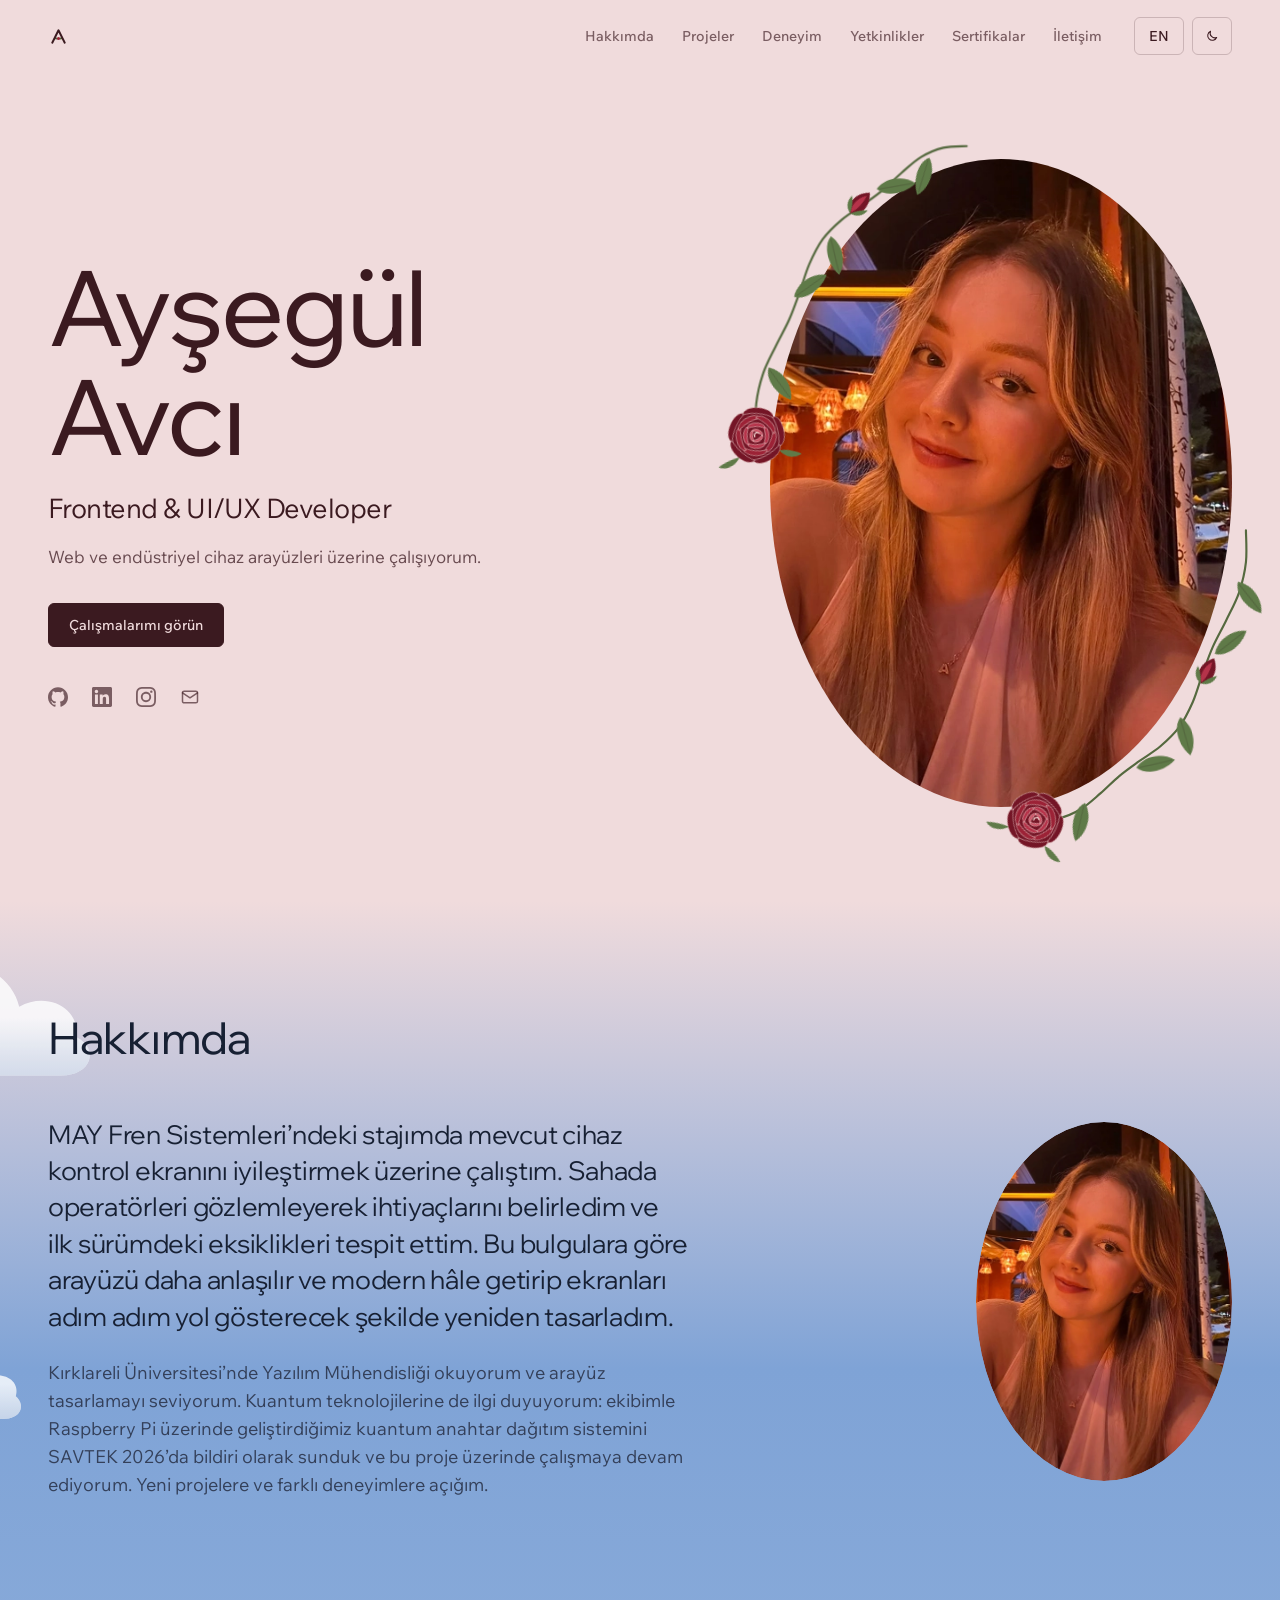
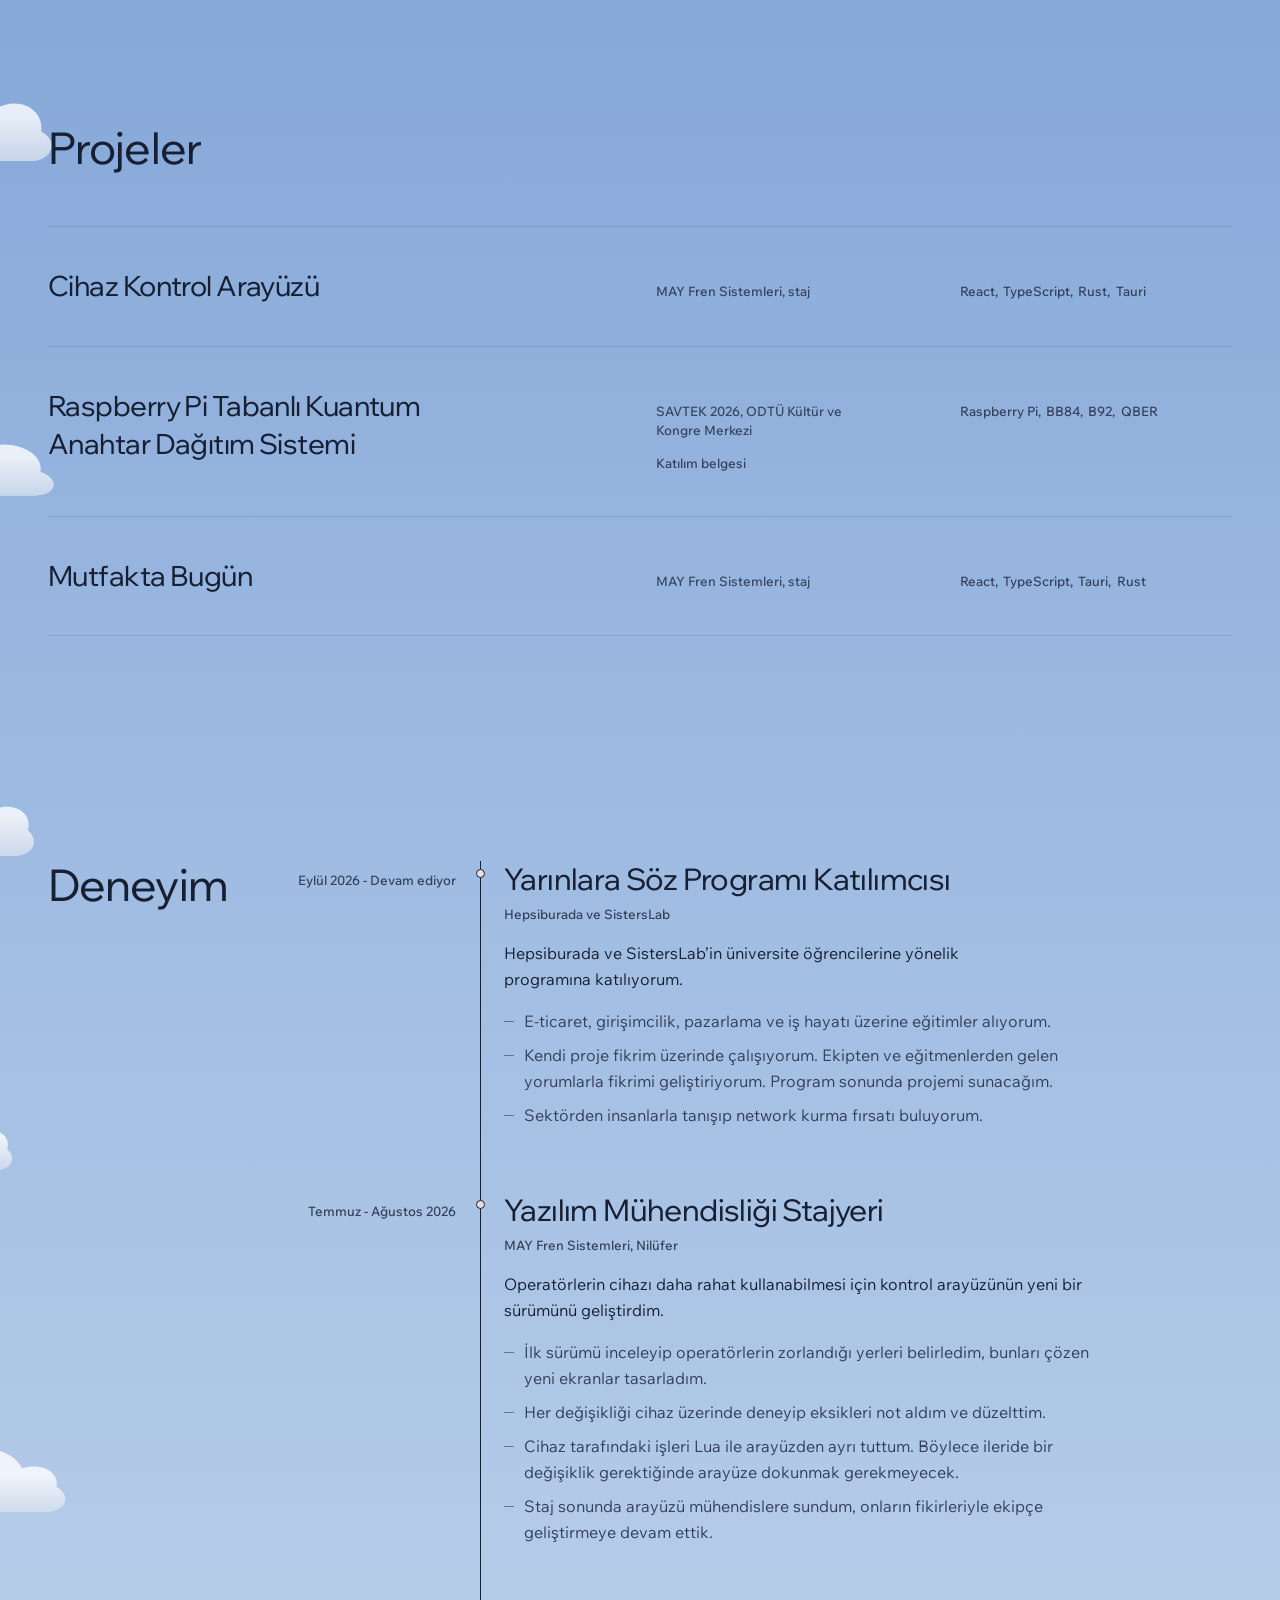
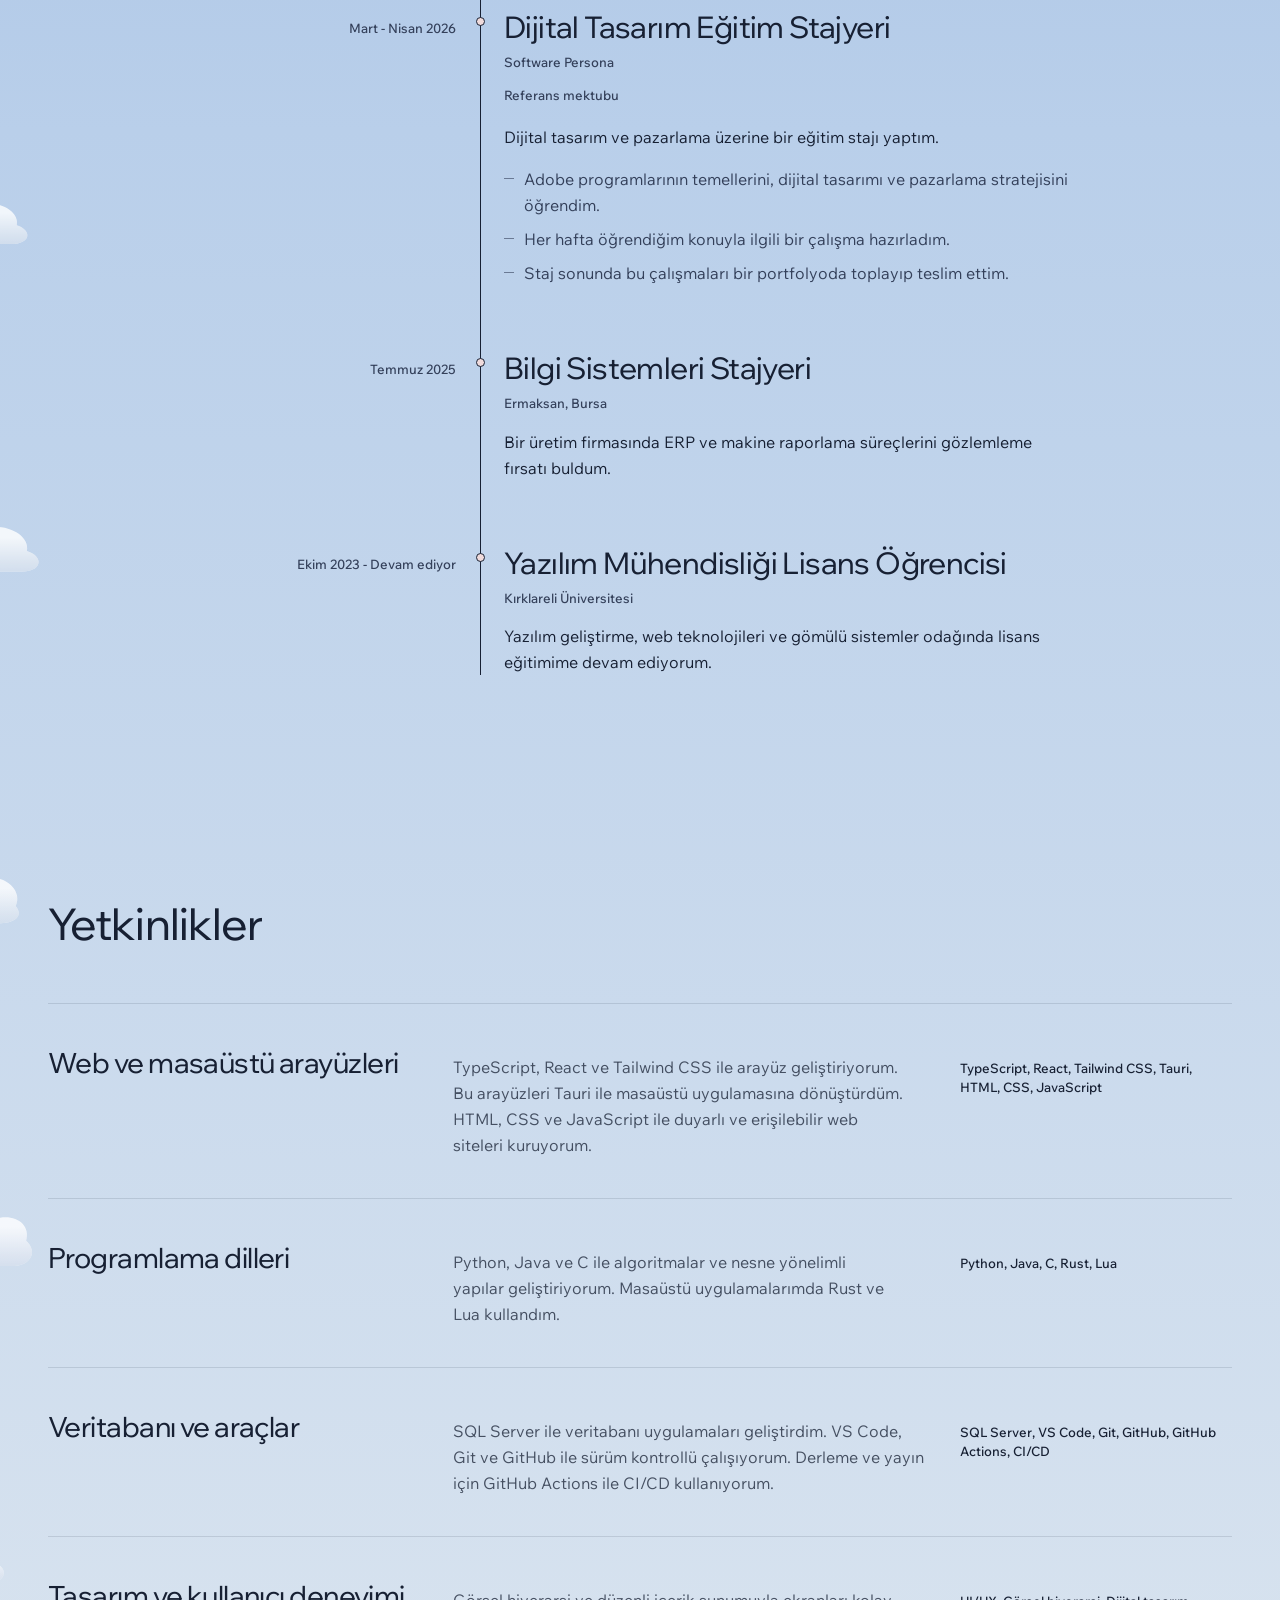
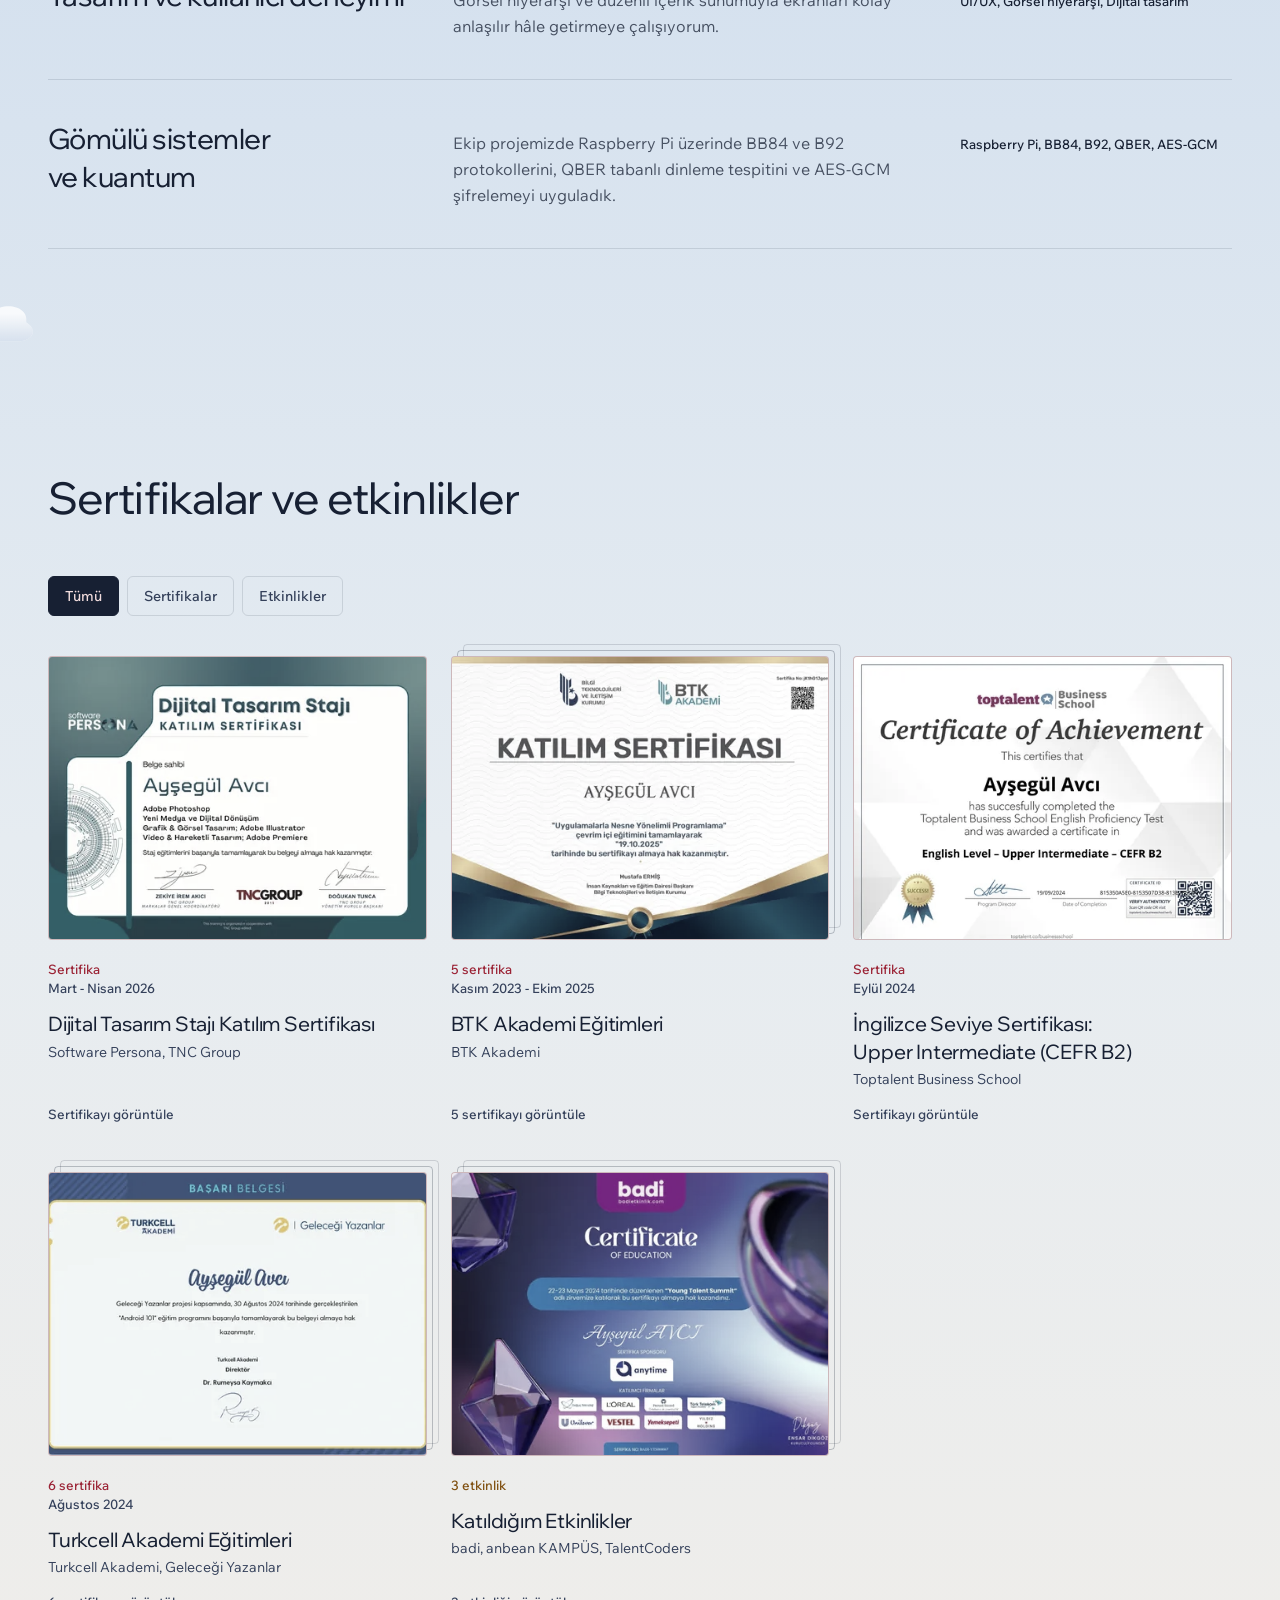
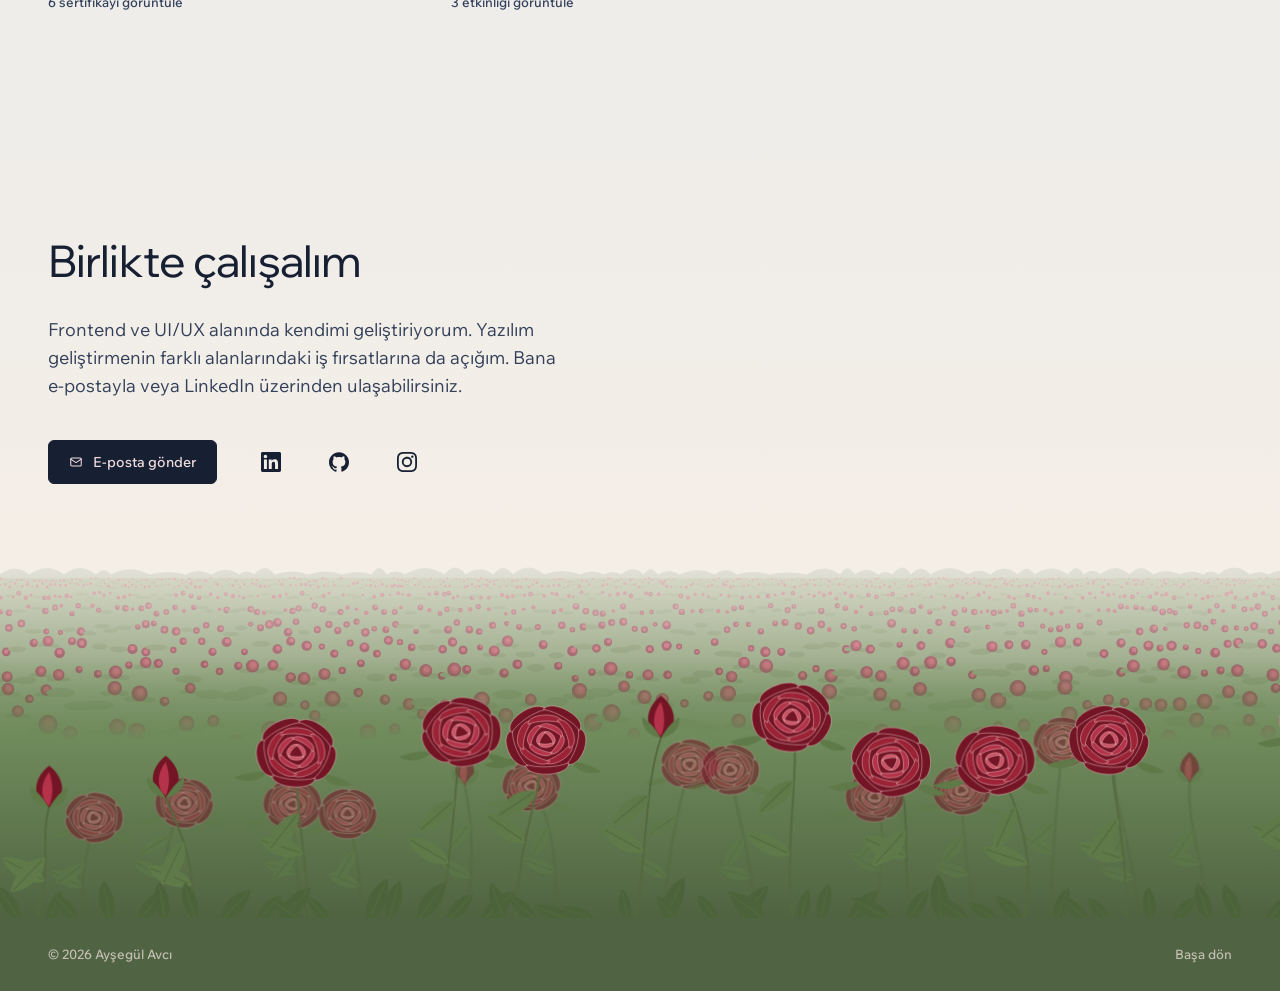
<file: index.html>
<!doctype html> <html lang="tr" data-theme="dark"> <head> <meta charset="utf-8"> <meta name="viewport" content="width=device-width,initial-scale=1"> <meta name="theme-color" content="#5e4446"> <script>!function(){var e,t=document.documentElement;t.classList.add("js");try{e=localStorage.getItem("theme")}catch(e){}"light"!==e&&"dark"!==e&&(e=matchMedia("(prefers-color-scheme: light)").matches?"light":"dark"),t.dataset.theme=e,"light"===e&&(document.querySelector('meta[name="theme-color"]').content="#f0dbdc");try{sessionStorage.getItem("name")&&t.classList.add("name-seen")}catch(e){}"visible"!==document.visibilityState&&t.classList.add("no-intro"),setTimeout(function(){window.__animReady||t.classList.remove("js")},3e3)}()</script> <title>Ayşegül Avcı | Frontend &amp; UI/UX Developer</title> <meta name="generator" content="Jekyll v4.4.1"/> <meta property="og:title" content="Ayşegül Avcı"/> <meta name="author" content="Ayşegül Avcı"/> <meta property="og:locale" content="tr_TR"/> <meta name="description" content="Ayşegül Avcı’nın web ve endüstriyel cihaz arayüzleri odaklı frontend ve UI/UX portfolyosu."/> <meta name="twitter:description" property="og:description" content="Ayşegül Avcı’nın web ve endüstriyel cihaz arayüzleri odaklı frontend ve UI/UX portfolyosu."/> <link rel="canonical" href="https://avciaysegul.github.io/"/> <meta property="og:url" content="https://avciaysegul.github.io/"/> <meta property="og:site_name" content="Ayşegül Avcı"/> <meta property="og:image" content="https://avciaysegul.github.io/assets/og-tr.jpg?v=2026-11-16"/> <meta property="og:image:height" content="630"/> <meta property="og:image:width" content="1200"/> <meta property="og:image:alt" content="Ayşegül Avcı, Frontend & UI/UX Developer"/> <meta property="og:type" content="website"/> <meta name="twitter:card" content="summary_large_image"/> <meta name="twitter:image" content="https://avciaysegul.github.io/assets/og-tr.jpg?v=2026-11-16"/> <meta name="twitter:image:alt" content="Ayşegül Avcı, Frontend & UI/UX Developer"/> <meta name="twitter:title" content="Ayşegül Avcı"/> <meta name="google-site-verification" content="LraKyjcMaXg5jQFHS7iAwMMsDhnJ6y4MmET2pUXPqsw"/> <script type="application/ld+json"> {"@context":"https://schema.org","@type":"WebSite","author":{"@type":"Person","name":"Ayşegül Avcı","url":"https://avciaysegul.github.io"},"description":"Ayşegül Avcı’nın web ve endüstriyel cihaz arayüzleri odaklı frontend ve UI/UX portfolyosu.","headline":"Ayşegül Avcı","image":{"width":1200,"height":630,"alt":"Ayşegül Avcı, Frontend & UI/UX Developer","url":"https://avciaysegul.github.io/assets/og-tr.jpg?v=2026-11-16","@type":"imageObject"},"name":"Ayşegül Avcı","sameAs":["https://www.linkedin.com/in/aysegulavci/","https://github.com/avciaysegul"],"url":"https://avciaysegul.github.io/"}</script> <script type="application/ld+json"> {
    "@context": "https://schema.org",
    "@type": "ProfilePage",
    "url": "https://avciaysegul.github.io/",
    "inLanguage": "tr",
    "mainEntity": {
      "@type": "Person",
      "@id": "https://avciaysegul.github.io/#person",
      "name": "Ayşegül Avcı",
      "alternateName": "Aysegul Avci",
      "jobTitle": "Frontend & UI/UX Developer",
      "url": "https://avciaysegul.github.io/",
      "image": "https://avciaysegul.github.io/assets/hero-aksam.webp",
      "affiliation": { "@type": "CollegeOrUniversity", "name": "Kırklareli Üniversitesi" },
      "sameAs": ["https://www.linkedin.com/in/aysegulavci/", "https://github.com/avciaysegul", "https://www.instagram.com/ayseguul.avci/"]
    }
  } </script> <link rel="alternate" hreflang="tr" href="https://avciaysegul.github.io/"> <link rel="alternate" hreflang="en" href="https://avciaysegul.github.io/en/"> <link rel="alternate" hreflang="x-default" href="https://avciaysegul.github.io/"> <link rel="icon" type="image/svg+xml" href="/assets/logo/favicon.svg?v=54672d47d8"> <link rel="preload" href="/assets/fonts/wix-madefor-text-latin.woff2" as="font" type="font/woff2" crossorigin> <link rel="preload" href="/assets/fonts/wix-madefor-display-latin.woff2" as="font" type="font/woff2" crossorigin> <link rel="preload" href="/assets/fonts/wix-madefor-text-latin-ext.woff2" as="font" type="font/woff2" crossorigin> <link rel="preload" href="/assets/fonts/wix-madefor-display-latin-ext.woff2" as="font" type="font/woff2" crossorigin> <link rel="stylesheet" href="/assets/css/main.css?v=c72196655b"> <script type="module" src="/assets/js/main.js?v=08ff2cd377"></script> </head> <body> <a class="btn btn-primary fixed top-3 left-3 z-50 -translate-y-24 focus:translate-y-0" href="#main">Ana içeriğe geç</a> <header class="site-header sticky top-0 z-40 border-b border-transparent bg-bg transition-colors duration-500" data-header> <nav class="page flex h-18 items-center justify-between gap-6" aria-label="Ana menü"> <a class="flex items-center gap-2.5 no-underline" data-home-link href="/#top" aria-label="Ayşegül Avcı ana sayfa"> <svg class="size-[21px] shrink-0" viewBox="0 0 64 64" aria-hidden="true" focusable="false" data-logo-header> <path fill="var(--rose-stem)" d="M19.33 38.33Q25.67 32.33 32 38.33Q25.67 44.33 19.33 38.33ZM44.67 38.33Q38.33 32.33 32 38.33Q38.33 44.33 44.67 38.33Z"/><path d="M13 51L32 13L51 51" fill="none" stroke="currentColor" stroke-width="6" stroke-linecap="round" stroke-linejoin="round"/><circle cx="32" cy="38.33" r="4.66" fill="var(--accent)"/> </svg> <span class="font-display text-xl font-medium tracking-[-.01em]" data-brand data-brand-dock>Ayşegül Avcı</span> </a> <button class="btn px-3 lg:hidden" type="button" data-menu-toggle aria-controls="site-menu" aria-expanded="false" aria-label="Menüyü aç" data-label-open="Menüyü aç" data-label-close="Menüyü kapat"> <span data-icon-open><svg class="size-4" viewBox="0 0 24 24" fill="none" stroke="currentColor" stroke-width="1.8" stroke-linecap="round" stroke-linejoin="round" aria-hidden="true" focusable="false"><path d="M4 7h16M4 12h16M4 17h16"/></svg> </span> <span data-icon-close hidden><svg class="size-4" viewBox="0 0 24 24" fill="none" stroke="currentColor" stroke-width="1.8" stroke-linecap="round" stroke-linejoin="round" aria-hidden="true" focusable="false"><path d="M6 6l12 12M18 6 6 18"/></svg> </span> </button> <div id="site-menu" data-menu class="absolute inset-x-0 top-full hidden flex-col gap-6 border-b border-line bg-bg px-5 py-8 data-[open=true]:flex sm:px-8 lg:static lg:flex lg:flex-row lg:items-center lg:gap-8 lg:border-0 lg:bg-transparent lg:p-0"> <ul class="relative flex flex-col gap-1 lg:flex-row lg:gap-7" data-nav-list> <li><a class="nav-link relative block py-2 text-sm font-medium text-muted no-underline hover:text-text lg:py-1" href="/#about" data-nav="about">Hakkımda</a></li> <li><a class="nav-link relative block py-2 text-sm font-medium text-muted no-underline hover:text-text lg:py-1" href="/#projects" data-nav="projects">Projeler</a></li> <li><a class="nav-link relative block py-2 text-sm font-medium text-muted no-underline hover:text-text lg:py-1" href="/#experience" data-nav="experience">Deneyim</a></li> <li><a class="nav-link relative block py-2 text-sm font-medium text-muted no-underline hover:text-text lg:py-1" href="/#skills" data-nav="skills">Yetkinlikler</a></li> <li><a class="nav-link relative block py-2 text-sm font-medium text-muted no-underline hover:text-text lg:py-1" href="/#credentials" data-nav="credentials">Sertifikalar</a></li> <li><a class="nav-link relative block py-2 text-sm font-medium text-muted no-underline hover:text-text lg:py-1" href="/#contact" data-nav="contact">İletişim</a></li> </ul> <div class="flex gap-2"> <a class="btn min-h-9 px-3.5" href="/en/" hreflang="en" lang="en" aria-label="EN, Switch to English">EN</a> <button class="btn min-h-9 px-3" type="button" data-theme-toggle aria-pressed="false" data-label-light="Açık temaya geç" data-label-dark="Koyu temaya geç" aria-label="Açık temaya geç"> <span class="hidden dark:inline"><svg class="size-3.5" viewBox="0 0 24 24" fill="none" stroke="currentColor" stroke-width="1.8" stroke-linecap="round" stroke-linejoin="round" aria-hidden="true" focusable="false"><circle cx="12" cy="12" r="4"/><path d="M12 2v2M12 20v2M4.9 4.9l1.4 1.4M17.7 17.7l1.4 1.4M2 12h2M20 12h2M4.9 19.1l1.4-1.4M17.7 6.3l1.4-1.4"/></svg> </span> <span class="dark:hidden"><svg class="size-3.5" viewBox="0 0 24 24" fill="none" stroke="currentColor" stroke-width="1.8" stroke-linecap="round" stroke-linejoin="round" aria-hidden="true" focusable="false"><path d="M20 14.5A8 8 0 0 1 9.5 4a8 8 0 1 0 10.5 10.5Z"/></svg> </span> </button> </div> </div> </nav> </header> <main id="main"> <section id="top" class="hero-cover" data-hero-section> <div class="hero-door" data-photo-home> <button class="hero-flip" type="button" aria-pressed="false" aria-label="Fotoğrafı çevir" data-photo-flip> <span class="hero-card"> <span class="hero-face"><img src="/assets/hero-aksam.webp" srcset="/assets/hero-aksam-520.webp 520w, /assets/hero-aksam.webp 970w" sizes="(width < 48rem) min(78vw, 21rem), min(51svh, 41vw, 36rem)" alt="Ayşegül Avcı, akşam ışıkları altında bir restoranda" width="970" height="1360" fetchpriority="high"></span> <span class="hero-face hero-face-back"><img data-src="/assets/hero-ev.webp" data-srcset="/assets/hero-ev-520.webp 520w, /assets/hero-ev.webp 1020w" sizes="(width < 48rem) min(78vw, 21rem), min(51svh, 41vw, 36rem)" alt="Ayşegül Avcı, evde çekilmiş bir fotoğrafta" width="1020" height="1430" fetchpriority="low" decoding="async"></span> </span> </button> <svg class="hero-rose" viewBox="0 0 970 1360" aria-hidden="true" focusable="false"> <g class="rv-vine"><path class="rv-stem" pathLength="1" style="--d:0.95s" d="M557.2 1387.1C565.4 1386.5 590.4 1387.5 606.3 1383.7C622.3 1379.9 638.2 1373.0 652.8 1364.2C667.4 1355.4 680.6 1342.5 694.0 1331.0C707.4 1319.4 719.5 1306.3 733.0 1295.1C746.5 1283.9 760.5 1274.2 774.9 1263.8C789.3 1253.4 805.4 1244.5 819.4 1232.6C833.4 1220.6 847.7 1207.5 859.1 1191.9C870.4 1176.3 879.4 1157.6 887.6 1139.0C895.7 1120.4 900.9 1099.5 907.9 1080.2C915.0 1060.8 921.5 1041.7 929.8 1023.0C938.1 1004.3 948.5 986.7 957.6 967.9C966.7 949.0 977.5 930.2 984.4 909.9C991.3 889.6 996.5 867.9 998.9 846.2C1001.3 824.4 998.9 790.5 998.9 779.4"/> <g transform="translate(981.6 887.3) rotate(62.4) scale(1.7)"><g class="rv-pop rv-leafg" style="--d:3.04s"><g class="rv-sway" style="--s:2.16s"><path class="rv-leaf" d="M0 0C10-14 32-18 48-8 34 6 12 10 0 0Z"/><path class="rv-vein" d="M4 0C18-3 30-5 44-8"/></g></g></g> <g transform="translate(933.6 1039.2) rotate(332.9) scale(1.7)"><g class="rv-pop rv-leafg" style="--d:2.64s"><g class="rv-sway" style="--s:1.49s"><path class="rv-leaf" d="M0 0C10-14 32-18 48-8 34 6 12 10 0 0Z"/><path class="rv-vein" d="M4 0C18-3 30-5 44-8"/></g></g></g> <g transform="translate(861.3 1171.7) rotate(84.6) scale(1.7)"><g class="rv-pop rv-leafg" style="--d:2.24s"><g class="rv-sway" style="--s:0.81s"><path class="rv-leaf" d="M0 0C10-14 32-18 48-8 34 6 12 10 0 0Z"/><path class="rv-vein" d="M4 0C18-3 30-5 44-8"/></g></g></g> <g transform="translate(768.9 1277.7) rotate(358.0) scale(1.7)"><g class="rv-pop rv-leafg" style="--d:1.85s"><g class="rv-sway" style="--s:0.14s"><path class="rv-leaf" d="M0 0C10-14 32-18 48-8 34 6 12 10 0 0Z"/><path class="rv-vein" d="M4 0C18-3 30-5 44-8"/></g></g></g> <g transform="translate(661.1 1351.6) rotate(113.6) scale(1.7)"><g class="rv-pop rv-leafg" style="--d:1.45s"><g class="rv-sway" style="--s:2.47s"><path class="rv-leaf" d="M0 0C10-14 32-18 48-8 34 6 12 10 0 0Z"/><path class="rv-vein" d="M4 0C18-3 30-5 44-8"/></g></g></g> <g transform="translate(904.2 1100.9) rotate(27.9) scale(1.5)"><g class="rv-pop rv-budg" style="--d:2.46s"><g class="rv-sway" style="--s:1.19s"><path class="rv-p1" d="M0 0C-13-7-15-26 0-40 15-26 13-7 0 0Z"/><path class="rv-p3" d="M0-2C-7-8-8-22 0-34 3-24 4-12 0-2Z"/><path class="rv-sepalf" d="M0 0C-10-2-16-10-15-20-8-14-4-8 0 0ZM0 0C10-2 16-10 15-20 8-14 4-8 0 0Z"/></g></g></g> <g transform="translate(557.2 1387.1) rotate(25.4) scale(1.7)"><g class="rv-pop rv-bloomg" style="--d:0.60s"><g class="rv-sway" style="--s:1.02s"><circle class="rv-p1" r="31"/><path class="rv-p1 rv-edge" transform="translate(24.0 0.0) rotate(90.0)" d="M-19 0C-19 -14.4 19 -14.4 19 0C8.6 -4.5 -8.6 -4.5 -19 0Z"/><path class="rv-p1 rv-edge" transform="translate(7.4 22.8) rotate(162.0)" d="M-19 0C-19 -14.4 19 -14.4 19 0C8.6 -4.5 -8.6 -4.5 -19 0Z"/><path class="rv-p1 rv-edge" transform="translate(-19.4 14.1) rotate(234.0)" d="M-19 0C-19 -14.4 19 -14.4 19 0C8.6 -4.5 -8.6 -4.5 -19 0Z"/><path class="rv-p1 rv-edge" transform="translate(-19.4 -14.1) rotate(306.0)" d="M-19 0C-19 -14.4 19 -14.4 19 0C8.6 -4.5 -8.6 -4.5 -19 0Z"/><path class="rv-p1 rv-edge" transform="translate(7.4 -22.8) rotate(378.0)" d="M-19 0C-19 -14.4 19 -14.4 19 0C8.6 -4.5 -8.6 -4.5 -19 0Z"/><path class="rv-p2 rv-edge" transform="translate(12.9 9.4) rotate(126.0)" d="M-15 0C-15 -11.7 15 -11.7 15 0C6.8 -3.6 -6.8 -3.6 -15 0Z"/><path class="rv-p2 rv-edge" transform="translate(-4.9 15.2) rotate(198.0)" d="M-15 0C-15 -11.7 15 -11.7 15 0C6.8 -3.6 -6.8 -3.6 -15 0Z"/><path class="rv-p2 rv-edge" transform="translate(-16.0 0.0) rotate(270.0)" d="M-15 0C-15 -11.7 15 -11.7 15 0C6.8 -3.6 -6.8 -3.6 -15 0Z"/><path class="rv-p2 rv-edge" transform="translate(-4.9 -15.2) rotate(342.0)" d="M-15 0C-15 -11.7 15 -11.7 15 0C6.8 -3.6 -6.8 -3.6 -15 0Z"/><path class="rv-p2 rv-edge" transform="translate(12.9 -9.4) rotate(414.0)" d="M-15 0C-15 -11.7 15 -11.7 15 0C6.8 -3.6 -6.8 -3.6 -15 0Z"/><path class="rv-p3 rv-edge" transform="translate(8.8 1.9) rotate(102.0)" d="M-11 0C-11 -9.0 11 -9.0 11 0C5.0 -2.8 -5.0 -2.8 -11 0Z"/><path class="rv-p3 rv-edge" transform="translate(-1.9 8.8) rotate(192.0)" d="M-11 0C-11 -9.0 11 -9.0 11 0C5.0 -2.8 -5.0 -2.8 -11 0Z"/><path class="rv-p3 rv-edge" transform="translate(-8.8 -1.9) rotate(282.0)" d="M-11 0C-11 -9.0 11 -9.0 11 0C5.0 -2.8 -5.0 -2.8 -11 0Z"/><path class="rv-p3 rv-edge" transform="translate(1.9 -8.8) rotate(372.0)" d="M-11 0C-11 -9.0 11 -9.0 11 0C5.0 -2.8 -5.0 -2.8 -11 0Z"/><path class="rv-p4 rv-edge" transform="translate(1.0 2.8) rotate(160.0)" d="M-7 0C-7 -6.3 7 -6.3 7 0C3.1 -2.0 -3.1 -2.0 -7 0Z"/><path class="rv-p4 rv-edge" transform="translate(-3.0 -0.5) rotate(280.0)" d="M-7 0C-7 -6.3 7 -6.3 7 0C3.1 -2.0 -3.1 -2.0 -7 0Z"/><path class="rv-p4 rv-edge" transform="translate(1.9 -2.3) rotate(400.0)" d="M-7 0C-7 -6.3 7 -6.3 7 0C3.1 -2.0 -3.1 -2.0 -7 0Z"/><path class="rv-curl" d="M-2 1C-3-3 2-5 4-2"/><path class="rv-sepalf" d="M-26 22C-34 32-46 34-54 28-44 24-34 21-26 22ZM24 24C30 35 42 38 50 34 42 28 32 24 24 24Z"/></g></g></g></g> <g class="rv-vine"><path class="rv-stem" pathLength="1" style="--d:1.25s" d="M-28.9 580.6C-28.9 569.5 -31.3 535.6 -28.9 513.8C-26.5 492.1 -21.3 470.4 -14.4 450.1C-7.5 429.8 3.3 411.0 12.4 392.1C21.5 373.3 31.9 355.7 40.2 337.0C48.5 318.3 55.0 299.2 62.1 279.8C69.1 260.5 74.3 239.6 82.4 221.0C90.6 202.4 99.6 183.7 110.9 168.1C122.3 152.5 136.6 139.4 150.6 127.4C164.6 115.5 180.7 106.6 195.1 96.2C209.5 85.8 223.5 76.1 237.0 64.9C250.5 53.7 262.6 40.6 276.0 29.0C289.4 17.5 302.6 4.6 317.2 -4.2C331.8 -13.0 347.7 -19.9 363.7 -23.7C379.6 -27.5 404.6 -26.5 412.8 -27.1"/> <g transform="translate(334.3 -3.2) rotate(117.3) scale(1.7)"><g class="rv-pop rv-leafg" style="--d:3.34s"><g class="rv-sway" style="--s:2.67s"><path class="rv-leaf" d="M0 0C10-14 32-18 48-8 34 6 12 10 0 0Z"/><path class="rv-vein" d="M4 0C18-3 30-5 44-8"/></g></g></g> <g transform="translate(223.9 62.9) rotate(1.3) scale(1.7)"><g class="rv-pop rv-leafg" style="--d:2.94s"><g class="rv-sway" style="--s:2.00s"><path class="rv-leaf" d="M0 0C10-14 32-18 48-8 34 6 12 10 0 0Z"/><path class="rv-vein" d="M4 0C18-3 30-5 44-8"/></g></g></g> <g transform="translate(127.6 162.3) rotate(87.4) scale(1.7)"><g class="rv-pop rv-leafg" style="--d:2.54s"><g class="rv-sway" style="--s:1.32s"><path class="rv-leaf" d="M0 0C10-14 32-18 48-8 34 6 12 10 0 0Z"/><path class="rv-vein" d="M4 0C18-3 30-5 44-8"/></g></g></g> <g transform="translate(50.5 289.5) rotate(-24.6) scale(1.7)"><g class="rv-pop rv-leafg" style="--d:2.15s"><g class="rv-sway" style="--s:0.65s"><path class="rv-leaf" d="M0 0C10-14 32-18 48-8 34 6 12 10 0 0Z"/><path class="rv-vein" d="M4 0C18-3 30-5 44-8"/></g></g></g> <g transform="translate(-3.2 437.7) rotate(64.7) scale(1.7)"><g class="rv-pop rv-leafg" style="--d:1.75s"><g class="rv-sway" style="--s:2.98s"><path class="rv-leaf" d="M0 0C10-14 32-18 48-8 34 6 12 10 0 0Z"/><path class="rv-vein" d="M4 0C18-3 30-5 44-8"/></g></g></g> <g transform="translate(168.3 114.3) rotate(-316.7) scale(1.5)"><g class="rv-pop rv-budg" style="--d:2.72s"><g class="rv-sway" style="--s:1.62s"><path class="rv-p1" d="M0 0C-13-7-15-26 0-40 15-26 13-7 0 0Z"/><path class="rv-p3" d="M0-2C-7-8-8-22 0-34 3-24 4-12 0-2Z"/><path class="rv-sepalf" d="M0 0C-10-2-16-10-15-20-8-14-4-8 0 0ZM0 0C10-2 16-10 15-20 8-14 4-8 0 0Z"/></g></g></g> <g transform="translate(-28.9 580.6) rotate(-12.6) scale(1.7)"><g class="rv-pop rv-bloomg" style="--d:0.90s"><g class="rv-sway" style="--s:1.53s"><circle class="rv-p1" r="31"/><path class="rv-p1 rv-edge" transform="translate(24.0 0.0) rotate(90.0)" d="M-19 0C-19 -14.4 19 -14.4 19 0C8.6 -4.5 -8.6 -4.5 -19 0Z"/><path class="rv-p1 rv-edge" transform="translate(7.4 22.8) rotate(162.0)" d="M-19 0C-19 -14.4 19 -14.4 19 0C8.6 -4.5 -8.6 -4.5 -19 0Z"/><path class="rv-p1 rv-edge" transform="translate(-19.4 14.1) rotate(234.0)" d="M-19 0C-19 -14.4 19 -14.4 19 0C8.6 -4.5 -8.6 -4.5 -19 0Z"/><path class="rv-p1 rv-edge" transform="translate(-19.4 -14.1) rotate(306.0)" d="M-19 0C-19 -14.4 19 -14.4 19 0C8.6 -4.5 -8.6 -4.5 -19 0Z"/><path class="rv-p1 rv-edge" transform="translate(7.4 -22.8) rotate(378.0)" d="M-19 0C-19 -14.4 19 -14.4 19 0C8.6 -4.5 -8.6 -4.5 -19 0Z"/><path class="rv-p2 rv-edge" transform="translate(12.9 9.4) rotate(126.0)" d="M-15 0C-15 -11.7 15 -11.7 15 0C6.8 -3.6 -6.8 -3.6 -15 0Z"/><path class="rv-p2 rv-edge" transform="translate(-4.9 15.2) rotate(198.0)" d="M-15 0C-15 -11.7 15 -11.7 15 0C6.8 -3.6 -6.8 -3.6 -15 0Z"/><path class="rv-p2 rv-edge" transform="translate(-16.0 0.0) rotate(270.0)" d="M-15 0C-15 -11.7 15 -11.7 15 0C6.8 -3.6 -6.8 -3.6 -15 0Z"/><path class="rv-p2 rv-edge" transform="translate(-4.9 -15.2) rotate(342.0)" d="M-15 0C-15 -11.7 15 -11.7 15 0C6.8 -3.6 -6.8 -3.6 -15 0Z"/><path class="rv-p2 rv-edge" transform="translate(12.9 -9.4) rotate(414.0)" d="M-15 0C-15 -11.7 15 -11.7 15 0C6.8 -3.6 -6.8 -3.6 -15 0Z"/><path class="rv-p3 rv-edge" transform="translate(8.8 1.9) rotate(102.0)" d="M-11 0C-11 -9.0 11 -9.0 11 0C5.0 -2.8 -5.0 -2.8 -11 0Z"/><path class="rv-p3 rv-edge" transform="translate(-1.9 8.8) rotate(192.0)" d="M-11 0C-11 -9.0 11 -9.0 11 0C5.0 -2.8 -5.0 -2.8 -11 0Z"/><path class="rv-p3 rv-edge" transform="translate(-8.8 -1.9) rotate(282.0)" d="M-11 0C-11 -9.0 11 -9.0 11 0C5.0 -2.8 -5.0 -2.8 -11 0Z"/><path class="rv-p3 rv-edge" transform="translate(1.9 -8.8) rotate(372.0)" d="M-11 0C-11 -9.0 11 -9.0 11 0C5.0 -2.8 -5.0 -2.8 -11 0Z"/><path class="rv-p4 rv-edge" transform="translate(1.0 2.8) rotate(160.0)" d="M-7 0C-7 -6.3 7 -6.3 7 0C3.1 -2.0 -3.1 -2.0 -7 0Z"/><path class="rv-p4 rv-edge" transform="translate(-3.0 -0.5) rotate(280.0)" d="M-7 0C-7 -6.3 7 -6.3 7 0C3.1 -2.0 -3.1 -2.0 -7 0Z"/><path class="rv-p4 rv-edge" transform="translate(1.9 -2.3) rotate(400.0)" d="M-7 0C-7 -6.3 7 -6.3 7 0C3.1 -2.0 -3.1 -2.0 -7 0Z"/><path class="rv-curl" d="M-2 1C-3-3 2-5 4-2"/><path class="rv-sepalf" d="M-26 22C-34 32-46 34-54 28-44 24-34 21-26 22ZM24 24C30 35 42 38 50 34 42 28 32 24 24 24Z"/></g></g></g></g> </svg> </div> <div class="page hero-cover-text"> <h1 class="hero-cover-name" data-hero-name data-assemble aria-label="Ayşegül Avcı"><span class="line"><span>Ayşegül</span></span> <span class="line"><span class="hero-red">Avcı</span></span></h1> <p class="hero-cover-role">Frontend & UI/UX Developer</p> <p class="hero-cover-intro">Web ve endüstriyel cihaz arayüzleri üzerine çalışıyorum.</p> <a class="btn hero-cover-cta" href="#projects">Çalışmalarımı görün</a> <ul class="hero-cover-links" aria-label="İletişim bağlantıları"> <li><a class="brand-hover inline-flex items-center" href="https://github.com/avciaysegul" target="_blank" rel="noopener noreferrer" aria-label="GitHub" title="GitHub"><svg class="size-5 shrink-0" viewBox="0 0 24 24" fill="none" stroke="currentColor" stroke-width="1.8" stroke-linecap="round" stroke-linejoin="round" aria-hidden="true" focusable="false"><path fill="currentColor" stroke="none" d="M12 .297c-6.63 0-12 5.373-12 12 0 5.303 3.438 9.8 8.205 11.385.6.113.82-.258.82-.577 0-.285-.01-1.04-.015-2.04-3.338.724-4.042-1.61-4.042-1.61C4.422 18.07 3.633 17.7 3.633 17.7c-1.087-.744.084-.729.084-.729 1.205.084 1.838 1.236 1.838 1.236 1.07 1.835 2.809 1.305 3.495.998.108-.776.417-1.305.76-1.605-2.665-.3-5.466-1.332-5.466-5.93 0-1.31.465-2.38 1.235-3.22-.135-.303-.54-1.523.105-3.176 0 0 1.005-.322 3.3 1.23.96-.267 1.98-.399 3-.405 1.02.006 2.04.138 3 .405 2.28-1.552 3.285-1.23 3.285-1.23.645 1.653.24 2.873.12 3.176.765.84 1.23 1.91 1.23 3.22 0 4.61-2.805 5.625-5.475 5.92.42.36.81 1.096.81 2.22 0 1.606-.015 2.896-.015 3.286 0 .315.21.69.825.57C20.565 22.092 24 17.592 24 12.297c0-6.627-5.373-12-12-12"/></svg> </a></li> <li><a class="brand-hover inline-flex items-center" style="--brand:#0a66c2" href="https://www.linkedin.com/in/aysegulavci/" target="_blank" rel="noopener noreferrer" aria-label="LinkedIn" title="LinkedIn"><svg class="size-5 shrink-0" viewBox="0 0 24 24" fill="none" stroke="currentColor" stroke-width="1.8" stroke-linecap="round" stroke-linejoin="round" aria-hidden="true" focusable="false"><path fill="currentColor" stroke="none" d="M20.447 20.452h-3.554v-5.569c0-1.328-.027-3.037-1.852-3.037-1.853 0-2.136 1.445-2.136 2.939v5.667H9.351V9h3.414v1.561h.046c.477-.9 1.637-1.85 3.37-1.85 3.601 0 4.267 2.37 4.267 5.455v6.286zM5.337 7.433c-1.144 0-2.063-.926-2.063-2.065 0-1.138.92-2.063 2.063-2.063 1.14 0 2.064.925 2.064 2.063 0 1.139-.925 2.065-2.064 2.065zm1.782 13.019H3.555V9h3.564v11.452zM22.225 0H1.771C.792 0 0 .774 0 1.729v20.542C0 23.227.792 24 1.771 24h20.451C23.2 24 24 23.227 24 22.271V1.729C24 .774 23.2 0 22.222 0h.003z"/></svg> </a></li> <li><a class="brand-hover inline-flex items-center" style="--brand:#e4405f" href="https://www.instagram.com/ayseguul.avci/" target="_blank" rel="noopener noreferrer" aria-label="Instagram" title="Instagram"><svg class="size-5 shrink-0" viewBox="0 0 24 24" fill="none" stroke="currentColor" stroke-width="1.8" stroke-linecap="round" stroke-linejoin="round" aria-hidden="true" focusable="false"><path fill="currentColor" stroke="none" d="M7.0301.084c-1.2768.0602-2.1487.264-2.911.5634-.7888.3075-1.4575.72-2.1228 1.3877-.6652.6677-1.075 1.3368-1.3802 2.127-.2954.7638-.4956 1.6365-.552 2.914-.0564 1.2775-.0689 1.6882-.0626 4.947.0062 3.2586.0206 3.6671.0825 4.9473.061 1.2765.264 2.1482.5635 2.9107.308.7889.72 1.4573 1.388 2.1228.6679.6655 1.3365 1.0743 2.1285 1.38.7632.295 1.6361.4961 2.9134.552 1.2773.056 1.6884.069 4.9462.0627 3.2578-.0062 3.668-.0207 4.9478-.0814 1.28-.0607 2.147-.2652 2.9098-.5633.7889-.3086 1.4578-.72 2.1228-1.3881.665-.6682 1.0745-1.3378 1.3795-2.1284.2957-.7632.4966-1.636.552-2.9124.056-1.2809.0692-1.6898.063-4.948-.0063-3.2583-.021-3.6668-.0817-4.9465-.0607-1.2797-.264-2.1487-.5633-2.9117-.3084-.7889-.72-1.4568-1.3876-2.1228C21.2982 1.33 20.628.9208 19.8378.6165 19.074.321 18.2017.1197 16.9244.0645 15.6471.0093 15.236-.005 11.977.0014 8.718.0076 8.31.0215 7.0301.0839m.1402 21.6932c-1.17-.0509-1.8053-.2453-2.2287-.408-.5606-.216-.96-.4771-1.3819-.895-.422-.4178-.6811-.8186-.9-1.378-.1644-.4234-.3624-1.058-.4171-2.228-.0595-1.2645-.072-1.6442-.079-4.848-.007-3.2037.0053-3.583.0607-4.848.05-1.169.2456-1.805.408-2.2282.216-.5613.4762-.96.895-1.3816.4188-.4217.8184-.6814 1.3783-.9003.423-.1651 1.0575-.3614 2.227-.4171 1.2655-.06 1.6447-.072 4.848-.079 3.2033-.007 3.5835.005 4.8495.0608 1.169.0508 1.8053.2445 2.228.408.5608.216.96.4754 1.3816.895.4217.4194.6816.8176.9005 1.3787.1653.4217.3617 1.056.4169 2.2263.0602 1.2655.0739 1.645.0796 4.848.0058 3.203-.0055 3.5834-.061 4.848-.051 1.17-.245 1.8055-.408 2.2294-.216.5604-.4763.96-.8954 1.3814-.419.4215-.8181.6811-1.3783.9-.4224.1649-1.0577.3617-2.2262.4174-1.2656.0595-1.6448.072-4.8493.079-3.2045.007-3.5825-.006-4.848-.0608M16.953 5.5864A1.44 1.44 0 1 0 18.39 4.144a1.44 1.44 0 0 0-1.437 1.4424M5.8385 12.012c.0067 3.4032 2.7706 6.1557 6.173 6.1493 3.4026-.0065 6.157-2.7701 6.1506-6.1733-.0065-3.4032-2.771-6.1565-6.174-6.1498-3.403.0067-6.156 2.771-6.1496 6.1738M8 12.0077a4 4 0 1 1 4.008 3.9921A3.9996 3.9996 0 0 1 8 12.0077"/></svg> </a></li> <li><a class="brand-hover inline-flex items-center" href="mailto:aysegulavci2025@gmail.com" aria-label="E-posta" title="E-posta"><svg class="size-5 shrink-0" viewBox="0 0 24 24" fill="none" stroke="currentColor" stroke-width="1.8" stroke-linecap="round" stroke-linejoin="round" aria-hidden="true" focusable="false"><rect x="3" y="5" width="18" height="14" rx="2"/><path d="m3 7 9 6 9-6"/></svg> </a></li> </ul> </div> </section> <div class="sky-scene" data-sky> <section id="about" class="section"> <div class="page"> <div class="mb-10 max-w-4xl sm:mb-12"> <h2 class="section-title pb-[.14em]">Hakkımda</h2> </div> <div class="about-body"> <div class="grid gap-6"> <p class="max-w-[40rem] font-display text-xl leading-[1.45] tracking-[-.01em] sm:text-[1.625rem] sm:leading-[1.4]">MAY Fren Sistemleri’ndeki stajımda mevcut cihaz kontrol ekranını iyileştirmek üzerine çalıştım. Sahada operatörleri gözlemleyerek ihtiyaçlarını belirledim ve ilk sürümdeki eksiklikleri tespit ettim. Bu bulgulara göre arayüzü daha anlaşılır ve modern hâle getirip ekranları adım adım yol gösterecek şekilde yeniden tasarladım.</p> <p class="max-w-[40rem] text-lg text-muted">Kırklareli Üniversitesi’nde Yazılım Mühendisliği okuyorum ve arayüz tasarlamayı seviyorum. Kuantum teknolojilerine de ilgi duyuyorum: ekibimle Raspberry Pi üzerinde geliştirdiğimiz kuantum anahtar dağıtım sistemini SAVTEK 2026’da bildiri olarak sunduk ve bu proje üzerinde çalışmaya devam ediyorum. Yeni projelere ve farklı deneyimlere açığım.</p> </div> <div class="about-photo" data-photo-slot> <button class="hero-flip" type="button" aria-pressed="false" aria-label="Fotoğrafı çevir" data-photo-flip> <span class="hero-card"> <span class="hero-face"><img src="/assets/hero-aksam-520.webp" alt="Ayşegül Avcı, akşam ışıkları altında bir restoranda" width="520" height="729" loading="lazy"></span> <span class="hero-face hero-face-back"><img data-src="/assets/hero-ev-520.webp" alt="Ayşegül Avcı, evde çekilmiş bir fotoğrafta" width="520" height="729" decoding="async"></span> </span> </button> </div> </div> </div> </section> <section id="projects" class="section"> <div class="page"> <div class="mb-10 max-w-4xl sm:mb-12"> <h2 class="section-title pb-[.14em]">Projeler</h2> </div> <ul class="border-t border-line"> <li class="row border-b border-line"> <div class="row-body grid gap-3 py-8 sm:py-10 lg:grid-cols-12 lg:items-baseline lg:gap-8"> <h3 class="text-2xl leading-snug tracking-[-.02em] sm:text-[1.75rem] lg:col-span-6"> <a class="stretched text-left no-underline" href="/projects/device-control-interface.html">Cihaz Kontrol Arayüzü</a> </h3> <div class="lg:col-span-3"><p class="meta opacity-75">MAY Fren Sistemleri, staj</p> </div> <div class="flex items-center justify-between gap-4 lg:col-span-3"> <ul class="flex flex-wrap gap-y-1"><li class="tag" lang="en">React</li><li class="tag" lang="en">TypeScript</li><li class="tag" lang="en">Rust</li><li class="tag" lang="en">Tauri</li></ul> </div> </div> </li> <li class="row border-b border-line"> <div class="row-body grid gap-3 py-8 sm:py-10 lg:grid-cols-12 lg:items-baseline lg:gap-8"> <h3 class="text-2xl leading-snug tracking-[-.02em] sm:text-[1.75rem] lg:col-span-6"> <a class="stretched text-left no-underline" href="/projects/quantum-key-distribution.html">Raspberry Pi Tabanlı Kuantum Anahtar Dağıtım Sistemi</a> </h3> <div class="lg:col-span-3"><p class="meta opacity-75">SAVTEK 2026, ODTÜ Kültür ve Kongre Merkezi</p> <button class="meta relative z-[2] mt-0.5 -mb-2.5 inline-flex min-h-11 cursor-pointer items-center gap-1 text-left text-muted hover:text-text" type="button" data-modal-open="reference-qkd" aria-haspopup="dialog"> <span class="link-underline">Katılım belgesi</span> </button> </div> <div class="flex items-center justify-between gap-4 lg:col-span-3"> <ul class="flex flex-wrap gap-y-1"><li class="tag" lang="en">Raspberry Pi</li><li class="tag" lang="en">BB84</li><li class="tag" lang="en">B92</li><li class="tag" lang="en">QBER</li></ul> </div> </div> </li> <li class="row border-b border-line"> <div class="row-body grid gap-3 py-8 sm:py-10 lg:grid-cols-12 lg:items-baseline lg:gap-8"> <h3 class="text-2xl leading-snug tracking-[-.02em] sm:text-[1.75rem] lg:col-span-6"> <button class="stretched text-left" type="button" data-modal-open="project-mutfakta-bugun" aria-haspopup="dialog">Mutfakta Bugün</button> </h3> <div class="lg:col-span-3"><p class="meta opacity-75">MAY Fren Sistemleri, staj</p> </div> <div class="flex items-center justify-between gap-4 lg:col-span-3"> <ul class="flex flex-wrap gap-y-1"><li class="tag" lang="en">React</li><li class="tag" lang="en">TypeScript</li><li class="tag" lang="en">Tauri</li><li class="tag" lang="en">Rust</li></ul> </div> </div> </li> </ul> <dialog id="reference-qkd" class="modal modal-wide" aria-labelledby="reference-qkd-title" data-modal> <div class="flex max-h-[inherit] flex-col"> <header class="flex items-start justify-between gap-4 border-b border-line p-6 sm:p-8"> <div><p class="meta text-accent">SAVTEK 2026</p> <h3 id="reference-qkd-title" class="mt-2 text-3xl tracking-[-.02em]">Katılım belgesi</h3> </div> <button class="btn shrink-0 px-3" type="button" data-modal-close aria-label="Kapat"><svg class="size-4" viewBox="0 0 24 24" fill="none" stroke="currentColor" stroke-width="1.8" stroke-linecap="round" stroke-linejoin="round" aria-hidden="true" focusable="false"><path d="M6 6l12 12M18 6 6 18"/></svg> </button> </header> <div class="overflow-y-auto p-6 sm:p-8"> <img class="mx-auto w-full max-w-2xl rounded-sm border border-line bg-white" src="/assets/savtek-2026-acceptance.webp" alt="Katılım belgesi: SAVTEK 2026" width="1272" height="894" loading="lazy" decoding="async"> </div> </div> </dialog> <dialog id="project-mutfakta-bugun" class="modal modal-wide" aria-labelledby="project-mutfakta-bugun-title" data-modal> <div class="flex max-h-[inherit] flex-col"> <header class="flex items-start justify-between gap-4 border-b border-line p-6 sm:p-8"> <div><p class="meta text-accent">MAY Fren Sistemleri, staj</p> <h3 id="project-mutfakta-bugun-title" class="mt-2 text-3xl tracking-[-.02em]">Mutfakta Bugün</h3> </div> <button class="btn shrink-0 px-3" type="button" data-modal-close aria-label="Kapat"><svg class="size-4" viewBox="0 0 24 24" fill="none" stroke="currentColor" stroke-width="1.8" stroke-linecap="round" stroke-linejoin="round" aria-hidden="true" focusable="false"><path d="M6 6l12 12M18 6 6 18"/></svg> </button> </header> <div class="overflow-y-auto p-6 sm:p-8"> <div class="mb-10" data-slider> <div class="aspect-[35/18] overflow-hidden rounded-sm border border-line bg-surface-2 select-none" data-slider-viewport> <ul class="flex h-full transition-transform duration-500 ease-out-expo" data-slider-track> <li class="size-full shrink-0" role="group" aria-roledescription="slide" aria-label="1 / 5" data-slide> <img class="size-full object-cover object-top" src="/assets/projects/mutfakta-bugun-home.webp" alt="Ana sayfa: tarif arama ve 22 tarif" width="1400" height="720" loading="lazy" decoding="async" draggable="false"> </li> <li class="size-full shrink-0" role="group" aria-roledescription="slide" aria-label="2 / 5" data-slide> <img class="size-full object-cover object-top" src="/assets/projects/mutfakta-bugun-recipes.webp" alt="Kategorilere göre tarif kartları" width="1400" height="720" loading="lazy" decoding="async" draggable="false"> </li> <li class="size-full shrink-0" role="group" aria-roledescription="slide" aria-label="3 / 5" data-slide> <img class="size-full object-cover object-top" src="/assets/projects/mutfakta-bugun-question.webp" alt="Senaryonun sorusu: 2 salatalık gerekiyor, elinizde kaç tane var?" width="1400" height="720" loading="lazy" decoding="async" draggable="false"> </li> <li class="size-full shrink-0" role="group" aria-roledescription="slide" aria-label="4 / 5" data-slide> <img class="size-full object-cover object-top" src="/assets/projects/mutfakta-bugun-step.webp" alt="Miktarları içeren tarif adımı ve ilerleme çubuğu" width="1400" height="720" loading="lazy" decoding="async" draggable="false"> </li> <li class="size-full shrink-0" role="group" aria-roledescription="slide" aria-label="5 / 5" data-slide> <img class="size-full object-cover object-top" src="/assets/projects/mutfakta-bugun-adjust.webp" alt="Son ayar adımı: limon ve tuzu tadarak ayarlama" width="1400" height="720" loading="lazy" decoding="async" draggable="false"> </li> </ul> </div> <div class="mt-5 flex flex-col-reverse gap-4 sm:flex-row sm:items-start sm:justify-between sm:gap-6"> <p class="min-w-0 text-muted" data-slide-info>Ana sayfa: tarif arama ve 22 tarif</p> <p class="min-w-0 text-muted" hidden data-slide-info>Kategorilere göre tarif kartları</p> <p class="min-w-0 text-muted" hidden data-slide-info>Senaryonun sorusu: 2 salatalık gerekiyor, elinizde kaç tane var?</p> <p class="min-w-0 text-muted" hidden data-slide-info>Miktarları içeren tarif adımı ve ilerleme çubuğu</p> <p class="min-w-0 text-muted" hidden data-slide-info>Son ayar adımı: limon ve tuzu tadarak ayarlama</p> <div class="flex shrink-0 items-center justify-between gap-3 sm:justify-start"> <button class="btn px-3" type="button" aria-label="Önceki sertifika" data-slider-prev><svg class="size-4" viewBox="0 0 24 24" fill="none" stroke="currentColor" stroke-width="1.8" stroke-linecap="round" stroke-linejoin="round" aria-hidden="true" focusable="false"><path d="M19 12H5M11 6l-6 6 6 6"/></svg> </button> <span class="meta min-w-10 text-center tabular-nums text-muted" aria-live="polite" data-slider-count>1 / 5</span> <button class="btn px-3" type="button" aria-label="Sonraki sertifika" data-slider-next><svg class="size-4" viewBox="0 0 24 24" fill="none" stroke="currentColor" stroke-width="1.8" stroke-linecap="round" stroke-linejoin="round" aria-hidden="true" focusable="false"><path d="M5 12h14M13 6l6 6-6 6"/></svg> </button> </div> </div> <div class="mt-6 flex gap-2 overflow-x-auto pb-1"> <button class="w-24 shrink-0 cursor-pointer overflow-hidden rounded-sm border border-line opacity-50 transition hover:opacity-100 aria-[current=true]:border-text aria-[current=true]:opacity-100" type="button" aria-label="Ana sayfa: tarif arama ve 22 tarif" aria-current="true" data-slider-thumb> <img class="aspect-[35/18] w-full object-cover object-top" src="/assets/projects/mutfakta-bugun-home-thumb.webp" alt="" loading="lazy" decoding="async" width="320" height="165"> </button> <button class="w-24 shrink-0 cursor-pointer overflow-hidden rounded-sm border border-line opacity-50 transition hover:opacity-100 aria-[current=true]:border-text aria-[current=true]:opacity-100" type="button" aria-label="Kategorilere göre tarif kartları" data-slider-thumb> <img class="aspect-[35/18] w-full object-cover object-top" src="/assets/projects/mutfakta-bugun-recipes-thumb.webp" alt="" loading="lazy" decoding="async" width="320" height="165"> </button> <button class="w-24 shrink-0 cursor-pointer overflow-hidden rounded-sm border border-line opacity-50 transition hover:opacity-100 aria-[current=true]:border-text aria-[current=true]:opacity-100" type="button" aria-label="Senaryonun sorusu: 2 salatalık gerekiyor, elinizde kaç tane var?" data-slider-thumb> <img class="aspect-[35/18] w-full object-cover object-top" src="/assets/projects/mutfakta-bugun-question-thumb.webp" alt="" loading="lazy" decoding="async" width="320" height="165"> </button> <button class="w-24 shrink-0 cursor-pointer overflow-hidden rounded-sm border border-line opacity-50 transition hover:opacity-100 aria-[current=true]:border-text aria-[current=true]:opacity-100" type="button" aria-label="Miktarları içeren tarif adımı ve ilerleme çubuğu" data-slider-thumb> <img class="aspect-[35/18] w-full object-cover object-top" src="/assets/projects/mutfakta-bugun-step-thumb.webp" alt="" loading="lazy" decoding="async" width="320" height="165"> </button> <button class="w-24 shrink-0 cursor-pointer overflow-hidden rounded-sm border border-line opacity-50 transition hover:opacity-100 aria-[current=true]:border-text aria-[current=true]:opacity-100" type="button" aria-label="Son ayar adımı: limon ve tuzu tadarak ayarlama" data-slider-thumb> <img class="aspect-[35/18] w-full object-cover object-top" src="/assets/projects/mutfakta-bugun-adjust-thumb.webp" alt="" loading="lazy" decoding="async" width="320" height="165"> </button> </div> </div> <p class="text-lg">Tarif sırasında sorular sorup verilen yanıtlara göre miktarları ve adımları uyarlayan, Türkçe ve İngilizce arayüzlü etkileşimli yemek tarifleri uygulaması.</p> <p class="mt-5 text-muted"><span class="meta mr-2 text-text">Yaklaşım</span> MAY Fren Sistemleri’ndeki stajımda Lua senaryolarını arayüzden ayırmayı öğrenmek için bu küçük prototipi yaptım. Makineler de yemek tarifleri gibi adım adım çalıştığı için çalışmayı bu benzetme üzerine kurdum. 22 tarifin akışını Lua senaryoları olarak yazdım ve Rust tarafında gömülü bir Lua motoruyla çalıştırdım. Arayüz yalnızca senaryonun sorduğu soruları ve adımları gösteriyor.</p> <div class="mt-6 border-t border-line pt-5"> <p class="meta text-muted">İlgili deneyim</p> <p class="mt-2 font-display text-xl">Yazılım Mühendisliği Stajyeri</p> <p class="meta mt-1 text-muted">MAY Fren Sistemleri, Nilüfer<time class="block text-accent">Temmuz - Ağustos 2026</time></p> <p class="mt-3 text-muted">Operatörlerin cihazı daha rahat kullanabilmesi için kontrol arayüzünün yeni bir sürümünü geliştirdim.</p> </div> <p class="meta mt-6 text-muted">Teknolojiler</p> <ul class="mt-3 flex flex-wrap gap-y-1"><li class="tag" lang="en">React</li><li class="tag" lang="en">TypeScript</li><li class="tag" lang="en">Tauri</li><li class="tag" lang="en">Rust</li><li class="tag" lang="en">Lua</li></ul> </div> </div> </dialog> </div> </section> <section id="experience" class="section"> <div class="page lg:grid lg:grid-cols-[12rem_1fr] lg:items-start lg:gap-12"> <div class="mb-10 max-w-4xl sm:mb-12 lg:mb-0"> <h2 class="section-title pb-[.14em]">Deneyim</h2> </div> <ol class="relative border-l border-line pl-8 sm:border-0 sm:pl-0" data-timeline> <span class="absolute top-0 bottom-0 hidden w-px bg-line sm:left-[13.5rem] sm:block lg:left-[12rem]" aria-hidden="true"></span> <span class="absolute top-0 bottom-0 left-[-1px] w-px origin-top bg-text sm:left-[13.5rem] lg:left-[12rem]" data-timeline-line aria-hidden="true"></span> <li class="relative grid gap-2 pb-16 last:pb-0 sm:grid-cols-[12rem_1fr] sm:gap-12 lg:grid-cols-[10.5rem_1fr]" data-step> <span class="absolute top-2 left-[calc(-2rem-4px)] size-[9px] rounded-full border border-text bg-bg sm:left-[calc(13.5rem-4px)] lg:left-[calc(12rem-4px)]" data-step-dot aria-hidden="true"></span> <div class="meta text-muted sm:pt-2.5 sm:text-right" data-step-part> <time>Eylül 2026 - Devam ediyor</time> </div> <div data-step-part> <h3 class="flex flex-wrap items-baseline gap-x-3 gap-y-1 text-2xl tracking-[-.02em] sm:text-3xl"> Yarınlara Söz Programı Katılımcısı </h3> <p class="meta mt-2 text-muted">Hepsiburada ve SistersLab</p> <p class="mt-4 max-w-[38rem]">Hepsiburada ve SistersLab’in üniversite öğrencilerine yönelik programına katılıyorum.</p> <ul class="mt-4 max-w-[38rem] space-y-2 text-muted"> <li class="relative pl-5 before:absolute before:top-[.8em] before:left-0 before:h-px before:w-2.5 before:bg-current before:opacity-60">E-ticaret, girişimcilik, pazarlama ve iş hayatı üzerine eğitimler alıyorum.</li> <li class="relative pl-5 before:absolute before:top-[.8em] before:left-0 before:h-px before:w-2.5 before:bg-current before:opacity-60">Kendi proje fikrim üzerinde çalışıyorum. Ekipten ve eğitmenlerden gelen yorumlarla fikrimi geliştiriyorum. Program sonunda projemi sunacağım.</li> <li class="relative pl-5 before:absolute before:top-[.8em] before:left-0 before:h-px before:w-2.5 before:bg-current before:opacity-60">Sektörden insanlarla tanışıp network kurma fırsatı buluyorum.</li> </ul> </div> </li> <li class="relative grid gap-2 pb-16 last:pb-0 sm:grid-cols-[12rem_1fr] sm:gap-12 lg:grid-cols-[10.5rem_1fr]" data-step> <span class="absolute top-2 left-[calc(-2rem-4px)] size-[9px] rounded-full border border-text bg-bg sm:left-[calc(13.5rem-4px)] lg:left-[calc(12rem-4px)]" data-step-dot aria-hidden="true"></span> <div class="meta text-muted sm:pt-2.5 sm:text-right" data-step-part> <time>Temmuz - Ağustos 2026</time> </div> <div data-step-part> <h3 class="flex flex-wrap items-baseline gap-x-3 gap-y-1 text-2xl tracking-[-.02em] sm:text-3xl"> Yazılım Mühendisliği Stajyeri </h3> <p class="meta mt-2 text-muted">MAY Fren Sistemleri, Nilüfer</p> <p class="mt-4 max-w-[38rem]">Operatörlerin cihazı daha rahat kullanabilmesi için kontrol arayüzünün yeni bir sürümünü geliştirdim.</p> <ul class="mt-4 max-w-[38rem] space-y-2 text-muted"> <li class="relative pl-5 before:absolute before:top-[.8em] before:left-0 before:h-px before:w-2.5 before:bg-current before:opacity-60">İlk sürümü inceleyip operatörlerin zorlandığı yerleri belirledim, bunları çözen yeni ekranlar tasarladım.</li> <li class="relative pl-5 before:absolute before:top-[.8em] before:left-0 before:h-px before:w-2.5 before:bg-current before:opacity-60">Her değişikliği cihaz üzerinde deneyip eksikleri not aldım ve düzelttim.</li> <li class="relative pl-5 before:absolute before:top-[.8em] before:left-0 before:h-px before:w-2.5 before:bg-current before:opacity-60">Cihaz tarafındaki işleri Lua ile arayüzden ayrı tuttum. Böylece ileride bir değişiklik gerektiğinde arayüze dokunmak gerekmeyecek.</li> <li class="relative pl-5 before:absolute before:top-[.8em] before:left-0 before:h-px before:w-2.5 before:bg-current before:opacity-60">Staj sonunda arayüzü mühendislere sundum, onların fikirleriyle ekipçe geliştirmeye devam ettik.</li> </ul> </div> </li> <li class="relative grid gap-2 pb-16 last:pb-0 sm:grid-cols-[12rem_1fr] sm:gap-12 lg:grid-cols-[10.5rem_1fr]" data-step> <span class="absolute top-2 left-[calc(-2rem-4px)] size-[9px] rounded-full border border-text bg-bg sm:left-[calc(13.5rem-4px)] lg:left-[calc(12rem-4px)]" data-step-dot aria-hidden="true"></span> <div class="meta text-muted sm:pt-2.5 sm:text-right" data-step-part> <time>Mart - Nisan 2026</time> </div> <div data-step-part> <h3 class="flex flex-wrap items-baseline gap-x-3 gap-y-1 text-2xl tracking-[-.02em] sm:text-3xl"> Dijital Tasarım Eğitim Stajyeri </h3> <p class="meta mt-2 text-muted">Software Persona</p> <button class="meta mt-0.5 -mb-2.5 inline-flex min-h-11 cursor-pointer items-center gap-1 text-left text-muted hover:text-text" type="button" data-modal-open="reference-persona" aria-haspopup="dialog"> <span class="link-underline">Referans mektubu</span> </button> <p class="mt-4 max-w-[38rem]">Dijital tasarım ve pazarlama üzerine bir eğitim stajı yaptım.</p> <ul class="mt-4 max-w-[38rem] space-y-2 text-muted"> <li class="relative pl-5 before:absolute before:top-[.8em] before:left-0 before:h-px before:w-2.5 before:bg-current before:opacity-60">Adobe programlarının temellerini, dijital tasarımı ve pazarlama stratejisini öğrendim.</li> <li class="relative pl-5 before:absolute before:top-[.8em] before:left-0 before:h-px before:w-2.5 before:bg-current before:opacity-60">Her hafta öğrendiğim konuyla ilgili bir çalışma hazırladım.</li> <li class="relative pl-5 before:absolute before:top-[.8em] before:left-0 before:h-px before:w-2.5 before:bg-current before:opacity-60">Staj sonunda bu çalışmaları bir portfolyoda toplayıp teslim ettim.</li> </ul> </div> </li> <li class="relative grid gap-2 pb-16 last:pb-0 sm:grid-cols-[12rem_1fr] sm:gap-12 lg:grid-cols-[10.5rem_1fr]" data-step> <span class="absolute top-2 left-[calc(-2rem-4px)] size-[9px] rounded-full border border-text bg-bg sm:left-[calc(13.5rem-4px)] lg:left-[calc(12rem-4px)]" data-step-dot aria-hidden="true"></span> <div class="meta text-muted sm:pt-2.5 sm:text-right" data-step-part> <time>Temmuz 2025</time> </div> <div data-step-part> <h3 class="flex flex-wrap items-baseline gap-x-3 gap-y-1 text-2xl tracking-[-.02em] sm:text-3xl"> Bilgi Sistemleri Stajyeri </h3> <p class="meta mt-2 text-muted">Ermaksan, Bursa</p> <p class="mt-4 max-w-[38rem]">Bir üretim firmasında ERP ve makine raporlama süreçlerini gözlemleme fırsatı buldum.</p> </div> </li> <li class="relative grid gap-2 pb-16 last:pb-0 sm:grid-cols-[12rem_1fr] sm:gap-12 lg:grid-cols-[10.5rem_1fr]" data-step> <span class="absolute top-2 left-[calc(-2rem-4px)] size-[9px] rounded-full border border-text bg-bg sm:left-[calc(13.5rem-4px)] lg:left-[calc(12rem-4px)]" data-step-dot aria-hidden="true"></span> <div class="meta text-muted sm:pt-2.5 sm:text-right" data-step-part> <time>Ekim 2023 - Devam ediyor</time> </div> <div data-step-part> <h3 class="flex flex-wrap items-baseline gap-x-3 gap-y-1 text-2xl tracking-[-.02em] sm:text-3xl"> Yazılım Mühendisliği Lisans Öğrencisi </h3> <p class="meta mt-2 text-muted">Kırklareli Üniversitesi</p> <p class="mt-4 max-w-[38rem]">Yazılım geliştirme, web teknolojileri ve gömülü sistemler odağında lisans eğitimime devam ediyorum.</p> </div> </li> </ol> <dialog id="reference-persona" class="modal modal-wide" aria-labelledby="reference-persona-title" data-modal> <div class="flex max-h-[inherit] flex-col"> <header class="flex items-start justify-between gap-4 border-b border-line p-6 sm:p-8"> <div><p class="meta text-accent">Software Persona, TNC Group</p> <h3 id="reference-persona-title" class="mt-2 text-3xl tracking-[-.02em]">Referans mektubu</h3> </div> <button class="btn shrink-0 px-3" type="button" data-modal-close aria-label="Kapat"><svg class="size-4" viewBox="0 0 24 24" fill="none" stroke="currentColor" stroke-width="1.8" stroke-linecap="round" stroke-linejoin="round" aria-hidden="true" focusable="false"><path d="M6 6l12 12M18 6 6 18"/></svg> </button> </header> <div class="overflow-y-auto p-6 sm:p-8"> <img class="mx-auto w-full max-w-2xl rounded-sm border border-line bg-white" src="/assets/certificates/persona-reference.webp" alt="Referans mektubu: Software Persona, TNC Group" width="1131" height="1600" loading="lazy" decoding="async"> </div> </div> </dialog> </div> </section> <section id="skills" class="section"> <div class="page"> <div class="mb-10 max-w-4xl sm:mb-12"> <h2 class="section-title pb-[.14em]">Yetkinlikler</h2> </div> <ul class="border-t border-line"> <li class="row border-b border-line"> <div class="row-body grid gap-3 py-8 sm:py-10 lg:grid-cols-12 lg:items-baseline lg:gap-8"> <h3 class="font-display text-2xl leading-snug tracking-[-.02em] sm:text-[1.75rem] lg:col-span-4">Web ve masaüstü arayüzleri</h3> <p class="max-w-xl opacity-75 lg:col-span-5">TypeScript, React ve Tailwind CSS ile arayüz geliştiriyorum. Bu arayüzleri Tauri ile masaüstü uygulamasına dönüştürdüm. HTML, CSS ve JavaScript ile duyarlı ve erişilebilir web siteleri kuruyorum.</p> <p class="meta lg:col-span-3"><span lang="en">TypeScript</span>, <span lang="en">React</span>, <span lang="en">Tailwind CSS</span>, <span lang="en">Tauri</span>, <span lang="en">HTML</span>, <span lang="en">CSS</span>, <span lang="en">JavaScript</span></p> </div> </li> <li class="row border-b border-line"> <div class="row-body grid gap-3 py-8 sm:py-10 lg:grid-cols-12 lg:items-baseline lg:gap-8"> <h3 class="font-display text-2xl leading-snug tracking-[-.02em] sm:text-[1.75rem] lg:col-span-4">Programlama dilleri</h3> <p class="max-w-xl opacity-75 lg:col-span-5">Python, Java ve C ile algoritmalar ve nesne yönelimli yapılar geliştiriyorum. Masaüstü uygulamalarımda Rust ve Lua kullandım.</p> <p class="meta lg:col-span-3"><span lang="en">Python</span>, <span lang="en">Java</span>, <span lang="en">C</span>, <span lang="en">Rust</span>, <span lang="en">Lua</span></p> </div> </li> <li class="row border-b border-line"> <div class="row-body grid gap-3 py-8 sm:py-10 lg:grid-cols-12 lg:items-baseline lg:gap-8"> <h3 class="font-display text-2xl leading-snug tracking-[-.02em] sm:text-[1.75rem] lg:col-span-4">Veritabanı ve araçlar</h3> <p class="max-w-xl opacity-75 lg:col-span-5">SQL Server ile veritabanı uygulamaları geliştirdim. VS Code, Git ve GitHub ile sürüm kontrollü çalışıyorum. Derleme ve yayın için GitHub Actions ile CI/CD kullanıyorum.</p> <p class="meta lg:col-span-3"><span lang="en">SQL Server</span>, <span lang="en">VS Code</span>, <span lang="en">Git</span>, <span lang="en">GitHub</span>, <span lang="en">GitHub Actions</span>, <span lang="en">CI/CD</span></p> </div> </li> <li class="row border-b border-line"> <div class="row-body grid gap-3 py-8 sm:py-10 lg:grid-cols-12 lg:items-baseline lg:gap-8"> <h3 class="font-display text-2xl leading-snug tracking-[-.02em] sm:text-[1.75rem] lg:col-span-4">Tasarım ve kullanıcı deneyimi</h3> <p class="max-w-xl opacity-75 lg:col-span-5">Görsel hiyerarşi ve düzenli içerik sunumuyla ekranları kolay anlaşılır hâle getirmeye çalışıyorum.</p> <p class="meta lg:col-span-3"><span lang="en">UI/UX</span>, Görsel hiyerarşi, Dijital tasarım</p> </div> </li> <li class="row border-b border-line"> <div class="row-body grid gap-3 py-8 sm:py-10 lg:grid-cols-12 lg:items-baseline lg:gap-8"> <h3 class="font-display text-2xl leading-snug tracking-[-.02em] sm:text-[1.75rem] lg:col-span-4">Gömülü sistemler ve kuantum</h3> <p class="max-w-xl opacity-75 lg:col-span-5">Ekip projemizde Raspberry Pi üzerinde BB84 ve B92 protokollerini, QBER tabanlı dinleme tespitini ve AES-GCM şifrelemeyi uyguladık.</p> <p class="meta lg:col-span-3"><span lang="en">Raspberry Pi</span>, <span lang="en">BB84</span>, <span lang="en">B92</span>, <span lang="en">QBER</span>, <span lang="en">AES-GCM</span></p> </div> </li> </ul> </div> </section> <section id="credentials" class="section"> <div class="page"> <div class="mb-10 max-w-4xl sm:mb-12"> <h2 class="section-title pb-[.14em]">Sertifikalar ve etkinlikler</h2> </div> <div class="mb-10 flex flex-wrap gap-2" role="tablist" aria-label="Sertifika filtreleri" data-tabs> <button class="min-h-10 cursor-pointer rounded-md text-sm font-medium border border-line px-4 text-muted hover:text-text aria-selected:border-text aria-selected:bg-text aria-selected:text-bg" type="button" role="tab" id="tab-all" aria-controls="credential-panel" data-filter="all" aria-selected="true" tabindex="0">Tümü</button> <button class="min-h-10 cursor-pointer rounded-md text-sm font-medium border border-line px-4 text-muted hover:text-text aria-selected:border-text aria-selected:bg-text aria-selected:text-bg" type="button" role="tab" id="tab-cert" aria-controls="credential-panel" data-filter="cert" aria-selected="false" tabindex="-1">Sertifikalar</button> <button class="min-h-10 cursor-pointer rounded-md text-sm font-medium border border-line px-4 text-muted hover:text-text aria-selected:border-text aria-selected:bg-text aria-selected:text-bg" type="button" role="tab" id="tab-event" aria-controls="credential-panel" data-filter="event" aria-selected="false" tabindex="-1">Etkinlikler</button> </div> <div id="credential-panel" role="tabpanel" aria-labelledby="tab-all" aria-live="polite"> <ul id="credential-list" class="grid gap-x-6 gap-y-6 sm:grid-cols-2 sm:gap-y-12 lg:grid-cols-3"> <li class="card group relative flex gap-4 border-0 bg-transparent p-0 sm:flex-col sm:gap-0" data-type="cert"> <div class="aspect-[4/3] w-28 shrink-0 self-start overflow-hidden rounded-sm border border-line bg-surface-2 sm:w-full"> <img class="size-full object-cover object-top transition duration-[1.2s] ease-out-expo group-hover:scale-105 group-hover:grayscale-0 [@media(hover:hover)]:grayscale-[.6]" src="/assets/certificates/persona-design-thumb.webp" srcset="/assets/certificates/persona-design-thumb.webp 480w, /assets/certificates/persona-design.webp 1280w" sizes="(min-width: 1024px) 28vw, (min-width: 640px) 45vw, 112px" alt="" loading="lazy" decoding="async" width="480" height="339"> </div> <div class="flex min-w-0 flex-1 flex-col sm:pt-5"> <p class="meta text-accent">Sertifika<span class="block text-muted">Mart - Nisan 2026</span></p> <h3 class="mt-1.5 text-base leading-snug tracking-[-.01em] sm:mt-3 sm:text-xl"> <button class="stretched text-left" type="button" data-modal-open="cert-persona-design" aria-haspopup="dialog">Dijital Tasarım Stajı Katılım Sertifikası</button> </h3><p class="mt-1 text-sm text-muted">Software Persona, TNC Group</p> <p class="meta mt-auto hidden pt-4 text-muted sm:block transition-colors group-hover:text-text" aria-hidden="true">Sertifikayı görüntüle</p> </div> </li> <li class="card group relative flex gap-4 border-0 bg-transparent p-0 sm:flex-col sm:gap-0" data-type="cert"> <div class="relative aspect-[4/3] w-28 shrink-0 self-start sm:w-full"> <span class="absolute inset-0 translate-x-3 -translate-y-3 rounded-sm border border-text/15 bg-surface" aria-hidden="true"></span> <span class="absolute inset-0 translate-x-1.5 -translate-y-1.5 rounded-sm border border-text/25 bg-surface" aria-hidden="true"></span> <div class="relative size-full overflow-hidden rounded-sm border border-line bg-surface-2"> <img class="size-full object-cover object-top transition duration-[1.2s] ease-out-expo group-hover:scale-105 group-hover:grayscale-0 [@media(hover:hover)]:grayscale-[.6]" src="/assets/certificates/btk-oop-thumb.webp" srcset="/assets/certificates/btk-oop-thumb.webp 480w, /assets/certificates/btk-oop.webp 1280w" sizes="(min-width: 1024px) 28vw, (min-width: 640px) 45vw, 112px" alt="" loading="lazy" decoding="async" width="480" height="339"> </div> </div> <div class="flex min-w-0 flex-1 flex-col sm:pt-5"> <p class="meta text-accent">5 sertifika<span class="block text-muted">Kasım 2023 - Ekim 2025</span></p> <h3 class="mt-1.5 text-base leading-snug tracking-[-.01em] sm:mt-3 sm:text-xl"> <button class="stretched text-left" type="button" data-modal-open="group-btk" aria-haspopup="dialog">BTK Akademi Eğitimleri</button> </h3> <p class="mt-1 text-sm text-muted">BTK Akademi</p> <p class="meta mt-auto hidden pt-4 text-muted sm:block transition-colors group-hover:text-text" aria-hidden="true">5 sertifikayı görüntüle</p> </div> </li> <li class="card group relative flex gap-4 border-0 bg-transparent p-0 sm:flex-col sm:gap-0" data-type="cert"> <div class="aspect-[4/3] w-28 shrink-0 self-start overflow-hidden rounded-sm border border-line bg-surface-2 sm:w-full"> <img class="size-full object-cover object-top transition duration-[1.2s] ease-out-expo group-hover:scale-105 group-hover:grayscale-0 [@media(hover:hover)]:grayscale-[.6]" src="/assets/certificates/english-b2-thumb.webp" srcset="/assets/certificates/english-b2-thumb.webp 480w, /assets/certificates/english-b2.webp 1280w" sizes="(min-width: 1024px) 28vw, (min-width: 640px) 45vw, 112px" alt="" loading="lazy" decoding="async" width="480" height="339"> </div> <div class="flex min-w-0 flex-1 flex-col sm:pt-5"> <p class="meta text-accent">Sertifika<span class="block text-muted">Eylül 2024</span></p> <h3 class="mt-1.5 text-base leading-snug tracking-[-.01em] sm:mt-3 sm:text-xl"> <button class="stretched text-left" type="button" data-modal-open="cert-english-b2" aria-haspopup="dialog">İngilizce Seviye Sertifikası: Upper Intermediate (CEFR B2)</button> </h3><p class="mt-1 text-sm text-muted">Toptalent Business School</p> <p class="meta mt-auto hidden pt-4 text-muted sm:block transition-colors group-hover:text-text" aria-hidden="true">Sertifikayı görüntüle</p> </div> </li> <li class="card group relative flex gap-4 border-0 bg-transparent p-0 sm:flex-col sm:gap-0" data-type="cert"> <div class="relative aspect-[4/3] w-28 shrink-0 self-start sm:w-full"> <span class="absolute inset-0 translate-x-3 -translate-y-3 rounded-sm border border-text/15 bg-surface" aria-hidden="true"></span> <span class="absolute inset-0 translate-x-1.5 -translate-y-1.5 rounded-sm border border-text/25 bg-surface" aria-hidden="true"></span> <div class="relative size-full overflow-hidden rounded-sm border border-line bg-surface-2"> <img class="size-full object-cover object-top transition duration-[1.2s] ease-out-expo group-hover:scale-105 group-hover:grayscale-0 [@media(hover:hover)]:grayscale-[.6]" src="/assets/certificates/android-101-thumb.webp" srcset="/assets/certificates/android-101-thumb.webp 480w, /assets/certificates/android-101.webp 1280w" sizes="(min-width: 1024px) 28vw, (min-width: 640px) 45vw, 112px" alt="" loading="lazy" decoding="async" width="480" height="339"> </div> </div> <div class="flex min-w-0 flex-1 flex-col sm:pt-5"> <p class="meta text-accent">6 sertifika<span class="block text-muted">Ağustos 2024</span></p> <h3 class="mt-1.5 text-base leading-snug tracking-[-.01em] sm:mt-3 sm:text-xl"> <button class="stretched text-left" type="button" data-modal-open="group-turkcell" aria-haspopup="dialog">Turkcell Akademi Eğitimleri</button> </h3> <p class="mt-1 text-sm text-muted">Turkcell Akademi, Geleceği Yazanlar</p> <p class="meta mt-auto hidden pt-4 text-muted sm:block transition-colors group-hover:text-text" aria-hidden="true">6 sertifikayı görüntüle</p> </div> </li> <li class="card group relative flex gap-4 border-0 bg-transparent p-0 sm:flex-col sm:gap-0" data-type="event"> <div class="relative aspect-[4/3] w-28 shrink-0 self-start sm:w-full"> <span class="absolute inset-0 translate-x-3 -translate-y-3 rounded-sm border border-text/15 bg-surface" aria-hidden="true"></span> <span class="absolute inset-0 translate-x-1.5 -translate-y-1.5 rounded-sm border border-text/25 bg-surface" aria-hidden="true"></span> <div class="relative size-full overflow-hidden rounded-sm border border-line bg-surface-2"> <img class="size-full object-cover object-top transition duration-[1.2s] ease-out-expo group-hover:scale-105 group-hover:grayscale-0 [@media(hover:hover)]:grayscale-[.6]" src="/assets/certificates/young-talent-summit-2024-thumb.webp" srcset="/assets/certificates/young-talent-summit-2024-thumb.webp 480w, /assets/certificates/young-talent-summit-2024.webp 1280w" sizes="(min-width: 1024px) 28vw, (min-width: 640px) 45vw, 112px" alt="" loading="lazy" decoding="async" width="480" height="339"> </div> </div> <div class="flex min-w-0 flex-1 flex-col sm:pt-5"> <p class="meta text-amber">3 etkinlik</p> <h3 class="mt-1.5 text-base leading-snug tracking-[-.01em] sm:mt-3 sm:text-xl"> <button class="stretched text-left" type="button" data-modal-open="group-events" aria-haspopup="dialog">Katıldığım Etkinlikler</button> </h3> <p class="mt-1 text-sm text-muted">badi, anbean KAMPÜS, TalentCoders</p> <p class="meta mt-auto hidden pt-4 text-muted sm:block transition-colors group-hover:text-text" aria-hidden="true">3 etkinliği görüntüle</p> </div> </li> </ul> </div> <dialog id="cert-persona-design" class="modal modal-wide" aria-labelledby="cert-persona-design-title" data-modal> <div class="flex max-h-[inherit] flex-col"> <header class="flex items-start justify-between gap-4 border-b border-line p-6 sm:p-8"> <div><p class="meta text-accent">Sertifika</p> <h3 id="cert-persona-design-title" class="mt-2 text-3xl tracking-[-.02em]">Dijital Tasarım Stajı Katılım Sertifikası</h3> </div> <button class="btn shrink-0 px-3" type="button" data-modal-close aria-label="Kapat"><svg class="size-4" viewBox="0 0 24 24" fill="none" stroke="currentColor" stroke-width="1.8" stroke-linecap="round" stroke-linejoin="round" aria-hidden="true" focusable="false"><path d="M6 6l12 12M18 6 6 18"/></svg> </button> </header> <div class="overflow-y-auto p-6 sm:p-8"> <div class="aspect-[4/3] overflow-hidden rounded-sm border border-line bg-surface-2 p-3 sm:aspect-auto sm:h-[min(50svh,34rem)] sm:p-4"> <img class="size-full object-contain" src="/assets/certificates/persona-design.webp" alt="Dijital Tasarım Stajı Katılım Sertifikası: Software Persona, TNC Group" loading="lazy" decoding="async" width="1600" height="1131"> </div> <dl class="mt-5 flex flex-wrap gap-x-8 gap-y-3 text-sm"><div><dt class="meta text-muted">Veren kurum</dt><dd class="mt-1 font-display text-lg">Software Persona, TNC Group</dd></div><div><dt class="meta text-muted">Tarih</dt><dd class="mt-1 font-display text-lg">Mart - Nisan 2026</dd></div> </dl> </div> </div> </dialog> <dialog id="cert-english-b2" class="modal modal-wide" aria-labelledby="cert-english-b2-title" data-modal> <div class="flex max-h-[inherit] flex-col"> <header class="flex items-start justify-between gap-4 border-b border-line p-6 sm:p-8"> <div><p class="meta text-accent">Sertifika</p> <h3 id="cert-english-b2-title" class="mt-2 text-3xl tracking-[-.02em]">İngilizce Seviye Sertifikası: Upper Intermediate (CEFR B2)</h3> </div> <button class="btn shrink-0 px-3" type="button" data-modal-close aria-label="Kapat"><svg class="size-4" viewBox="0 0 24 24" fill="none" stroke="currentColor" stroke-width="1.8" stroke-linecap="round" stroke-linejoin="round" aria-hidden="true" focusable="false"><path d="M6 6l12 12M18 6 6 18"/></svg> </button> </header> <div class="overflow-y-auto p-6 sm:p-8"> <div class="aspect-[4/3] overflow-hidden rounded-sm border border-line bg-surface-2 p-3 sm:aspect-auto sm:h-[min(50svh,34rem)] sm:p-4"> <img class="size-full object-contain" src="/assets/certificates/english-b2.webp" alt="İngilizce Seviye Sertifikası: Upper Intermediate (CEFR B2): Toptalent Business School" loading="lazy" decoding="async" width="1600" height="1131"> </div> <dl class="mt-5 flex flex-wrap gap-x-8 gap-y-3 text-sm"><div><dt class="meta text-muted">Veren kurum</dt><dd class="mt-1 font-display text-lg">Toptalent Business School</dd></div><div><dt class="meta text-muted">Tarih</dt><dd class="mt-1 font-display text-lg">Eylül 2024</dd></div><div><dt class="meta text-muted">Sertifika no</dt><dd class="mt-0.5 font-mono text-xs font-semibold break-all">815350A5E0-8153507D38-813B785D64</dd></div> </dl> <a class="btn mt-5" href="https://toptalent.co/businessschool/verify" target="_blank" rel="noopener noreferrer">Doğrula</a> </div> </div> </dialog> <dialog id="group-btk" class="modal modal-wide" aria-labelledby="group-btk-title" data-modal> <div class="flex max-h-[inherit] flex-col"> <header class="flex items-start justify-between gap-4 border-b border-line p-6 sm:p-8"> <div><p class="meta text-accent">BTK Akademi, Kasım 2023 - Ekim 2025</p> <h3 id="group-btk-title" class="mt-2 text-3xl tracking-[-.02em]">BTK Akademi Eğitimleri</h3> </div> <button class="btn shrink-0 px-3" type="button" data-modal-close aria-label="Kapat"><svg class="size-4" viewBox="0 0 24 24" fill="none" stroke="currentColor" stroke-width="1.8" stroke-linecap="round" stroke-linejoin="round" aria-hidden="true" focusable="false"><path d="M6 6l12 12M18 6 6 18"/></svg> </button> </header> <div class="overflow-y-auto p-6 sm:p-8"> <div data-slider> <div class="aspect-[4/3] overflow-hidden sm:aspect-auto sm:h-[min(50svh,34rem)] rounded-sm border border-line bg-surface-2 select-none" data-slider-viewport> <ul class="flex h-full transition-transform duration-500 ease-out-expo" data-slider-track> <li class="size-full shrink-0 p-3 sm:p-4" role="group" aria-roledescription="slide" aria-label="1 / 5" data-slide> <img class="size-full object-contain" src="/assets/certificates/btk-oop.webp" alt="Uygulamalarla Nesne Yönelimli Programlama: BTK Akademi" loading="lazy" decoding="async" draggable="false"> </li> <li class="size-full shrink-0 p-3 sm:p-4" role="group" aria-roledescription="slide" aria-label="2 / 5" data-slide> <img class="size-full object-contain" src="/assets/certificates/btk-design-patterns.webp" alt="Yazılım Tasarım Desenleri: BTK Akademi" loading="lazy" decoding="async" draggable="false"> </li> <li class="size-full shrink-0 p-3 sm:p-4" role="group" aria-roledescription="slide" aria-label="3 / 5" data-slide> <img class="size-full object-contain" src="/assets/certificates/btk-c.webp" alt="C Programlama Dili: BTK Akademi" loading="lazy" decoding="async" draggable="false"> </li> <li class="size-full shrink-0 p-3 sm:p-4" role="group" aria-roledescription="slide" aria-label="4 / 5" data-slide> <img class="size-full object-contain" src="/assets/certificates/btk-data-modeling.webp" alt="Veri Modelleme: BTK Akademi" loading="lazy" decoding="async" draggable="false"> </li> <li class="size-full shrink-0 p-3 sm:p-4" role="group" aria-roledescription="slide" aria-label="5 / 5" data-slide> <img class="size-full object-contain" src="/assets/certificates/btk-it-intro.webp" alt="Bilgi Teknolojilerine Giriş: BTK Akademi" loading="lazy" decoding="async" draggable="false"> </li> </ul> </div> <div class="mt-5 flex flex-col-reverse gap-4 sm:flex-row sm:items-start sm:justify-between sm:gap-6"> <div class="min-w-0" data-slide-info> <p class="meta text-muted">Ekim 2025</p> <p class="mt-1.5 font-display text-xl leading-snug">Uygulamalarla Nesne Yönelimli Programlama</p><p class="mt-1.5 text-sm text-muted">Sertifika no: <span class="font-mono text-xs font-semibold break-all text-text">jK1hG1Jgon</span></p> </div> <div class="min-w-0" hidden data-slide-info> <p class="meta text-muted">Ekim 2025</p> <p class="mt-1.5 font-display text-xl leading-snug">Yazılım Tasarım Desenleri</p><p class="mt-1.5 text-sm text-muted">Sertifika no: <span class="font-mono text-xs font-semibold break-all text-text">AJaS7EqY91</span></p> </div> <div class="min-w-0" hidden data-slide-info> <p class="meta text-muted">Ekim 2024</p> <p class="mt-1.5 font-display text-xl leading-snug">C Programlama Dili</p><p class="mt-1.5 text-sm text-muted">Sertifika no: <span class="font-mono text-xs font-semibold break-all text-text">AJaSdKJ0aJ</span></p> </div> <div class="min-w-0" hidden data-slide-info> <p class="meta text-muted">Mayıs 2024</p> <p class="mt-1.5 font-display text-xl leading-snug">Veri Modelleme</p><p class="mt-1.5 text-sm text-muted">Sertifika no: <span class="font-mono text-xs font-semibold break-all text-text">D2xh1Gv7kv</span></p> </div> <div class="min-w-0" hidden data-slide-info> <p class="meta text-muted">Kasım 2023</p> <p class="mt-1.5 font-display text-xl leading-snug">Bilgi Teknolojilerine Giriş</p><p class="mt-1.5 text-sm text-muted">Sertifika no: <span class="font-mono text-xs font-semibold break-all text-text">VP1cJyKKoD</span></p> </div> <div class="flex shrink-0 items-center justify-between gap-3 sm:justify-start"> <button class="btn px-3" type="button" aria-label="Önceki sertifika" data-slider-prev><svg class="size-4" viewBox="0 0 24 24" fill="none" stroke="currentColor" stroke-width="1.8" stroke-linecap="round" stroke-linejoin="round" aria-hidden="true" focusable="false"><path d="M19 12H5M11 6l-6 6 6 6"/></svg> </button> <span class="meta min-w-10 text-center tabular-nums text-muted" aria-live="polite" data-slider-count>1 / 5</span> <button class="btn px-3" type="button" aria-label="Sonraki sertifika" data-slider-next><svg class="size-4" viewBox="0 0 24 24" fill="none" stroke="currentColor" stroke-width="1.8" stroke-linecap="round" stroke-linejoin="round" aria-hidden="true" focusable="false"><path d="M5 12h14M13 6l6 6-6 6"/></svg> </button> </div> </div> <div class="mt-6 flex gap-2 overflow-x-auto pb-1"> <button class="w-20 shrink-0 cursor-pointer overflow-hidden rounded-sm border border-line opacity-50 transition hover:opacity-100 aria-[current=true]:border-text aria-[current=true]:opacity-100" type="button" aria-label="Uygulamalarla Nesne Yönelimli Programlama" aria-current="true" data-slider-thumb> <img class="aspect-[4/3] w-full object-cover object-top" src="/assets/certificates/btk-oop-thumb.webp" alt="" loading="lazy" decoding="async" width="480" height="339"> </button> <button class="w-20 shrink-0 cursor-pointer overflow-hidden rounded-sm border border-line opacity-50 transition hover:opacity-100 aria-[current=true]:border-text aria-[current=true]:opacity-100" type="button" aria-label="Yazılım Tasarım Desenleri" data-slider-thumb> <img class="aspect-[4/3] w-full object-cover object-top" src="/assets/certificates/btk-design-patterns-thumb.webp" alt="" loading="lazy" decoding="async" width="480" height="339"> </button> <button class="w-20 shrink-0 cursor-pointer overflow-hidden rounded-sm border border-line opacity-50 transition hover:opacity-100 aria-[current=true]:border-text aria-[current=true]:opacity-100" type="button" aria-label="C Programlama Dili" data-slider-thumb> <img class="aspect-[4/3] w-full object-cover object-top" src="/assets/certificates/btk-c-thumb.webp" alt="" loading="lazy" decoding="async" width="480" height="339"> </button> <button class="w-20 shrink-0 cursor-pointer overflow-hidden rounded-sm border border-line opacity-50 transition hover:opacity-100 aria-[current=true]:border-text aria-[current=true]:opacity-100" type="button" aria-label="Veri Modelleme" data-slider-thumb> <img class="aspect-[4/3] w-full object-cover object-top" src="/assets/certificates/btk-data-modeling-thumb.webp" alt="" loading="lazy" decoding="async" width="480" height="339"> </button> <button class="w-20 shrink-0 cursor-pointer overflow-hidden rounded-sm border border-line opacity-50 transition hover:opacity-100 aria-[current=true]:border-text aria-[current=true]:opacity-100" type="button" aria-label="Bilgi Teknolojilerine Giriş" data-slider-thumb> <img class="aspect-[4/3] w-full object-cover object-top" src="/assets/certificates/btk-it-intro-thumb.webp" alt="" loading="lazy" decoding="async" width="480" height="339"> </button> </div> </div> </div> </div> </dialog> <dialog id="group-turkcell" class="modal modal-wide" aria-labelledby="group-turkcell-title" data-modal> <div class="flex max-h-[inherit] flex-col"> <header class="flex items-start justify-between gap-4 border-b border-line p-6 sm:p-8"> <div><p class="meta text-accent">Turkcell Akademi, Geleceği Yazanlar, Ağustos 2024</p> <h3 id="group-turkcell-title" class="mt-2 text-3xl tracking-[-.02em]">Turkcell Akademi Eğitimleri</h3> </div> <button class="btn shrink-0 px-3" type="button" data-modal-close aria-label="Kapat"><svg class="size-4" viewBox="0 0 24 24" fill="none" stroke="currentColor" stroke-width="1.8" stroke-linecap="round" stroke-linejoin="round" aria-hidden="true" focusable="false"><path d="M6 6l12 12M18 6 6 18"/></svg> </button> </header> <div class="overflow-y-auto p-6 sm:p-8"> <div data-slider> <div class="aspect-[4/3] overflow-hidden sm:aspect-auto sm:h-[min(50svh,34rem)] rounded-sm border border-line bg-surface-2 select-none" data-slider-viewport> <ul class="flex h-full transition-transform duration-500 ease-out-expo" data-slider-track> <li class="size-full shrink-0 p-3 sm:p-4" role="group" aria-roledescription="slide" aria-label="1 / 6" data-slide> <img class="size-full object-contain" src="/assets/certificates/android-101.webp" alt="Android 101: Turkcell Akademi, Geleceği Yazanlar" loading="lazy" decoding="async" draggable="false"> </li> <li class="size-full shrink-0 p-3 sm:p-4" role="group" aria-roledescription="slide" aria-label="2 / 6" data-slide> <img class="size-full object-contain" src="/assets/certificates/csharp-101.webp" alt="C# ile Algoritma ve Programlama 101: Turkcell Akademi, Geleceği Yazanlar" loading="lazy" decoding="async" draggable="false"> </li> <li class="size-full shrink-0 p-3 sm:p-4" role="group" aria-roledescription="slide" aria-label="3 / 6" data-slide> <img class="size-full object-contain" src="/assets/certificates/csharp-201.webp" alt="C# ile Algoritma ve Programlama 201: Turkcell Akademi, Geleceği Yazanlar" loading="lazy" decoding="async" draggable="false"> </li> <li class="size-full shrink-0 p-3 sm:p-4" role="group" aria-roledescription="slide" aria-label="4 / 6" data-slide> <img class="size-full object-contain" src="/assets/certificates/python-101.webp" alt="Python 101: Turkcell Akademi, Geleceği Yazanlar" loading="lazy" decoding="async" draggable="false"> </li> <li class="size-full shrink-0 p-3 sm:p-4" role="group" aria-roledescription="slide" aria-label="5 / 6" data-slide> <img class="size-full object-contain" src="/assets/certificates/data-science-ai.webp" alt="Veri Bilimi ve Yapay Zekaya Giriş: Turkcell Akademi, Geleceği Yazanlar" loading="lazy" decoding="async" draggable="false"> </li> <li class="size-full shrink-0 p-3 sm:p-4" role="group" aria-roledescription="slide" aria-label="6 / 6" data-slide> <img class="size-full object-contain" src="/assets/certificates/network-101.webp" alt="Temel Network Eğitimi: Turkcell Akademi, Geleceği Yazanlar" loading="lazy" decoding="async" draggable="false"> </li> </ul> </div> <div class="mt-5 flex flex-col-reverse gap-4 sm:flex-row sm:items-start sm:justify-between sm:gap-6"> <div class="min-w-0" data-slide-info> <p class="meta text-muted">Ağustos 2024</p> <p class="mt-1.5 font-display text-xl leading-snug">Android 101</p> </div> <div class="min-w-0" hidden data-slide-info> <p class="meta text-muted">Ağustos 2024</p> <p class="mt-1.5 font-display text-xl leading-snug">C# ile Algoritma ve Programlama 101</p> </div> <div class="min-w-0" hidden data-slide-info> <p class="meta text-muted">Ağustos 2024</p> <p class="mt-1.5 font-display text-xl leading-snug">C# ile Algoritma ve Programlama 201</p> </div> <div class="min-w-0" hidden data-slide-info> <p class="meta text-muted">Ağustos 2024</p> <p class="mt-1.5 font-display text-xl leading-snug">Python 101</p> </div> <div class="min-w-0" hidden data-slide-info> <p class="meta text-muted">Ağustos 2024</p> <p class="mt-1.5 font-display text-xl leading-snug">Veri Bilimi ve Yapay Zekaya Giriş</p> </div> <div class="min-w-0" hidden data-slide-info> <p class="meta text-muted">Ağustos 2024</p> <p class="mt-1.5 font-display text-xl leading-snug">Temel Network Eğitimi</p> </div> <div class="flex shrink-0 items-center justify-between gap-3 sm:justify-start"> <button class="btn px-3" type="button" aria-label="Önceki sertifika" data-slider-prev><svg class="size-4" viewBox="0 0 24 24" fill="none" stroke="currentColor" stroke-width="1.8" stroke-linecap="round" stroke-linejoin="round" aria-hidden="true" focusable="false"><path d="M19 12H5M11 6l-6 6 6 6"/></svg> </button> <span class="meta min-w-10 text-center tabular-nums text-muted" aria-live="polite" data-slider-count>1 / 6</span> <button class="btn px-3" type="button" aria-label="Sonraki sertifika" data-slider-next><svg class="size-4" viewBox="0 0 24 24" fill="none" stroke="currentColor" stroke-width="1.8" stroke-linecap="round" stroke-linejoin="round" aria-hidden="true" focusable="false"><path d="M5 12h14M13 6l6 6-6 6"/></svg> </button> </div> </div> <div class="mt-6 flex gap-2 overflow-x-auto pb-1"> <button class="w-20 shrink-0 cursor-pointer overflow-hidden rounded-sm border border-line opacity-50 transition hover:opacity-100 aria-[current=true]:border-text aria-[current=true]:opacity-100" type="button" aria-label="Android 101" aria-current="true" data-slider-thumb> <img class="aspect-[4/3] w-full object-cover object-top" src="/assets/certificates/android-101-thumb.webp" alt="" loading="lazy" decoding="async" width="480" height="339"> </button> <button class="w-20 shrink-0 cursor-pointer overflow-hidden rounded-sm border border-line opacity-50 transition hover:opacity-100 aria-[current=true]:border-text aria-[current=true]:opacity-100" type="button" aria-label="C# ile Algoritma ve Programlama 101" data-slider-thumb> <img class="aspect-[4/3] w-full object-cover object-top" src="/assets/certificates/csharp-101-thumb.webp" alt="" loading="lazy" decoding="async" width="480" height="339"> </button> <button class="w-20 shrink-0 cursor-pointer overflow-hidden rounded-sm border border-line opacity-50 transition hover:opacity-100 aria-[current=true]:border-text aria-[current=true]:opacity-100" type="button" aria-label="C# ile Algoritma ve Programlama 201" data-slider-thumb> <img class="aspect-[4/3] w-full object-cover object-top" src="/assets/certificates/csharp-201-thumb.webp" alt="" loading="lazy" decoding="async" width="480" height="339"> </button> <button class="w-20 shrink-0 cursor-pointer overflow-hidden rounded-sm border border-line opacity-50 transition hover:opacity-100 aria-[current=true]:border-text aria-[current=true]:opacity-100" type="button" aria-label="Python 101" data-slider-thumb> <img class="aspect-[4/3] w-full object-cover object-top" src="/assets/certificates/python-101-thumb.webp" alt="" loading="lazy" decoding="async" width="480" height="339"> </button> <button class="w-20 shrink-0 cursor-pointer overflow-hidden rounded-sm border border-line opacity-50 transition hover:opacity-100 aria-[current=true]:border-text aria-[current=true]:opacity-100" type="button" aria-label="Veri Bilimi ve Yapay Zekaya Giriş" data-slider-thumb> <img class="aspect-[4/3] w-full object-cover object-top" src="/assets/certificates/data-science-ai-thumb.webp" alt="" loading="lazy" decoding="async" width="480" height="339"> </button> <button class="w-20 shrink-0 cursor-pointer overflow-hidden rounded-sm border border-line opacity-50 transition hover:opacity-100 aria-[current=true]:border-text aria-[current=true]:opacity-100" type="button" aria-label="Temel Network Eğitimi" data-slider-thumb> <img class="aspect-[4/3] w-full object-cover object-top" src="/assets/certificates/network-101-thumb.webp" alt="" loading="lazy" decoding="async" width="480" height="339"> </button> </div> </div> </div> </div> </dialog> <dialog id="group-events" class="modal modal-wide" aria-labelledby="group-events-title" data-modal> <div class="flex max-h-[inherit] flex-col"> <header class="flex items-start justify-between gap-4 border-b border-line p-6 sm:p-8"> <div><p class="meta text-accent">badi, anbean KAMPÜS, TalentCoders</p> <h3 id="group-events-title" class="mt-2 text-3xl tracking-[-.02em]">Katıldığım Etkinlikler</h3> </div> <button class="btn shrink-0 px-3" type="button" data-modal-close aria-label="Kapat"><svg class="size-4" viewBox="0 0 24 24" fill="none" stroke="currentColor" stroke-width="1.8" stroke-linecap="round" stroke-linejoin="round" aria-hidden="true" focusable="false"><path d="M6 6l12 12M18 6 6 18"/></svg> </button> </header> <div class="overflow-y-auto p-6 sm:p-8"> <div data-slider> <div class="aspect-[4/3] overflow-hidden sm:aspect-auto sm:h-[min(50svh,34rem)] rounded-sm border border-line bg-surface-2 select-none" data-slider-viewport> <ul class="flex h-full transition-transform duration-500 ease-out-expo" data-slider-track> <li class="size-full shrink-0 p-3 sm:p-4" role="group" aria-roledescription="slide" aria-label="1 / 3" data-slide> <img class="size-full object-contain" src="/assets/certificates/young-talent-summit-2024.webp" alt="Young Talent Summit: badi" loading="lazy" decoding="async" draggable="false"> </li> <li class="size-full shrink-0 p-3 sm:p-4" role="group" aria-roledescription="slide" aria-label="2 / 3" data-slide> <img class="size-full object-contain" src="/assets/certificates/w-share-2024.webp" alt="Inspiring W Stories: W-Share 2024: anbean KAMPÜS" loading="lazy" decoding="async" draggable="false"> </li> <li class="size-full shrink-0 p-3 sm:p-4" role="group" aria-roledescription="slide" aria-label="3 / 3" data-slide> <img class="size-full object-contain" src="/assets/certificates/techvision-summit.webp" alt="TechVision Summit: TalentCoders" loading="lazy" decoding="async" draggable="false"> </li> </ul> </div> <div class="mt-5 flex flex-col-reverse gap-4 sm:flex-row sm:items-start sm:justify-between sm:gap-6"> <div class="min-w-0" data-slide-info> <p class="meta text-muted">Mayıs 2024<span class="block">badi</span></p> <p class="mt-1.5 font-display text-xl leading-snug">Young Talent Summit</p><p class="mt-1.5 text-sm text-muted">Sertifika no: <span class="font-mono text-xs font-semibold break-all text-text">BADI-YTS000067</span></p> </div> <div class="min-w-0" hidden data-slide-info> <p class="meta text-muted">Nisan 2024<span class="block">anbean KAMPÜS</span></p> <p class="mt-1.5 font-display text-xl leading-snug">Inspiring W Stories: W-Share 2024</p> </div> <div class="min-w-0" hidden data-slide-info> <p class="meta text-muted"><span class="block">TalentCoders</span></p> <p class="mt-1.5 font-display text-xl leading-snug">TechVision Summit</p><p class="mt-1.5 text-sm text-muted">Sertifika no: <span class="font-mono text-xs font-semibold break-all text-text">TVS944DF60D</span></p> </div> <div class="flex shrink-0 items-center justify-between gap-3 sm:justify-start"> <button class="btn px-3" type="button" aria-label="Önceki sertifika" data-slider-prev><svg class="size-4" viewBox="0 0 24 24" fill="none" stroke="currentColor" stroke-width="1.8" stroke-linecap="round" stroke-linejoin="round" aria-hidden="true" focusable="false"><path d="M19 12H5M11 6l-6 6 6 6"/></svg> </button> <span class="meta min-w-10 text-center tabular-nums text-muted" aria-live="polite" data-slider-count>1 / 3</span> <button class="btn px-3" type="button" aria-label="Sonraki sertifika" data-slider-next><svg class="size-4" viewBox="0 0 24 24" fill="none" stroke="currentColor" stroke-width="1.8" stroke-linecap="round" stroke-linejoin="round" aria-hidden="true" focusable="false"><path d="M5 12h14M13 6l6 6-6 6"/></svg> </button> </div> </div> <div class="mt-6 flex gap-2 overflow-x-auto pb-1"> <button class="w-20 shrink-0 cursor-pointer overflow-hidden rounded-sm border border-line opacity-50 transition hover:opacity-100 aria-[current=true]:border-text aria-[current=true]:opacity-100" type="button" aria-label="Young Talent Summit" aria-current="true" data-slider-thumb> <img class="aspect-[4/3] w-full object-cover object-top" src="/assets/certificates/young-talent-summit-2024-thumb.webp" alt="" loading="lazy" decoding="async" width="480" height="339"> </button> <button class="w-20 shrink-0 cursor-pointer overflow-hidden rounded-sm border border-line opacity-50 transition hover:opacity-100 aria-[current=true]:border-text aria-[current=true]:opacity-100" type="button" aria-label="Inspiring W Stories: W-Share 2024" data-slider-thumb> <img class="aspect-[4/3] w-full object-cover object-top" src="/assets/certificates/w-share-2024-thumb.webp" alt="" loading="lazy" decoding="async" width="480" height="339"> </button> <button class="w-20 shrink-0 cursor-pointer overflow-hidden rounded-sm border border-line opacity-50 transition hover:opacity-100 aria-[current=true]:border-text aria-[current=true]:opacity-100" type="button" aria-label="TechVision Summit" data-slider-thumb> <img class="aspect-[4/3] w-full object-cover object-top" src="/assets/certificates/techvision-summit-thumb.webp" alt="" loading="lazy" decoding="async" width="480" height="339"> </button> </div> </div> </div> </div> </dialog> </div> </section> <section id="contact" class="section contact-garden"> <div class="page"> <div class="max-w-4xl"> <h2 class="section-title pb-[.14em]">Birlikte çalışalım</h2> <p class="section-note">Frontend ve UI/UX alanında kendimi geliştiriyorum. Yazılım geliştirmenin farklı alanlarındaki iş fırsatlarına da açığım. Bana <span class="whitespace-nowrap">e-posta</span>yla veya LinkedIn üzerinden ulaşabilirsiniz.</p> <ul class="mt-10 flex flex-wrap items-center gap-x-4 gap-y-3 sm:gap-x-6"> <li class="sm:mr-2"><a class="btn btn-primary" href="mailto:aysegulavci2025@gmail.com"><svg class="size-3.5" viewBox="0 0 24 24" fill="none" stroke="currentColor" stroke-width="1.8" stroke-linecap="round" stroke-linejoin="round" aria-hidden="true" focusable="false"><rect x="3" y="5" width="18" height="14" rx="2"/><path d="m3 7 9 6 9-6"/></svg> E-posta gönder</a></li> <li> <ul class="flex items-center gap-x-2 sm:gap-x-6"> <li><a class="brand-link brand-hover text-text" style="--brand:#0a66c2" href="https://www.linkedin.com/in/aysegulavci/" target="_blank" rel="noopener noreferrer" aria-label="LinkedIn" title="LinkedIn"><svg class="size-5" viewBox="0 0 24 24" fill="none" stroke="currentColor" stroke-width="1.8" stroke-linecap="round" stroke-linejoin="round" aria-hidden="true" focusable="false"><path fill="currentColor" stroke="none" d="M20.447 20.452h-3.554v-5.569c0-1.328-.027-3.037-1.852-3.037-1.853 0-2.136 1.445-2.136 2.939v5.667H9.351V9h3.414v1.561h.046c.477-.9 1.637-1.85 3.37-1.85 3.601 0 4.267 2.37 4.267 5.455v6.286zM5.337 7.433c-1.144 0-2.063-.926-2.063-2.065 0-1.138.92-2.063 2.063-2.063 1.14 0 2.064.925 2.064 2.063 0 1.139-.925 2.065-2.064 2.065zm1.782 13.019H3.555V9h3.564v11.452zM22.225 0H1.771C.792 0 0 .774 0 1.729v20.542C0 23.227.792 24 1.771 24h20.451C23.2 24 24 23.227 24 22.271V1.729C24 .774 23.2 0 22.222 0h.003z"/></svg> </a></li> <li><a class="brand-link brand-hover text-text" href="https://github.com/avciaysegul" target="_blank" rel="noopener noreferrer" aria-label="GitHub" title="GitHub"><svg class="size-5" viewBox="0 0 24 24" fill="none" stroke="currentColor" stroke-width="1.8" stroke-linecap="round" stroke-linejoin="round" aria-hidden="true" focusable="false"><path fill="currentColor" stroke="none" d="M12 .297c-6.63 0-12 5.373-12 12 0 5.303 3.438 9.8 8.205 11.385.6.113.82-.258.82-.577 0-.285-.01-1.04-.015-2.04-3.338.724-4.042-1.61-4.042-1.61C4.422 18.07 3.633 17.7 3.633 17.7c-1.087-.744.084-.729.084-.729 1.205.084 1.838 1.236 1.838 1.236 1.07 1.835 2.809 1.305 3.495.998.108-.776.417-1.305.76-1.605-2.665-.3-5.466-1.332-5.466-5.93 0-1.31.465-2.38 1.235-3.22-.135-.303-.54-1.523.105-3.176 0 0 1.005-.322 3.3 1.23.96-.267 1.98-.399 3-.405 1.02.006 2.04.138 3 .405 2.28-1.552 3.285-1.23 3.285-1.23.645 1.653.24 2.873.12 3.176.765.84 1.23 1.91 1.23 3.22 0 4.61-2.805 5.625-5.475 5.92.42.36.81 1.096.81 2.22 0 1.606-.015 2.896-.015 3.286 0 .315.21.69.825.57C20.565 22.092 24 17.592 24 12.297c0-6.627-5.373-12-12-12"/></svg> </a></li> <li><a class="brand-link brand-hover text-text" style="--brand:#e4405f" href="https://www.instagram.com/ayseguul.avci/" target="_blank" rel="noopener noreferrer" aria-label="Instagram" title="Instagram"><svg class="size-5" viewBox="0 0 24 24" fill="none" stroke="currentColor" stroke-width="1.8" stroke-linecap="round" stroke-linejoin="round" aria-hidden="true" focusable="false"><path fill="currentColor" stroke="none" d="M7.0301.084c-1.2768.0602-2.1487.264-2.911.5634-.7888.3075-1.4575.72-2.1228 1.3877-.6652.6677-1.075 1.3368-1.3802 2.127-.2954.7638-.4956 1.6365-.552 2.914-.0564 1.2775-.0689 1.6882-.0626 4.947.0062 3.2586.0206 3.6671.0825 4.9473.061 1.2765.264 2.1482.5635 2.9107.308.7889.72 1.4573 1.388 2.1228.6679.6655 1.3365 1.0743 2.1285 1.38.7632.295 1.6361.4961 2.9134.552 1.2773.056 1.6884.069 4.9462.0627 3.2578-.0062 3.668-.0207 4.9478-.0814 1.28-.0607 2.147-.2652 2.9098-.5633.7889-.3086 1.4578-.72 2.1228-1.3881.665-.6682 1.0745-1.3378 1.3795-2.1284.2957-.7632.4966-1.636.552-2.9124.056-1.2809.0692-1.6898.063-4.948-.0063-3.2583-.021-3.6668-.0817-4.9465-.0607-1.2797-.264-2.1487-.5633-2.9117-.3084-.7889-.72-1.4568-1.3876-2.1228C21.2982 1.33 20.628.9208 19.8378.6165 19.074.321 18.2017.1197 16.9244.0645 15.6471.0093 15.236-.005 11.977.0014 8.718.0076 8.31.0215 7.0301.0839m.1402 21.6932c-1.17-.0509-1.8053-.2453-2.2287-.408-.5606-.216-.96-.4771-1.3819-.895-.422-.4178-.6811-.8186-.9-1.378-.1644-.4234-.3624-1.058-.4171-2.228-.0595-1.2645-.072-1.6442-.079-4.848-.007-3.2037.0053-3.583.0607-4.848.05-1.169.2456-1.805.408-2.2282.216-.5613.4762-.96.895-1.3816.4188-.4217.8184-.6814 1.3783-.9003.423-.1651 1.0575-.3614 2.227-.4171 1.2655-.06 1.6447-.072 4.848-.079 3.2033-.007 3.5835.005 4.8495.0608 1.169.0508 1.8053.2445 2.228.408.5608.216.96.4754 1.3816.895.4217.4194.6816.8176.9005 1.3787.1653.4217.3617 1.056.4169 2.2263.0602 1.2655.0739 1.645.0796 4.848.0058 3.203-.0055 3.5834-.061 4.848-.051 1.17-.245 1.8055-.408 2.2294-.216.5604-.4763.96-.8954 1.3814-.419.4215-.8181.6811-1.3783.9-.4224.1649-1.0577.3617-2.2262.4174-1.2656.0595-1.6448.072-4.8493.079-3.2045.007-3.5825-.006-4.848-.0608M16.953 5.5864A1.44 1.44 0 1 0 18.39 4.144a1.44 1.44 0 0 0-1.437 1.4424M5.8385 12.012c.0067 3.4032 2.7706 6.1557 6.173 6.1493 3.4026-.0065 6.157-2.7701 6.1506-6.1733-.0065-3.4032-2.771-6.1565-6.174-6.1498-3.403.0067-6.156 2.771-6.1496 6.1738M8 12.0077a4 4 0 1 1 4.008 3.9921A3.9996 3.9996 0 0 1 8 12.0077"/></svg> </a></li> </ul> </li> </ul> </div> </div> <img class="sc-field sc-field-dark" src="/assets/scene/field-dark.svg" alt="" width="1440" height="240" fetchpriority="low" decoding="async"> <img class="sc-field sc-field-light" src="/assets/scene/field-light.svg" alt="" width="1440" height="240" fetchpriority="low" decoding="async"> <div class="garden-wrap"><svg class="garden" data-garden viewBox="0 0 1440 340" preserveAspectRatio="xMidYMax slice" aria-hidden="true" focusable="false"><g class="gr gr-back" style="transform-origin:109px 340px;--s:1.30s;--t:5.7s"><path class="gr-stem" pathLength="1" style="--d:0.22s" d="M109.4 344.0C92.3 300.6 113.2 255.7 115.5 227.5"/><g transform="translate(102.8 304.4) rotate(-143.4) scale(0.81)"><g class="gr-pop" style="--d:1.02s"><path class="rv-leaf" d="M0 0C10-14 32-18 48-8 34 6 12 10 0 0Z"/><path class="rv-vein" d="M4 0C18-3 30-5 44-8"/></g></g><g transform="translate(105.4 278.8) rotate(155.1) scale(0.81)"><g class="gr-pop" style="--d:1.23s"><path class="rv-leaf" d="M0 0C10-14 32-18 48-8 34 6 12 10 0 0Z"/><path class="rv-vein" d="M4 0C18-3 30-5 44-8"/></g></g><g transform="translate(115.5 227.5) scale(0.93 0.80)"><g class="gr-pop gr-head" style="--d:1.47s"><path class="rv-sepalf" d="M-24 20C-34 30-46 31-54 25-44 21-34 18-24 20ZM22 22C28 33 40 36 48 32 40 26 30 22 22 22Z"/><circle class="rv-p1" r="31"/><path class="rv-p1 rv-edge" transform="translate(24.0 1.1) rotate(92.7)" d="M-19 0C-19 -14.4 19 -14.4 19 0C8.6 -4.5 -8.6 -4.5 -19 0Z"/><path class="rv-p1 rv-edge" transform="translate(6.3 23.1) rotate(164.7)" d="M-19 0C-19 -14.4 19 -14.4 19 0C8.6 -4.5 -8.6 -4.5 -19 0Z"/><path class="rv-p1 rv-edge" transform="translate(-20.1 13.2) rotate(236.7)" d="M-19 0C-19 -14.4 19 -14.4 19 0C8.6 -4.5 -8.6 -4.5 -19 0Z"/><path class="rv-p1 rv-edge" transform="translate(-18.7 -15.0) rotate(308.7)" d="M-19 0C-19 -14.4 19 -14.4 19 0C8.6 -4.5 -8.6 -4.5 -19 0Z"/><path class="rv-p1 rv-edge" transform="translate(8.5 -22.5) rotate(380.7)" d="M-19 0C-19 -14.4 19 -14.4 19 0C8.6 -4.5 -8.6 -4.5 -19 0Z"/><path class="rv-p2 rv-edge" transform="translate(12.5 10.0) rotate(128.7)" d="M-15 0C-15 -11.7 15 -11.7 15 0C6.8 -3.6 -6.8 -3.6 -15 0Z"/><path class="rv-p2 rv-edge" transform="translate(-5.7 15.0) rotate(200.7)" d="M-15 0C-15 -11.7 15 -11.7 15 0C6.8 -3.6 -6.8 -3.6 -15 0Z"/><path class="rv-p2 rv-edge" transform="translate(-16.0 -0.8) rotate(272.7)" d="M-15 0C-15 -11.7 15 -11.7 15 0C6.8 -3.6 -6.8 -3.6 -15 0Z"/><path class="rv-p2 rv-edge" transform="translate(-4.2 -15.4) rotate(344.7)" d="M-15 0C-15 -11.7 15 -11.7 15 0C6.8 -3.6 -6.8 -3.6 -15 0Z"/><path class="rv-p2 rv-edge" transform="translate(13.4 -8.8) rotate(416.7)" d="M-15 0C-15 -11.7 15 -11.7 15 0C6.8 -3.6 -6.8 -3.6 -15 0Z"/><path class="rv-p3 rv-edge" transform="translate(8.7 2.3) rotate(104.7)" d="M-11 0C-11 -9.0 11 -9.0 11 0C5.0 -2.8 -5.0 -2.8 -11 0Z"/><path class="rv-p3 rv-edge" transform="translate(-2.3 8.7) rotate(194.7)" d="M-11 0C-11 -9.0 11 -9.0 11 0C5.0 -2.8 -5.0 -2.8 -11 0Z"/><path class="rv-p3 rv-edge" transform="translate(-8.7 -2.3) rotate(284.7)" d="M-11 0C-11 -9.0 11 -9.0 11 0C5.0 -2.8 -5.0 -2.8 -11 0Z"/><path class="rv-p3 rv-edge" transform="translate(2.3 -8.7) rotate(374.7)" d="M-11 0C-11 -9.0 11 -9.0 11 0C5.0 -2.8 -5.0 -2.8 -11 0Z"/><path class="rv-p4 rv-edge" transform="translate(0.9 2.9) rotate(162.7)" d="M-7 0C-7 -6.3 7 -6.3 7 0C3.1 -2.0 -3.1 -2.0 -7 0Z"/><path class="rv-p4 rv-edge" transform="translate(-2.9 -0.7) rotate(282.7)" d="M-7 0C-7 -6.3 7 -6.3 7 0C3.1 -2.0 -3.1 -2.0 -7 0Z"/><path class="rv-p4 rv-edge" transform="translate(2.0 -2.2) rotate(402.7)" d="M-7 0C-7 -6.3 7 -6.3 7 0C3.1 -2.0 -3.1 -2.0 -7 0Z"/></g></g></g><g class="gr gr-back" style="transform-origin:200px 340px;--s:2.93s;--t:5.7s"><path class="gr-stem" pathLength="1" style="--d:0.28s" d="M200.4 344.0C185.4 294.9 196.5 243.4 215.6 211.2"/><g transform="translate(193.5 293.3) rotate(-143.6) scale(0.81)"><g class="gr-pop" style="--d:1.12s"><path class="rv-leaf" d="M0 0C10-14 32-18 48-8 34 6 12 10 0 0Z"/><path class="rv-vein" d="M4 0C18-3 30-5 44-8"/></g></g><g transform="translate(200.0 248.5) rotate(161.0) scale(0.81)"><g class="gr-pop" style="--d:1.45s"><path class="rv-leaf" d="M0 0C10-14 32-18 48-8 34 6 12 10 0 0Z"/><path class="rv-vein" d="M4 0C18-3 30-5 44-8"/></g></g><g transform="translate(215.6 211.2) scale(0.93 0.80)"><g class="gr-pop gr-head" style="--d:1.53s"><path class="rv-sepalf" d="M-24 20C-34 30-46 31-54 25-44 21-34 18-24 20ZM22 22C28 33 40 36 48 32 40 26 30 22 22 22Z"/><circle class="rv-p1" r="31"/><path class="rv-p1 rv-edge" transform="translate(21.1 11.5) rotate(118.6)" d="M-19 0C-19 -14.4 19 -14.4 19 0C8.6 -4.5 -8.6 -4.5 -19 0Z"/><path class="rv-p1 rv-edge" transform="translate(-4.4 23.6) rotate(190.6)" d="M-19 0C-19 -14.4 19 -14.4 19 0C8.6 -4.5 -8.6 -4.5 -19 0Z"/><path class="rv-p1 rv-edge" transform="translate(-23.8 3.1) rotate(262.6)" d="M-19 0C-19 -14.4 19 -14.4 19 0C8.6 -4.5 -8.6 -4.5 -19 0Z"/><path class="rv-p1 rv-edge" transform="translate(-10.3 -21.7) rotate(334.6)" d="M-19 0C-19 -14.4 19 -14.4 19 0C8.6 -4.5 -8.6 -4.5 -19 0Z"/><path class="rv-p1 rv-edge" transform="translate(17.4 -16.5) rotate(406.6)" d="M-19 0C-19 -14.4 19 -14.4 19 0C8.6 -4.5 -8.6 -4.5 -19 0Z"/><path class="rv-p2 rv-edge" transform="translate(6.9 14.4) rotate(154.6)" d="M-15 0C-15 -11.7 15 -11.7 15 0C6.8 -3.6 -6.8 -3.6 -15 0Z"/><path class="rv-p2 rv-edge" transform="translate(-11.6 11.0) rotate(226.6)" d="M-15 0C-15 -11.7 15 -11.7 15 0C6.8 -3.6 -6.8 -3.6 -15 0Z"/><path class="rv-p2 rv-edge" transform="translate(-14.1 -7.6) rotate(298.6)" d="M-15 0C-15 -11.7 15 -11.7 15 0C6.8 -3.6 -6.8 -3.6 -15 0Z"/><path class="rv-p2 rv-edge" transform="translate(2.9 -15.7) rotate(370.6)" d="M-15 0C-15 -11.7 15 -11.7 15 0C6.8 -3.6 -6.8 -3.6 -15 0Z"/><path class="rv-p2 rv-edge" transform="translate(15.9 -2.1) rotate(442.6)" d="M-15 0C-15 -11.7 15 -11.7 15 0C6.8 -3.6 -6.8 -3.6 -15 0Z"/><path class="rv-p3 rv-edge" transform="translate(6.8 5.9) rotate(130.6)" d="M-11 0C-11 -9.0 11 -9.0 11 0C5.0 -2.8 -5.0 -2.8 -11 0Z"/><path class="rv-p3 rv-edge" transform="translate(-5.9 6.8) rotate(220.6)" d="M-11 0C-11 -9.0 11 -9.0 11 0C5.0 -2.8 -5.0 -2.8 -11 0Z"/><path class="rv-p3 rv-edge" transform="translate(-6.8 -5.9) rotate(310.6)" d="M-11 0C-11 -9.0 11 -9.0 11 0C5.0 -2.8 -5.0 -2.8 -11 0Z"/><path class="rv-p3 rv-edge" transform="translate(5.9 -6.8) rotate(400.6)" d="M-11 0C-11 -9.0 11 -9.0 11 0C5.0 -2.8 -5.0 -2.8 -11 0Z"/><path class="rv-p4 rv-edge" transform="translate(-0.4 3.0) rotate(188.6)" d="M-7 0C-7 -6.3 7 -6.3 7 0C3.1 -2.0 -3.1 -2.0 -7 0Z"/><path class="rv-p4 rv-edge" transform="translate(-2.3 -1.9) rotate(308.6)" d="M-7 0C-7 -6.3 7 -6.3 7 0C3.1 -2.0 -3.1 -2.0 -7 0Z"/><path class="rv-p4 rv-edge" transform="translate(2.8 -1.1) rotate(428.6)" d="M-7 0C-7 -6.3 7 -6.3 7 0C3.1 -2.0 -3.1 -2.0 -7 0Z"/></g></g></g><g class="gr gr-back" style="transform-origin:352px 340px;--s:1.12s;--t:7.4s"><path class="gr-stem" pathLength="1" style="--d:0.37s" d="M351.5 344.0C336.2 295.5 338.1 244.6 335.2 212.8"/><g transform="translate(340.4 289.9) rotate(-151.5) scale(0.81)"><g class="gr-pop" style="--d:1.24s"><path class="rv-leaf" d="M0 0C10-14 32-18 48-8 34 6 12 10 0 0Z"/><path class="rv-vein" d="M4 0C18-3 30-5 44-8"/></g></g><g transform="translate(338.4 267.7) rotate(141.0) scale(0.81)"><g class="gr-pop" style="--d:1.40s"><path class="rv-leaf" d="M0 0C10-14 32-18 48-8 34 6 12 10 0 0Z"/><path class="rv-vein" d="M4 0C18-3 30-5 44-8"/></g></g><g transform="translate(335.2 212.8) scale(0.93 0.80)"><g class="gr-pop gr-head" style="--d:1.62s"><path class="rv-sepalf" d="M-24 20C-34 30-46 31-54 25-44 21-34 18-24 20ZM22 22C28 33 40 36 48 32 40 26 30 22 22 22Z"/><circle class="rv-p1" r="31"/><path class="rv-p1 rv-edge" transform="translate(16.7 17.3) rotate(136.0)" d="M-19 0C-19 -14.4 19 -14.4 19 0C8.6 -4.5 -8.6 -4.5 -19 0Z"/><path class="rv-p1 rv-edge" transform="translate(-11.3 21.2) rotate(208.0)" d="M-19 0C-19 -14.4 19 -14.4 19 0C8.6 -4.5 -8.6 -4.5 -19 0Z"/><path class="rv-p1 rv-edge" transform="translate(-23.6 -4.2) rotate(280.0)" d="M-19 0C-19 -14.4 19 -14.4 19 0C8.6 -4.5 -8.6 -4.5 -19 0Z"/><path class="rv-p1 rv-edge" transform="translate(-3.3 -23.8) rotate(352.0)" d="M-19 0C-19 -14.4 19 -14.4 19 0C8.6 -4.5 -8.6 -4.5 -19 0Z"/><path class="rv-p1 rv-edge" transform="translate(21.6 -10.5) rotate(424.0)" d="M-19 0C-19 -14.4 19 -14.4 19 0C8.6 -4.5 -8.6 -4.5 -19 0Z"/><path class="rv-p2 rv-edge" transform="translate(2.2 15.8) rotate(172.0)" d="M-15 0C-15 -11.7 15 -11.7 15 0C6.8 -3.6 -6.8 -3.6 -15 0Z"/><path class="rv-p2 rv-edge" transform="translate(-14.4 7.0) rotate(244.0)" d="M-15 0C-15 -11.7 15 -11.7 15 0C6.8 -3.6 -6.8 -3.6 -15 0Z"/><path class="rv-p2 rv-edge" transform="translate(-11.1 -11.5) rotate(316.0)" d="M-15 0C-15 -11.7 15 -11.7 15 0C6.8 -3.6 -6.8 -3.6 -15 0Z"/><path class="rv-p2 rv-edge" transform="translate(7.5 -14.1) rotate(388.0)" d="M-15 0C-15 -11.7 15 -11.7 15 0C6.8 -3.6 -6.8 -3.6 -15 0Z"/><path class="rv-p2 rv-edge" transform="translate(15.8 2.8) rotate(460.0)" d="M-15 0C-15 -11.7 15 -11.7 15 0C6.8 -3.6 -6.8 -3.6 -15 0Z"/><path class="rv-p3 rv-edge" transform="translate(4.8 7.6) rotate(148.0)" d="M-11 0C-11 -9.0 11 -9.0 11 0C5.0 -2.8 -5.0 -2.8 -11 0Z"/><path class="rv-p3 rv-edge" transform="translate(-7.6 4.8) rotate(238.0)" d="M-11 0C-11 -9.0 11 -9.0 11 0C5.0 -2.8 -5.0 -2.8 -11 0Z"/><path class="rv-p3 rv-edge" transform="translate(-4.8 -7.6) rotate(328.0)" d="M-11 0C-11 -9.0 11 -9.0 11 0C5.0 -2.8 -5.0 -2.8 -11 0Z"/><path class="rv-p3 rv-edge" transform="translate(7.6 -4.8) rotate(418.0)" d="M-11 0C-11 -9.0 11 -9.0 11 0C5.0 -2.8 -5.0 -2.8 -11 0Z"/><path class="rv-p4 rv-edge" transform="translate(-1.3 2.7) rotate(206.0)" d="M-7 0C-7 -6.3 7 -6.3 7 0C3.1 -2.0 -3.1 -2.0 -7 0Z"/><path class="rv-p4 rv-edge" transform="translate(-1.7 -2.5) rotate(326.0)" d="M-7 0C-7 -6.3 7 -6.3 7 0C3.1 -2.0 -3.1 -2.0 -7 0Z"/><path class="rv-p4 rv-edge" transform="translate(3.0 -0.2) rotate(446.0)" d="M-7 0C-7 -6.3 7 -6.3 7 0C3.1 -2.0 -3.1 -2.0 -7 0Z"/></g></g></g><g class="gr gr-back" style="transform-origin:409px 340px;--s:2.38s;--t:7.9s"><path class="gr-stem" pathLength="1" style="--d:0.41s" d="M408.8 344.0C416.0 299.0 401.2 252.2 396.4 223.0"/><g transform="translate(410.2 303.9) rotate(-149.2) scale(0.81)"><g class="gr-pop" style="--d:1.20s"><path class="rv-leaf" d="M0 0C10-14 32-18 48-8 34 6 12 10 0 0Z"/><path class="rv-vein" d="M4 0C18-3 30-5 44-8"/></g></g><g transform="translate(404.8 264.6) rotate(134.0) scale(0.81)"><g class="gr-pop" style="--d:1.51s"><path class="rv-leaf" d="M0 0C10-14 32-18 48-8 34 6 12 10 0 0Z"/><path class="rv-vein" d="M4 0C18-3 30-5 44-8"/></g></g><g transform="translate(396.4 223.0) scale(0.93 0.80)"><g class="gr-pop gr-head" style="--d:1.66s"><path class="rv-sepalf" d="M-24 20C-34 30-46 31-54 25-44 21-34 18-24 20ZM22 22C28 33 40 36 48 32 40 26 30 22 22 22Z"/><circle class="rv-p1" r="31"/><path class="rv-p1 rv-edge" transform="translate(22.3 8.8) rotate(111.6)" d="M-19 0C-19 -14.4 19 -14.4 19 0C8.6 -4.5 -8.6 -4.5 -19 0Z"/><path class="rv-p1 rv-edge" transform="translate(-1.5 24.0) rotate(183.6)" d="M-19 0C-19 -14.4 19 -14.4 19 0C8.6 -4.5 -8.6 -4.5 -19 0Z"/><path class="rv-p1 rv-edge" transform="translate(-23.2 6.0) rotate(255.6)" d="M-19 0C-19 -14.4 19 -14.4 19 0C8.6 -4.5 -8.6 -4.5 -19 0Z"/><path class="rv-p1 rv-edge" transform="translate(-12.9 -20.3) rotate(327.6)" d="M-19 0C-19 -14.4 19 -14.4 19 0C8.6 -4.5 -8.6 -4.5 -19 0Z"/><path class="rv-p1 rv-edge" transform="translate(15.3 -18.5) rotate(399.6)" d="M-19 0C-19 -14.4 19 -14.4 19 0C8.6 -4.5 -8.6 -4.5 -19 0Z"/><path class="rv-p2 rv-edge" transform="translate(8.6 13.5) rotate(147.6)" d="M-15 0C-15 -11.7 15 -11.7 15 0C6.8 -3.6 -6.8 -3.6 -15 0Z"/><path class="rv-p2 rv-edge" transform="translate(-10.2 12.3) rotate(219.6)" d="M-15 0C-15 -11.7 15 -11.7 15 0C6.8 -3.6 -6.8 -3.6 -15 0Z"/><path class="rv-p2 rv-edge" transform="translate(-14.9 -5.9) rotate(291.6)" d="M-15 0C-15 -11.7 15 -11.7 15 0C6.8 -3.6 -6.8 -3.6 -15 0Z"/><path class="rv-p2 rv-edge" transform="translate(1.0 -16.0) rotate(363.6)" d="M-15 0C-15 -11.7 15 -11.7 15 0C6.8 -3.6 -6.8 -3.6 -15 0Z"/><path class="rv-p2 rv-edge" transform="translate(15.5 -4.0) rotate(435.6)" d="M-15 0C-15 -11.7 15 -11.7 15 0C6.8 -3.6 -6.8 -3.6 -15 0Z"/><path class="rv-p3 rv-edge" transform="translate(7.5 5.0) rotate(123.6)" d="M-11 0C-11 -9.0 11 -9.0 11 0C5.0 -2.8 -5.0 -2.8 -11 0Z"/><path class="rv-p3 rv-edge" transform="translate(-5.0 7.5) rotate(213.6)" d="M-11 0C-11 -9.0 11 -9.0 11 0C5.0 -2.8 -5.0 -2.8 -11 0Z"/><path class="rv-p3 rv-edge" transform="translate(-7.5 -5.0) rotate(303.6)" d="M-11 0C-11 -9.0 11 -9.0 11 0C5.0 -2.8 -5.0 -2.8 -11 0Z"/><path class="rv-p3 rv-edge" transform="translate(5.0 -7.5) rotate(393.6)" d="M-11 0C-11 -9.0 11 -9.0 11 0C5.0 -2.8 -5.0 -2.8 -11 0Z"/><path class="rv-p4 rv-edge" transform="translate(-0.1 3.0) rotate(181.6)" d="M-7 0C-7 -6.3 7 -6.3 7 0C3.1 -2.0 -3.1 -2.0 -7 0Z"/><path class="rv-p4 rv-edge" transform="translate(-2.6 -1.6) rotate(301.6)" d="M-7 0C-7 -6.3 7 -6.3 7 0C3.1 -2.0 -3.1 -2.0 -7 0Z"/><path class="rv-p4 rv-edge" transform="translate(2.6 -1.4) rotate(421.6)" d="M-7 0C-7 -6.3 7 -6.3 7 0C3.1 -2.0 -3.1 -2.0 -7 0Z"/></g></g></g><g class="gr gr-back" style="transform-origin:525px 340px;--s:1.25s;--t:8.1s"><path class="gr-stem" pathLength="1" style="--d:0.48s" d="M524.6 344.0C539.7 288.1 533.4 228.9 526.0 191.8"/><g transform="translate(532.9 294.6) rotate(-140.9) scale(0.81)"><g class="gr-pop" style="--d:1.27s"><path class="rv-leaf" d="M0 0C10-14 32-18 48-8 34 6 12 10 0 0Z"/><path class="rv-vein" d="M4 0C18-3 30-5 44-8"/></g></g><g transform="translate(532.2 233.9) rotate(139.5) scale(0.81)"><g class="gr-pop" style="--d:1.65s"><path class="rv-leaf" d="M0 0C10-14 32-18 48-8 34 6 12 10 0 0Z"/><path class="rv-vein" d="M4 0C18-3 30-5 44-8"/></g></g><g transform="translate(526.0 191.8) scale(0.99 0.85)"><g class="gr-pop gr-head" style="--d:1.73s"><path class="rv-p1" d="M0 0C-13-7-15-26 0-40 15-26 13-7 0 0Z"/><path class="rv-p3" d="M0-2C-7-8-8-22 0-34 3-24 4-12 0-2Z"/><path class="rv-sepalf" d="M0 0C-10-2-16-10-15-20-8-14-4-8 0 0ZM0 0C10-2 16-10 15-20 8-14 4-8 0 0Z"/></g></g></g><g class="gr gr-back" style="transform-origin:624px 340px;--s:1.78s;--t:7.5s"><path class="gr-stem" pathLength="1" style="--d:0.54s" d="M624.1 344.0C630.8 288.5 623.9 229.6 599.7 192.9"/><g transform="translate(626.1 287.9) rotate(-148.3) scale(0.81)"><g class="gr-pop" style="--d:1.38s"><path class="rv-leaf" d="M0 0C10-14 32-18 48-8 34 6 12 10 0 0Z"/><path class="rv-vein" d="M4 0C18-3 30-5 44-8"/></g></g><g transform="translate(618.6 237.4) rotate(129.9) scale(0.81)"><g class="gr-pop" style="--d:1.70s"><path class="rv-leaf" d="M0 0C10-14 32-18 48-8 34 6 12 10 0 0Z"/><path class="rv-vein" d="M4 0C18-3 30-5 44-8"/></g></g><g transform="translate(599.7 192.9) scale(0.93 0.80)"><g class="gr-pop gr-head" style="--d:1.79s"><path class="rv-sepalf" d="M-24 20C-34 30-46 31-54 25-44 21-34 18-24 20ZM22 22C28 33 40 36 48 32 40 26 30 22 22 22Z"/><circle class="rv-p1" r="31"/><path class="rv-p1 rv-edge" transform="translate(15.4 18.4) rotate(140.1)" d="M-19 0C-19 -14.4 19 -14.4 19 0C8.6 -4.5 -8.6 -4.5 -19 0Z"/><path class="rv-p1 rv-edge" transform="translate(-12.7 20.3) rotate(212.1)" d="M-19 0C-19 -14.4 19 -14.4 19 0C8.6 -4.5 -8.6 -4.5 -19 0Z"/><path class="rv-p1 rv-edge" transform="translate(-23.3 -5.8) rotate(284.1)" d="M-19 0C-19 -14.4 19 -14.4 19 0C8.6 -4.5 -8.6 -4.5 -19 0Z"/><path class="rv-p1 rv-edge" transform="translate(-1.6 -23.9) rotate(356.1)" d="M-19 0C-19 -14.4 19 -14.4 19 0C8.6 -4.5 -8.6 -4.5 -19 0Z"/><path class="rv-p1 rv-edge" transform="translate(22.3 -9.0) rotate(428.1)" d="M-19 0C-19 -14.4 19 -14.4 19 0C8.6 -4.5 -8.6 -4.5 -19 0Z"/><path class="rv-p2 rv-edge" transform="translate(1.1 16.0) rotate(176.1)" d="M-15 0C-15 -11.7 15 -11.7 15 0C6.8 -3.6 -6.8 -3.6 -15 0Z"/><path class="rv-p2 rv-edge" transform="translate(-14.8 6.0) rotate(248.1)" d="M-15 0C-15 -11.7 15 -11.7 15 0C6.8 -3.6 -6.8 -3.6 -15 0Z"/><path class="rv-p2 rv-edge" transform="translate(-10.3 -12.3) rotate(320.1)" d="M-15 0C-15 -11.7 15 -11.7 15 0C6.8 -3.6 -6.8 -3.6 -15 0Z"/><path class="rv-p2 rv-edge" transform="translate(8.5 -13.6) rotate(392.1)" d="M-15 0C-15 -11.7 15 -11.7 15 0C6.8 -3.6 -6.8 -3.6 -15 0Z"/><path class="rv-p2 rv-edge" transform="translate(15.5 3.9) rotate(464.1)" d="M-15 0C-15 -11.7 15 -11.7 15 0C6.8 -3.6 -6.8 -3.6 -15 0Z"/><path class="rv-p3 rv-edge" transform="translate(4.2 8.0) rotate(152.1)" d="M-11 0C-11 -9.0 11 -9.0 11 0C5.0 -2.8 -5.0 -2.8 -11 0Z"/><path class="rv-p3 rv-edge" transform="translate(-8.0 4.2) rotate(242.1)" d="M-11 0C-11 -9.0 11 -9.0 11 0C5.0 -2.8 -5.0 -2.8 -11 0Z"/><path class="rv-p3 rv-edge" transform="translate(-4.2 -8.0) rotate(332.1)" d="M-11 0C-11 -9.0 11 -9.0 11 0C5.0 -2.8 -5.0 -2.8 -11 0Z"/><path class="rv-p3 rv-edge" transform="translate(8.0 -4.2) rotate(422.1)" d="M-11 0C-11 -9.0 11 -9.0 11 0C5.0 -2.8 -5.0 -2.8 -11 0Z"/><path class="rv-p4 rv-edge" transform="translate(-1.5 2.6) rotate(210.1)" d="M-7 0C-7 -6.3 7 -6.3 7 0C3.1 -2.0 -3.1 -2.0 -7 0Z"/><path class="rv-p4 rv-edge" transform="translate(-1.5 -2.6) rotate(330.1)" d="M-7 0C-7 -6.3 7 -6.3 7 0C3.1 -2.0 -3.1 -2.0 -7 0Z"/><path class="rv-p4 rv-edge" transform="translate(3.0 0.0) rotate(450.1)" d="M-7 0C-7 -6.3 7 -6.3 7 0C3.1 -2.0 -3.1 -2.0 -7 0Z"/></g></g></g><g class="gr gr-back" style="transform-origin:747px 340px;--s:2.47s;--t:6.5s"><path class="gr-stem" pathLength="1" style="--d:0.62s" d="M747.4 344.0C746.3 280.0 764.3 211.4 774.8 168.5"/><g transform="translate(749.9 293.9) rotate(-138.6) scale(0.81)"><g class="gr-pop" style="--d:1.38s"><path class="rv-leaf" d="M0 0C10-14 32-18 48-8 34 6 12 10 0 0Z"/><path class="rv-vein" d="M4 0C18-3 30-5 44-8"/></g></g><g transform="translate(761.3 225.8) rotate(157.2) scale(0.81)"><g class="gr-pop" style="--d:1.74s"><path class="rv-leaf" d="M0 0C10-14 32-18 48-8 34 6 12 10 0 0Z"/><path class="rv-vein" d="M4 0C18-3 30-5 44-8"/></g></g><g transform="translate(774.8 168.5) scale(0.93 0.80)"><g class="gr-pop gr-head" style="--d:1.87s"><path class="rv-sepalf" d="M-24 20C-34 30-46 31-54 25-44 21-34 18-24 20ZM22 22C28 33 40 36 48 32 40 26 30 22 22 22Z"/><circle class="rv-p1" r="31"/><path class="rv-p1 rv-edge" transform="translate(7.6 22.8) rotate(161.5)" d="M-19 0C-19 -14.4 19 -14.4 19 0C8.6 -4.5 -8.6 -4.5 -19 0Z"/><path class="rv-p1 rv-edge" transform="translate(-19.3 14.3) rotate(233.5)" d="M-19 0C-19 -14.4 19 -14.4 19 0C8.6 -4.5 -8.6 -4.5 -19 0Z"/><path class="rv-p1 rv-edge" transform="translate(-19.5 -13.9) rotate(305.5)" d="M-19 0C-19 -14.4 19 -14.4 19 0C8.6 -4.5 -8.6 -4.5 -19 0Z"/><path class="rv-p1 rv-edge" transform="translate(7.2 -22.9) rotate(377.5)" d="M-19 0C-19 -14.4 19 -14.4 19 0C8.6 -4.5 -8.6 -4.5 -19 0Z"/><path class="rv-p1 rv-edge" transform="translate(24.0 -0.2) rotate(449.5)" d="M-19 0C-19 -14.4 19 -14.4 19 0C8.6 -4.5 -8.6 -4.5 -19 0Z"/><path class="rv-p2 rv-edge" transform="translate(-4.8 15.3) rotate(197.5)" d="M-15 0C-15 -11.7 15 -11.7 15 0C6.8 -3.6 -6.8 -3.6 -15 0Z"/><path class="rv-p2 rv-edge" transform="translate(-16.0 0.1) rotate(269.5)" d="M-15 0C-15 -11.7 15 -11.7 15 0C6.8 -3.6 -6.8 -3.6 -15 0Z"/><path class="rv-p2 rv-edge" transform="translate(-5.1 -15.2) rotate(341.5)" d="M-15 0C-15 -11.7 15 -11.7 15 0C6.8 -3.6 -6.8 -3.6 -15 0Z"/><path class="rv-p2 rv-edge" transform="translate(12.9 -9.5) rotate(413.5)" d="M-15 0C-15 -11.7 15 -11.7 15 0C6.8 -3.6 -6.8 -3.6 -15 0Z"/><path class="rv-p2 rv-edge" transform="translate(13.0 9.3) rotate(485.5)" d="M-15 0C-15 -11.7 15 -11.7 15 0C6.8 -3.6 -6.8 -3.6 -15 0Z"/><path class="rv-p3 rv-edge" transform="translate(1.0 8.9) rotate(173.5)" d="M-11 0C-11 -9.0 11 -9.0 11 0C5.0 -2.8 -5.0 -2.8 -11 0Z"/><path class="rv-p3 rv-edge" transform="translate(-8.9 1.0) rotate(263.5)" d="M-11 0C-11 -9.0 11 -9.0 11 0C5.0 -2.8 -5.0 -2.8 -11 0Z"/><path class="rv-p3 rv-edge" transform="translate(-1.0 -8.9) rotate(353.5)" d="M-11 0C-11 -9.0 11 -9.0 11 0C5.0 -2.8 -5.0 -2.8 -11 0Z"/><path class="rv-p3 rv-edge" transform="translate(8.9 -1.0) rotate(443.5)" d="M-11 0C-11 -9.0 11 -9.0 11 0C5.0 -2.8 -5.0 -2.8 -11 0Z"/><path class="rv-p4 rv-edge" transform="translate(-2.3 1.9) rotate(231.5)" d="M-7 0C-7 -6.3 7 -6.3 7 0C3.1 -2.0 -3.1 -2.0 -7 0Z"/><path class="rv-p4 rv-edge" transform="translate(-0.4 -3.0) rotate(351.5)" d="M-7 0C-7 -6.3 7 -6.3 7 0C3.1 -2.0 -3.1 -2.0 -7 0Z"/><path class="rv-p4 rv-edge" transform="translate(2.8 1.1) rotate(471.5)" d="M-7 0C-7 -6.3 7 -6.3 7 0C3.1 -2.0 -3.1 -2.0 -7 0Z"/></g></g></g><g class="gr gr-back" style="transform-origin:848px 340px;--s:0.74s;--t:6.9s"><path class="gr-stem" pathLength="1" style="--d:0.68s" d="M848.1 344.0C846.6 282.0 824.8 215.8 819.7 174.4"/><g transform="translate(843.3 293.9) rotate(-154.1) scale(0.81)"><g class="gr-pop" style="--d:1.45s"><path class="rv-leaf" d="M0 0C10-14 32-18 48-8 34 6 12 10 0 0Z"/><path class="rv-vein" d="M4 0C18-3 30-5 44-8"/></g></g><g transform="translate(834.9 249.6) rotate(132.8) scale(0.81)"><g class="gr-pop" style="--d:1.69s"><path class="rv-leaf" d="M0 0C10-14 32-18 48-8 34 6 12 10 0 0Z"/><path class="rv-vein" d="M4 0C18-3 30-5 44-8"/></g></g><g transform="translate(819.7 174.4) scale(0.93 0.80)"><g class="gr-pop gr-head" style="--d:1.93s"><path class="rv-sepalf" d="M-24 20C-34 30-46 31-54 25-44 21-34 18-24 20ZM22 22C28 33 40 36 48 32 40 26 30 22 22 22Z"/><circle class="rv-p1" r="31"/><path class="rv-p1 rv-edge" transform="translate(23.7 3.9) rotate(99.3)" d="M-19 0C-19 -14.4 19 -14.4 19 0C8.6 -4.5 -8.6 -4.5 -19 0Z"/><path class="rv-p1 rv-edge" transform="translate(3.6 23.7) rotate(171.3)" d="M-19 0C-19 -14.4 19 -14.4 19 0C8.6 -4.5 -8.6 -4.5 -19 0Z"/><path class="rv-p1 rv-edge" transform="translate(-21.4 10.8) rotate(243.3)" d="M-19 0C-19 -14.4 19 -14.4 19 0C8.6 -4.5 -8.6 -4.5 -19 0Z"/><path class="rv-p1 rv-edge" transform="translate(-16.9 -17.1) rotate(315.3)" d="M-19 0C-19 -14.4 19 -14.4 19 0C8.6 -4.5 -8.6 -4.5 -19 0Z"/><path class="rv-p1 rv-edge" transform="translate(11.0 -21.3) rotate(387.3)" d="M-19 0C-19 -14.4 19 -14.4 19 0C8.6 -4.5 -8.6 -4.5 -19 0Z"/><path class="rv-p2 rv-edge" transform="translate(11.3 11.4) rotate(135.3)" d="M-15 0C-15 -11.7 15 -11.7 15 0C6.8 -3.6 -6.8 -3.6 -15 0Z"/><path class="rv-p2 rv-edge" transform="translate(-7.3 14.2) rotate(207.3)" d="M-15 0C-15 -11.7 15 -11.7 15 0C6.8 -3.6 -6.8 -3.6 -15 0Z"/><path class="rv-p2 rv-edge" transform="translate(-15.8 -2.6) rotate(279.3)" d="M-15 0C-15 -11.7 15 -11.7 15 0C6.8 -3.6 -6.8 -3.6 -15 0Z"/><path class="rv-p2 rv-edge" transform="translate(-2.4 -15.8) rotate(351.3)" d="M-15 0C-15 -11.7 15 -11.7 15 0C6.8 -3.6 -6.8 -3.6 -15 0Z"/><path class="rv-p2 rv-edge" transform="translate(14.3 -7.2) rotate(423.3)" d="M-15 0C-15 -11.7 15 -11.7 15 0C6.8 -3.6 -6.8 -3.6 -15 0Z"/><path class="rv-p3 rv-edge" transform="translate(8.4 3.3) rotate(111.3)" d="M-11 0C-11 -9.0 11 -9.0 11 0C5.0 -2.8 -5.0 -2.8 -11 0Z"/><path class="rv-p3 rv-edge" transform="translate(-3.3 8.4) rotate(201.3)" d="M-11 0C-11 -9.0 11 -9.0 11 0C5.0 -2.8 -5.0 -2.8 -11 0Z"/><path class="rv-p3 rv-edge" transform="translate(-8.4 -3.3) rotate(291.3)" d="M-11 0C-11 -9.0 11 -9.0 11 0C5.0 -2.8 -5.0 -2.8 -11 0Z"/><path class="rv-p3 rv-edge" transform="translate(3.3 -8.4) rotate(381.3)" d="M-11 0C-11 -9.0 11 -9.0 11 0C5.0 -2.8 -5.0 -2.8 -11 0Z"/><path class="rv-p4 rv-edge" transform="translate(0.6 2.9) rotate(169.3)" d="M-7 0C-7 -6.3 7 -6.3 7 0C3.1 -2.0 -3.1 -2.0 -7 0Z"/><path class="rv-p4 rv-edge" transform="translate(-2.8 -1.0) rotate(289.3)" d="M-7 0C-7 -6.3 7 -6.3 7 0C3.1 -2.0 -3.1 -2.0 -7 0Z"/><path class="rv-p4 rv-edge" transform="translate(2.3 -2.0) rotate(409.3)" d="M-7 0C-7 -6.3 7 -6.3 7 0C3.1 -2.0 -3.1 -2.0 -7 0Z"/></g></g></g><g class="gr gr-back" style="transform-origin:982px 340px;--s:1.08s;--t:8.6s"><path class="gr-stem" pathLength="1" style="--d:0.76s" d="M982.3 344.0C984.3 292.6 995.1 238.4 979.8 204.5"/><g transform="translate(986.4 286.5) rotate(-140.9) scale(0.81)"><g class="gr-pop" style="--d:1.64s"><path class="rv-leaf" d="M0 0C10-14 32-18 48-8 34 6 12 10 0 0Z"/><path class="rv-vein" d="M4 0C18-3 30-5 44-8"/></g></g><g transform="translate(987.7 245.8) rotate(142.8) scale(0.81)"><g class="gr-pop" style="--d:1.92s"><path class="rv-leaf" d="M0 0C10-14 32-18 48-8 34 6 12 10 0 0Z"/><path class="rv-vein" d="M4 0C18-3 30-5 44-8"/></g></g><g transform="translate(979.8 204.5) scale(0.93 0.80)"><g class="gr-pop gr-head" style="--d:2.01s"><path class="rv-sepalf" d="M-24 20C-34 30-46 31-54 25-44 21-34 18-24 20ZM22 22C28 33 40 36 48 32 40 26 30 22 22 22Z"/><circle class="rv-p1" r="31"/><path class="rv-p1 rv-edge" transform="translate(20.8 12.0) rotate(119.9)" d="M-19 0C-19 -14.4 19 -14.4 19 0C8.6 -4.5 -8.6 -4.5 -19 0Z"/><path class="rv-p1 rv-edge" transform="translate(-4.9 23.5) rotate(191.9)" d="M-19 0C-19 -14.4 19 -14.4 19 0C8.6 -4.5 -8.6 -4.5 -19 0Z"/><path class="rv-p1 rv-edge" transform="translate(-23.9 2.5) rotate(263.9)" d="M-19 0C-19 -14.4 19 -14.4 19 0C8.6 -4.5 -8.6 -4.5 -19 0Z"/><path class="rv-p1 rv-edge" transform="translate(-9.8 -21.9) rotate(335.9)" d="M-19 0C-19 -14.4 19 -14.4 19 0C8.6 -4.5 -8.6 -4.5 -19 0Z"/><path class="rv-p1 rv-edge" transform="translate(17.8 -16.1) rotate(407.9)" d="M-19 0C-19 -14.4 19 -14.4 19 0C8.6 -4.5 -8.6 -4.5 -19 0Z"/><path class="rv-p2 rv-edge" transform="translate(6.5 14.6) rotate(155.9)" d="M-15 0C-15 -11.7 15 -11.7 15 0C6.8 -3.6 -6.8 -3.6 -15 0Z"/><path class="rv-p2 rv-edge" transform="translate(-11.9 10.7) rotate(227.9)" d="M-15 0C-15 -11.7 15 -11.7 15 0C6.8 -3.6 -6.8 -3.6 -15 0Z"/><path class="rv-p2 rv-edge" transform="translate(-13.9 -8.0) rotate(299.9)" d="M-15 0C-15 -11.7 15 -11.7 15 0C6.8 -3.6 -6.8 -3.6 -15 0Z"/><path class="rv-p2 rv-edge" transform="translate(3.3 -15.7) rotate(371.9)" d="M-15 0C-15 -11.7 15 -11.7 15 0C6.8 -3.6 -6.8 -3.6 -15 0Z"/><path class="rv-p2 rv-edge" transform="translate(15.9 -1.7) rotate(443.9)" d="M-15 0C-15 -11.7 15 -11.7 15 0C6.8 -3.6 -6.8 -3.6 -15 0Z"/><path class="rv-p3 rv-edge" transform="translate(6.7 6.0) rotate(131.9)" d="M-11 0C-11 -9.0 11 -9.0 11 0C5.0 -2.8 -5.0 -2.8 -11 0Z"/><path class="rv-p3 rv-edge" transform="translate(-6.0 6.7) rotate(221.9)" d="M-11 0C-11 -9.0 11 -9.0 11 0C5.0 -2.8 -5.0 -2.8 -11 0Z"/><path class="rv-p3 rv-edge" transform="translate(-6.7 -6.0) rotate(311.9)" d="M-11 0C-11 -9.0 11 -9.0 11 0C5.0 -2.8 -5.0 -2.8 -11 0Z"/><path class="rv-p3 rv-edge" transform="translate(6.0 -6.7) rotate(401.9)" d="M-11 0C-11 -9.0 11 -9.0 11 0C5.0 -2.8 -5.0 -2.8 -11 0Z"/><path class="rv-p4 rv-edge" transform="translate(-0.5 3.0) rotate(189.9)" d="M-7 0C-7 -6.3 7 -6.3 7 0C3.1 -2.0 -3.1 -2.0 -7 0Z"/><path class="rv-p4 rv-edge" transform="translate(-2.3 -1.9) rotate(309.9)" d="M-7 0C-7 -6.3 7 -6.3 7 0C3.1 -2.0 -3.1 -2.0 -7 0Z"/><path class="rv-p4 rv-edge" transform="translate(2.8 -1.0) rotate(429.9)" d="M-7 0C-7 -6.3 7 -6.3 7 0C3.1 -2.0 -3.1 -2.0 -7 0Z"/></g></g></g><g class="gr gr-back" style="transform-origin:1092px 340px;--s:1.26s;--t:6.8s"><path class="gr-stem" pathLength="1" style="--d:0.83s" d="M1092.5 344.0C1081.7 289.9 1076.2 232.7 1075.8 196.9"/><g transform="translate(1083.7 291.5) rotate(-152.8) scale(0.81)"><g class="gr-pop" style="--d:1.66s"><path class="rv-leaf" d="M0 0C10-14 32-18 48-8 34 6 12 10 0 0Z"/><path class="rv-vein" d="M4 0C18-3 30-5 44-8"/></g></g><g transform="translate(1078.7 247.7) rotate(139.9) scale(0.81)"><g class="gr-pop" style="--d:1.94s"><path class="rv-leaf" d="M0 0C10-14 32-18 48-8 34 6 12 10 0 0Z"/><path class="rv-vein" d="M4 0C18-3 30-5 44-8"/></g></g><g transform="translate(1075.8 196.9) scale(0.93 0.80)"><g class="gr-pop gr-head" style="--d:2.08s"><path class="rv-sepalf" d="M-24 20C-34 30-46 31-54 25-44 21-34 18-24 20ZM22 22C28 33 40 36 48 32 40 26 30 22 22 22Z"/><circle class="rv-p1" r="31"/><path class="rv-p1 rv-edge" transform="translate(24.0 0.1) rotate(90.3)" d="M-19 0C-19 -14.4 19 -14.4 19 0C8.6 -4.5 -8.6 -4.5 -19 0Z"/><path class="rv-p1 rv-edge" transform="translate(7.3 22.9) rotate(162.3)" d="M-19 0C-19 -14.4 19 -14.4 19 0C8.6 -4.5 -8.6 -4.5 -19 0Z"/><path class="rv-p1 rv-edge" transform="translate(-19.5 14.0) rotate(234.3)" d="M-19 0C-19 -14.4 19 -14.4 19 0C8.6 -4.5 -8.6 -4.5 -19 0Z"/><path class="rv-p1 rv-edge" transform="translate(-19.3 -14.2) rotate(306.3)" d="M-19 0C-19 -14.4 19 -14.4 19 0C8.6 -4.5 -8.6 -4.5 -19 0Z"/><path class="rv-p1 rv-edge" transform="translate(7.5 -22.8) rotate(378.3)" d="M-19 0C-19 -14.4 19 -14.4 19 0C8.6 -4.5 -8.6 -4.5 -19 0Z"/><path class="rv-p2 rv-edge" transform="translate(12.9 9.5) rotate(126.3)" d="M-15 0C-15 -11.7 15 -11.7 15 0C6.8 -3.6 -6.8 -3.6 -15 0Z"/><path class="rv-p2 rv-edge" transform="translate(-5.0 15.2) rotate(198.3)" d="M-15 0C-15 -11.7 15 -11.7 15 0C6.8 -3.6 -6.8 -3.6 -15 0Z"/><path class="rv-p2 rv-edge" transform="translate(-16.0 -0.1) rotate(270.3)" d="M-15 0C-15 -11.7 15 -11.7 15 0C6.8 -3.6 -6.8 -3.6 -15 0Z"/><path class="rv-p2 rv-edge" transform="translate(-4.9 -15.2) rotate(342.3)" d="M-15 0C-15 -11.7 15 -11.7 15 0C6.8 -3.6 -6.8 -3.6 -15 0Z"/><path class="rv-p2 rv-edge" transform="translate(13.0 -9.3) rotate(414.3)" d="M-15 0C-15 -11.7 15 -11.7 15 0C6.8 -3.6 -6.8 -3.6 -15 0Z"/><path class="rv-p3 rv-edge" transform="translate(8.8 1.9) rotate(102.3)" d="M-11 0C-11 -9.0 11 -9.0 11 0C5.0 -2.8 -5.0 -2.8 -11 0Z"/><path class="rv-p3 rv-edge" transform="translate(-1.9 8.8) rotate(192.3)" d="M-11 0C-11 -9.0 11 -9.0 11 0C5.0 -2.8 -5.0 -2.8 -11 0Z"/><path class="rv-p3 rv-edge" transform="translate(-8.8 -1.9) rotate(282.3)" d="M-11 0C-11 -9.0 11 -9.0 11 0C5.0 -2.8 -5.0 -2.8 -11 0Z"/><path class="rv-p3 rv-edge" transform="translate(1.9 -8.8) rotate(372.3)" d="M-11 0C-11 -9.0 11 -9.0 11 0C5.0 -2.8 -5.0 -2.8 -11 0Z"/><path class="rv-p4 rv-edge" transform="translate(1.0 2.8) rotate(160.3)" d="M-7 0C-7 -6.3 7 -6.3 7 0C3.1 -2.0 -3.1 -2.0 -7 0Z"/><path class="rv-p4 rv-edge" transform="translate(-3.0 -0.5) rotate(280.3)" d="M-7 0C-7 -6.3 7 -6.3 7 0C3.1 -2.0 -3.1 -2.0 -7 0Z"/><path class="rv-p4 rv-edge" transform="translate(1.9 -2.3) rotate(400.3)" d="M-7 0C-7 -6.3 7 -6.3 7 0C3.1 -2.0 -3.1 -2.0 -7 0Z"/></g></g></g><g class="gr gr-back" style="transform-origin:1174px 340px;--s:2.62s;--t:8.3s"><path class="gr-stem" pathLength="1" style="--d:0.88s" d="M1174.0 344.0C1174.6 271.5 1183.6 193.2 1187.4 144.2"/><g transform="translate(1177.1 266.9) rotate(-141.1) scale(0.81)"><g class="gr-pop" style="--d:1.74s"><path class="rv-leaf" d="M0 0C10-14 32-18 48-8 34 6 12 10 0 0Z"/><path class="rv-vein" d="M4 0C18-3 30-5 44-8"/></g></g><g transform="translate(1179.7 233.3) rotate(149.7) scale(0.81)"><g class="gr-pop" style="--d:1.89s"><path class="rv-leaf" d="M0 0C10-14 32-18 48-8 34 6 12 10 0 0Z"/><path class="rv-vein" d="M4 0C18-3 30-5 44-8"/></g></g><g transform="translate(1187.4 144.2) scale(0.93 0.80)"><g class="gr-pop gr-head" style="--d:2.13s"><path class="rv-sepalf" d="M-24 20C-34 30-46 31-54 25-44 21-34 18-24 20ZM22 22C28 33 40 36 48 32 40 26 30 22 22 22Z"/><circle class="rv-p1" r="31"/><path class="rv-p1 rv-edge" transform="translate(13.4 19.9) rotate(146.2)" d="M-19 0C-19 -14.4 19 -14.4 19 0C8.6 -4.5 -8.6 -4.5 -19 0Z"/><path class="rv-p1 rv-edge" transform="translate(-14.8 18.9) rotate(218.2)" d="M-19 0C-19 -14.4 19 -14.4 19 0C8.6 -4.5 -8.6 -4.5 -19 0Z"/><path class="rv-p1 rv-edge" transform="translate(-22.5 -8.3) rotate(290.2)" d="M-19 0C-19 -14.4 19 -14.4 19 0C8.6 -4.5 -8.6 -4.5 -19 0Z"/><path class="rv-p1 rv-edge" transform="translate(0.9 -24.0) rotate(362.2)" d="M-19 0C-19 -14.4 19 -14.4 19 0C8.6 -4.5 -8.6 -4.5 -19 0Z"/><path class="rv-p1 rv-edge" transform="translate(23.1 -6.6) rotate(434.2)" d="M-19 0C-19 -14.4 19 -14.4 19 0C8.6 -4.5 -8.6 -4.5 -19 0Z"/><path class="rv-p2 rv-edge" transform="translate(-0.6 16.0) rotate(182.2)" d="M-15 0C-15 -11.7 15 -11.7 15 0C6.8 -3.6 -6.8 -3.6 -15 0Z"/><path class="rv-p2 rv-edge" transform="translate(-15.4 4.4) rotate(254.2)" d="M-15 0C-15 -11.7 15 -11.7 15 0C6.8 -3.6 -6.8 -3.6 -15 0Z"/><path class="rv-p2 rv-edge" transform="translate(-8.9 -13.3) rotate(326.2)" d="M-15 0C-15 -11.7 15 -11.7 15 0C6.8 -3.6 -6.8 -3.6 -15 0Z"/><path class="rv-p2 rv-edge" transform="translate(9.9 -12.6) rotate(398.2)" d="M-15 0C-15 -11.7 15 -11.7 15 0C6.8 -3.6 -6.8 -3.6 -15 0Z"/><path class="rv-p2 rv-edge" transform="translate(15.0 5.5) rotate(470.2)" d="M-15 0C-15 -11.7 15 -11.7 15 0C6.8 -3.6 -6.8 -3.6 -15 0Z"/><path class="rv-p3 rv-edge" transform="translate(3.3 8.4) rotate(158.2)" d="M-11 0C-11 -9.0 11 -9.0 11 0C5.0 -2.8 -5.0 -2.8 -11 0Z"/><path class="rv-p3 rv-edge" transform="translate(-8.4 3.3) rotate(248.2)" d="M-11 0C-11 -9.0 11 -9.0 11 0C5.0 -2.8 -5.0 -2.8 -11 0Z"/><path class="rv-p3 rv-edge" transform="translate(-3.3 -8.4) rotate(338.2)" d="M-11 0C-11 -9.0 11 -9.0 11 0C5.0 -2.8 -5.0 -2.8 -11 0Z"/><path class="rv-p3 rv-edge" transform="translate(8.4 -3.3) rotate(428.2)" d="M-11 0C-11 -9.0 11 -9.0 11 0C5.0 -2.8 -5.0 -2.8 -11 0Z"/><path class="rv-p4 rv-edge" transform="translate(-1.8 2.4) rotate(216.2)" d="M-7 0C-7 -6.3 7 -6.3 7 0C3.1 -2.0 -3.1 -2.0 -7 0Z"/><path class="rv-p4 rv-edge" transform="translate(-1.2 -2.7) rotate(336.2)" d="M-7 0C-7 -6.3 7 -6.3 7 0C3.1 -2.0 -3.1 -2.0 -7 0Z"/><path class="rv-p4 rv-edge" transform="translate(3.0 0.3) rotate(456.2)" d="M-7 0C-7 -6.3 7 -6.3 7 0C3.1 -2.0 -3.1 -2.0 -7 0Z"/></g></g></g><g class="gr gr-back" style="transform-origin:1269px 340px;--s:1.02s;--t:5.7s"><path class="gr-stem" pathLength="1" style="--d:0.94s" d="M1268.5 344.0C1273.9 282.5 1243.4 216.7 1245.1 175.6"/><g transform="translate(1266.6 295.6) rotate(-153.3) scale(0.81)"><g class="gr-pop" style="--d:1.70s"><path class="rv-leaf" d="M0 0C10-14 32-18 48-8 34 6 12 10 0 0Z"/><path class="rv-vein" d="M4 0C18-3 30-5 44-8"/></g></g><g transform="translate(1256.7 245.6) rotate(131.8) scale(0.81)"><g class="gr-pop" style="--d:1.98s"><path class="rv-leaf" d="M0 0C10-14 32-18 48-8 34 6 12 10 0 0Z"/><path class="rv-vein" d="M4 0C18-3 30-5 44-8"/></g></g><g transform="translate(1245.1 175.6) scale(0.99 0.85)"><g class="gr-pop gr-head" style="--d:2.19s"><path class="rv-p1" d="M0 0C-13-7-15-26 0-40 15-26 13-7 0 0Z"/><path class="rv-p3" d="M0-2C-7-8-8-22 0-34 3-24 4-12 0-2Z"/><path class="rv-sepalf" d="M0 0C-10-2-16-10-15-20-8-14-4-8 0 0ZM0 0C10-2 16-10 15-20 8-14 4-8 0 0Z"/></g></g></g><g class="gr gr-back" style="transform-origin:1350px 340px;--s:0.76s;--t:6.7s"><path class="gr-stem" pathLength="1" style="--d:0.99s" d="M1350.0 344.0C1344.6 287.1 1324.3 226.6 1328.3 188.8"/><g transform="translate(1339.5 278.8) rotate(-156.2) scale(0.81)"><g class="gr-pop" style="--d:1.87s"><path class="rv-leaf" d="M0 0C10-14 32-18 48-8 34 6 12 10 0 0Z"/><path class="rv-vein" d="M4 0C18-3 30-5 44-8"/></g></g><g transform="translate(1332.3 241.8) rotate(135.3) scale(0.81)"><g class="gr-pop" style="--d:2.10s"><path class="rv-leaf" d="M0 0C10-14 32-18 48-8 34 6 12 10 0 0Z"/><path class="rv-vein" d="M4 0C18-3 30-5 44-8"/></g></g><g transform="translate(1328.3 188.8) scale(0.99 0.85)"><g class="gr-pop gr-head" style="--d:2.24s"><path class="rv-p1" d="M0 0C-13-7-15-26 0-40 15-26 13-7 0 0Z"/><path class="rv-p3" d="M0-2C-7-8-8-22 0-34 3-24 4-12 0-2Z"/><path class="rv-sepalf" d="M0 0C-10-2-16-10-15-20-8-14-4-8 0 0ZM0 0C10-2 16-10 15-20 8-14 4-8 0 0Z"/></g></g></g><g class="gr gr-front" style="transform-origin:50px 340px;--s:1.03s;--t:6.4s"><path class="gr-stem" pathLength="1" style="--d:0.38s" d="M50.5 344.0C70.2 296.9 55.5 247.6 66.0 216.8"/><g transform="translate(60.8 298.4) rotate(-140.8) scale(1.10)"><g class="gr-pop" style="--d:1.20s"><path class="rv-leaf" d="M0 0C10-14 32-18 48-8 34 6 12 10 0 0Z"/><path class="rv-vein" d="M4 0C18-3 30-5 44-8"/></g></g><g transform="translate(61.7 272.2) rotate(145.0) scale(1.10)"><g class="gr-pop" style="--d:1.40s"><path class="rv-leaf" d="M0 0C10-14 32-18 48-8 34 6 12 10 0 0Z"/><path class="rv-vein" d="M4 0C18-3 30-5 44-8"/></g></g><g transform="translate(66.0 216.8) scale(1.36 1.17)"><g class="gr-pop gr-head" style="--d:1.63s"><path class="rv-p1" d="M0 0C-13-7-15-26 0-40 15-26 13-7 0 0Z"/><path class="rv-p3" d="M0-2C-7-8-8-22 0-34 3-24 4-12 0-2Z"/><path class="rv-sepalf" d="M0 0C-10-2-16-10-15-20-8-14-4-8 0 0ZM0 0C10-2 16-10 15-20 8-14 4-8 0 0Z"/></g></g></g><g class="gr gr-front" style="transform-origin:218px 340px;--s:1.58s;--t:8.9s"><path class="gr-stem" pathLength="1" style="--d:0.49s" d="M218.0 344.0C236.1 293.0 209.8 239.4 195.0 205.8"/><g transform="translate(224.0 302.3) rotate(-147.8) scale(1.10)"><g class="gr-pop" style="--d:1.26s"><path class="rv-leaf" d="M0 0C10-14 32-18 48-8 34 6 12 10 0 0Z"/><path class="rv-vein" d="M4 0C18-3 30-5 44-8"/></g></g><g transform="translate(214.8 254.6) rotate(126.6) scale(1.10)"><g class="gr-pop" style="--d:1.58s"><path class="rv-leaf" d="M0 0C10-14 32-18 48-8 34 6 12 10 0 0Z"/><path class="rv-vein" d="M4 0C18-3 30-5 44-8"/></g></g><g transform="translate(195.0 205.8) scale(1.36 1.17)"><g class="gr-pop gr-head" style="--d:1.74s"><path class="rv-p1" d="M0 0C-13-7-15-26 0-40 15-26 13-7 0 0Z"/><path class="rv-p3" d="M0-2C-7-8-8-22 0-34 3-24 4-12 0-2Z"/><path class="rv-sepalf" d="M0 0C-10-2-16-10-15-20-8-14-4-8 0 0ZM0 0C10-2 16-10 15-20 8-14 4-8 0 0Z"/></g></g></g><g class="gr gr-front" style="transform-origin:355px 340px;--s:0.67s;--t:8.3s"><path class="gr-stem" pathLength="1" style="--d:0.57s" d="M355.4 344.0C350.1 275.4 337.1 201.5 339.6 155.4"/><g transform="translate(347.6 268.2) rotate(-151.6) scale(1.10)"><g class="gr-pop" style="--d:1.44s"><path class="rv-leaf" d="M0 0C10-14 32-18 48-8 34 6 12 10 0 0Z"/><path class="rv-vein" d="M4 0C18-3 30-5 44-8"/></g></g><g transform="translate(342.6 222.7) rotate(139.4) scale(1.10)"><g class="gr-pop" style="--d:1.67s"><path class="rv-leaf" d="M0 0C10-14 32-18 48-8 34 6 12 10 0 0Z"/><path class="rv-vein" d="M4 0C18-3 30-5 44-8"/></g></g><g transform="translate(339.6 155.4) scale(1.27 1.10)"><g class="gr-pop gr-head" style="--d:1.82s"><path class="rv-sepalf" d="M-24 20C-34 30-46 31-54 25-44 21-34 18-24 20ZM22 22C28 33 40 36 48 32 40 26 30 22 22 22Z"/><circle class="rv-p1" r="31"/><path class="rv-p1 rv-edge" transform="translate(22.0 9.7) rotate(113.7)" d="M-19 0C-19 -14.4 19 -14.4 19 0C8.6 -4.5 -8.6 -4.5 -19 0Z"/><path class="rv-p1 rv-edge" transform="translate(-2.4 23.9) rotate(185.7)" d="M-19 0C-19 -14.4 19 -14.4 19 0C8.6 -4.5 -8.6 -4.5 -19 0Z"/><path class="rv-p1 rv-edge" transform="translate(-23.5 5.1) rotate(257.7)" d="M-19 0C-19 -14.4 19 -14.4 19 0C8.6 -4.5 -8.6 -4.5 -19 0Z"/><path class="rv-p1 rv-edge" transform="translate(-12.1 -20.7) rotate(329.7)" d="M-19 0C-19 -14.4 19 -14.4 19 0C8.6 -4.5 -8.6 -4.5 -19 0Z"/><path class="rv-p1 rv-edge" transform="translate(16.0 -17.9) rotate(401.7)" d="M-19 0C-19 -14.4 19 -14.4 19 0C8.6 -4.5 -8.6 -4.5 -19 0Z"/><path class="rv-p2 rv-edge" transform="translate(8.1 13.8) rotate(149.7)" d="M-15 0C-15 -11.7 15 -11.7 15 0C6.8 -3.6 -6.8 -3.6 -15 0Z"/><path class="rv-p2 rv-edge" transform="translate(-10.7 11.9) rotate(221.7)" d="M-15 0C-15 -11.7 15 -11.7 15 0C6.8 -3.6 -6.8 -3.6 -15 0Z"/><path class="rv-p2 rv-edge" transform="translate(-14.6 -6.4) rotate(293.7)" d="M-15 0C-15 -11.7 15 -11.7 15 0C6.8 -3.6 -6.8 -3.6 -15 0Z"/><path class="rv-p2 rv-edge" transform="translate(1.6 -15.9) rotate(365.7)" d="M-15 0C-15 -11.7 15 -11.7 15 0C6.8 -3.6 -6.8 -3.6 -15 0Z"/><path class="rv-p2 rv-edge" transform="translate(15.6 -3.4) rotate(437.7)" d="M-15 0C-15 -11.7 15 -11.7 15 0C6.8 -3.6 -6.8 -3.6 -15 0Z"/><path class="rv-p3 rv-edge" transform="translate(7.3 5.3) rotate(125.7)" d="M-11 0C-11 -9.0 11 -9.0 11 0C5.0 -2.8 -5.0 -2.8 -11 0Z"/><path class="rv-p3 rv-edge" transform="translate(-5.3 7.3) rotate(215.7)" d="M-11 0C-11 -9.0 11 -9.0 11 0C5.0 -2.8 -5.0 -2.8 -11 0Z"/><path class="rv-p3 rv-edge" transform="translate(-7.3 -5.3) rotate(305.7)" d="M-11 0C-11 -9.0 11 -9.0 11 0C5.0 -2.8 -5.0 -2.8 -11 0Z"/><path class="rv-p3 rv-edge" transform="translate(5.3 -7.3) rotate(395.7)" d="M-11 0C-11 -9.0 11 -9.0 11 0C5.0 -2.8 -5.0 -2.8 -11 0Z"/><path class="rv-p4 rv-edge" transform="translate(-0.2 3.0) rotate(183.7)" d="M-7 0C-7 -6.3 7 -6.3 7 0C3.1 -2.0 -3.1 -2.0 -7 0Z"/><path class="rv-p4 rv-edge" transform="translate(-2.5 -1.7) rotate(303.7)" d="M-7 0C-7 -6.3 7 -6.3 7 0C3.1 -2.0 -3.1 -2.0 -7 0Z"/><path class="rv-p4 rv-edge" transform="translate(2.7 -1.3) rotate(423.7)" d="M-7 0C-7 -6.3 7 -6.3 7 0C3.1 -2.0 -3.1 -2.0 -7 0Z"/></g></g></g><g class="gr gr-front" style="transform-origin:499px 340px;--s:0.08s;--t:6.5s"><path class="gr-stem" pathLength="1" style="--d:0.66s" d="M498.9 344.0C511.7 267.5 516.7 184.6 521.8 132.8"/><g transform="translate(508.1 278.1) rotate(-138.4) scale(1.10)"><g class="gr-pop" style="--d:1.45s"><path class="rv-leaf" d="M0 0C10-14 32-18 48-8 34 6 12 10 0 0Z"/><path class="rv-vein" d="M4 0C18-3 30-5 44-8"/></g></g><g transform="translate(515.1 208.9) rotate(150.1) scale(1.10)"><g class="gr-pop" style="--d:1.76s"><path class="rv-leaf" d="M0 0C10-14 32-18 48-8 34 6 12 10 0 0Z"/><path class="rv-vein" d="M4 0C18-3 30-5 44-8"/></g></g><g transform="translate(521.8 132.8) scale(1.27 1.10)"><g class="gr-pop gr-head" style="--d:1.91s"><path class="rv-sepalf" d="M-24 20C-34 30-46 31-54 25-44 21-34 18-24 20ZM22 22C28 33 40 36 48 32 40 26 30 22 22 22Z"/><circle class="rv-p1" r="31"/><path class="rv-p1 rv-edge" transform="translate(24.0 0.9) rotate(92.1)" d="M-19 0C-19 -14.4 19 -14.4 19 0C8.6 -4.5 -8.6 -4.5 -19 0Z"/><path class="rv-p1 rv-edge" transform="translate(6.6 23.1) rotate(164.1)" d="M-19 0C-19 -14.4 19 -14.4 19 0C8.6 -4.5 -8.6 -4.5 -19 0Z"/><path class="rv-p1 rv-edge" transform="translate(-19.9 13.4) rotate(236.1)" d="M-19 0C-19 -14.4 19 -14.4 19 0C8.6 -4.5 -8.6 -4.5 -19 0Z"/><path class="rv-p1 rv-edge" transform="translate(-18.9 -14.8) rotate(308.1)" d="M-19 0C-19 -14.4 19 -14.4 19 0C8.6 -4.5 -8.6 -4.5 -19 0Z"/><path class="rv-p1 rv-edge" transform="translate(8.2 -22.5) rotate(380.1)" d="M-19 0C-19 -14.4 19 -14.4 19 0C8.6 -4.5 -8.6 -4.5 -19 0Z"/><path class="rv-p2 rv-edge" transform="translate(12.6 9.9) rotate(128.1)" d="M-15 0C-15 -11.7 15 -11.7 15 0C6.8 -3.6 -6.8 -3.6 -15 0Z"/><path class="rv-p2 rv-edge" transform="translate(-5.5 15.0) rotate(200.1)" d="M-15 0C-15 -11.7 15 -11.7 15 0C6.8 -3.6 -6.8 -3.6 -15 0Z"/><path class="rv-p2 rv-edge" transform="translate(-16.0 -0.6) rotate(272.1)" d="M-15 0C-15 -11.7 15 -11.7 15 0C6.8 -3.6 -6.8 -3.6 -15 0Z"/><path class="rv-p2 rv-edge" transform="translate(-4.4 -15.4) rotate(344.1)" d="M-15 0C-15 -11.7 15 -11.7 15 0C6.8 -3.6 -6.8 -3.6 -15 0Z"/><path class="rv-p2 rv-edge" transform="translate(13.3 -8.9) rotate(416.1)" d="M-15 0C-15 -11.7 15 -11.7 15 0C6.8 -3.6 -6.8 -3.6 -15 0Z"/><path class="rv-p3 rv-edge" transform="translate(8.7 2.2) rotate(104.1)" d="M-11 0C-11 -9.0 11 -9.0 11 0C5.0 -2.8 -5.0 -2.8 -11 0Z"/><path class="rv-p3 rv-edge" transform="translate(-2.2 8.7) rotate(194.1)" d="M-11 0C-11 -9.0 11 -9.0 11 0C5.0 -2.8 -5.0 -2.8 -11 0Z"/><path class="rv-p3 rv-edge" transform="translate(-8.7 -2.2) rotate(284.1)" d="M-11 0C-11 -9.0 11 -9.0 11 0C5.0 -2.8 -5.0 -2.8 -11 0Z"/><path class="rv-p3 rv-edge" transform="translate(2.2 -8.7) rotate(374.1)" d="M-11 0C-11 -9.0 11 -9.0 11 0C5.0 -2.8 -5.0 -2.8 -11 0Z"/><path class="rv-p4 rv-edge" transform="translate(0.9 2.9) rotate(162.1)" d="M-7 0C-7 -6.3 7 -6.3 7 0C3.1 -2.0 -3.1 -2.0 -7 0Z"/><path class="rv-p4 rv-edge" transform="translate(-2.9 -0.6) rotate(282.1)" d="M-7 0C-7 -6.3 7 -6.3 7 0C3.1 -2.0 -3.1 -2.0 -7 0Z"/><path class="rv-p4 rv-edge" transform="translate(2.0 -2.2) rotate(402.1)" d="M-7 0C-7 -6.3 7 -6.3 7 0C3.1 -2.0 -3.1 -2.0 -7 0Z"/></g></g></g><g class="gr gr-front" style="transform-origin:583px 340px;--s:0.68s;--t:6.2s"><path class="gr-stem" pathLength="1" style="--d:0.71s" d="M583.1 344.0C581.0 270.4 611.9 191.0 615.8 141.3"/><g transform="translate(592.5 255.6) rotate(-133.4) scale(1.10)"><g class="gr-pop" style="--d:1.61s"><path class="rv-leaf" d="M0 0C10-14 32-18 48-8 34 6 12 10 0 0Z"/><path class="rv-vein" d="M4 0C18-3 30-5 44-8"/></g></g><g transform="translate(605.4 198.5) rotate(158.0) scale(1.10)"><g class="gr-pop" style="--d:1.89s"><path class="rv-leaf" d="M0 0C10-14 32-18 48-8 34 6 12 10 0 0Z"/><path class="rv-vein" d="M4 0C18-3 30-5 44-8"/></g></g><g transform="translate(615.8 141.3) scale(1.27 1.10)"><g class="gr-pop gr-head" style="--d:1.96s"><path class="rv-sepalf" d="M-24 20C-34 30-46 31-54 25-44 21-34 18-24 20ZM22 22C28 33 40 36 48 32 40 26 30 22 22 22Z"/><circle class="rv-p1" r="31"/><path class="rv-p1 rv-edge" transform="translate(23.1 6.6) rotate(105.9)" d="M-19 0C-19 -14.4 19 -14.4 19 0C8.6 -4.5 -8.6 -4.5 -19 0Z"/><path class="rv-p1 rv-edge" transform="translate(0.9 24.0) rotate(177.9)" d="M-19 0C-19 -14.4 19 -14.4 19 0C8.6 -4.5 -8.6 -4.5 -19 0Z"/><path class="rv-p1 rv-edge" transform="translate(-22.5 8.3) rotate(249.9)" d="M-19 0C-19 -14.4 19 -14.4 19 0C8.6 -4.5 -8.6 -4.5 -19 0Z"/><path class="rv-p1 rv-edge" transform="translate(-14.8 -18.9) rotate(321.9)" d="M-19 0C-19 -14.4 19 -14.4 19 0C8.6 -4.5 -8.6 -4.5 -19 0Z"/><path class="rv-p1 rv-edge" transform="translate(13.4 -19.9) rotate(393.9)" d="M-19 0C-19 -14.4 19 -14.4 19 0C8.6 -4.5 -8.6 -4.5 -19 0Z"/><path class="rv-p2 rv-edge" transform="translate(9.9 12.6) rotate(141.9)" d="M-15 0C-15 -11.7 15 -11.7 15 0C6.8 -3.6 -6.8 -3.6 -15 0Z"/><path class="rv-p2 rv-edge" transform="translate(-8.9 13.3) rotate(213.9)" d="M-15 0C-15 -11.7 15 -11.7 15 0C6.8 -3.6 -6.8 -3.6 -15 0Z"/><path class="rv-p2 rv-edge" transform="translate(-15.4 -4.4) rotate(285.9)" d="M-15 0C-15 -11.7 15 -11.7 15 0C6.8 -3.6 -6.8 -3.6 -15 0Z"/><path class="rv-p2 rv-edge" transform="translate(-0.6 -16.0) rotate(357.9)" d="M-15 0C-15 -11.7 15 -11.7 15 0C6.8 -3.6 -6.8 -3.6 -15 0Z"/><path class="rv-p2 rv-edge" transform="translate(15.0 -5.5) rotate(429.9)" d="M-15 0C-15 -11.7 15 -11.7 15 0C6.8 -3.6 -6.8 -3.6 -15 0Z"/><path class="rv-p3 rv-edge" transform="translate(8.0 4.2) rotate(117.9)" d="M-11 0C-11 -9.0 11 -9.0 11 0C5.0 -2.8 -5.0 -2.8 -11 0Z"/><path class="rv-p3 rv-edge" transform="translate(-4.2 8.0) rotate(207.9)" d="M-11 0C-11 -9.0 11 -9.0 11 0C5.0 -2.8 -5.0 -2.8 -11 0Z"/><path class="rv-p3 rv-edge" transform="translate(-8.0 -4.2) rotate(297.9)" d="M-11 0C-11 -9.0 11 -9.0 11 0C5.0 -2.8 -5.0 -2.8 -11 0Z"/><path class="rv-p3 rv-edge" transform="translate(4.2 -8.0) rotate(387.9)" d="M-11 0C-11 -9.0 11 -9.0 11 0C5.0 -2.8 -5.0 -2.8 -11 0Z"/><path class="rv-p4 rv-edge" transform="translate(0.2 3.0) rotate(175.9)" d="M-7 0C-7 -6.3 7 -6.3 7 0C3.1 -2.0 -3.1 -2.0 -7 0Z"/><path class="rv-p4 rv-edge" transform="translate(-2.7 -1.3) rotate(295.9)" d="M-7 0C-7 -6.3 7 -6.3 7 0C3.1 -2.0 -3.1 -2.0 -7 0Z"/><path class="rv-p4 rv-edge" transform="translate(2.5 -1.7) rotate(415.9)" d="M-7 0C-7 -6.3 7 -6.3 7 0C3.1 -2.0 -3.1 -2.0 -7 0Z"/></g></g></g><g class="gr gr-front" style="transform-origin:714px 340px;--s:1.98s;--t:8.7s"><path class="gr-stem" pathLength="1" style="--d:0.80s" d="M714.3 344.0C727.9 269.7 725.1 189.5 743.2 139.3"/><g transform="translate(724.1 265.8) rotate(-139.9) scale(1.10)"><g class="gr-pop" style="--d:1.64s"><path class="rv-leaf" d="M0 0C10-14 32-18 48-8 34 6 12 10 0 0Z"/><path class="rv-vein" d="M4 0C18-3 30-5 44-8"/></g></g><g transform="translate(730.2 202.7) rotate(151.9) scale(1.10)"><g class="gr-pop" style="--d:1.94s"><path class="rv-leaf" d="M0 0C10-14 32-18 48-8 34 6 12 10 0 0Z"/><path class="rv-vein" d="M4 0C18-3 30-5 44-8"/></g></g><g transform="translate(743.2 139.3) scale(1.36 1.17)"><g class="gr-pop gr-head" style="--d:2.05s"><path class="rv-p1" d="M0 0C-13-7-15-26 0-40 15-26 13-7 0 0Z"/><path class="rv-p3" d="M0-2C-7-8-8-22 0-34 3-24 4-12 0-2Z"/><path class="rv-sepalf" d="M0 0C-10-2-16-10-15-20-8-14-4-8 0 0ZM0 0C10-2 16-10 15-20 8-14 4-8 0 0Z"/></g></g></g><g class="gr gr-front" style="transform-origin:890px 340px;--s:1.20s;--t:8.8s"><path class="gr-stem" pathLength="1" style="--d:0.91s" d="M889.8 344.0C876.9 261.7 899.5 172.2 888.0 116.3"/><g transform="translate(885.9 269.1) rotate(-143.3) scale(1.10)"><g class="gr-pop" style="--d:1.71s"><path class="rv-leaf" d="M0 0C10-14 32-18 48-8 34 6 12 10 0 0Z"/><path class="rv-vein" d="M4 0C18-3 30-5 44-8"/></g></g><g transform="translate(890.4 186.9) rotate(147.9) scale(1.10)"><g class="gr-pop" style="--d:2.05s"><path class="rv-leaf" d="M0 0C10-14 32-18 48-8 34 6 12 10 0 0Z"/><path class="rv-vein" d="M4 0C18-3 30-5 44-8"/></g></g><g transform="translate(888.0 116.3) scale(1.27 1.10)"><g class="gr-pop gr-head" style="--d:2.16s"><path class="rv-sepalf" d="M-24 20C-34 30-46 31-54 25-44 21-34 18-24 20ZM22 22C28 33 40 36 48 32 40 26 30 22 22 22Z"/><circle class="rv-p1" r="31"/><path class="rv-p1 rv-edge" transform="translate(21.1 11.5) rotate(118.5)" d="M-19 0C-19 -14.4 19 -14.4 19 0C8.6 -4.5 -8.6 -4.5 -19 0Z"/><path class="rv-p1 rv-edge" transform="translate(-4.4 23.6) rotate(190.5)" d="M-19 0C-19 -14.4 19 -14.4 19 0C8.6 -4.5 -8.6 -4.5 -19 0Z"/><path class="rv-p1 rv-edge" transform="translate(-23.8 3.1) rotate(262.5)" d="M-19 0C-19 -14.4 19 -14.4 19 0C8.6 -4.5 -8.6 -4.5 -19 0Z"/><path class="rv-p1 rv-edge" transform="translate(-10.3 -21.7) rotate(334.5)" d="M-19 0C-19 -14.4 19 -14.4 19 0C8.6 -4.5 -8.6 -4.5 -19 0Z"/><path class="rv-p1 rv-edge" transform="translate(17.4 -16.5) rotate(406.5)" d="M-19 0C-19 -14.4 19 -14.4 19 0C8.6 -4.5 -8.6 -4.5 -19 0Z"/><path class="rv-p2 rv-edge" transform="translate(6.9 14.4) rotate(154.5)" d="M-15 0C-15 -11.7 15 -11.7 15 0C6.8 -3.6 -6.8 -3.6 -15 0Z"/><path class="rv-p2 rv-edge" transform="translate(-11.6 11.0) rotate(226.5)" d="M-15 0C-15 -11.7 15 -11.7 15 0C6.8 -3.6 -6.8 -3.6 -15 0Z"/><path class="rv-p2 rv-edge" transform="translate(-14.1 -7.6) rotate(298.5)" d="M-15 0C-15 -11.7 15 -11.7 15 0C6.8 -3.6 -6.8 -3.6 -15 0Z"/><path class="rv-p2 rv-edge" transform="translate(2.9 -15.7) rotate(370.5)" d="M-15 0C-15 -11.7 15 -11.7 15 0C6.8 -3.6 -6.8 -3.6 -15 0Z"/><path class="rv-p2 rv-edge" transform="translate(15.9 -2.1) rotate(442.5)" d="M-15 0C-15 -11.7 15 -11.7 15 0C6.8 -3.6 -6.8 -3.6 -15 0Z"/><path class="rv-p3 rv-edge" transform="translate(6.8 5.8) rotate(130.5)" d="M-11 0C-11 -9.0 11 -9.0 11 0C5.0 -2.8 -5.0 -2.8 -11 0Z"/><path class="rv-p3 rv-edge" transform="translate(-5.8 6.8) rotate(220.5)" d="M-11 0C-11 -9.0 11 -9.0 11 0C5.0 -2.8 -5.0 -2.8 -11 0Z"/><path class="rv-p3 rv-edge" transform="translate(-6.8 -5.8) rotate(310.5)" d="M-11 0C-11 -9.0 11 -9.0 11 0C5.0 -2.8 -5.0 -2.8 -11 0Z"/><path class="rv-p3 rv-edge" transform="translate(5.8 -6.8) rotate(400.5)" d="M-11 0C-11 -9.0 11 -9.0 11 0C5.0 -2.8 -5.0 -2.8 -11 0Z"/><path class="rv-p4 rv-edge" transform="translate(-0.4 3.0) rotate(188.5)" d="M-7 0C-7 -6.3 7 -6.3 7 0C3.1 -2.0 -3.1 -2.0 -7 0Z"/><path class="rv-p4 rv-edge" transform="translate(-2.3 -1.9) rotate(308.5)" d="M-7 0C-7 -6.3 7 -6.3 7 0C3.1 -2.0 -3.1 -2.0 -7 0Z"/><path class="rv-p4 rv-edge" transform="translate(2.8 -1.1) rotate(428.5)" d="M-7 0C-7 -6.3 7 -6.3 7 0C3.1 -2.0 -3.1 -2.0 -7 0Z"/></g></g></g><g class="gr gr-front" style="transform-origin:1021px 340px;--s:1.97s;--t:6.7s"><path class="gr-stem" pathLength="1" style="--d:0.99s" d="M1020.7 344.0C1006.8 279.2 1026.0 209.7 997.4 166.2"/><g transform="translate(1014.8 271.5) rotate(-145.4) scale(1.10)"><g class="gr-pop" style="--d:1.86s"><path class="rv-leaf" d="M0 0C10-14 32-18 48-8 34 6 12 10 0 0Z"/><path class="rv-vein" d="M4 0C18-3 30-5 44-8"/></g></g><g transform="translate(1014.5 242.2) rotate(143.4) scale(1.10)"><g class="gr-pop" style="--d:2.01s"><path class="rv-leaf" d="M0 0C10-14 32-18 48-8 34 6 12 10 0 0Z"/><path class="rv-vein" d="M4 0C18-3 30-5 44-8"/></g></g><g transform="translate(997.4 166.2) scale(1.27 1.10)"><g class="gr-pop gr-head" style="--d:2.24s"><path class="rv-sepalf" d="M-24 20C-34 30-46 31-54 25-44 21-34 18-24 20ZM22 22C28 33 40 36 48 32 40 26 30 22 22 22Z"/><circle class="rv-p1" r="31"/><path class="rv-p1 rv-edge" transform="translate(8.0 22.6) rotate(160.6)" d="M-19 0C-19 -14.4 19 -14.4 19 0C8.6 -4.5 -8.6 -4.5 -19 0Z"/><path class="rv-p1 rv-edge" transform="translate(-19.1 14.6) rotate(232.6)" d="M-19 0C-19 -14.4 19 -14.4 19 0C8.6 -4.5 -8.6 -4.5 -19 0Z"/><path class="rv-p1 rv-edge" transform="translate(-19.8 -13.6) rotate(304.6)" d="M-19 0C-19 -14.4 19 -14.4 19 0C8.6 -4.5 -8.6 -4.5 -19 0Z"/><path class="rv-p1 rv-edge" transform="translate(6.8 -23.0) rotate(376.6)" d="M-19 0C-19 -14.4 19 -14.4 19 0C8.6 -4.5 -8.6 -4.5 -19 0Z"/><path class="rv-p1 rv-edge" transform="translate(24.0 -0.6) rotate(448.6)" d="M-19 0C-19 -14.4 19 -14.4 19 0C8.6 -4.5 -8.6 -4.5 -19 0Z"/><path class="rv-p2 rv-edge" transform="translate(-4.6 15.3) rotate(196.6)" d="M-15 0C-15 -11.7 15 -11.7 15 0C6.8 -3.6 -6.8 -3.6 -15 0Z"/><path class="rv-p2 rv-edge" transform="translate(-16.0 0.4) rotate(268.6)" d="M-15 0C-15 -11.7 15 -11.7 15 0C6.8 -3.6 -6.8 -3.6 -15 0Z"/><path class="rv-p2 rv-edge" transform="translate(-5.3 -15.1) rotate(340.6)" d="M-15 0C-15 -11.7 15 -11.7 15 0C6.8 -3.6 -6.8 -3.6 -15 0Z"/><path class="rv-p2 rv-edge" transform="translate(12.7 -9.7) rotate(412.6)" d="M-15 0C-15 -11.7 15 -11.7 15 0C6.8 -3.6 -6.8 -3.6 -15 0Z"/><path class="rv-p2 rv-edge" transform="translate(13.2 9.1) rotate(484.6)" d="M-15 0C-15 -11.7 15 -11.7 15 0C6.8 -3.6 -6.8 -3.6 -15 0Z"/><path class="rv-p3 rv-edge" transform="translate(1.2 8.9) rotate(172.6)" d="M-11 0C-11 -9.0 11 -9.0 11 0C5.0 -2.8 -5.0 -2.8 -11 0Z"/><path class="rv-p3 rv-edge" transform="translate(-8.9 1.2) rotate(262.6)" d="M-11 0C-11 -9.0 11 -9.0 11 0C5.0 -2.8 -5.0 -2.8 -11 0Z"/><path class="rv-p3 rv-edge" transform="translate(-1.2 -8.9) rotate(352.6)" d="M-11 0C-11 -9.0 11 -9.0 11 0C5.0 -2.8 -5.0 -2.8 -11 0Z"/><path class="rv-p3 rv-edge" transform="translate(8.9 -1.2) rotate(442.6)" d="M-11 0C-11 -9.0 11 -9.0 11 0C5.0 -2.8 -5.0 -2.8 -11 0Z"/><path class="rv-p4 rv-edge" transform="translate(-2.3 1.9) rotate(230.6)" d="M-7 0C-7 -6.3 7 -6.3 7 0C3.1 -2.0 -3.1 -2.0 -7 0Z"/><path class="rv-p4 rv-edge" transform="translate(-0.5 -3.0) rotate(350.6)" d="M-7 0C-7 -6.3 7 -6.3 7 0C3.1 -2.0 -3.1 -2.0 -7 0Z"/><path class="rv-p4 rv-edge" transform="translate(2.8 1.1) rotate(470.6)" d="M-7 0C-7 -6.3 7 -6.3 7 0C3.1 -2.0 -3.1 -2.0 -7 0Z"/></g></g></g><g class="gr gr-front" style="transform-origin:1143px 340px;--s:2.48s;--t:6.2s"><path class="gr-stem" pathLength="1" style="--d:1.06s" d="M1143.4 344.0C1162.2 278.5 1136.5 208.2 1112.7 164.3"/><g transform="translate(1149.2 278.9) rotate(-150.3) scale(1.10)"><g class="gr-pop" style="--d:1.89s"><path class="rv-leaf" d="M0 0C10-14 32-18 48-8 34 6 12 10 0 0Z"/><path class="rv-vein" d="M4 0C18-3 30-5 44-8"/></g></g><g transform="translate(1135.3 215.6) rotate(125.7) scale(1.10)"><g class="gr-pop" style="--d:2.23s"><path class="rv-leaf" d="M0 0C10-14 32-18 48-8 34 6 12 10 0 0Z"/><path class="rv-vein" d="M4 0C18-3 30-5 44-8"/></g></g><g transform="translate(1112.7 164.3) scale(1.27 1.10)"><g class="gr-pop gr-head" style="--d:2.31s"><path class="rv-sepalf" d="M-24 20C-34 30-46 31-54 25-44 21-34 18-24 20ZM22 22C28 33 40 36 48 32 40 26 30 22 22 22Z"/><circle class="rv-p1" r="31"/><path class="rv-p1 rv-edge" transform="translate(11.0 21.3) rotate(152.8)" d="M-19 0C-19 -14.4 19 -14.4 19 0C8.6 -4.5 -8.6 -4.5 -19 0Z"/><path class="rv-p1 rv-edge" transform="translate(-16.9 17.0) rotate(224.8)" d="M-19 0C-19 -14.4 19 -14.4 19 0C8.6 -4.5 -8.6 -4.5 -19 0Z"/><path class="rv-p1 rv-edge" transform="translate(-21.4 -10.8) rotate(296.8)" d="M-19 0C-19 -14.4 19 -14.4 19 0C8.6 -4.5 -8.6 -4.5 -19 0Z"/><path class="rv-p1 rv-edge" transform="translate(3.7 -23.7) rotate(368.8)" d="M-19 0C-19 -14.4 19 -14.4 19 0C8.6 -4.5 -8.6 -4.5 -19 0Z"/><path class="rv-p1 rv-edge" transform="translate(23.7 -3.9) rotate(440.8)" d="M-19 0C-19 -14.4 19 -14.4 19 0C8.6 -4.5 -8.6 -4.5 -19 0Z"/><path class="rv-p2 rv-edge" transform="translate(-2.4 15.8) rotate(188.8)" d="M-15 0C-15 -11.7 15 -11.7 15 0C6.8 -3.6 -6.8 -3.6 -15 0Z"/><path class="rv-p2 rv-edge" transform="translate(-15.8 2.6) rotate(260.8)" d="M-15 0C-15 -11.7 15 -11.7 15 0C6.8 -3.6 -6.8 -3.6 -15 0Z"/><path class="rv-p2 rv-edge" transform="translate(-7.3 -14.2) rotate(332.8)" d="M-15 0C-15 -11.7 15 -11.7 15 0C6.8 -3.6 -6.8 -3.6 -15 0Z"/><path class="rv-p2 rv-edge" transform="translate(11.3 -11.4) rotate(404.8)" d="M-15 0C-15 -11.7 15 -11.7 15 0C6.8 -3.6 -6.8 -3.6 -15 0Z"/><path class="rv-p2 rv-edge" transform="translate(14.3 7.2) rotate(476.8)" d="M-15 0C-15 -11.7 15 -11.7 15 0C6.8 -3.6 -6.8 -3.6 -15 0Z"/><path class="rv-p3 rv-edge" transform="translate(2.4 8.7) rotate(164.8)" d="M-11 0C-11 -9.0 11 -9.0 11 0C5.0 -2.8 -5.0 -2.8 -11 0Z"/><path class="rv-p3 rv-edge" transform="translate(-8.7 2.4) rotate(254.8)" d="M-11 0C-11 -9.0 11 -9.0 11 0C5.0 -2.8 -5.0 -2.8 -11 0Z"/><path class="rv-p3 rv-edge" transform="translate(-2.4 -8.7) rotate(344.8)" d="M-11 0C-11 -9.0 11 -9.0 11 0C5.0 -2.8 -5.0 -2.8 -11 0Z"/><path class="rv-p3 rv-edge" transform="translate(8.7 -2.4) rotate(434.8)" d="M-11 0C-11 -9.0 11 -9.0 11 0C5.0 -2.8 -5.0 -2.8 -11 0Z"/><path class="rv-p4 rv-edge" transform="translate(-2.0 2.2) rotate(222.8)" d="M-7 0C-7 -6.3 7 -6.3 7 0C3.1 -2.0 -3.1 -2.0 -7 0Z"/><path class="rv-p4 rv-edge" transform="translate(-0.9 -2.9) rotate(342.8)" d="M-7 0C-7 -6.3 7 -6.3 7 0C3.1 -2.0 -3.1 -2.0 -7 0Z"/><path class="rv-p4 rv-edge" transform="translate(2.9 0.7) rotate(462.8)" d="M-7 0C-7 -6.3 7 -6.3 7 0C3.1 -2.0 -3.1 -2.0 -7 0Z"/></g></g></g><g class="gr gr-front" style="transform-origin:1258px 340px;--s:1.37s;--t:7.5s"><path class="gr-stem" pathLength="1" style="--d:1.14s" d="M1257.6 344.0C1261.1 270.5 1241.5 191.1 1239.1 141.5"/><g transform="translate(1255.3 274.4) rotate(-150.6) scale(1.10)"><g class="gr-pop" style="--d:1.95s"><path class="rv-leaf" d="M0 0C10-14 32-18 48-8 34 6 12 10 0 0Z"/><path class="rv-vein" d="M4 0C18-3 30-5 44-8"/></g></g><g transform="translate(1249.9 228.9) rotate(137.1) scale(1.10)"><g class="gr-pop" style="--d:2.16s"><path class="rv-leaf" d="M0 0C10-14 32-18 48-8 34 6 12 10 0 0Z"/><path class="rv-vein" d="M4 0C18-3 30-5 44-8"/></g></g><g transform="translate(1239.1 141.5) scale(1.27 1.10)"><g class="gr-pop gr-head" style="--d:2.39s"><path class="rv-sepalf" d="M-24 20C-34 30-46 31-54 25-44 21-34 18-24 20ZM22 22C28 33 40 36 48 32 40 26 30 22 22 22Z"/><circle class="rv-p1" r="31"/><path class="rv-p1 rv-edge" transform="translate(21.7 10.3) rotate(115.5)" d="M-19 0C-19 -14.4 19 -14.4 19 0C8.6 -4.5 -8.6 -4.5 -19 0Z"/><path class="rv-p1 rv-edge" transform="translate(-3.1 23.8) rotate(187.5)" d="M-19 0C-19 -14.4 19 -14.4 19 0C8.6 -4.5 -8.6 -4.5 -19 0Z"/><path class="rv-p1 rv-edge" transform="translate(-23.6 4.4) rotate(259.5)" d="M-19 0C-19 -14.4 19 -14.4 19 0C8.6 -4.5 -8.6 -4.5 -19 0Z"/><path class="rv-p1 rv-edge" transform="translate(-11.5 -21.1) rotate(331.5)" d="M-19 0C-19 -14.4 19 -14.4 19 0C8.6 -4.5 -8.6 -4.5 -19 0Z"/><path class="rv-p1 rv-edge" transform="translate(16.5 -17.4) rotate(403.5)" d="M-19 0C-19 -14.4 19 -14.4 19 0C8.6 -4.5 -8.6 -4.5 -19 0Z"/><path class="rv-p2 rv-edge" transform="translate(7.6 14.1) rotate(151.5)" d="M-15 0C-15 -11.7 15 -11.7 15 0C6.8 -3.6 -6.8 -3.6 -15 0Z"/><path class="rv-p2 rv-edge" transform="translate(-11.0 11.6) rotate(223.5)" d="M-15 0C-15 -11.7 15 -11.7 15 0C6.8 -3.6 -6.8 -3.6 -15 0Z"/><path class="rv-p2 rv-edge" transform="translate(-14.4 -6.9) rotate(295.5)" d="M-15 0C-15 -11.7 15 -11.7 15 0C6.8 -3.6 -6.8 -3.6 -15 0Z"/><path class="rv-p2 rv-edge" transform="translate(2.1 -15.9) rotate(367.5)" d="M-15 0C-15 -11.7 15 -11.7 15 0C6.8 -3.6 -6.8 -3.6 -15 0Z"/><path class="rv-p2 rv-edge" transform="translate(15.7 -2.9) rotate(439.5)" d="M-15 0C-15 -11.7 15 -11.7 15 0C6.8 -3.6 -6.8 -3.6 -15 0Z"/><path class="rv-p3 rv-edge" transform="translate(7.1 5.5) rotate(127.5)" d="M-11 0C-11 -9.0 11 -9.0 11 0C5.0 -2.8 -5.0 -2.8 -11 0Z"/><path class="rv-p3 rv-edge" transform="translate(-5.5 7.1) rotate(217.5)" d="M-11 0C-11 -9.0 11 -9.0 11 0C5.0 -2.8 -5.0 -2.8 -11 0Z"/><path class="rv-p3 rv-edge" transform="translate(-7.1 -5.5) rotate(307.5)" d="M-11 0C-11 -9.0 11 -9.0 11 0C5.0 -2.8 -5.0 -2.8 -11 0Z"/><path class="rv-p3 rv-edge" transform="translate(5.5 -7.1) rotate(397.5)" d="M-11 0C-11 -9.0 11 -9.0 11 0C5.0 -2.8 -5.0 -2.8 -11 0Z"/><path class="rv-p4 rv-edge" transform="translate(-0.3 3.0) rotate(185.5)" d="M-7 0C-7 -6.3 7 -6.3 7 0C3.1 -2.0 -3.1 -2.0 -7 0Z"/><path class="rv-p4 rv-edge" transform="translate(-2.4 -1.7) rotate(305.5)" d="M-7 0C-7 -6.3 7 -6.3 7 0C3.1 -2.0 -3.1 -2.0 -7 0Z"/><path class="rv-p4 rv-edge" transform="translate(2.7 -1.2) rotate(425.5)" d="M-7 0C-7 -6.3 7 -6.3 7 0C3.1 -2.0 -3.1 -2.0 -7 0Z"/></g></g></g><g class="gr gr-front" style="transform-origin:1438px 340px;--s:0.01s;--t:8.3s"><path class="gr-stem" pathLength="1" style="--d:1.25s" d="M1438.3 344.0C1438.4 262.2 1452.8 173.3 1471.7 117.8"/><g transform="translate(1442.7 262.5) rotate(-139.0) scale(1.10)"><g class="gr-pop" style="--d:2.08s"><path class="rv-leaf" d="M0 0C10-14 32-18 48-8 34 6 12 10 0 0Z"/><path class="rv-vein" d="M4 0C18-3 30-5 44-8"/></g></g><g transform="translate(1448.1 220.3) rotate(153.9) scale(1.10)"><g class="gr-pop" style="--d:2.25s"><path class="rv-leaf" d="M0 0C10-14 32-18 48-8 34 6 12 10 0 0Z"/><path class="rv-vein" d="M4 0C18-3 30-5 44-8"/></g></g><g transform="translate(1471.7 117.8) scale(1.27 1.10)"><g class="gr-pop gr-head" style="--d:2.50s"><path class="rv-sepalf" d="M-24 20C-34 30-46 31-54 25-44 21-34 18-24 20ZM22 22C28 33 40 36 48 32 40 26 30 22 22 22Z"/><circle class="rv-p1" r="31"/><path class="rv-p1 rv-edge" transform="translate(23.4 5.5) rotate(103.2)" d="M-19 0C-19 -14.4 19 -14.4 19 0C8.6 -4.5 -8.6 -4.5 -19 0Z"/><path class="rv-p1 rv-edge" transform="translate(2.0 23.9) rotate(175.2)" d="M-19 0C-19 -14.4 19 -14.4 19 0C8.6 -4.5 -8.6 -4.5 -19 0Z"/><path class="rv-p1 rv-edge" transform="translate(-22.1 9.3) rotate(247.2)" d="M-19 0C-19 -14.4 19 -14.4 19 0C8.6 -4.5 -8.6 -4.5 -19 0Z"/><path class="rv-p1 rv-edge" transform="translate(-15.7 -18.2) rotate(319.2)" d="M-19 0C-19 -14.4 19 -14.4 19 0C8.6 -4.5 -8.6 -4.5 -19 0Z"/><path class="rv-p1 rv-edge" transform="translate(12.4 -20.5) rotate(391.2)" d="M-19 0C-19 -14.4 19 -14.4 19 0C8.6 -4.5 -8.6 -4.5 -19 0Z"/><path class="rv-p2 rv-edge" transform="translate(10.5 12.1) rotate(139.2)" d="M-15 0C-15 -11.7 15 -11.7 15 0C6.8 -3.6 -6.8 -3.6 -15 0Z"/><path class="rv-p2 rv-edge" transform="translate(-8.3 13.7) rotate(211.2)" d="M-15 0C-15 -11.7 15 -11.7 15 0C6.8 -3.6 -6.8 -3.6 -15 0Z"/><path class="rv-p2 rv-edge" transform="translate(-15.6 -3.6) rotate(283.2)" d="M-15 0C-15 -11.7 15 -11.7 15 0C6.8 -3.6 -6.8 -3.6 -15 0Z"/><path class="rv-p2 rv-edge" transform="translate(-1.3 -15.9) rotate(355.2)" d="M-15 0C-15 -11.7 15 -11.7 15 0C6.8 -3.6 -6.8 -3.6 -15 0Z"/><path class="rv-p2 rv-edge" transform="translate(14.7 -6.2) rotate(427.2)" d="M-15 0C-15 -11.7 15 -11.7 15 0C6.8 -3.6 -6.8 -3.6 -15 0Z"/><path class="rv-p3 rv-edge" transform="translate(8.1 3.8) rotate(115.2)" d="M-11 0C-11 -9.0 11 -9.0 11 0C5.0 -2.8 -5.0 -2.8 -11 0Z"/><path class="rv-p3 rv-edge" transform="translate(-3.8 8.1) rotate(205.2)" d="M-11 0C-11 -9.0 11 -9.0 11 0C5.0 -2.8 -5.0 -2.8 -11 0Z"/><path class="rv-p3 rv-edge" transform="translate(-8.1 -3.8) rotate(295.2)" d="M-11 0C-11 -9.0 11 -9.0 11 0C5.0 -2.8 -5.0 -2.8 -11 0Z"/><path class="rv-p3 rv-edge" transform="translate(3.8 -8.1) rotate(385.2)" d="M-11 0C-11 -9.0 11 -9.0 11 0C5.0 -2.8 -5.0 -2.8 -11 0Z"/><path class="rv-p4 rv-edge" transform="translate(0.4 3.0) rotate(173.2)" d="M-7 0C-7 -6.3 7 -6.3 7 0C3.1 -2.0 -3.1 -2.0 -7 0Z"/><path class="rv-p4 rv-edge" transform="translate(-2.8 -1.2) rotate(293.2)" d="M-7 0C-7 -6.3 7 -6.3 7 0C3.1 -2.0 -3.1 -2.0 -7 0Z"/><path class="rv-p4 rv-edge" transform="translate(2.4 -1.8) rotate(413.2)" d="M-7 0C-7 -6.3 7 -6.3 7 0C3.1 -2.0 -3.1 -2.0 -7 0Z"/></g></g></g><g class="gr-ground"><g transform="translate(-7 342) rotate(-93) scale(0.99)"><g class="gr-pop" style="--d:0.10s"><path class="rv-leaf" d="M0 0C10-14 32-18 48-8 34 6 12 10 0 0Z"/><path class="rv-vein" d="M4 0C18-3 30-5 44-8"/></g></g><g transform="translate(33 342) rotate(-111) scale(0.91)"><g class="gr-pop" style="--d:0.12s"><path class="rv-leaf" d="M0 0C10-14 32-18 48-8 34 6 12 10 0 0Z"/><path class="rv-vein" d="M4 0C18-3 30-5 44-8"/></g></g><g transform="translate(65 342) rotate(-56) scale(0.74)"><g class="gr-pop" style="--d:0.14s"><path class="rv-leaf" d="M0 0C10-14 32-18 48-8 34 6 12 10 0 0Z"/><path class="rv-vein" d="M4 0C18-3 30-5 44-8"/></g></g><g transform="translate(97 342) rotate(-120) scale(0.81)"><g class="gr-pop" style="--d:0.15s"><path class="rv-leaf" d="M0 0C10-14 32-18 48-8 34 6 12 10 0 0Z"/><path class="rv-vein" d="M4 0C18-3 30-5 44-8"/></g></g><g transform="translate(133 342) rotate(-89) scale(0.92)"><g class="gr-pop" style="--d:0.17s"><path class="rv-leaf" d="M0 0C10-14 32-18 48-8 34 6 12 10 0 0Z"/><path class="rv-vein" d="M4 0C18-3 30-5 44-8"/></g></g><g transform="translate(165 342) rotate(-41) scale(0.88)"><g class="gr-pop" style="--d:0.19s"><path class="rv-leaf" d="M0 0C10-14 32-18 48-8 34 6 12 10 0 0Z"/><path class="rv-vein" d="M4 0C18-3 30-5 44-8"/></g></g><g transform="translate(194 342) rotate(-89) scale(0.90)"><g class="gr-pop" style="--d:0.21s"><path class="rv-leaf" d="M0 0C10-14 32-18 48-8 34 6 12 10 0 0Z"/><path class="rv-vein" d="M4 0C18-3 30-5 44-8"/></g></g><g transform="translate(228 342) rotate(-96) scale(0.91)"><g class="gr-pop" style="--d:0.23s"><path class="rv-leaf" d="M0 0C10-14 32-18 48-8 34 6 12 10 0 0Z"/><path class="rv-vein" d="M4 0C18-3 30-5 44-8"/></g></g><g transform="translate(256 342) rotate(-37) scale(0.98)"><g class="gr-pop" style="--d:0.24s"><path class="rv-leaf" d="M0 0C10-14 32-18 48-8 34 6 12 10 0 0Z"/><path class="rv-vein" d="M4 0C18-3 30-5 44-8"/></g></g><g transform="translate(296 342) rotate(-37) scale(0.80)"><g class="gr-pop" style="--d:0.26s"><path class="rv-leaf" d="M0 0C10-14 32-18 48-8 34 6 12 10 0 0Z"/><path class="rv-vein" d="M4 0C18-3 30-5 44-8"/></g></g><g transform="translate(321 342) rotate(-37) scale(1.04)"><g class="gr-pop" style="--d:0.28s"><path class="rv-leaf" d="M0 0C10-14 32-18 48-8 34 6 12 10 0 0Z"/><path class="rv-vein" d="M4 0C18-3 30-5 44-8"/></g></g><g transform="translate(345 342) rotate(-135) scale(0.88)"><g class="gr-pop" style="--d:0.29s"><path class="rv-leaf" d="M0 0C10-14 32-18 48-8 34 6 12 10 0 0Z"/><path class="rv-vein" d="M4 0C18-3 30-5 44-8"/></g></g><g transform="translate(375 342) rotate(-121) scale(0.73)"><g class="gr-pop" style="--d:0.31s"><path class="rv-leaf" d="M0 0C10-14 32-18 48-8 34 6 12 10 0 0Z"/><path class="rv-vein" d="M4 0C18-3 30-5 44-8"/></g></g><g transform="translate(419 342) rotate(-56) scale(1.06)"><g class="gr-pop" style="--d:0.33s"><path class="rv-leaf" d="M0 0C10-14 32-18 48-8 34 6 12 10 0 0Z"/><path class="rv-vein" d="M4 0C18-3 30-5 44-8"/></g></g><g transform="translate(441 342) rotate(-64) scale(0.96)"><g class="gr-pop" style="--d:0.35s"><path class="rv-leaf" d="M0 0C10-14 32-18 48-8 34 6 12 10 0 0Z"/><path class="rv-vein" d="M4 0C18-3 30-5 44-8"/></g></g><g transform="translate(473 342) rotate(-44) scale(1.09)"><g class="gr-pop" style="--d:0.36s"><path class="rv-leaf" d="M0 0C10-14 32-18 48-8 34 6 12 10 0 0Z"/><path class="rv-vein" d="M4 0C18-3 30-5 44-8"/></g></g><g transform="translate(506 342) rotate(-36) scale(0.86)"><g class="gr-pop" style="--d:0.38s"><path class="rv-leaf" d="M0 0C10-14 32-18 48-8 34 6 12 10 0 0Z"/><path class="rv-vein" d="M4 0C18-3 30-5 44-8"/></g></g><g transform="translate(544 342) rotate(-31) scale(1.03)"><g class="gr-pop" style="--d:0.40s"><path class="rv-leaf" d="M0 0C10-14 32-18 48-8 34 6 12 10 0 0Z"/><path class="rv-vein" d="M4 0C18-3 30-5 44-8"/></g></g><g transform="translate(569 342) rotate(-98) scale(0.91)"><g class="gr-pop" style="--d:0.42s"><path class="rv-leaf" d="M0 0C10-14 32-18 48-8 34 6 12 10 0 0Z"/><path class="rv-vein" d="M4 0C18-3 30-5 44-8"/></g></g><g transform="translate(605 342) rotate(-127) scale(0.83)"><g class="gr-pop" style="--d:0.44s"><path class="rv-leaf" d="M0 0C10-14 32-18 48-8 34 6 12 10 0 0Z"/><path class="rv-vein" d="M4 0C18-3 30-5 44-8"/></g></g><g transform="translate(644 342) rotate(-148) scale(0.92)"><g class="gr-pop" style="--d:0.46s"><path class="rv-leaf" d="M0 0C10-14 32-18 48-8 34 6 12 10 0 0Z"/><path class="rv-vein" d="M4 0C18-3 30-5 44-8"/></g></g><g transform="translate(671 342) rotate(-148) scale(0.83)"><g class="gr-pop" style="--d:0.47s"><path class="rv-leaf" d="M0 0C10-14 32-18 48-8 34 6 12 10 0 0Z"/><path class="rv-vein" d="M4 0C18-3 30-5 44-8"/></g></g><g transform="translate(706 342) rotate(-89) scale(0.73)"><g class="gr-pop" style="--d:0.49s"><path class="rv-leaf" d="M0 0C10-14 32-18 48-8 34 6 12 10 0 0Z"/><path class="rv-vein" d="M4 0C18-3 30-5 44-8"/></g></g><g transform="translate(746 342) rotate(-55) scale(1.09)"><g class="gr-pop" style="--d:0.51s"><path class="rv-leaf" d="M0 0C10-14 32-18 48-8 34 6 12 10 0 0Z"/><path class="rv-vein" d="M4 0C18-3 30-5 44-8"/></g></g><g transform="translate(760 342) rotate(-118) scale(0.72)"><g class="gr-pop" style="--d:0.52s"><path class="rv-leaf" d="M0 0C10-14 32-18 48-8 34 6 12 10 0 0Z"/><path class="rv-vein" d="M4 0C18-3 30-5 44-8"/></g></g><g transform="translate(806 342) rotate(-118) scale(0.75)"><g class="gr-pop" style="--d:0.55s"><path class="rv-leaf" d="M0 0C10-14 32-18 48-8 34 6 12 10 0 0Z"/><path class="rv-vein" d="M4 0C18-3 30-5 44-8"/></g></g><g transform="translate(830 342) rotate(-41) scale(1.03)"><g class="gr-pop" style="--d:0.56s"><path class="rv-leaf" d="M0 0C10-14 32-18 48-8 34 6 12 10 0 0Z"/><path class="rv-vein" d="M4 0C18-3 30-5 44-8"/></g></g><g transform="translate(859 342) rotate(-132) scale(1.07)"><g class="gr-pop" style="--d:0.58s"><path class="rv-leaf" d="M0 0C10-14 32-18 48-8 34 6 12 10 0 0Z"/><path class="rv-vein" d="M4 0C18-3 30-5 44-8"/></g></g><g transform="translate(897 342) rotate(-66) scale(0.74)"><g class="gr-pop" style="--d:0.60s"><path class="rv-leaf" d="M0 0C10-14 32-18 48-8 34 6 12 10 0 0Z"/><path class="rv-vein" d="M4 0C18-3 30-5 44-8"/></g></g><g transform="translate(919 342) rotate(-67) scale(0.87)"><g class="gr-pop" style="--d:0.61s"><path class="rv-leaf" d="M0 0C10-14 32-18 48-8 34 6 12 10 0 0Z"/><path class="rv-vein" d="M4 0C18-3 30-5 44-8"/></g></g><g transform="translate(951 342) rotate(-37) scale(0.95)"><g class="gr-pop" style="--d:0.63s"><path class="rv-leaf" d="M0 0C10-14 32-18 48-8 34 6 12 10 0 0Z"/><path class="rv-vein" d="M4 0C18-3 30-5 44-8"/></g></g><g transform="translate(998 342) rotate(-140) scale(1.04)"><g class="gr-pop" style="--d:0.65s"><path class="rv-leaf" d="M0 0C10-14 32-18 48-8 34 6 12 10 0 0Z"/><path class="rv-vein" d="M4 0C18-3 30-5 44-8"/></g></g><g transform="translate(1015 342) rotate(-46) scale(0.88)"><g class="gr-pop" style="--d:0.66s"><path class="rv-leaf" d="M0 0C10-14 32-18 48-8 34 6 12 10 0 0Z"/><path class="rv-vein" d="M4 0C18-3 30-5 44-8"/></g></g><g transform="translate(1053 342) rotate(-84) scale(1.07)"><g class="gr-pop" style="--d:0.68s"><path class="rv-leaf" d="M0 0C10-14 32-18 48-8 34 6 12 10 0 0Z"/><path class="rv-vein" d="M4 0C18-3 30-5 44-8"/></g></g><g transform="translate(1083 342) rotate(-134) scale(0.91)"><g class="gr-pop" style="--d:0.70s"><path class="rv-leaf" d="M0 0C10-14 32-18 48-8 34 6 12 10 0 0Z"/><path class="rv-vein" d="M4 0C18-3 30-5 44-8"/></g></g><g transform="translate(1115 342) rotate(-137) scale(0.76)"><g class="gr-pop" style="--d:0.72s"><path class="rv-leaf" d="M0 0C10-14 32-18 48-8 34 6 12 10 0 0Z"/><path class="rv-vein" d="M4 0C18-3 30-5 44-8"/></g></g><g transform="translate(1143 342) rotate(-126) scale(0.82)"><g class="gr-pop" style="--d:0.74s"><path class="rv-leaf" d="M0 0C10-14 32-18 48-8 34 6 12 10 0 0Z"/><path class="rv-vein" d="M4 0C18-3 30-5 44-8"/></g></g><g transform="translate(1180 342) rotate(-59) scale(0.82)"><g class="gr-pop" style="--d:0.76s"><path class="rv-leaf" d="M0 0C10-14 32-18 48-8 34 6 12 10 0 0Z"/><path class="rv-vein" d="M4 0C18-3 30-5 44-8"/></g></g><g transform="translate(1216 342) rotate(-129) scale(0.84)"><g class="gr-pop" style="--d:0.78s"><path class="rv-leaf" d="M0 0C10-14 32-18 48-8 34 6 12 10 0 0Z"/><path class="rv-vein" d="M4 0C18-3 30-5 44-8"/></g></g><g transform="translate(1238 342) rotate(-120) scale(0.71)"><g class="gr-pop" style="--d:0.79s"><path class="rv-leaf" d="M0 0C10-14 32-18 48-8 34 6 12 10 0 0Z"/><path class="rv-vein" d="M4 0C18-3 30-5 44-8"/></g></g><g transform="translate(1285 342) rotate(-84) scale(0.78)"><g class="gr-pop" style="--d:0.81s"><path class="rv-leaf" d="M0 0C10-14 32-18 48-8 34 6 12 10 0 0Z"/><path class="rv-vein" d="M4 0C18-3 30-5 44-8"/></g></g><g transform="translate(1311 342) rotate(-38) scale(0.74)"><g class="gr-pop" style="--d:0.83s"><path class="rv-leaf" d="M0 0C10-14 32-18 48-8 34 6 12 10 0 0Z"/><path class="rv-vein" d="M4 0C18-3 30-5 44-8"/></g></g><g transform="translate(1350 342) rotate(-98) scale(0.90)"><g class="gr-pop" style="--d:0.85s"><path class="rv-leaf" d="M0 0C10-14 32-18 48-8 34 6 12 10 0 0Z"/><path class="rv-vein" d="M4 0C18-3 30-5 44-8"/></g></g><g transform="translate(1383 342) rotate(-103) scale(0.90)"><g class="gr-pop" style="--d:0.87s"><path class="rv-leaf" d="M0 0C10-14 32-18 48-8 34 6 12 10 0 0Z"/><path class="rv-vein" d="M4 0C18-3 30-5 44-8"/></g></g><g transform="translate(1412 342) rotate(-32) scale(0.84)"><g class="gr-pop" style="--d:0.88s"><path class="rv-leaf" d="M0 0C10-14 32-18 48-8 34 6 12 10 0 0Z"/><path class="rv-vein" d="M4 0C18-3 30-5 44-8"/></g></g><g transform="translate(1447 342) rotate(-65) scale(0.95)"><g class="gr-pop" style="--d:0.90s"><path class="rv-leaf" d="M0 0C10-14 32-18 48-8 34 6 12 10 0 0Z"/><path class="rv-vein" d="M4 0C18-3 30-5 44-8"/></g></g></g></svg></div> </section> </div> </main> <footer class="border-t border-line"> <div class="page"> <div class="meta flex items-center justify-between gap-4 py-6 text-muted"> <p>© 2026 Ayşegül Avcı</p> <a class="-my-2.5 inline-flex min-h-11 items-center hover:text-text" href="#top" data-back-top><span class="link-underline" data-back-top-text>Başa dön</span></a> </div> <p class="print-note meta pb-6 normal-case text-muted">Bu çıktı klasik bir kopyadır. Kuantum durumlar kopyalanamaz (no-cloning teoremi).</p> </div> </footer> </body> </html>
</file>
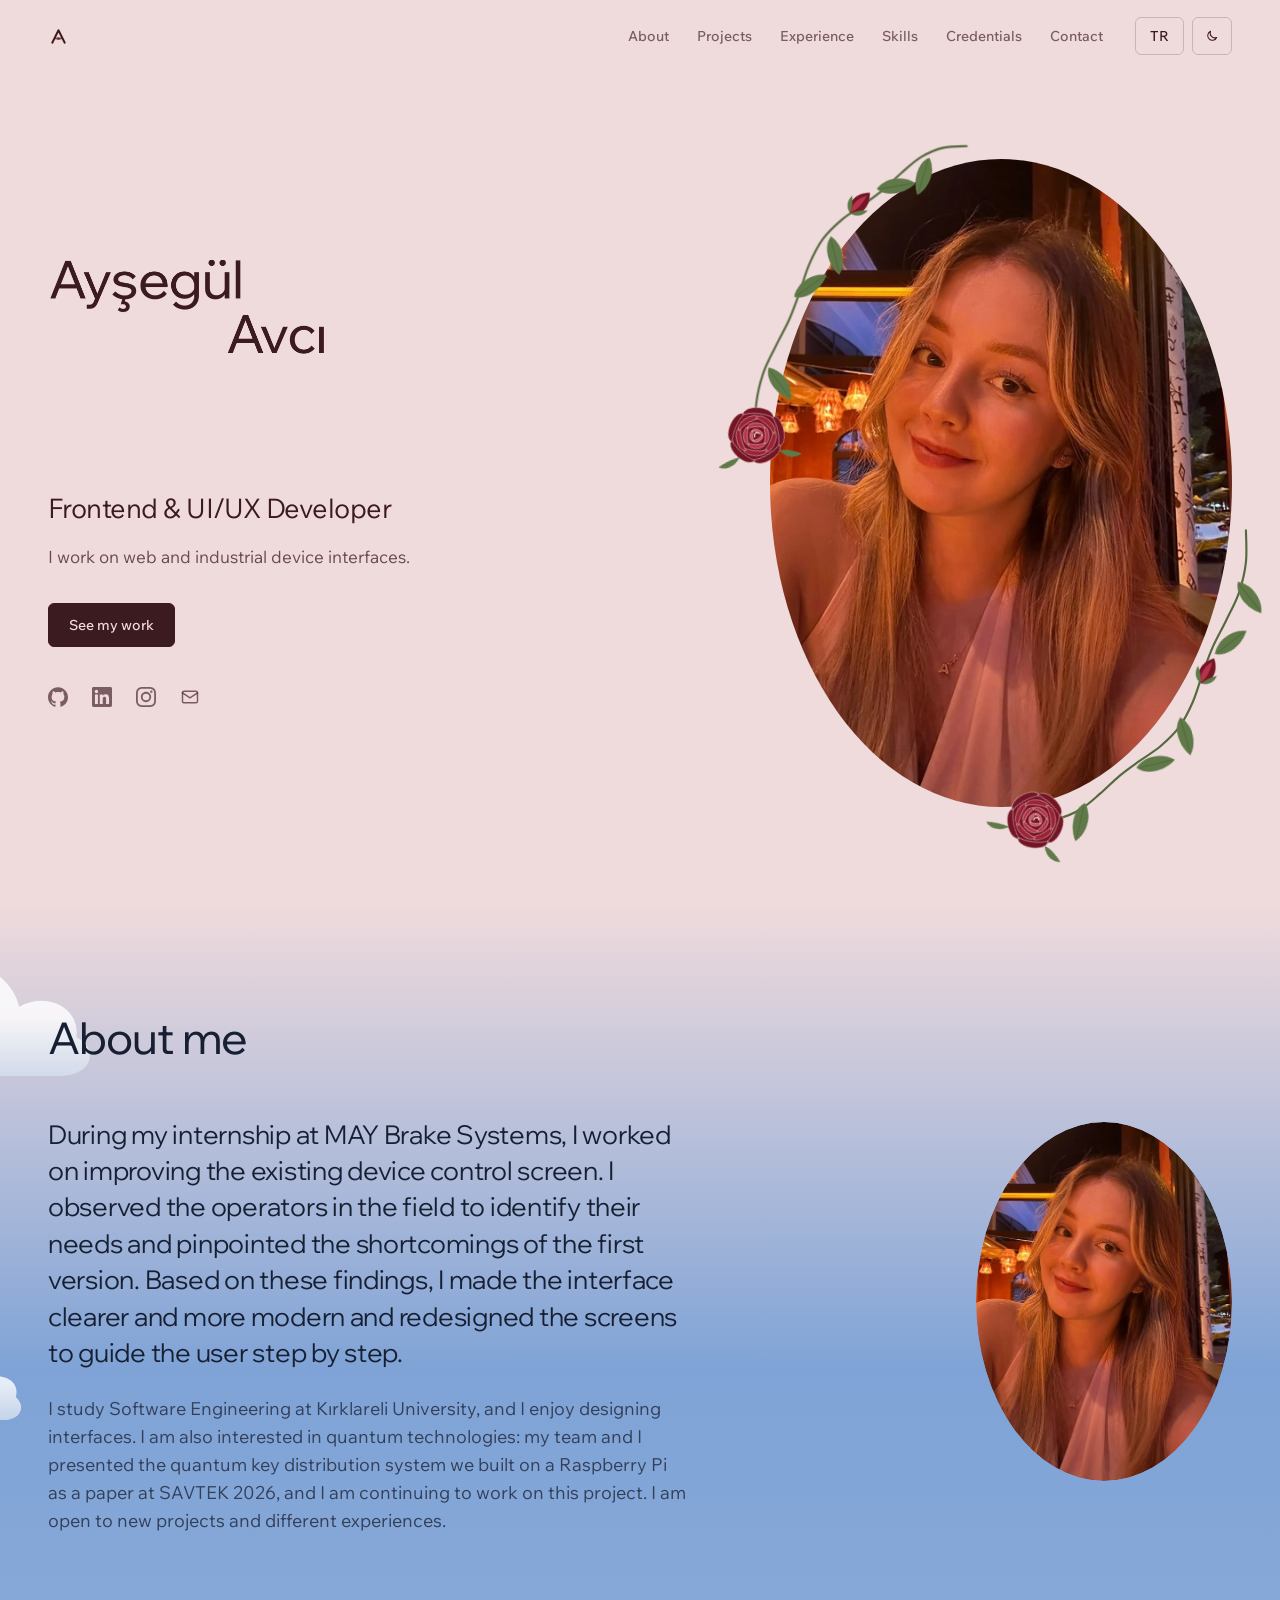
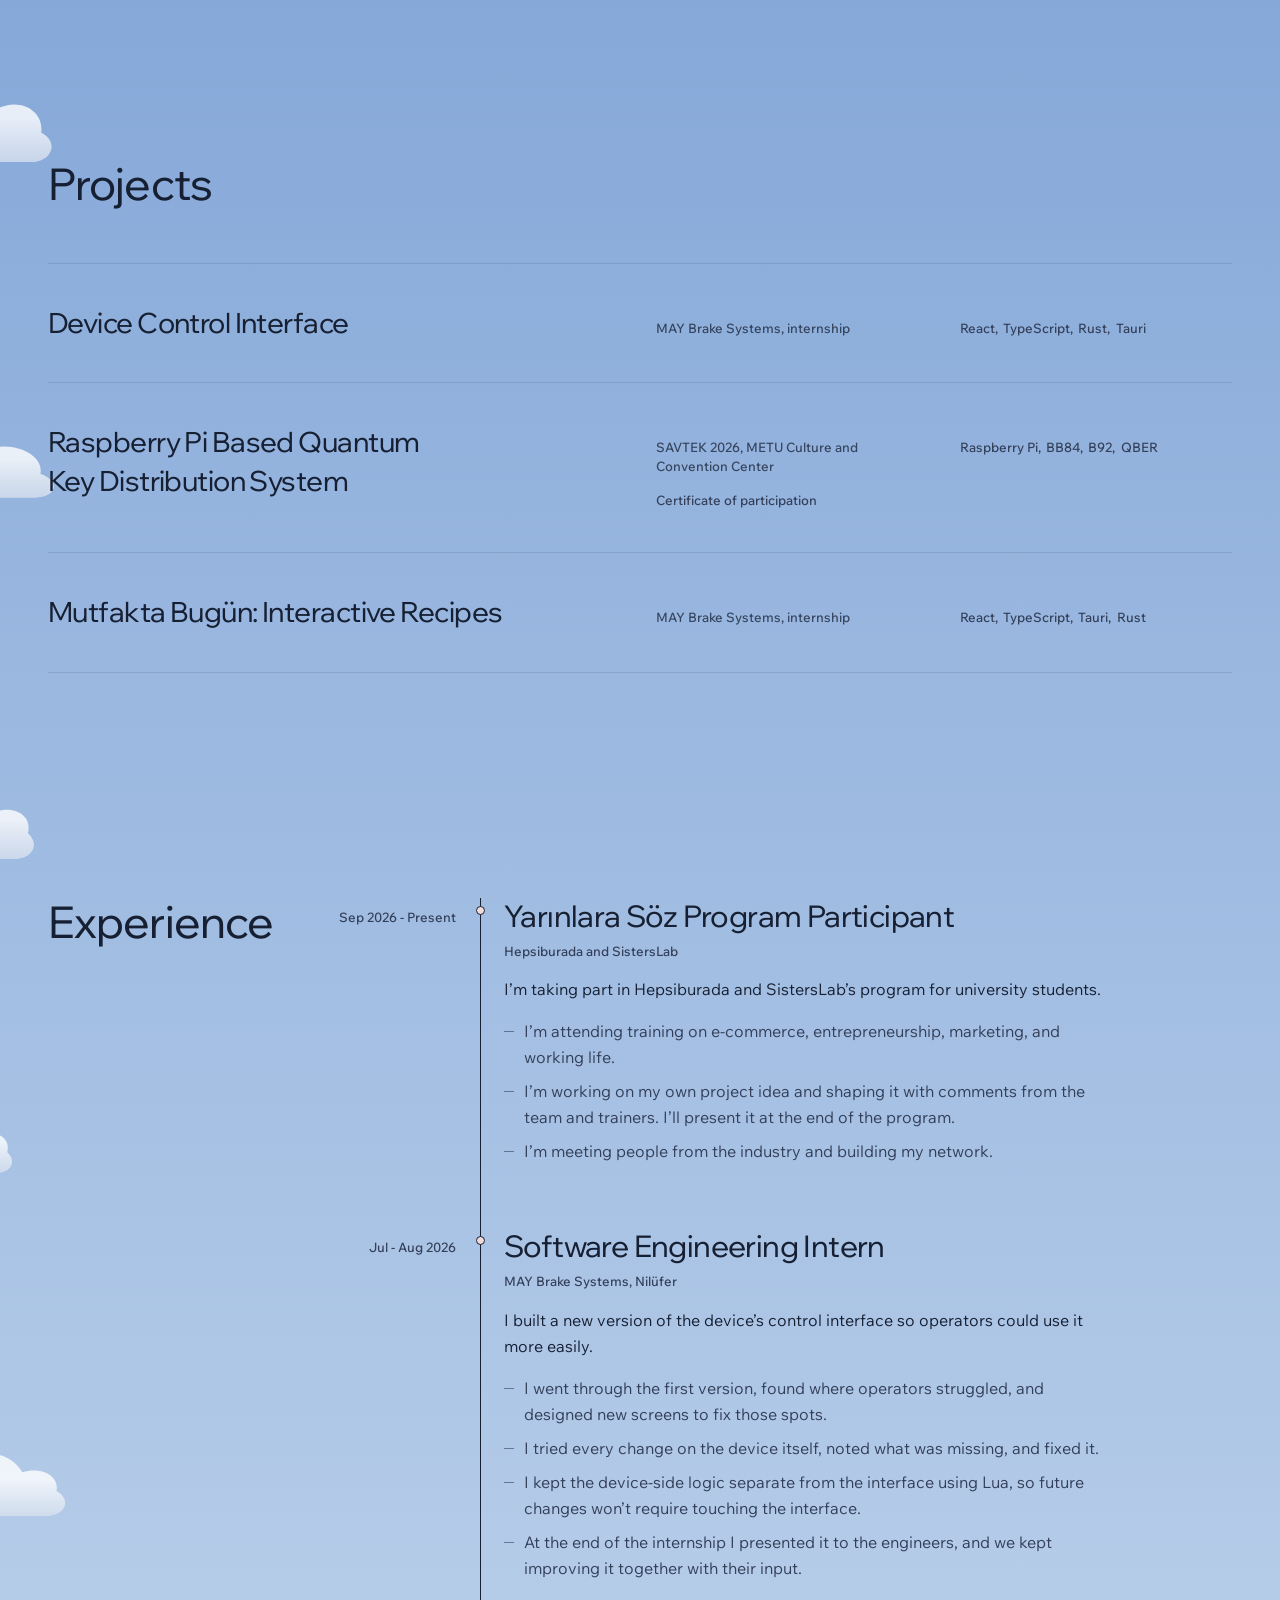
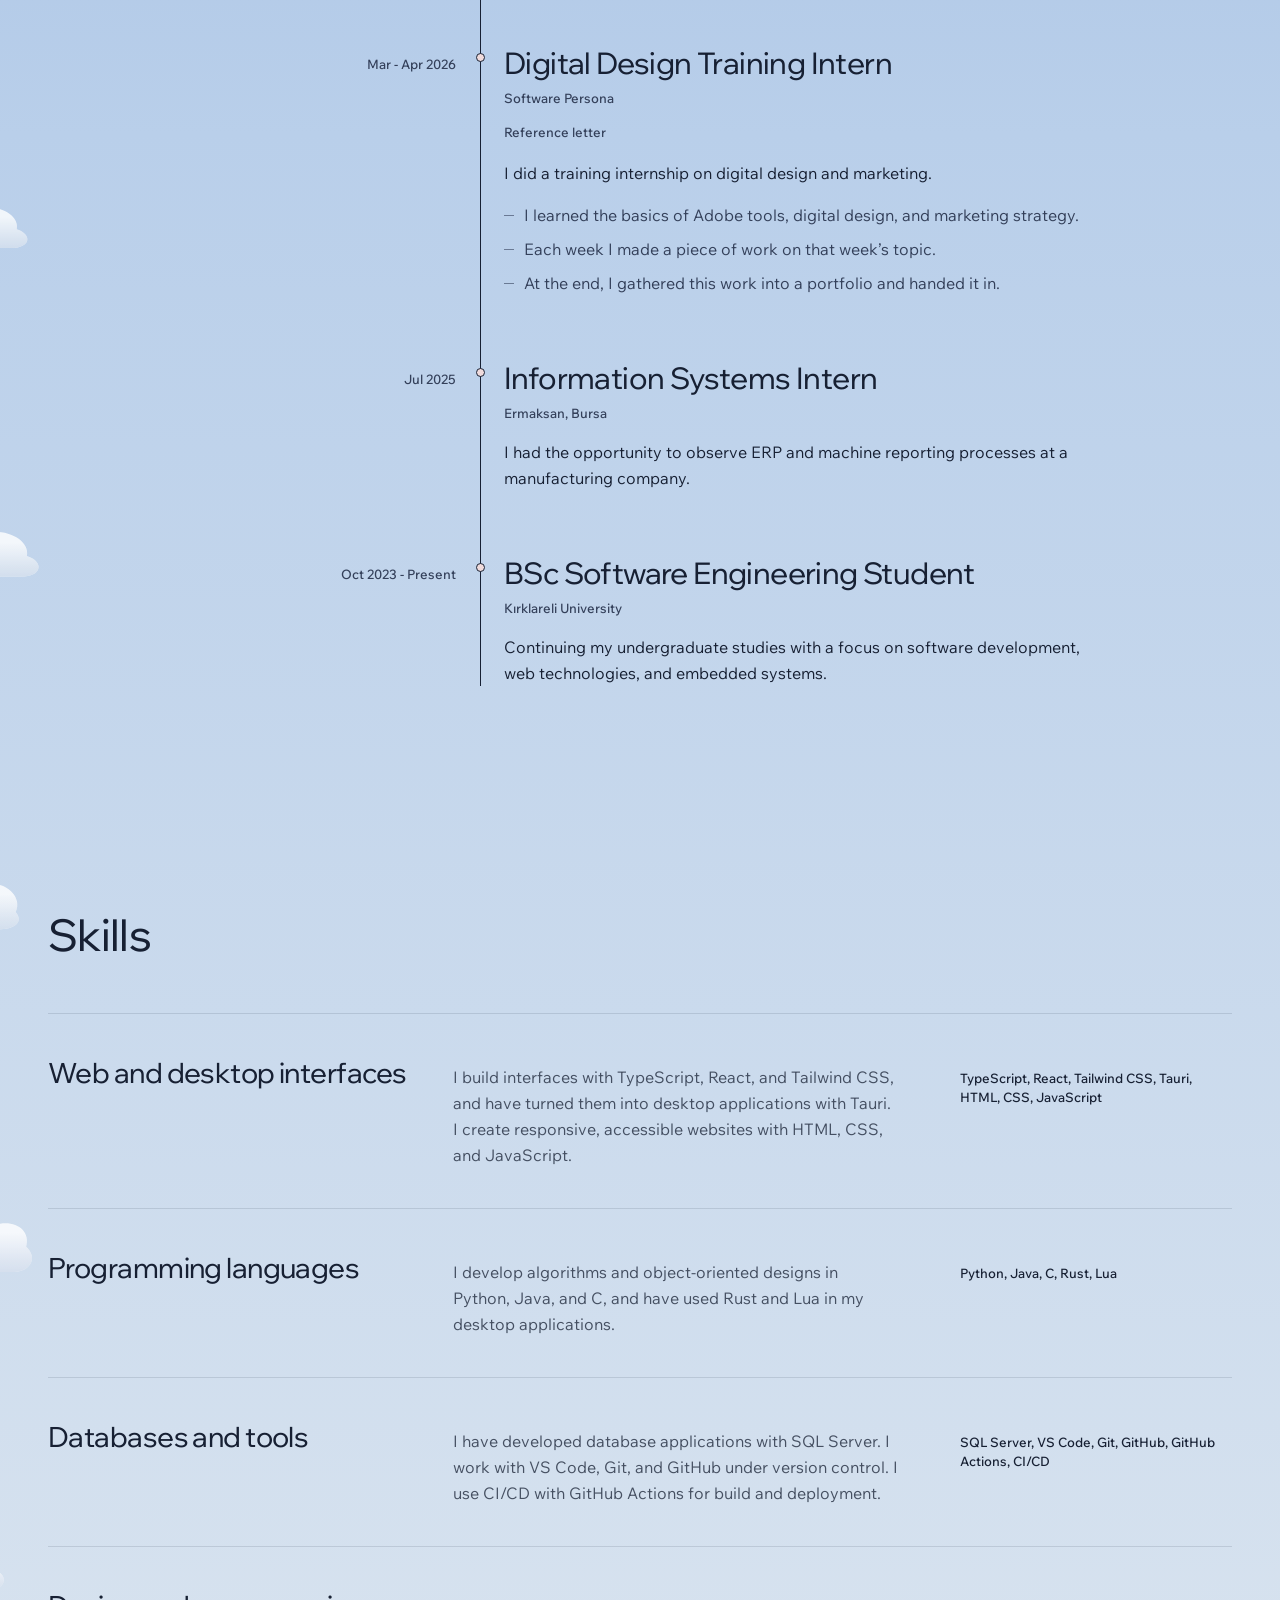
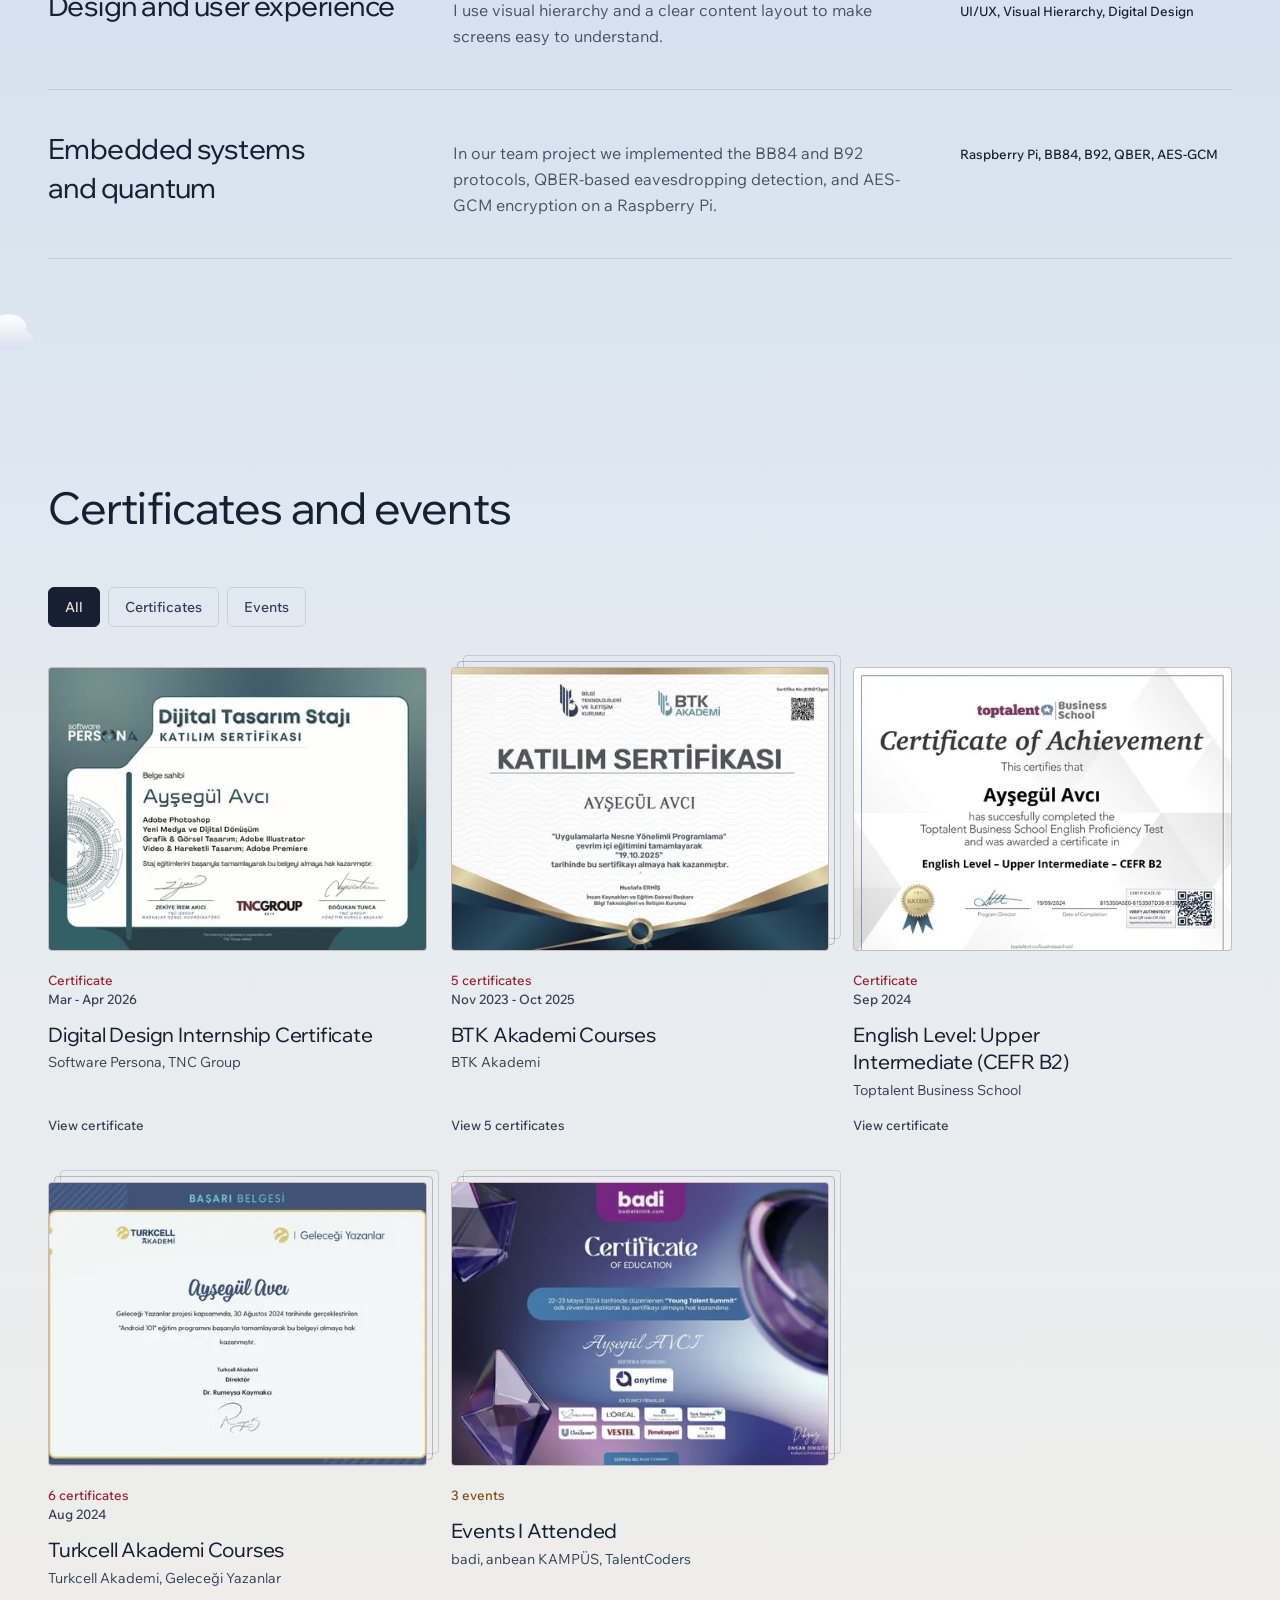
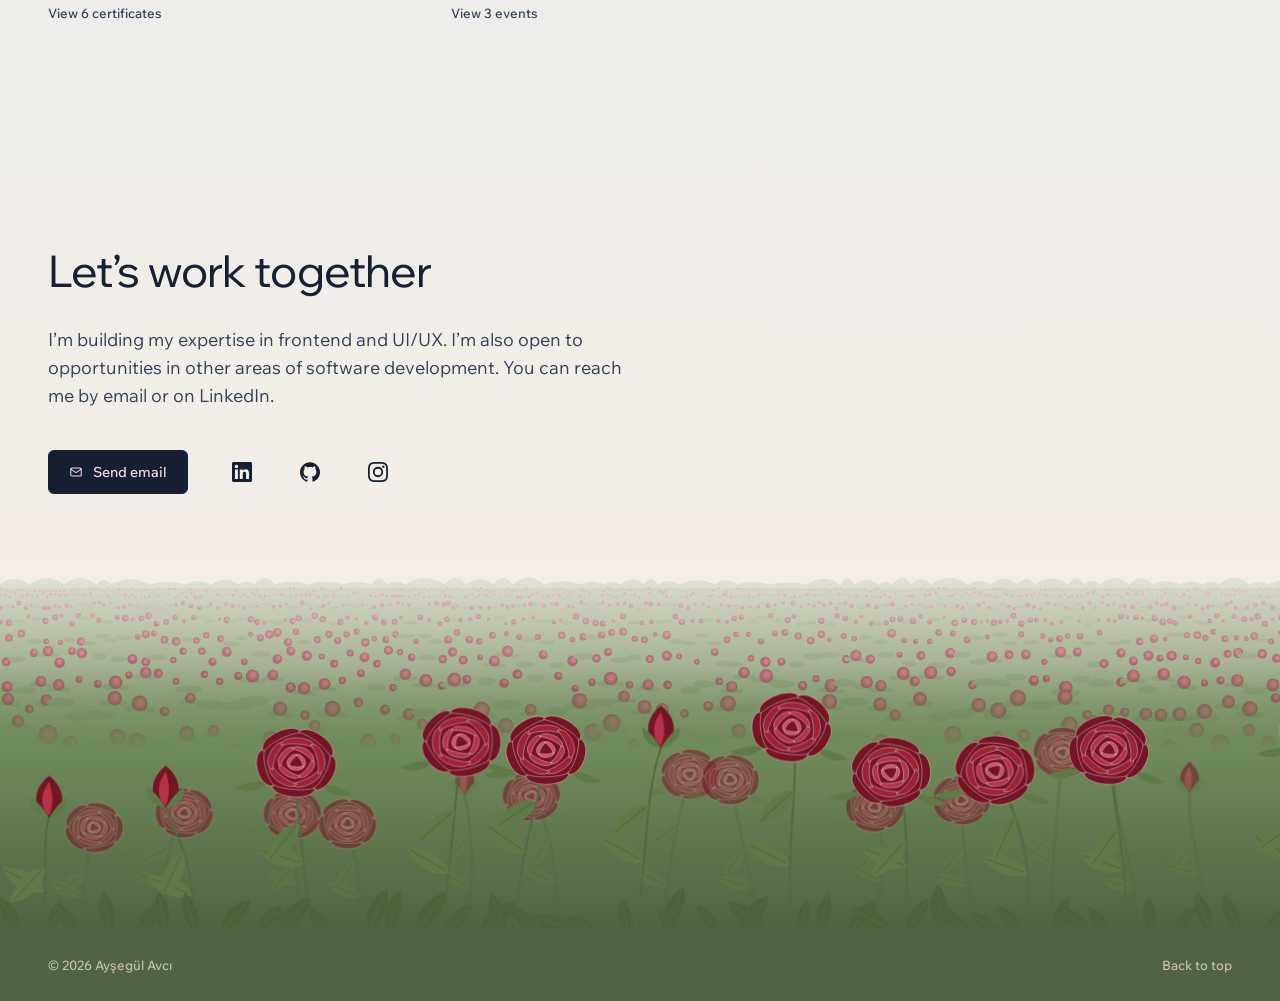
<file: en/index.html>
<!doctype html> <html lang="en" data-theme="dark"> <head> <meta charset="utf-8"> <meta name="viewport" content="width=device-width,initial-scale=1"> <meta name="theme-color" content="#5e4446"> <script>!function(){var e,t=document.documentElement;t.classList.add("js");try{e=localStorage.getItem("theme")}catch(e){}"light"!==e&&"dark"!==e&&(e=matchMedia("(prefers-color-scheme: light)").matches?"light":"dark"),t.dataset.theme=e,"light"===e&&(document.querySelector('meta[name="theme-color"]').content="#f0dbdc");try{sessionStorage.getItem("name")&&t.classList.add("name-seen")}catch(e){}"visible"!==document.visibilityState&&t.classList.add("no-intro"),setTimeout(function(){window.__animReady||t.classList.remove("js")},3e3)}()</script> <title>Ayşegül Avcı | Frontend &amp; UI/UX Developer</title> <meta name="generator" content="Jekyll v4.4.1"/> <meta property="og:title" content="Ayşegül Avcı"/> <meta name="author" content="Ayşegül Avcı"/> <meta property="og:locale" content="en_US"/> <meta name="description" content="Frontend and UI/UX portfolio of Ayşegül Avcı, focused on web and industrial device interfaces."/> <meta name="twitter:description" property="og:description" content="Frontend and UI/UX portfolio of Ayşegül Avcı, focused on web and industrial device interfaces."/> <link rel="canonical" href="https://avciaysegul.github.io/en/"/> <meta property="og:url" content="https://avciaysegul.github.io/en/"/> <meta property="og:site_name" content="Ayşegül Avcı"/> <meta property="og:image" content="https://avciaysegul.github.io/assets/og-en.jpg?v=2026-11-16"/> <meta property="og:image:height" content="630"/> <meta property="og:image:width" content="1200"/> <meta property="og:image:alt" content="Ayşegül Avcı, Frontend & UI/UX Developer"/> <meta property="og:type" content="website"/> <meta name="twitter:card" content="summary_large_image"/> <meta name="twitter:image" content="https://avciaysegul.github.io/assets/og-en.jpg?v=2026-11-16"/> <meta name="twitter:image:alt" content="Ayşegül Avcı, Frontend & UI/UX Developer"/> <meta name="twitter:title" content="Ayşegül Avcı"/> <meta name="google-site-verification" content="LraKyjcMaXg5jQFHS7iAwMMsDhnJ6y4MmET2pUXPqsw"/> <script type="application/ld+json"> {"@context":"https://schema.org","@type":"WebPage","author":{"@type":"Person","name":"Ayşegül Avcı","url":"https://avciaysegul.github.io"},"description":"Frontend and UI/UX portfolio of Ayşegül Avcı, focused on web and industrial device interfaces.","headline":"Ayşegül Avcı","image":{"width":1200,"height":630,"alt":"Ayşegül Avcı, Frontend & UI/UX Developer","url":"https://avciaysegul.github.io/assets/og-en.jpg?v=2026-11-16","@type":"imageObject"},"url":"https://avciaysegul.github.io/en/"}</script> <script type="application/ld+json"> {
    "@context": "https://schema.org",
    "@type": "ProfilePage",
    "url": "https://avciaysegul.github.io/en/",
    "inLanguage": "en",
    "mainEntity": {
      "@type": "Person",
      "@id": "https://avciaysegul.github.io/#person",
      "name": "Ayşegül Avcı",
      "alternateName": "Aysegul Avci",
      "jobTitle": "Frontend & UI/UX Developer",
      "url": "https://avciaysegul.github.io/",
      "image": "https://avciaysegul.github.io/assets/hero-aksam.webp",
      "affiliation": { "@type": "CollegeOrUniversity", "name": "Kırklareli University" },
      "sameAs": ["https://www.linkedin.com/in/aysegulavci/", "https://github.com/avciaysegul", "https://www.instagram.com/ayseguul.avci/"]
    }
  } </script> <link rel="alternate" hreflang="tr" href="https://avciaysegul.github.io/"> <link rel="alternate" hreflang="en" href="https://avciaysegul.github.io/en/"> <link rel="alternate" hreflang="x-default" href="https://avciaysegul.github.io/"> <link rel="icon" type="image/svg+xml" href="/assets/logo/favicon.svg?v=54672d47d8"> <link rel="preload" href="/assets/fonts/wix-madefor-text-latin.woff2" as="font" type="font/woff2" crossorigin> <link rel="preload" href="/assets/fonts/wix-madefor-display-latin.woff2" as="font" type="font/woff2" crossorigin> <link rel="preload" href="/assets/fonts/wix-madefor-text-latin-ext.woff2" as="font" type="font/woff2" crossorigin> <link rel="preload" href="/assets/fonts/wix-madefor-display-latin-ext.woff2" as="font" type="font/woff2" crossorigin> <link rel="stylesheet" href="/assets/css/main.css?v=c72196655b"> <script type="module" src="/assets/js/main.js?v=08ff2cd377"></script> </head> <body> <a class="btn btn-primary fixed top-3 left-3 z-50 -translate-y-24 focus:translate-y-0" href="#main">Skip to main content</a> <header class="site-header sticky top-0 z-40 border-b border-transparent bg-bg transition-colors duration-500" data-header> <nav class="page flex h-18 items-center justify-between gap-6" aria-label="Primary navigation"> <a class="flex items-center gap-2.5 no-underline" data-home-link href="/en/#top" aria-label="Ayşegül Avcı home"> <svg class="size-[21px] shrink-0" viewBox="0 0 64 64" aria-hidden="true" focusable="false" data-logo-header> <path fill="var(--rose-stem)" d="M19.33 38.33Q25.67 32.33 32 38.33Q25.67 44.33 19.33 38.33ZM44.67 38.33Q38.33 32.33 32 38.33Q38.33 44.33 44.67 38.33Z"/><path d="M13 51L32 13L51 51" fill="none" stroke="currentColor" stroke-width="6" stroke-linecap="round" stroke-linejoin="round"/><circle cx="32" cy="38.33" r="4.66" fill="var(--accent)"/> </svg> <span class="font-display text-xl font-medium tracking-[-.01em]" data-brand data-brand-dock>Ayşegül Avcı</span> </a> <button class="btn px-3 lg:hidden" type="button" data-menu-toggle aria-controls="site-menu" aria-expanded="false" aria-label="Open menu" data-label-open="Open menu" data-label-close="Close menu"> <span data-icon-open><svg class="size-4" viewBox="0 0 24 24" fill="none" stroke="currentColor" stroke-width="1.8" stroke-linecap="round" stroke-linejoin="round" aria-hidden="true" focusable="false"><path d="M4 7h16M4 12h16M4 17h16"/></svg> </span> <span data-icon-close hidden><svg class="size-4" viewBox="0 0 24 24" fill="none" stroke="currentColor" stroke-width="1.8" stroke-linecap="round" stroke-linejoin="round" aria-hidden="true" focusable="false"><path d="M6 6l12 12M18 6 6 18"/></svg> </span> </button> <div id="site-menu" data-menu class="absolute inset-x-0 top-full hidden flex-col gap-6 border-b border-line bg-bg px-5 py-8 data-[open=true]:flex sm:px-8 lg:static lg:flex lg:flex-row lg:items-center lg:gap-8 lg:border-0 lg:bg-transparent lg:p-0"> <ul class="relative flex flex-col gap-1 lg:flex-row lg:gap-7" data-nav-list> <li><a class="nav-link relative block py-2 text-sm font-medium text-muted no-underline hover:text-text lg:py-1" href="/en/#about" data-nav="about">About</a></li> <li><a class="nav-link relative block py-2 text-sm font-medium text-muted no-underline hover:text-text lg:py-1" href="/en/#projects" data-nav="projects">Projects</a></li> <li><a class="nav-link relative block py-2 text-sm font-medium text-muted no-underline hover:text-text lg:py-1" href="/en/#experience" data-nav="experience">Experience</a></li> <li><a class="nav-link relative block py-2 text-sm font-medium text-muted no-underline hover:text-text lg:py-1" href="/en/#skills" data-nav="skills">Skills</a></li> <li><a class="nav-link relative block py-2 text-sm font-medium text-muted no-underline hover:text-text lg:py-1" href="/en/#credentials" data-nav="credentials">Credentials</a></li> <li><a class="nav-link relative block py-2 text-sm font-medium text-muted no-underline hover:text-text lg:py-1" href="/en/#contact" data-nav="contact">Contact</a></li> </ul> <div class="flex gap-2"> <a class="btn min-h-9 px-3.5" href="/" hreflang="tr" lang="tr" aria-label="TR, Türkçeye geç">TR</a> <button class="btn min-h-9 px-3" type="button" data-theme-toggle aria-pressed="false" data-label-light="Switch to light theme" data-label-dark="Switch to dark theme" aria-label="Switch to light theme"> <span class="hidden dark:inline"><svg class="size-3.5" viewBox="0 0 24 24" fill="none" stroke="currentColor" stroke-width="1.8" stroke-linecap="round" stroke-linejoin="round" aria-hidden="true" focusable="false"><circle cx="12" cy="12" r="4"/><path d="M12 2v2M12 20v2M4.9 4.9l1.4 1.4M17.7 17.7l1.4 1.4M2 12h2M20 12h2M4.9 19.1l1.4-1.4M17.7 6.3l1.4-1.4"/></svg> </span> <span class="dark:hidden"><svg class="size-3.5" viewBox="0 0 24 24" fill="none" stroke="currentColor" stroke-width="1.8" stroke-linecap="round" stroke-linejoin="round" aria-hidden="true" focusable="false"><path d="M20 14.5A8 8 0 0 1 9.5 4a8 8 0 1 0 10.5 10.5Z"/></svg> </span> </button> </div> </div> </nav> </header> <main id="main"> <section id="top" class="hero-cover" data-hero-section> <div class="hero-door" data-photo-home> <button class="hero-flip" type="button" aria-pressed="false" aria-label="Flip the photo" data-photo-flip> <span class="hero-card"> <span class="hero-face"><img src="/assets/hero-aksam.webp" srcset="/assets/hero-aksam-520.webp 520w, /assets/hero-aksam.webp 970w" sizes="(width < 48rem) min(78vw, 21rem), min(51svh, 41vw, 36rem)" alt="Ayşegül Avcı at a restaurant under evening lights" width="970" height="1360" fetchpriority="high"></span> <span class="hero-face hero-face-back"><img data-src="/assets/hero-ev.webp" data-srcset="/assets/hero-ev-520.webp 520w, /assets/hero-ev.webp 1020w" sizes="(width < 48rem) min(78vw, 21rem), min(51svh, 41vw, 36rem)" alt="Ayşegül Avcı in a photo taken at home" width="1020" height="1430" fetchpriority="low" decoding="async"></span> </span> </button> <svg class="hero-rose" viewBox="0 0 970 1360" aria-hidden="true" focusable="false"> <g class="rv-vine"><path class="rv-stem" pathLength="1" style="--d:0.95s" d="M557.2 1387.1C565.4 1386.5 590.4 1387.5 606.3 1383.7C622.3 1379.9 638.2 1373.0 652.8 1364.2C667.4 1355.4 680.6 1342.5 694.0 1331.0C707.4 1319.4 719.5 1306.3 733.0 1295.1C746.5 1283.9 760.5 1274.2 774.9 1263.8C789.3 1253.4 805.4 1244.5 819.4 1232.6C833.4 1220.6 847.7 1207.5 859.1 1191.9C870.4 1176.3 879.4 1157.6 887.6 1139.0C895.7 1120.4 900.9 1099.5 907.9 1080.2C915.0 1060.8 921.5 1041.7 929.8 1023.0C938.1 1004.3 948.5 986.7 957.6 967.9C966.7 949.0 977.5 930.2 984.4 909.9C991.3 889.6 996.5 867.9 998.9 846.2C1001.3 824.4 998.9 790.5 998.9 779.4"/> <g transform="translate(981.6 887.3) rotate(62.4) scale(1.7)"><g class="rv-pop rv-leafg" style="--d:3.04s"><g class="rv-sway" style="--s:2.16s"><path class="rv-leaf" d="M0 0C10-14 32-18 48-8 34 6 12 10 0 0Z"/><path class="rv-vein" d="M4 0C18-3 30-5 44-8"/></g></g></g> <g transform="translate(933.6 1039.2) rotate(332.9) scale(1.7)"><g class="rv-pop rv-leafg" style="--d:2.64s"><g class="rv-sway" style="--s:1.49s"><path class="rv-leaf" d="M0 0C10-14 32-18 48-8 34 6 12 10 0 0Z"/><path class="rv-vein" d="M4 0C18-3 30-5 44-8"/></g></g></g> <g transform="translate(861.3 1171.7) rotate(84.6) scale(1.7)"><g class="rv-pop rv-leafg" style="--d:2.24s"><g class="rv-sway" style="--s:0.81s"><path class="rv-leaf" d="M0 0C10-14 32-18 48-8 34 6 12 10 0 0Z"/><path class="rv-vein" d="M4 0C18-3 30-5 44-8"/></g></g></g> <g transform="translate(768.9 1277.7) rotate(358.0) scale(1.7)"><g class="rv-pop rv-leafg" style="--d:1.85s"><g class="rv-sway" style="--s:0.14s"><path class="rv-leaf" d="M0 0C10-14 32-18 48-8 34 6 12 10 0 0Z"/><path class="rv-vein" d="M4 0C18-3 30-5 44-8"/></g></g></g> <g transform="translate(661.1 1351.6) rotate(113.6) scale(1.7)"><g class="rv-pop rv-leafg" style="--d:1.45s"><g class="rv-sway" style="--s:2.47s"><path class="rv-leaf" d="M0 0C10-14 32-18 48-8 34 6 12 10 0 0Z"/><path class="rv-vein" d="M4 0C18-3 30-5 44-8"/></g></g></g> <g transform="translate(904.2 1100.9) rotate(27.9) scale(1.5)"><g class="rv-pop rv-budg" style="--d:2.46s"><g class="rv-sway" style="--s:1.19s"><path class="rv-p1" d="M0 0C-13-7-15-26 0-40 15-26 13-7 0 0Z"/><path class="rv-p3" d="M0-2C-7-8-8-22 0-34 3-24 4-12 0-2Z"/><path class="rv-sepalf" d="M0 0C-10-2-16-10-15-20-8-14-4-8 0 0ZM0 0C10-2 16-10 15-20 8-14 4-8 0 0Z"/></g></g></g> <g transform="translate(557.2 1387.1) rotate(25.4) scale(1.7)"><g class="rv-pop rv-bloomg" style="--d:0.60s"><g class="rv-sway" style="--s:1.02s"><circle class="rv-p1" r="31"/><path class="rv-p1 rv-edge" transform="translate(24.0 0.0) rotate(90.0)" d="M-19 0C-19 -14.4 19 -14.4 19 0C8.6 -4.5 -8.6 -4.5 -19 0Z"/><path class="rv-p1 rv-edge" transform="translate(7.4 22.8) rotate(162.0)" d="M-19 0C-19 -14.4 19 -14.4 19 0C8.6 -4.5 -8.6 -4.5 -19 0Z"/><path class="rv-p1 rv-edge" transform="translate(-19.4 14.1) rotate(234.0)" d="M-19 0C-19 -14.4 19 -14.4 19 0C8.6 -4.5 -8.6 -4.5 -19 0Z"/><path class="rv-p1 rv-edge" transform="translate(-19.4 -14.1) rotate(306.0)" d="M-19 0C-19 -14.4 19 -14.4 19 0C8.6 -4.5 -8.6 -4.5 -19 0Z"/><path class="rv-p1 rv-edge" transform="translate(7.4 -22.8) rotate(378.0)" d="M-19 0C-19 -14.4 19 -14.4 19 0C8.6 -4.5 -8.6 -4.5 -19 0Z"/><path class="rv-p2 rv-edge" transform="translate(12.9 9.4) rotate(126.0)" d="M-15 0C-15 -11.7 15 -11.7 15 0C6.8 -3.6 -6.8 -3.6 -15 0Z"/><path class="rv-p2 rv-edge" transform="translate(-4.9 15.2) rotate(198.0)" d="M-15 0C-15 -11.7 15 -11.7 15 0C6.8 -3.6 -6.8 -3.6 -15 0Z"/><path class="rv-p2 rv-edge" transform="translate(-16.0 0.0) rotate(270.0)" d="M-15 0C-15 -11.7 15 -11.7 15 0C6.8 -3.6 -6.8 -3.6 -15 0Z"/><path class="rv-p2 rv-edge" transform="translate(-4.9 -15.2) rotate(342.0)" d="M-15 0C-15 -11.7 15 -11.7 15 0C6.8 -3.6 -6.8 -3.6 -15 0Z"/><path class="rv-p2 rv-edge" transform="translate(12.9 -9.4) rotate(414.0)" d="M-15 0C-15 -11.7 15 -11.7 15 0C6.8 -3.6 -6.8 -3.6 -15 0Z"/><path class="rv-p3 rv-edge" transform="translate(8.8 1.9) rotate(102.0)" d="M-11 0C-11 -9.0 11 -9.0 11 0C5.0 -2.8 -5.0 -2.8 -11 0Z"/><path class="rv-p3 rv-edge" transform="translate(-1.9 8.8) rotate(192.0)" d="M-11 0C-11 -9.0 11 -9.0 11 0C5.0 -2.8 -5.0 -2.8 -11 0Z"/><path class="rv-p3 rv-edge" transform="translate(-8.8 -1.9) rotate(282.0)" d="M-11 0C-11 -9.0 11 -9.0 11 0C5.0 -2.8 -5.0 -2.8 -11 0Z"/><path class="rv-p3 rv-edge" transform="translate(1.9 -8.8) rotate(372.0)" d="M-11 0C-11 -9.0 11 -9.0 11 0C5.0 -2.8 -5.0 -2.8 -11 0Z"/><path class="rv-p4 rv-edge" transform="translate(1.0 2.8) rotate(160.0)" d="M-7 0C-7 -6.3 7 -6.3 7 0C3.1 -2.0 -3.1 -2.0 -7 0Z"/><path class="rv-p4 rv-edge" transform="translate(-3.0 -0.5) rotate(280.0)" d="M-7 0C-7 -6.3 7 -6.3 7 0C3.1 -2.0 -3.1 -2.0 -7 0Z"/><path class="rv-p4 rv-edge" transform="translate(1.9 -2.3) rotate(400.0)" d="M-7 0C-7 -6.3 7 -6.3 7 0C3.1 -2.0 -3.1 -2.0 -7 0Z"/><path class="rv-curl" d="M-2 1C-3-3 2-5 4-2"/><path class="rv-sepalf" d="M-26 22C-34 32-46 34-54 28-44 24-34 21-26 22ZM24 24C30 35 42 38 50 34 42 28 32 24 24 24Z"/></g></g></g></g> <g class="rv-vine"><path class="rv-stem" pathLength="1" style="--d:1.25s" d="M-28.9 580.6C-28.9 569.5 -31.3 535.6 -28.9 513.8C-26.5 492.1 -21.3 470.4 -14.4 450.1C-7.5 429.8 3.3 411.0 12.4 392.1C21.5 373.3 31.9 355.7 40.2 337.0C48.5 318.3 55.0 299.2 62.1 279.8C69.1 260.5 74.3 239.6 82.4 221.0C90.6 202.4 99.6 183.7 110.9 168.1C122.3 152.5 136.6 139.4 150.6 127.4C164.6 115.5 180.7 106.6 195.1 96.2C209.5 85.8 223.5 76.1 237.0 64.9C250.5 53.7 262.6 40.6 276.0 29.0C289.4 17.5 302.6 4.6 317.2 -4.2C331.8 -13.0 347.7 -19.9 363.7 -23.7C379.6 -27.5 404.6 -26.5 412.8 -27.1"/> <g transform="translate(334.3 -3.2) rotate(117.3) scale(1.7)"><g class="rv-pop rv-leafg" style="--d:3.34s"><g class="rv-sway" style="--s:2.67s"><path class="rv-leaf" d="M0 0C10-14 32-18 48-8 34 6 12 10 0 0Z"/><path class="rv-vein" d="M4 0C18-3 30-5 44-8"/></g></g></g> <g transform="translate(223.9 62.9) rotate(1.3) scale(1.7)"><g class="rv-pop rv-leafg" style="--d:2.94s"><g class="rv-sway" style="--s:2.00s"><path class="rv-leaf" d="M0 0C10-14 32-18 48-8 34 6 12 10 0 0Z"/><path class="rv-vein" d="M4 0C18-3 30-5 44-8"/></g></g></g> <g transform="translate(127.6 162.3) rotate(87.4) scale(1.7)"><g class="rv-pop rv-leafg" style="--d:2.54s"><g class="rv-sway" style="--s:1.32s"><path class="rv-leaf" d="M0 0C10-14 32-18 48-8 34 6 12 10 0 0Z"/><path class="rv-vein" d="M4 0C18-3 30-5 44-8"/></g></g></g> <g transform="translate(50.5 289.5) rotate(-24.6) scale(1.7)"><g class="rv-pop rv-leafg" style="--d:2.15s"><g class="rv-sway" style="--s:0.65s"><path class="rv-leaf" d="M0 0C10-14 32-18 48-8 34 6 12 10 0 0Z"/><path class="rv-vein" d="M4 0C18-3 30-5 44-8"/></g></g></g> <g transform="translate(-3.2 437.7) rotate(64.7) scale(1.7)"><g class="rv-pop rv-leafg" style="--d:1.75s"><g class="rv-sway" style="--s:2.98s"><path class="rv-leaf" d="M0 0C10-14 32-18 48-8 34 6 12 10 0 0Z"/><path class="rv-vein" d="M4 0C18-3 30-5 44-8"/></g></g></g> <g transform="translate(168.3 114.3) rotate(-316.7) scale(1.5)"><g class="rv-pop rv-budg" style="--d:2.72s"><g class="rv-sway" style="--s:1.62s"><path class="rv-p1" d="M0 0C-13-7-15-26 0-40 15-26 13-7 0 0Z"/><path class="rv-p3" d="M0-2C-7-8-8-22 0-34 3-24 4-12 0-2Z"/><path class="rv-sepalf" d="M0 0C-10-2-16-10-15-20-8-14-4-8 0 0ZM0 0C10-2 16-10 15-20 8-14 4-8 0 0Z"/></g></g></g> <g transform="translate(-28.9 580.6) rotate(-12.6) scale(1.7)"><g class="rv-pop rv-bloomg" style="--d:0.90s"><g class="rv-sway" style="--s:1.53s"><circle class="rv-p1" r="31"/><path class="rv-p1 rv-edge" transform="translate(24.0 0.0) rotate(90.0)" d="M-19 0C-19 -14.4 19 -14.4 19 0C8.6 -4.5 -8.6 -4.5 -19 0Z"/><path class="rv-p1 rv-edge" transform="translate(7.4 22.8) rotate(162.0)" d="M-19 0C-19 -14.4 19 -14.4 19 0C8.6 -4.5 -8.6 -4.5 -19 0Z"/><path class="rv-p1 rv-edge" transform="translate(-19.4 14.1) rotate(234.0)" d="M-19 0C-19 -14.4 19 -14.4 19 0C8.6 -4.5 -8.6 -4.5 -19 0Z"/><path class="rv-p1 rv-edge" transform="translate(-19.4 -14.1) rotate(306.0)" d="M-19 0C-19 -14.4 19 -14.4 19 0C8.6 -4.5 -8.6 -4.5 -19 0Z"/><path class="rv-p1 rv-edge" transform="translate(7.4 -22.8) rotate(378.0)" d="M-19 0C-19 -14.4 19 -14.4 19 0C8.6 -4.5 -8.6 -4.5 -19 0Z"/><path class="rv-p2 rv-edge" transform="translate(12.9 9.4) rotate(126.0)" d="M-15 0C-15 -11.7 15 -11.7 15 0C6.8 -3.6 -6.8 -3.6 -15 0Z"/><path class="rv-p2 rv-edge" transform="translate(-4.9 15.2) rotate(198.0)" d="M-15 0C-15 -11.7 15 -11.7 15 0C6.8 -3.6 -6.8 -3.6 -15 0Z"/><path class="rv-p2 rv-edge" transform="translate(-16.0 0.0) rotate(270.0)" d="M-15 0C-15 -11.7 15 -11.7 15 0C6.8 -3.6 -6.8 -3.6 -15 0Z"/><path class="rv-p2 rv-edge" transform="translate(-4.9 -15.2) rotate(342.0)" d="M-15 0C-15 -11.7 15 -11.7 15 0C6.8 -3.6 -6.8 -3.6 -15 0Z"/><path class="rv-p2 rv-edge" transform="translate(12.9 -9.4) rotate(414.0)" d="M-15 0C-15 -11.7 15 -11.7 15 0C6.8 -3.6 -6.8 -3.6 -15 0Z"/><path class="rv-p3 rv-edge" transform="translate(8.8 1.9) rotate(102.0)" d="M-11 0C-11 -9.0 11 -9.0 11 0C5.0 -2.8 -5.0 -2.8 -11 0Z"/><path class="rv-p3 rv-edge" transform="translate(-1.9 8.8) rotate(192.0)" d="M-11 0C-11 -9.0 11 -9.0 11 0C5.0 -2.8 -5.0 -2.8 -11 0Z"/><path class="rv-p3 rv-edge" transform="translate(-8.8 -1.9) rotate(282.0)" d="M-11 0C-11 -9.0 11 -9.0 11 0C5.0 -2.8 -5.0 -2.8 -11 0Z"/><path class="rv-p3 rv-edge" transform="translate(1.9 -8.8) rotate(372.0)" d="M-11 0C-11 -9.0 11 -9.0 11 0C5.0 -2.8 -5.0 -2.8 -11 0Z"/><path class="rv-p4 rv-edge" transform="translate(1.0 2.8) rotate(160.0)" d="M-7 0C-7 -6.3 7 -6.3 7 0C3.1 -2.0 -3.1 -2.0 -7 0Z"/><path class="rv-p4 rv-edge" transform="translate(-3.0 -0.5) rotate(280.0)" d="M-7 0C-7 -6.3 7 -6.3 7 0C3.1 -2.0 -3.1 -2.0 -7 0Z"/><path class="rv-p4 rv-edge" transform="translate(1.9 -2.3) rotate(400.0)" d="M-7 0C-7 -6.3 7 -6.3 7 0C3.1 -2.0 -3.1 -2.0 -7 0Z"/><path class="rv-curl" d="M-2 1C-3-3 2-5 4-2"/><path class="rv-sepalf" d="M-26 22C-34 32-46 34-54 28-44 24-34 21-26 22ZM24 24C30 35 42 38 50 34 42 28 32 24 24 24Z"/></g></g></g></g> </svg> </div> <div class="page hero-cover-text"> <h1 class="hero-cover-name" data-hero-name data-assemble aria-label="Ayşegül Avcı"><span class="line"><span>Ayşegül</span></span> <span class="line"><span class="hero-red">Avcı</span></span></h1> <p class="hero-cover-role">Frontend & UI/UX Developer</p> <p class="hero-cover-intro">I work on web and industrial device interfaces.</p> <a class="btn hero-cover-cta" href="#projects">See my work</a> <ul class="hero-cover-links" aria-label="Contact links"> <li><a class="brand-hover inline-flex items-center" href="https://github.com/avciaysegul" target="_blank" rel="noopener noreferrer" aria-label="GitHub" title="GitHub"><svg class="size-5 shrink-0" viewBox="0 0 24 24" fill="none" stroke="currentColor" stroke-width="1.8" stroke-linecap="round" stroke-linejoin="round" aria-hidden="true" focusable="false"><path fill="currentColor" stroke="none" d="M12 .297c-6.63 0-12 5.373-12 12 0 5.303 3.438 9.8 8.205 11.385.6.113.82-.258.82-.577 0-.285-.01-1.04-.015-2.04-3.338.724-4.042-1.61-4.042-1.61C4.422 18.07 3.633 17.7 3.633 17.7c-1.087-.744.084-.729.084-.729 1.205.084 1.838 1.236 1.838 1.236 1.07 1.835 2.809 1.305 3.495.998.108-.776.417-1.305.76-1.605-2.665-.3-5.466-1.332-5.466-5.93 0-1.31.465-2.38 1.235-3.22-.135-.303-.54-1.523.105-3.176 0 0 1.005-.322 3.3 1.23.96-.267 1.98-.399 3-.405 1.02.006 2.04.138 3 .405 2.28-1.552 3.285-1.23 3.285-1.23.645 1.653.24 2.873.12 3.176.765.84 1.23 1.91 1.23 3.22 0 4.61-2.805 5.625-5.475 5.92.42.36.81 1.096.81 2.22 0 1.606-.015 2.896-.015 3.286 0 .315.21.69.825.57C20.565 22.092 24 17.592 24 12.297c0-6.627-5.373-12-12-12"/></svg> </a></li> <li><a class="brand-hover inline-flex items-center" style="--brand:#0a66c2" href="https://www.linkedin.com/in/aysegulavci/" target="_blank" rel="noopener noreferrer" aria-label="LinkedIn" title="LinkedIn"><svg class="size-5 shrink-0" viewBox="0 0 24 24" fill="none" stroke="currentColor" stroke-width="1.8" stroke-linecap="round" stroke-linejoin="round" aria-hidden="true" focusable="false"><path fill="currentColor" stroke="none" d="M20.447 20.452h-3.554v-5.569c0-1.328-.027-3.037-1.852-3.037-1.853 0-2.136 1.445-2.136 2.939v5.667H9.351V9h3.414v1.561h.046c.477-.9 1.637-1.85 3.37-1.85 3.601 0 4.267 2.37 4.267 5.455v6.286zM5.337 7.433c-1.144 0-2.063-.926-2.063-2.065 0-1.138.92-2.063 2.063-2.063 1.14 0 2.064.925 2.064 2.063 0 1.139-.925 2.065-2.064 2.065zm1.782 13.019H3.555V9h3.564v11.452zM22.225 0H1.771C.792 0 0 .774 0 1.729v20.542C0 23.227.792 24 1.771 24h20.451C23.2 24 24 23.227 24 22.271V1.729C24 .774 23.2 0 22.222 0h.003z"/></svg> </a></li> <li><a class="brand-hover inline-flex items-center" style="--brand:#e4405f" href="https://www.instagram.com/ayseguul.avci/" target="_blank" rel="noopener noreferrer" aria-label="Instagram" title="Instagram"><svg class="size-5 shrink-0" viewBox="0 0 24 24" fill="none" stroke="currentColor" stroke-width="1.8" stroke-linecap="round" stroke-linejoin="round" aria-hidden="true" focusable="false"><path fill="currentColor" stroke="none" d="M7.0301.084c-1.2768.0602-2.1487.264-2.911.5634-.7888.3075-1.4575.72-2.1228 1.3877-.6652.6677-1.075 1.3368-1.3802 2.127-.2954.7638-.4956 1.6365-.552 2.914-.0564 1.2775-.0689 1.6882-.0626 4.947.0062 3.2586.0206 3.6671.0825 4.9473.061 1.2765.264 2.1482.5635 2.9107.308.7889.72 1.4573 1.388 2.1228.6679.6655 1.3365 1.0743 2.1285 1.38.7632.295 1.6361.4961 2.9134.552 1.2773.056 1.6884.069 4.9462.0627 3.2578-.0062 3.668-.0207 4.9478-.0814 1.28-.0607 2.147-.2652 2.9098-.5633.7889-.3086 1.4578-.72 2.1228-1.3881.665-.6682 1.0745-1.3378 1.3795-2.1284.2957-.7632.4966-1.636.552-2.9124.056-1.2809.0692-1.6898.063-4.948-.0063-3.2583-.021-3.6668-.0817-4.9465-.0607-1.2797-.264-2.1487-.5633-2.9117-.3084-.7889-.72-1.4568-1.3876-2.1228C21.2982 1.33 20.628.9208 19.8378.6165 19.074.321 18.2017.1197 16.9244.0645 15.6471.0093 15.236-.005 11.977.0014 8.718.0076 8.31.0215 7.0301.0839m.1402 21.6932c-1.17-.0509-1.8053-.2453-2.2287-.408-.5606-.216-.96-.4771-1.3819-.895-.422-.4178-.6811-.8186-.9-1.378-.1644-.4234-.3624-1.058-.4171-2.228-.0595-1.2645-.072-1.6442-.079-4.848-.007-3.2037.0053-3.583.0607-4.848.05-1.169.2456-1.805.408-2.2282.216-.5613.4762-.96.895-1.3816.4188-.4217.8184-.6814 1.3783-.9003.423-.1651 1.0575-.3614 2.227-.4171 1.2655-.06 1.6447-.072 4.848-.079 3.2033-.007 3.5835.005 4.8495.0608 1.169.0508 1.8053.2445 2.228.408.5608.216.96.4754 1.3816.895.4217.4194.6816.8176.9005 1.3787.1653.4217.3617 1.056.4169 2.2263.0602 1.2655.0739 1.645.0796 4.848.0058 3.203-.0055 3.5834-.061 4.848-.051 1.17-.245 1.8055-.408 2.2294-.216.5604-.4763.96-.8954 1.3814-.419.4215-.8181.6811-1.3783.9-.4224.1649-1.0577.3617-2.2262.4174-1.2656.0595-1.6448.072-4.8493.079-3.2045.007-3.5825-.006-4.848-.0608M16.953 5.5864A1.44 1.44 0 1 0 18.39 4.144a1.44 1.44 0 0 0-1.437 1.4424M5.8385 12.012c.0067 3.4032 2.7706 6.1557 6.173 6.1493 3.4026-.0065 6.157-2.7701 6.1506-6.1733-.0065-3.4032-2.771-6.1565-6.174-6.1498-3.403.0067-6.156 2.771-6.1496 6.1738M8 12.0077a4 4 0 1 1 4.008 3.9921A3.9996 3.9996 0 0 1 8 12.0077"/></svg> </a></li> <li><a class="brand-hover inline-flex items-center" href="mailto:aysegulavci2025@gmail.com" aria-label="Email" title="Email"><svg class="size-5 shrink-0" viewBox="0 0 24 24" fill="none" stroke="currentColor" stroke-width="1.8" stroke-linecap="round" stroke-linejoin="round" aria-hidden="true" focusable="false"><rect x="3" y="5" width="18" height="14" rx="2"/><path d="m3 7 9 6 9-6"/></svg> </a></li> </ul> </div> </section> <div class="sky-scene" data-sky> <section id="about" class="section"> <div class="page"> <div class="mb-10 max-w-4xl sm:mb-12"> <h2 class="section-title pb-[.14em]">About me</h2> </div> <div class="about-body"> <div class="grid gap-6"> <p class="max-w-[40rem] font-display text-xl leading-[1.45] tracking-[-.01em] sm:text-[1.625rem] sm:leading-[1.4]">During my internship at MAY Brake Systems, I worked on improving the existing device control screen. I observed the operators in the field to identify their needs and pinpointed the shortcomings of the first version. Based on these findings, I made the interface clearer and more modern and redesigned the screens to guide the user step by step.</p> <p class="max-w-[40rem] text-lg text-muted">I study Software Engineering at Kırklareli University, and I enjoy designing interfaces. I am also interested in quantum technologies: my team and I presented the quantum key distribution system we built on a Raspberry Pi as a paper at SAVTEK 2026, and I am continuing to work on this project. I am open to new projects and different experiences.</p> </div> <div class="about-photo" data-photo-slot> <button class="hero-flip" type="button" aria-pressed="false" aria-label="Flip the photo" data-photo-flip> <span class="hero-card"> <span class="hero-face"><img src="/assets/hero-aksam-520.webp" alt="Ayşegül Avcı at a restaurant under evening lights" width="520" height="729" loading="lazy"></span> <span class="hero-face hero-face-back"><img data-src="/assets/hero-ev-520.webp" alt="Ayşegül Avcı in a photo taken at home" width="520" height="729" decoding="async"></span> </span> </button> </div> </div> </div> </section> <section id="projects" class="section"> <div class="page"> <div class="mb-10 max-w-4xl sm:mb-12"> <h2 class="section-title pb-[.14em]">Projects</h2> </div> <ul class="border-t border-line"> <li class="row border-b border-line"> <div class="row-body grid gap-3 py-8 sm:py-10 lg:grid-cols-12 lg:items-baseline lg:gap-8"> <h3 class="text-2xl leading-snug tracking-[-.02em] sm:text-[1.75rem] lg:col-span-6"> <a class="stretched text-left no-underline" href="/en/projects/device-control-interface.html">Device Control Interface</a> </h3> <div class="lg:col-span-3"><p class="meta opacity-75">MAY Brake Systems, internship</p> </div> <div class="flex items-center justify-between gap-4 lg:col-span-3"> <ul class="flex flex-wrap gap-y-1"><li class="tag" lang="en">React</li><li class="tag" lang="en">TypeScript</li><li class="tag" lang="en">Rust</li><li class="tag" lang="en">Tauri</li></ul> </div> </div> </li> <li class="row border-b border-line"> <div class="row-body grid gap-3 py-8 sm:py-10 lg:grid-cols-12 lg:items-baseline lg:gap-8"> <h3 class="text-2xl leading-snug tracking-[-.02em] sm:text-[1.75rem] lg:col-span-6"> <a class="stretched text-left no-underline" href="/en/projects/quantum-key-distribution.html">Raspberry Pi Based Quantum Key Distribution System</a> </h3> <div class="lg:col-span-3"><p class="meta opacity-75">SAVTEK 2026, METU Culture and Convention Center</p> <button class="meta relative z-[2] mt-0.5 -mb-2.5 inline-flex min-h-11 cursor-pointer items-center gap-1 text-left text-muted hover:text-text" type="button" data-modal-open="reference-qkd" aria-haspopup="dialog"> <span class="link-underline">Certificate of participation</span> </button> </div> <div class="flex items-center justify-between gap-4 lg:col-span-3"> <ul class="flex flex-wrap gap-y-1"><li class="tag" lang="en">Raspberry Pi</li><li class="tag" lang="en">BB84</li><li class="tag" lang="en">B92</li><li class="tag" lang="en">QBER</li></ul> </div> </div> </li> <li class="row border-b border-line"> <div class="row-body grid gap-3 py-8 sm:py-10 lg:grid-cols-12 lg:items-baseline lg:gap-8"> <h3 class="text-2xl leading-snug tracking-[-.02em] sm:text-[1.75rem] lg:col-span-6"> <button class="stretched text-left" type="button" data-modal-open="project-mutfakta-bugun" aria-haspopup="dialog">Mutfakta Bugün: Interactive Recipes</button> </h3> <div class="lg:col-span-3"><p class="meta opacity-75">MAY Brake Systems, internship</p> </div> <div class="flex items-center justify-between gap-4 lg:col-span-3"> <ul class="flex flex-wrap gap-y-1"><li class="tag" lang="en">React</li><li class="tag" lang="en">TypeScript</li><li class="tag" lang="en">Tauri</li><li class="tag" lang="en">Rust</li></ul> </div> </div> </li> </ul> <dialog id="reference-qkd" class="modal modal-wide" aria-labelledby="reference-qkd-title" data-modal> <div class="flex max-h-[inherit] flex-col"> <header class="flex items-start justify-between gap-4 border-b border-line p-6 sm:p-8"> <div><p class="meta text-accent">SAVTEK 2026</p> <h3 id="reference-qkd-title" class="mt-2 text-3xl tracking-[-.02em]">Certificate of participation</h3> </div> <button class="btn shrink-0 px-3" type="button" data-modal-close aria-label="Close"><svg class="size-4" viewBox="0 0 24 24" fill="none" stroke="currentColor" stroke-width="1.8" stroke-linecap="round" stroke-linejoin="round" aria-hidden="true" focusable="false"><path d="M6 6l12 12M18 6 6 18"/></svg> </button> </header> <div class="overflow-y-auto p-6 sm:p-8"> <img class="mx-auto w-full max-w-2xl rounded-sm border border-line bg-white" src="/assets/savtek-2026-acceptance.webp" alt="Certificate of participation: SAVTEK 2026" width="1272" height="894" loading="lazy" decoding="async"> </div> </div> </dialog> <dialog id="project-mutfakta-bugun" class="modal modal-wide" aria-labelledby="project-mutfakta-bugun-title" data-modal> <div class="flex max-h-[inherit] flex-col"> <header class="flex items-start justify-between gap-4 border-b border-line p-6 sm:p-8"> <div><p class="meta text-accent">MAY Brake Systems, internship</p> <h3 id="project-mutfakta-bugun-title" class="mt-2 text-3xl tracking-[-.02em]">Mutfakta Bugün: Interactive Recipes</h3> </div> <button class="btn shrink-0 px-3" type="button" data-modal-close aria-label="Close"><svg class="size-4" viewBox="0 0 24 24" fill="none" stroke="currentColor" stroke-width="1.8" stroke-linecap="round" stroke-linejoin="round" aria-hidden="true" focusable="false"><path d="M6 6l12 12M18 6 6 18"/></svg> </button> </header> <div class="overflow-y-auto p-6 sm:p-8"> <div class="mb-10" data-slider> <div class="aspect-[35/18] overflow-hidden rounded-sm border border-line bg-surface-2 select-none" data-slider-viewport> <ul class="flex h-full transition-transform duration-500 ease-out-expo" data-slider-track> <li class="size-full shrink-0" role="group" aria-roledescription="slide" aria-label="1 / 5" data-slide> <img class="size-full object-cover object-top" src="/assets/projects/mutfakta-bugun-home.webp" alt="Home screen: recipe search and 22 recipes" width="1400" height="720" loading="lazy" decoding="async" draggable="false"> </li> <li class="size-full shrink-0" role="group" aria-roledescription="slide" aria-label="2 / 5" data-slide> <img class="size-full object-cover object-top" src="/assets/projects/mutfakta-bugun-recipes.webp" alt="Recipe cards by category" width="1400" height="720" loading="lazy" decoding="async" draggable="false"> </li> <li class="size-full shrink-0" role="group" aria-roledescription="slide" aria-label="3 / 5" data-slide> <img class="size-full object-cover object-top" src="/assets/projects/mutfakta-bugun-question.webp" alt="The scenario asks: 2 cucumbers are needed, how many do you have?" width="1400" height="720" loading="lazy" decoding="async" draggable="false"> </li> <li class="size-full shrink-0" role="group" aria-roledescription="slide" aria-label="4 / 5" data-slide> <img class="size-full object-cover object-top" src="/assets/projects/mutfakta-bugun-step.webp" alt="A recipe step with quantities and a progress bar" width="1400" height="720" loading="lazy" decoding="async" draggable="false"> </li> <li class="size-full shrink-0" role="group" aria-roledescription="slide" aria-label="5 / 5" data-slide> <img class="size-full object-cover object-top" src="/assets/projects/mutfakta-bugun-adjust.webp" alt="Final step: adjusting lemon and salt to taste" width="1400" height="720" loading="lazy" decoding="async" draggable="false"> </li> </ul> </div> <div class="mt-5 flex flex-col-reverse gap-4 sm:flex-row sm:items-start sm:justify-between sm:gap-6"> <p class="min-w-0 text-muted" data-slide-info>Home screen: recipe search and 22 recipes</p> <p class="min-w-0 text-muted" hidden data-slide-info>Recipe cards by category</p> <p class="min-w-0 text-muted" hidden data-slide-info>The scenario asks: 2 cucumbers are needed, how many do you have?</p> <p class="min-w-0 text-muted" hidden data-slide-info>A recipe step with quantities and a progress bar</p> <p class="min-w-0 text-muted" hidden data-slide-info>Final step: adjusting lemon and salt to taste</p> <div class="flex shrink-0 items-center justify-between gap-3 sm:justify-start"> <button class="btn px-3" type="button" aria-label="Previous certificate" data-slider-prev><svg class="size-4" viewBox="0 0 24 24" fill="none" stroke="currentColor" stroke-width="1.8" stroke-linecap="round" stroke-linejoin="round" aria-hidden="true" focusable="false"><path d="M19 12H5M11 6l-6 6 6 6"/></svg> </button> <span class="meta min-w-10 text-center tabular-nums text-muted" aria-live="polite" data-slider-count>1 / 5</span> <button class="btn px-3" type="button" aria-label="Next certificate" data-slider-next><svg class="size-4" viewBox="0 0 24 24" fill="none" stroke="currentColor" stroke-width="1.8" stroke-linecap="round" stroke-linejoin="round" aria-hidden="true" focusable="false"><path d="M5 12h14M13 6l6 6-6 6"/></svg> </button> </div> </div> <div class="mt-6 flex gap-2 overflow-x-auto pb-1"> <button class="w-24 shrink-0 cursor-pointer overflow-hidden rounded-sm border border-line opacity-50 transition hover:opacity-100 aria-[current=true]:border-text aria-[current=true]:opacity-100" type="button" aria-label="Home screen: recipe search and 22 recipes" aria-current="true" data-slider-thumb> <img class="aspect-[35/18] w-full object-cover object-top" src="/assets/projects/mutfakta-bugun-home-thumb.webp" alt="" loading="lazy" decoding="async" width="320" height="165"> </button> <button class="w-24 shrink-0 cursor-pointer overflow-hidden rounded-sm border border-line opacity-50 transition hover:opacity-100 aria-[current=true]:border-text aria-[current=true]:opacity-100" type="button" aria-label="Recipe cards by category" data-slider-thumb> <img class="aspect-[35/18] w-full object-cover object-top" src="/assets/projects/mutfakta-bugun-recipes-thumb.webp" alt="" loading="lazy" decoding="async" width="320" height="165"> </button> <button class="w-24 shrink-0 cursor-pointer overflow-hidden rounded-sm border border-line opacity-50 transition hover:opacity-100 aria-[current=true]:border-text aria-[current=true]:opacity-100" type="button" aria-label="The scenario asks: 2 cucumbers are needed, how many do you have?" data-slider-thumb> <img class="aspect-[35/18] w-full object-cover object-top" src="/assets/projects/mutfakta-bugun-question-thumb.webp" alt="" loading="lazy" decoding="async" width="320" height="165"> </button> <button class="w-24 shrink-0 cursor-pointer overflow-hidden rounded-sm border border-line opacity-50 transition hover:opacity-100 aria-[current=true]:border-text aria-[current=true]:opacity-100" type="button" aria-label="A recipe step with quantities and a progress bar" data-slider-thumb> <img class="aspect-[35/18] w-full object-cover object-top" src="/assets/projects/mutfakta-bugun-step-thumb.webp" alt="" loading="lazy" decoding="async" width="320" height="165"> </button> <button class="w-24 shrink-0 cursor-pointer overflow-hidden rounded-sm border border-line opacity-50 transition hover:opacity-100 aria-[current=true]:border-text aria-[current=true]:opacity-100" type="button" aria-label="Final step: adjusting lemon and salt to taste" data-slider-thumb> <img class="aspect-[35/18] w-full object-cover object-top" src="/assets/projects/mutfakta-bugun-adjust-thumb.webp" alt="" loading="lazy" decoding="async" width="320" height="165"> </button> </div> </div> <p class="text-lg">An interactive recipe app with a Turkish and English interface that asks questions while cooking and adapts quantities and steps to the answers.</p> <p class="mt-5 text-muted"><span class="meta mr-2 text-text">Approach</span> I built this small prototype during my internship at MAY Brake Systems to learn how to separate Lua scenarios from the interface. Machines also work step by step, like cooking recipes, so I built the study around that comparison. I wrote the flows of 22 recipes as Lua scenarios and ran them with a Lua engine embedded on the Rust side. The interface only shows the questions and steps the scenario asks.</p> <div class="mt-6 border-t border-line pt-5"> <p class="meta text-muted">Related experience</p> <p class="mt-2 font-display text-xl">Software Engineering Intern</p> <p class="meta mt-1 text-muted">MAY Brake Systems, Nilüfer<time class="block text-accent">Jul - Aug 2026</time></p> <p class="mt-3 text-muted">I built a new version of the device’s control interface so operators could use it more easily.</p> </div> <p class="meta mt-6 text-muted">Technologies</p> <ul class="mt-3 flex flex-wrap gap-y-1"><li class="tag" lang="en">React</li><li class="tag" lang="en">TypeScript</li><li class="tag" lang="en">Tauri</li><li class="tag" lang="en">Rust</li><li class="tag" lang="en">Lua</li></ul> </div> </div> </dialog> </div> </section> <section id="experience" class="section"> <div class="page lg:grid lg:grid-cols-[12rem_1fr] lg:items-start lg:gap-12"> <div class="mb-10 max-w-4xl sm:mb-12 lg:mb-0"> <h2 class="section-title pb-[.14em]">Experience</h2> </div> <ol class="relative border-l border-line pl-8 sm:border-0 sm:pl-0" data-timeline> <span class="absolute top-0 bottom-0 hidden w-px bg-line sm:left-[13.5rem] sm:block lg:left-[12rem]" aria-hidden="true"></span> <span class="absolute top-0 bottom-0 left-[-1px] w-px origin-top bg-text sm:left-[13.5rem] lg:left-[12rem]" data-timeline-line aria-hidden="true"></span> <li class="relative grid gap-2 pb-16 last:pb-0 sm:grid-cols-[12rem_1fr] sm:gap-12 lg:grid-cols-[10.5rem_1fr]" data-step> <span class="absolute top-2 left-[calc(-2rem-4px)] size-[9px] rounded-full border border-text bg-bg sm:left-[calc(13.5rem-4px)] lg:left-[calc(12rem-4px)]" data-step-dot aria-hidden="true"></span> <div class="meta text-muted sm:pt-2.5 sm:text-right" data-step-part> <time>Sep 2026 - Present</time> </div> <div data-step-part> <h3 class="flex flex-wrap items-baseline gap-x-3 gap-y-1 text-2xl tracking-[-.02em] sm:text-3xl"> Yarınlara Söz Program Participant </h3> <p class="meta mt-2 text-muted">Hepsiburada and SistersLab</p> <p class="mt-4 max-w-[38rem]">I’m taking part in Hepsiburada and SistersLab’s program for university students.</p> <ul class="mt-4 max-w-[38rem] space-y-2 text-muted"> <li class="relative pl-5 before:absolute before:top-[.8em] before:left-0 before:h-px before:w-2.5 before:bg-current before:opacity-60">I’m attending training on e-commerce, entrepreneurship, marketing, and working life.</li> <li class="relative pl-5 before:absolute before:top-[.8em] before:left-0 before:h-px before:w-2.5 before:bg-current before:opacity-60">I’m working on my own project idea and shaping it with comments from the team and trainers. I’ll present it at the end of the program.</li> <li class="relative pl-5 before:absolute before:top-[.8em] before:left-0 before:h-px before:w-2.5 before:bg-current before:opacity-60">I’m meeting people from the industry and building my network.</li> </ul> </div> </li> <li class="relative grid gap-2 pb-16 last:pb-0 sm:grid-cols-[12rem_1fr] sm:gap-12 lg:grid-cols-[10.5rem_1fr]" data-step> <span class="absolute top-2 left-[calc(-2rem-4px)] size-[9px] rounded-full border border-text bg-bg sm:left-[calc(13.5rem-4px)] lg:left-[calc(12rem-4px)]" data-step-dot aria-hidden="true"></span> <div class="meta text-muted sm:pt-2.5 sm:text-right" data-step-part> <time>Jul - Aug 2026</time> </div> <div data-step-part> <h3 class="flex flex-wrap items-baseline gap-x-3 gap-y-1 text-2xl tracking-[-.02em] sm:text-3xl"> Software Engineering Intern </h3> <p class="meta mt-2 text-muted">MAY Brake Systems, Nilüfer</p> <p class="mt-4 max-w-[38rem]">I built a new version of the device’s control interface so operators could use it more easily.</p> <ul class="mt-4 max-w-[38rem] space-y-2 text-muted"> <li class="relative pl-5 before:absolute before:top-[.8em] before:left-0 before:h-px before:w-2.5 before:bg-current before:opacity-60">I went through the first version, found where operators struggled, and designed new screens to fix those spots.</li> <li class="relative pl-5 before:absolute before:top-[.8em] before:left-0 before:h-px before:w-2.5 before:bg-current before:opacity-60">I tried every change on the device itself, noted what was missing, and fixed it.</li> <li class="relative pl-5 before:absolute before:top-[.8em] before:left-0 before:h-px before:w-2.5 before:bg-current before:opacity-60">I kept the device-side logic separate from the interface using Lua, so future changes won’t require touching the interface.</li> <li class="relative pl-5 before:absolute before:top-[.8em] before:left-0 before:h-px before:w-2.5 before:bg-current before:opacity-60">At the end of the internship I presented it to the engineers, and we kept improving it together with their input.</li> </ul> </div> </li> <li class="relative grid gap-2 pb-16 last:pb-0 sm:grid-cols-[12rem_1fr] sm:gap-12 lg:grid-cols-[10.5rem_1fr]" data-step> <span class="absolute top-2 left-[calc(-2rem-4px)] size-[9px] rounded-full border border-text bg-bg sm:left-[calc(13.5rem-4px)] lg:left-[calc(12rem-4px)]" data-step-dot aria-hidden="true"></span> <div class="meta text-muted sm:pt-2.5 sm:text-right" data-step-part> <time>Mar - Apr 2026</time> </div> <div data-step-part> <h3 class="flex flex-wrap items-baseline gap-x-3 gap-y-1 text-2xl tracking-[-.02em] sm:text-3xl"> Digital Design Training Intern </h3> <p class="meta mt-2 text-muted">Software Persona</p> <button class="meta mt-0.5 -mb-2.5 inline-flex min-h-11 cursor-pointer items-center gap-1 text-left text-muted hover:text-text" type="button" data-modal-open="reference-persona" aria-haspopup="dialog"> <span class="link-underline">Reference letter</span> </button> <p class="mt-4 max-w-[38rem]">I did a training internship on digital design and marketing.</p> <ul class="mt-4 max-w-[38rem] space-y-2 text-muted"> <li class="relative pl-5 before:absolute before:top-[.8em] before:left-0 before:h-px before:w-2.5 before:bg-current before:opacity-60">I learned the basics of Adobe tools, digital design, and marketing strategy.</li> <li class="relative pl-5 before:absolute before:top-[.8em] before:left-0 before:h-px before:w-2.5 before:bg-current before:opacity-60">Each week I made a piece of work on that week’s topic.</li> <li class="relative pl-5 before:absolute before:top-[.8em] before:left-0 before:h-px before:w-2.5 before:bg-current before:opacity-60">At the end, I gathered this work into a portfolio and handed it in.</li> </ul> </div> </li> <li class="relative grid gap-2 pb-16 last:pb-0 sm:grid-cols-[12rem_1fr] sm:gap-12 lg:grid-cols-[10.5rem_1fr]" data-step> <span class="absolute top-2 left-[calc(-2rem-4px)] size-[9px] rounded-full border border-text bg-bg sm:left-[calc(13.5rem-4px)] lg:left-[calc(12rem-4px)]" data-step-dot aria-hidden="true"></span> <div class="meta text-muted sm:pt-2.5 sm:text-right" data-step-part> <time>Jul 2025</time> </div> <div data-step-part> <h3 class="flex flex-wrap items-baseline gap-x-3 gap-y-1 text-2xl tracking-[-.02em] sm:text-3xl"> Information Systems Intern </h3> <p class="meta mt-2 text-muted">Ermaksan, Bursa</p> <p class="mt-4 max-w-[38rem]">I had the opportunity to observe ERP and machine reporting processes at a manufacturing company.</p> </div> </li> <li class="relative grid gap-2 pb-16 last:pb-0 sm:grid-cols-[12rem_1fr] sm:gap-12 lg:grid-cols-[10.5rem_1fr]" data-step> <span class="absolute top-2 left-[calc(-2rem-4px)] size-[9px] rounded-full border border-text bg-bg sm:left-[calc(13.5rem-4px)] lg:left-[calc(12rem-4px)]" data-step-dot aria-hidden="true"></span> <div class="meta text-muted sm:pt-2.5 sm:text-right" data-step-part> <time>Oct 2023 - Present</time> </div> <div data-step-part> <h3 class="flex flex-wrap items-baseline gap-x-3 gap-y-1 text-2xl tracking-[-.02em] sm:text-3xl"> BSc Software Engineering Student </h3> <p class="meta mt-2 text-muted">Kırklareli University</p> <p class="mt-4 max-w-[38rem]">Continuing my undergraduate studies with a focus on software development, web technologies, and embedded systems.</p> </div> </li> </ol> <dialog id="reference-persona" class="modal modal-wide" aria-labelledby="reference-persona-title" data-modal> <div class="flex max-h-[inherit] flex-col"> <header class="flex items-start justify-between gap-4 border-b border-line p-6 sm:p-8"> <div><p class="meta text-accent">Software Persona, TNC Group</p> <h3 id="reference-persona-title" class="mt-2 text-3xl tracking-[-.02em]">Reference letter</h3> </div> <button class="btn shrink-0 px-3" type="button" data-modal-close aria-label="Close"><svg class="size-4" viewBox="0 0 24 24" fill="none" stroke="currentColor" stroke-width="1.8" stroke-linecap="round" stroke-linejoin="round" aria-hidden="true" focusable="false"><path d="M6 6l12 12M18 6 6 18"/></svg> </button> </header> <div class="overflow-y-auto p-6 sm:p-8"> <img class="mx-auto w-full max-w-2xl rounded-sm border border-line bg-white" src="/assets/certificates/persona-reference.webp" alt="Reference letter: Software Persona, TNC Group" width="1131" height="1600" loading="lazy" decoding="async"> </div> </div> </dialog> </div> </section> <section id="skills" class="section"> <div class="page"> <div class="mb-10 max-w-4xl sm:mb-12"> <h2 class="section-title pb-[.14em]">Skills</h2> </div> <ul class="border-t border-line"> <li class="row border-b border-line"> <div class="row-body grid gap-3 py-8 sm:py-10 lg:grid-cols-12 lg:items-baseline lg:gap-8"> <h3 class="font-display text-2xl leading-snug tracking-[-.02em] sm:text-[1.75rem] lg:col-span-4">Web and desktop interfaces</h3> <p class="max-w-xl opacity-75 lg:col-span-5">I build interfaces with TypeScript, React, and Tailwind CSS, and have turned them into desktop applications with Tauri. I create responsive, accessible websites with HTML, CSS, and JavaScript.</p> <p class="meta lg:col-span-3"><span lang="en">TypeScript</span>, <span lang="en">React</span>, <span lang="en">Tailwind CSS</span>, <span lang="en">Tauri</span>, <span lang="en">HTML</span>, <span lang="en">CSS</span>, <span lang="en">JavaScript</span></p> </div> </li> <li class="row border-b border-line"> <div class="row-body grid gap-3 py-8 sm:py-10 lg:grid-cols-12 lg:items-baseline lg:gap-8"> <h3 class="font-display text-2xl leading-snug tracking-[-.02em] sm:text-[1.75rem] lg:col-span-4">Programming languages</h3> <p class="max-w-xl opacity-75 lg:col-span-5">I develop algorithms and object-oriented designs in Python, Java, and C, and have used Rust and Lua in my desktop applications.</p> <p class="meta lg:col-span-3"><span lang="en">Python</span>, <span lang="en">Java</span>, <span lang="en">C</span>, <span lang="en">Rust</span>, <span lang="en">Lua</span></p> </div> </li> <li class="row border-b border-line"> <div class="row-body grid gap-3 py-8 sm:py-10 lg:grid-cols-12 lg:items-baseline lg:gap-8"> <h3 class="font-display text-2xl leading-snug tracking-[-.02em] sm:text-[1.75rem] lg:col-span-4">Databases and tools</h3> <p class="max-w-xl opacity-75 lg:col-span-5">I have developed database applications with SQL Server. I work with VS Code, Git, and GitHub under version control. I use CI/CD with GitHub Actions for build and deployment.</p> <p class="meta lg:col-span-3"><span lang="en">SQL Server</span>, <span lang="en">VS Code</span>, <span lang="en">Git</span>, <span lang="en">GitHub</span>, <span lang="en">GitHub Actions</span>, <span lang="en">CI/CD</span></p> </div> </li> <li class="row border-b border-line"> <div class="row-body grid gap-3 py-8 sm:py-10 lg:grid-cols-12 lg:items-baseline lg:gap-8"> <h3 class="font-display text-2xl leading-snug tracking-[-.02em] sm:text-[1.75rem] lg:col-span-4">Design and user experience</h3> <p class="max-w-xl opacity-75 lg:col-span-5">I use visual hierarchy and a clear content layout to make screens easy to understand.</p> <p class="meta lg:col-span-3"><span lang="en">UI/UX</span>, Visual Hierarchy, Digital Design</p> </div> </li> <li class="row border-b border-line"> <div class="row-body grid gap-3 py-8 sm:py-10 lg:grid-cols-12 lg:items-baseline lg:gap-8"> <h3 class="font-display text-2xl leading-snug tracking-[-.02em] sm:text-[1.75rem] lg:col-span-4">Embedded systems and quantum</h3> <p class="max-w-xl opacity-75 lg:col-span-5">In our team project we implemented the BB84 and B92 protocols, QBER-based eavesdropping detection, and AES-GCM encryption on a Raspberry Pi.</p> <p class="meta lg:col-span-3"><span lang="en">Raspberry Pi</span>, <span lang="en">BB84</span>, <span lang="en">B92</span>, <span lang="en">QBER</span>, <span lang="en">AES-GCM</span></p> </div> </li> </ul> </div> </section> <section id="credentials" class="section"> <div class="page"> <div class="mb-10 max-w-4xl sm:mb-12"> <h2 class="section-title pb-[.14em]">Certificates and events</h2> </div> <div class="mb-10 flex flex-wrap gap-2" role="tablist" aria-label="Credential filters" data-tabs> <button class="min-h-10 cursor-pointer rounded-md text-sm font-medium border border-line px-4 text-muted hover:text-text aria-selected:border-text aria-selected:bg-text aria-selected:text-bg" type="button" role="tab" id="tab-all" aria-controls="credential-panel" data-filter="all" aria-selected="true" tabindex="0">All</button> <button class="min-h-10 cursor-pointer rounded-md text-sm font-medium border border-line px-4 text-muted hover:text-text aria-selected:border-text aria-selected:bg-text aria-selected:text-bg" type="button" role="tab" id="tab-cert" aria-controls="credential-panel" data-filter="cert" aria-selected="false" tabindex="-1">Certificates</button> <button class="min-h-10 cursor-pointer rounded-md text-sm font-medium border border-line px-4 text-muted hover:text-text aria-selected:border-text aria-selected:bg-text aria-selected:text-bg" type="button" role="tab" id="tab-event" aria-controls="credential-panel" data-filter="event" aria-selected="false" tabindex="-1">Events</button> </div> <div id="credential-panel" role="tabpanel" aria-labelledby="tab-all" aria-live="polite"> <ul id="credential-list" class="grid gap-x-6 gap-y-6 sm:grid-cols-2 sm:gap-y-12 lg:grid-cols-3"> <li class="card group relative flex gap-4 border-0 bg-transparent p-0 sm:flex-col sm:gap-0" data-type="cert"> <div class="aspect-[4/3] w-28 shrink-0 self-start overflow-hidden rounded-sm border border-line bg-surface-2 sm:w-full"> <img class="size-full object-cover object-top transition duration-[1.2s] ease-out-expo group-hover:scale-105 group-hover:grayscale-0 [@media(hover:hover)]:grayscale-[.6]" src="/assets/certificates/persona-design-thumb.webp" srcset="/assets/certificates/persona-design-thumb.webp 480w, /assets/certificates/persona-design.webp 1280w" sizes="(min-width: 1024px) 28vw, (min-width: 640px) 45vw, 112px" alt="" loading="lazy" decoding="async" width="480" height="339"> </div> <div class="flex min-w-0 flex-1 flex-col sm:pt-5"> <p class="meta text-accent">Certificate<span class="block text-muted">Mar - Apr 2026</span></p> <h3 class="mt-1.5 text-base leading-snug tracking-[-.01em] sm:mt-3 sm:text-xl"> <button class="stretched text-left" type="button" data-modal-open="cert-persona-design" aria-haspopup="dialog">Digital Design Internship Certificate</button> </h3><p class="mt-1 text-sm text-muted">Software Persona, TNC Group</p> <p class="meta mt-auto hidden pt-4 text-muted sm:block transition-colors group-hover:text-text" aria-hidden="true">View certificate</p> </div> </li> <li class="card group relative flex gap-4 border-0 bg-transparent p-0 sm:flex-col sm:gap-0" data-type="cert"> <div class="relative aspect-[4/3] w-28 shrink-0 self-start sm:w-full"> <span class="absolute inset-0 translate-x-3 -translate-y-3 rounded-sm border border-text/15 bg-surface" aria-hidden="true"></span> <span class="absolute inset-0 translate-x-1.5 -translate-y-1.5 rounded-sm border border-text/25 bg-surface" aria-hidden="true"></span> <div class="relative size-full overflow-hidden rounded-sm border border-line bg-surface-2"> <img class="size-full object-cover object-top transition duration-[1.2s] ease-out-expo group-hover:scale-105 group-hover:grayscale-0 [@media(hover:hover)]:grayscale-[.6]" src="/assets/certificates/btk-oop-thumb.webp" srcset="/assets/certificates/btk-oop-thumb.webp 480w, /assets/certificates/btk-oop.webp 1280w" sizes="(min-width: 1024px) 28vw, (min-width: 640px) 45vw, 112px" alt="" loading="lazy" decoding="async" width="480" height="339"> </div> </div> <div class="flex min-w-0 flex-1 flex-col sm:pt-5"> <p class="meta text-accent">5 certificates<span class="block text-muted">Nov 2023 - Oct 2025</span></p> <h3 class="mt-1.5 text-base leading-snug tracking-[-.01em] sm:mt-3 sm:text-xl"> <button class="stretched text-left" type="button" data-modal-open="group-btk" aria-haspopup="dialog">BTK Akademi Courses</button> </h3> <p class="mt-1 text-sm text-muted">BTK Akademi</p> <p class="meta mt-auto hidden pt-4 text-muted sm:block transition-colors group-hover:text-text" aria-hidden="true">View 5 certificates</p> </div> </li> <li class="card group relative flex gap-4 border-0 bg-transparent p-0 sm:flex-col sm:gap-0" data-type="cert"> <div class="aspect-[4/3] w-28 shrink-0 self-start overflow-hidden rounded-sm border border-line bg-surface-2 sm:w-full"> <img class="size-full object-cover object-top transition duration-[1.2s] ease-out-expo group-hover:scale-105 group-hover:grayscale-0 [@media(hover:hover)]:grayscale-[.6]" src="/assets/certificates/english-b2-thumb.webp" srcset="/assets/certificates/english-b2-thumb.webp 480w, /assets/certificates/english-b2.webp 1280w" sizes="(min-width: 1024px) 28vw, (min-width: 640px) 45vw, 112px" alt="" loading="lazy" decoding="async" width="480" height="339"> </div> <div class="flex min-w-0 flex-1 flex-col sm:pt-5"> <p class="meta text-accent">Certificate<span class="block text-muted">Sep 2024</span></p> <h3 class="mt-1.5 text-base leading-snug tracking-[-.01em] sm:mt-3 sm:text-xl"> <button class="stretched text-left" type="button" data-modal-open="cert-english-b2" aria-haspopup="dialog">English Level: Upper Intermediate (CEFR B2)</button> </h3><p class="mt-1 text-sm text-muted">Toptalent Business School</p> <p class="meta mt-auto hidden pt-4 text-muted sm:block transition-colors group-hover:text-text" aria-hidden="true">View certificate</p> </div> </li> <li class="card group relative flex gap-4 border-0 bg-transparent p-0 sm:flex-col sm:gap-0" data-type="cert"> <div class="relative aspect-[4/3] w-28 shrink-0 self-start sm:w-full"> <span class="absolute inset-0 translate-x-3 -translate-y-3 rounded-sm border border-text/15 bg-surface" aria-hidden="true"></span> <span class="absolute inset-0 translate-x-1.5 -translate-y-1.5 rounded-sm border border-text/25 bg-surface" aria-hidden="true"></span> <div class="relative size-full overflow-hidden rounded-sm border border-line bg-surface-2"> <img class="size-full object-cover object-top transition duration-[1.2s] ease-out-expo group-hover:scale-105 group-hover:grayscale-0 [@media(hover:hover)]:grayscale-[.6]" src="/assets/certificates/android-101-thumb.webp" srcset="/assets/certificates/android-101-thumb.webp 480w, /assets/certificates/android-101.webp 1280w" sizes="(min-width: 1024px) 28vw, (min-width: 640px) 45vw, 112px" alt="" loading="lazy" decoding="async" width="480" height="339"> </div> </div> <div class="flex min-w-0 flex-1 flex-col sm:pt-5"> <p class="meta text-accent">6 certificates<span class="block text-muted">Aug 2024</span></p> <h3 class="mt-1.5 text-base leading-snug tracking-[-.01em] sm:mt-3 sm:text-xl"> <button class="stretched text-left" type="button" data-modal-open="group-turkcell" aria-haspopup="dialog">Turkcell Akademi Courses</button> </h3> <p class="mt-1 text-sm text-muted">Turkcell Akademi, Geleceği Yazanlar</p> <p class="meta mt-auto hidden pt-4 text-muted sm:block transition-colors group-hover:text-text" aria-hidden="true">View 6 certificates</p> </div> </li> <li class="card group relative flex gap-4 border-0 bg-transparent p-0 sm:flex-col sm:gap-0" data-type="event"> <div class="relative aspect-[4/3] w-28 shrink-0 self-start sm:w-full"> <span class="absolute inset-0 translate-x-3 -translate-y-3 rounded-sm border border-text/15 bg-surface" aria-hidden="true"></span> <span class="absolute inset-0 translate-x-1.5 -translate-y-1.5 rounded-sm border border-text/25 bg-surface" aria-hidden="true"></span> <div class="relative size-full overflow-hidden rounded-sm border border-line bg-surface-2"> <img class="size-full object-cover object-top transition duration-[1.2s] ease-out-expo group-hover:scale-105 group-hover:grayscale-0 [@media(hover:hover)]:grayscale-[.6]" src="/assets/certificates/young-talent-summit-2024-thumb.webp" srcset="/assets/certificates/young-talent-summit-2024-thumb.webp 480w, /assets/certificates/young-talent-summit-2024.webp 1280w" sizes="(min-width: 1024px) 28vw, (min-width: 640px) 45vw, 112px" alt="" loading="lazy" decoding="async" width="480" height="339"> </div> </div> <div class="flex min-w-0 flex-1 flex-col sm:pt-5"> <p class="meta text-amber">3 events</p> <h3 class="mt-1.5 text-base leading-snug tracking-[-.01em] sm:mt-3 sm:text-xl"> <button class="stretched text-left" type="button" data-modal-open="group-events" aria-haspopup="dialog">Events I Attended</button> </h3> <p class="mt-1 text-sm text-muted">badi, anbean KAMPÜS, TalentCoders</p> <p class="meta mt-auto hidden pt-4 text-muted sm:block transition-colors group-hover:text-text" aria-hidden="true">View 3 events</p> </div> </li> </ul> </div> <dialog id="cert-persona-design" class="modal modal-wide" aria-labelledby="cert-persona-design-title" data-modal> <div class="flex max-h-[inherit] flex-col"> <header class="flex items-start justify-between gap-4 border-b border-line p-6 sm:p-8"> <div><p class="meta text-accent">Certificate</p> <h3 id="cert-persona-design-title" class="mt-2 text-3xl tracking-[-.02em]">Digital Design Internship Certificate</h3> </div> <button class="btn shrink-0 px-3" type="button" data-modal-close aria-label="Close"><svg class="size-4" viewBox="0 0 24 24" fill="none" stroke="currentColor" stroke-width="1.8" stroke-linecap="round" stroke-linejoin="round" aria-hidden="true" focusable="false"><path d="M6 6l12 12M18 6 6 18"/></svg> </button> </header> <div class="overflow-y-auto p-6 sm:p-8"> <div class="aspect-[4/3] overflow-hidden rounded-sm border border-line bg-surface-2 p-3 sm:aspect-auto sm:h-[min(50svh,34rem)] sm:p-4"> <img class="size-full object-contain" src="/assets/certificates/persona-design.webp" alt="Digital Design Internship Certificate: Software Persona, TNC Group" loading="lazy" decoding="async" width="1600" height="1131"> </div> <dl class="mt-5 flex flex-wrap gap-x-8 gap-y-3 text-sm"><div><dt class="meta text-muted">Issued by</dt><dd class="mt-1 font-display text-lg">Software Persona, TNC Group</dd></div><div><dt class="meta text-muted">Date</dt><dd class="mt-1 font-display text-lg">Mar - Apr 2026</dd></div> </dl> </div> </div> </dialog> <dialog id="cert-english-b2" class="modal modal-wide" aria-labelledby="cert-english-b2-title" data-modal> <div class="flex max-h-[inherit] flex-col"> <header class="flex items-start justify-between gap-4 border-b border-line p-6 sm:p-8"> <div><p class="meta text-accent">Certificate</p> <h3 id="cert-english-b2-title" class="mt-2 text-3xl tracking-[-.02em]">English Level: Upper Intermediate (CEFR B2)</h3> </div> <button class="btn shrink-0 px-3" type="button" data-modal-close aria-label="Close"><svg class="size-4" viewBox="0 0 24 24" fill="none" stroke="currentColor" stroke-width="1.8" stroke-linecap="round" stroke-linejoin="round" aria-hidden="true" focusable="false"><path d="M6 6l12 12M18 6 6 18"/></svg> </button> </header> <div class="overflow-y-auto p-6 sm:p-8"> <div class="aspect-[4/3] overflow-hidden rounded-sm border border-line bg-surface-2 p-3 sm:aspect-auto sm:h-[min(50svh,34rem)] sm:p-4"> <img class="size-full object-contain" src="/assets/certificates/english-b2.webp" alt="English Level: Upper Intermediate (CEFR B2): Toptalent Business School" loading="lazy" decoding="async" width="1600" height="1131"> </div> <dl class="mt-5 flex flex-wrap gap-x-8 gap-y-3 text-sm"><div><dt class="meta text-muted">Issued by</dt><dd class="mt-1 font-display text-lg">Toptalent Business School</dd></div><div><dt class="meta text-muted">Date</dt><dd class="mt-1 font-display text-lg">Sep 2024</dd></div><div><dt class="meta text-muted">Credential ID</dt><dd class="mt-0.5 font-mono text-xs font-semibold break-all">815350A5E0-8153507D38-813B785D64</dd></div> </dl> <a class="btn mt-5" href="https://toptalent.co/businessschool/verify" target="_blank" rel="noopener noreferrer">Verify</a> </div> </div> </dialog> <dialog id="group-btk" class="modal modal-wide" aria-labelledby="group-btk-title" data-modal> <div class="flex max-h-[inherit] flex-col"> <header class="flex items-start justify-between gap-4 border-b border-line p-6 sm:p-8"> <div><p class="meta text-accent">BTK Akademi, Nov 2023 - Oct 2025</p> <h3 id="group-btk-title" class="mt-2 text-3xl tracking-[-.02em]">BTK Akademi Courses</h3> </div> <button class="btn shrink-0 px-3" type="button" data-modal-close aria-label="Close"><svg class="size-4" viewBox="0 0 24 24" fill="none" stroke="currentColor" stroke-width="1.8" stroke-linecap="round" stroke-linejoin="round" aria-hidden="true" focusable="false"><path d="M6 6l12 12M18 6 6 18"/></svg> </button> </header> <div class="overflow-y-auto p-6 sm:p-8"> <div data-slider> <div class="aspect-[4/3] overflow-hidden sm:aspect-auto sm:h-[min(50svh,34rem)] rounded-sm border border-line bg-surface-2 select-none" data-slider-viewport> <ul class="flex h-full transition-transform duration-500 ease-out-expo" data-slider-track> <li class="size-full shrink-0 p-3 sm:p-4" role="group" aria-roledescription="slide" aria-label="1 / 5" data-slide> <img class="size-full object-contain" src="/assets/certificates/btk-oop.webp" alt="Applied Object-Oriented Programming: BTK Akademi" loading="lazy" decoding="async" draggable="false"> </li> <li class="size-full shrink-0 p-3 sm:p-4" role="group" aria-roledescription="slide" aria-label="2 / 5" data-slide> <img class="size-full object-contain" src="/assets/certificates/btk-design-patterns.webp" alt="Software Design Patterns: BTK Akademi" loading="lazy" decoding="async" draggable="false"> </li> <li class="size-full shrink-0 p-3 sm:p-4" role="group" aria-roledescription="slide" aria-label="3 / 5" data-slide> <img class="size-full object-contain" src="/assets/certificates/btk-c.webp" alt="C Programming Language: BTK Akademi" loading="lazy" decoding="async" draggable="false"> </li> <li class="size-full shrink-0 p-3 sm:p-4" role="group" aria-roledescription="slide" aria-label="4 / 5" data-slide> <img class="size-full object-contain" src="/assets/certificates/btk-data-modeling.webp" alt="Data Modeling: BTK Akademi" loading="lazy" decoding="async" draggable="false"> </li> <li class="size-full shrink-0 p-3 sm:p-4" role="group" aria-roledescription="slide" aria-label="5 / 5" data-slide> <img class="size-full object-contain" src="/assets/certificates/btk-it-intro.webp" alt="Introduction to Information Technology: BTK Akademi" loading="lazy" decoding="async" draggable="false"> </li> </ul> </div> <div class="mt-5 flex flex-col-reverse gap-4 sm:flex-row sm:items-start sm:justify-between sm:gap-6"> <div class="min-w-0" data-slide-info> <p class="meta text-muted">Oct 2025</p> <p class="mt-1.5 font-display text-xl leading-snug">Applied Object-Oriented Programming</p><p class="mt-1.5 text-sm text-muted">Credential ID: <span class="font-mono text-xs font-semibold break-all text-text">jK1hG1Jgon</span></p> </div> <div class="min-w-0" hidden data-slide-info> <p class="meta text-muted">Oct 2025</p> <p class="mt-1.5 font-display text-xl leading-snug">Software Design Patterns</p><p class="mt-1.5 text-sm text-muted">Credential ID: <span class="font-mono text-xs font-semibold break-all text-text">AJaS7EqY91</span></p> </div> <div class="min-w-0" hidden data-slide-info> <p class="meta text-muted">Oct 2024</p> <p class="mt-1.5 font-display text-xl leading-snug">C Programming Language</p><p class="mt-1.5 text-sm text-muted">Credential ID: <span class="font-mono text-xs font-semibold break-all text-text">AJaSdKJ0aJ</span></p> </div> <div class="min-w-0" hidden data-slide-info> <p class="meta text-muted">May 2024</p> <p class="mt-1.5 font-display text-xl leading-snug">Data Modeling</p><p class="mt-1.5 text-sm text-muted">Credential ID: <span class="font-mono text-xs font-semibold break-all text-text">D2xh1Gv7kv</span></p> </div> <div class="min-w-0" hidden data-slide-info> <p class="meta text-muted">Nov 2023</p> <p class="mt-1.5 font-display text-xl leading-snug">Introduction to Information Technology</p><p class="mt-1.5 text-sm text-muted">Credential ID: <span class="font-mono text-xs font-semibold break-all text-text">VP1cJyKKoD</span></p> </div> <div class="flex shrink-0 items-center justify-between gap-3 sm:justify-start"> <button class="btn px-3" type="button" aria-label="Previous certificate" data-slider-prev><svg class="size-4" viewBox="0 0 24 24" fill="none" stroke="currentColor" stroke-width="1.8" stroke-linecap="round" stroke-linejoin="round" aria-hidden="true" focusable="false"><path d="M19 12H5M11 6l-6 6 6 6"/></svg> </button> <span class="meta min-w-10 text-center tabular-nums text-muted" aria-live="polite" data-slider-count>1 / 5</span> <button class="btn px-3" type="button" aria-label="Next certificate" data-slider-next><svg class="size-4" viewBox="0 0 24 24" fill="none" stroke="currentColor" stroke-width="1.8" stroke-linecap="round" stroke-linejoin="round" aria-hidden="true" focusable="false"><path d="M5 12h14M13 6l6 6-6 6"/></svg> </button> </div> </div> <div class="mt-6 flex gap-2 overflow-x-auto pb-1"> <button class="w-20 shrink-0 cursor-pointer overflow-hidden rounded-sm border border-line opacity-50 transition hover:opacity-100 aria-[current=true]:border-text aria-[current=true]:opacity-100" type="button" aria-label="Applied Object-Oriented Programming" aria-current="true" data-slider-thumb> <img class="aspect-[4/3] w-full object-cover object-top" src="/assets/certificates/btk-oop-thumb.webp" alt="" loading="lazy" decoding="async" width="480" height="339"> </button> <button class="w-20 shrink-0 cursor-pointer overflow-hidden rounded-sm border border-line opacity-50 transition hover:opacity-100 aria-[current=true]:border-text aria-[current=true]:opacity-100" type="button" aria-label="Software Design Patterns" data-slider-thumb> <img class="aspect-[4/3] w-full object-cover object-top" src="/assets/certificates/btk-design-patterns-thumb.webp" alt="" loading="lazy" decoding="async" width="480" height="339"> </button> <button class="w-20 shrink-0 cursor-pointer overflow-hidden rounded-sm border border-line opacity-50 transition hover:opacity-100 aria-[current=true]:border-text aria-[current=true]:opacity-100" type="button" aria-label="C Programming Language" data-slider-thumb> <img class="aspect-[4/3] w-full object-cover object-top" src="/assets/certificates/btk-c-thumb.webp" alt="" loading="lazy" decoding="async" width="480" height="339"> </button> <button class="w-20 shrink-0 cursor-pointer overflow-hidden rounded-sm border border-line opacity-50 transition hover:opacity-100 aria-[current=true]:border-text aria-[current=true]:opacity-100" type="button" aria-label="Data Modeling" data-slider-thumb> <img class="aspect-[4/3] w-full object-cover object-top" src="/assets/certificates/btk-data-modeling-thumb.webp" alt="" loading="lazy" decoding="async" width="480" height="339"> </button> <button class="w-20 shrink-0 cursor-pointer overflow-hidden rounded-sm border border-line opacity-50 transition hover:opacity-100 aria-[current=true]:border-text aria-[current=true]:opacity-100" type="button" aria-label="Introduction to Information Technology" data-slider-thumb> <img class="aspect-[4/3] w-full object-cover object-top" src="/assets/certificates/btk-it-intro-thumb.webp" alt="" loading="lazy" decoding="async" width="480" height="339"> </button> </div> </div> </div> </div> </dialog> <dialog id="group-turkcell" class="modal modal-wide" aria-labelledby="group-turkcell-title" data-modal> <div class="flex max-h-[inherit] flex-col"> <header class="flex items-start justify-between gap-4 border-b border-line p-6 sm:p-8"> <div><p class="meta text-accent">Turkcell Akademi, Geleceği Yazanlar, Aug 2024</p> <h3 id="group-turkcell-title" class="mt-2 text-3xl tracking-[-.02em]">Turkcell Akademi Courses</h3> </div> <button class="btn shrink-0 px-3" type="button" data-modal-close aria-label="Close"><svg class="size-4" viewBox="0 0 24 24" fill="none" stroke="currentColor" stroke-width="1.8" stroke-linecap="round" stroke-linejoin="round" aria-hidden="true" focusable="false"><path d="M6 6l12 12M18 6 6 18"/></svg> </button> </header> <div class="overflow-y-auto p-6 sm:p-8"> <div data-slider> <div class="aspect-[4/3] overflow-hidden sm:aspect-auto sm:h-[min(50svh,34rem)] rounded-sm border border-line bg-surface-2 select-none" data-slider-viewport> <ul class="flex h-full transition-transform duration-500 ease-out-expo" data-slider-track> <li class="size-full shrink-0 p-3 sm:p-4" role="group" aria-roledescription="slide" aria-label="1 / 6" data-slide> <img class="size-full object-contain" src="/assets/certificates/android-101.webp" alt="Android 101: Turkcell Akademi, Geleceği Yazanlar" loading="lazy" decoding="async" draggable="false"> </li> <li class="size-full shrink-0 p-3 sm:p-4" role="group" aria-roledescription="slide" aria-label="2 / 6" data-slide> <img class="size-full object-contain" src="/assets/certificates/csharp-101.webp" alt="Algorithms and Programming with C# 101: Turkcell Akademi, Geleceği Yazanlar" loading="lazy" decoding="async" draggable="false"> </li> <li class="size-full shrink-0 p-3 sm:p-4" role="group" aria-roledescription="slide" aria-label="3 / 6" data-slide> <img class="size-full object-contain" src="/assets/certificates/csharp-201.webp" alt="Algorithms and Programming with C# 201: Turkcell Akademi, Geleceği Yazanlar" loading="lazy" decoding="async" draggable="false"> </li> <li class="size-full shrink-0 p-3 sm:p-4" role="group" aria-roledescription="slide" aria-label="4 / 6" data-slide> <img class="size-full object-contain" src="/assets/certificates/python-101.webp" alt="Python 101: Turkcell Akademi, Geleceği Yazanlar" loading="lazy" decoding="async" draggable="false"> </li> <li class="size-full shrink-0 p-3 sm:p-4" role="group" aria-roledescription="slide" aria-label="5 / 6" data-slide> <img class="size-full object-contain" src="/assets/certificates/data-science-ai.webp" alt="Introduction to Data Science and AI: Turkcell Akademi, Geleceği Yazanlar" loading="lazy" decoding="async" draggable="false"> </li> <li class="size-full shrink-0 p-3 sm:p-4" role="group" aria-roledescription="slide" aria-label="6 / 6" data-slide> <img class="size-full object-contain" src="/assets/certificates/network-101.webp" alt="Networking Fundamentals: Turkcell Akademi, Geleceği Yazanlar" loading="lazy" decoding="async" draggable="false"> </li> </ul> </div> <div class="mt-5 flex flex-col-reverse gap-4 sm:flex-row sm:items-start sm:justify-between sm:gap-6"> <div class="min-w-0" data-slide-info> <p class="meta text-muted">Aug 2024</p> <p class="mt-1.5 font-display text-xl leading-snug">Android 101</p> </div> <div class="min-w-0" hidden data-slide-info> <p class="meta text-muted">Aug 2024</p> <p class="mt-1.5 font-display text-xl leading-snug">Algorithms and Programming with C# 101</p> </div> <div class="min-w-0" hidden data-slide-info> <p class="meta text-muted">Aug 2024</p> <p class="mt-1.5 font-display text-xl leading-snug">Algorithms and Programming with C# 201</p> </div> <div class="min-w-0" hidden data-slide-info> <p class="meta text-muted">Aug 2024</p> <p class="mt-1.5 font-display text-xl leading-snug">Python 101</p> </div> <div class="min-w-0" hidden data-slide-info> <p class="meta text-muted">Aug 2024</p> <p class="mt-1.5 font-display text-xl leading-snug">Introduction to Data Science and AI</p> </div> <div class="min-w-0" hidden data-slide-info> <p class="meta text-muted">Aug 2024</p> <p class="mt-1.5 font-display text-xl leading-snug">Networking Fundamentals</p> </div> <div class="flex shrink-0 items-center justify-between gap-3 sm:justify-start"> <button class="btn px-3" type="button" aria-label="Previous certificate" data-slider-prev><svg class="size-4" viewBox="0 0 24 24" fill="none" stroke="currentColor" stroke-width="1.8" stroke-linecap="round" stroke-linejoin="round" aria-hidden="true" focusable="false"><path d="M19 12H5M11 6l-6 6 6 6"/></svg> </button> <span class="meta min-w-10 text-center tabular-nums text-muted" aria-live="polite" data-slider-count>1 / 6</span> <button class="btn px-3" type="button" aria-label="Next certificate" data-slider-next><svg class="size-4" viewBox="0 0 24 24" fill="none" stroke="currentColor" stroke-width="1.8" stroke-linecap="round" stroke-linejoin="round" aria-hidden="true" focusable="false"><path d="M5 12h14M13 6l6 6-6 6"/></svg> </button> </div> </div> <div class="mt-6 flex gap-2 overflow-x-auto pb-1"> <button class="w-20 shrink-0 cursor-pointer overflow-hidden rounded-sm border border-line opacity-50 transition hover:opacity-100 aria-[current=true]:border-text aria-[current=true]:opacity-100" type="button" aria-label="Android 101" aria-current="true" data-slider-thumb> <img class="aspect-[4/3] w-full object-cover object-top" src="/assets/certificates/android-101-thumb.webp" alt="" loading="lazy" decoding="async" width="480" height="339"> </button> <button class="w-20 shrink-0 cursor-pointer overflow-hidden rounded-sm border border-line opacity-50 transition hover:opacity-100 aria-[current=true]:border-text aria-[current=true]:opacity-100" type="button" aria-label="Algorithms and Programming with C# 101" data-slider-thumb> <img class="aspect-[4/3] w-full object-cover object-top" src="/assets/certificates/csharp-101-thumb.webp" alt="" loading="lazy" decoding="async" width="480" height="339"> </button> <button class="w-20 shrink-0 cursor-pointer overflow-hidden rounded-sm border border-line opacity-50 transition hover:opacity-100 aria-[current=true]:border-text aria-[current=true]:opacity-100" type="button" aria-label="Algorithms and Programming with C# 201" data-slider-thumb> <img class="aspect-[4/3] w-full object-cover object-top" src="/assets/certificates/csharp-201-thumb.webp" alt="" loading="lazy" decoding="async" width="480" height="339"> </button> <button class="w-20 shrink-0 cursor-pointer overflow-hidden rounded-sm border border-line opacity-50 transition hover:opacity-100 aria-[current=true]:border-text aria-[current=true]:opacity-100" type="button" aria-label="Python 101" data-slider-thumb> <img class="aspect-[4/3] w-full object-cover object-top" src="/assets/certificates/python-101-thumb.webp" alt="" loading="lazy" decoding="async" width="480" height="339"> </button> <button class="w-20 shrink-0 cursor-pointer overflow-hidden rounded-sm border border-line opacity-50 transition hover:opacity-100 aria-[current=true]:border-text aria-[current=true]:opacity-100" type="button" aria-label="Introduction to Data Science and AI" data-slider-thumb> <img class="aspect-[4/3] w-full object-cover object-top" src="/assets/certificates/data-science-ai-thumb.webp" alt="" loading="lazy" decoding="async" width="480" height="339"> </button> <button class="w-20 shrink-0 cursor-pointer overflow-hidden rounded-sm border border-line opacity-50 transition hover:opacity-100 aria-[current=true]:border-text aria-[current=true]:opacity-100" type="button" aria-label="Networking Fundamentals" data-slider-thumb> <img class="aspect-[4/3] w-full object-cover object-top" src="/assets/certificates/network-101-thumb.webp" alt="" loading="lazy" decoding="async" width="480" height="339"> </button> </div> </div> </div> </div> </dialog> <dialog id="group-events" class="modal modal-wide" aria-labelledby="group-events-title" data-modal> <div class="flex max-h-[inherit] flex-col"> <header class="flex items-start justify-between gap-4 border-b border-line p-6 sm:p-8"> <div><p class="meta text-accent">badi, anbean KAMPÜS, TalentCoders</p> <h3 id="group-events-title" class="mt-2 text-3xl tracking-[-.02em]">Events I Attended</h3> </div> <button class="btn shrink-0 px-3" type="button" data-modal-close aria-label="Close"><svg class="size-4" viewBox="0 0 24 24" fill="none" stroke="currentColor" stroke-width="1.8" stroke-linecap="round" stroke-linejoin="round" aria-hidden="true" focusable="false"><path d="M6 6l12 12M18 6 6 18"/></svg> </button> </header> <div class="overflow-y-auto p-6 sm:p-8"> <div data-slider> <div class="aspect-[4/3] overflow-hidden sm:aspect-auto sm:h-[min(50svh,34rem)] rounded-sm border border-line bg-surface-2 select-none" data-slider-viewport> <ul class="flex h-full transition-transform duration-500 ease-out-expo" data-slider-track> <li class="size-full shrink-0 p-3 sm:p-4" role="group" aria-roledescription="slide" aria-label="1 / 3" data-slide> <img class="size-full object-contain" src="/assets/certificates/young-talent-summit-2024.webp" alt="Young Talent Summit: badi" loading="lazy" decoding="async" draggable="false"> </li> <li class="size-full shrink-0 p-3 sm:p-4" role="group" aria-roledescription="slide" aria-label="2 / 3" data-slide> <img class="size-full object-contain" src="/assets/certificates/w-share-2024.webp" alt="Inspiring W Stories: W-Share 2024: anbean KAMPÜS" loading="lazy" decoding="async" draggable="false"> </li> <li class="size-full shrink-0 p-3 sm:p-4" role="group" aria-roledescription="slide" aria-label="3 / 3" data-slide> <img class="size-full object-contain" src="/assets/certificates/techvision-summit.webp" alt="TechVision Summit: TalentCoders" loading="lazy" decoding="async" draggable="false"> </li> </ul> </div> <div class="mt-5 flex flex-col-reverse gap-4 sm:flex-row sm:items-start sm:justify-between sm:gap-6"> <div class="min-w-0" data-slide-info> <p class="meta text-muted">May 2024<span class="block">badi</span></p> <p class="mt-1.5 font-display text-xl leading-snug">Young Talent Summit</p><p class="mt-1.5 text-sm text-muted">Credential ID: <span class="font-mono text-xs font-semibold break-all text-text">BADI-YTS000067</span></p> </div> <div class="min-w-0" hidden data-slide-info> <p class="meta text-muted">Apr 2024<span class="block">anbean KAMPÜS</span></p> <p class="mt-1.5 font-display text-xl leading-snug">Inspiring W Stories: W-Share 2024</p> </div> <div class="min-w-0" hidden data-slide-info> <p class="meta text-muted"><span class="block">TalentCoders</span></p> <p class="mt-1.5 font-display text-xl leading-snug">TechVision Summit</p><p class="mt-1.5 text-sm text-muted">Credential ID: <span class="font-mono text-xs font-semibold break-all text-text">TVS944DF60D</span></p> </div> <div class="flex shrink-0 items-center justify-between gap-3 sm:justify-start"> <button class="btn px-3" type="button" aria-label="Previous certificate" data-slider-prev><svg class="size-4" viewBox="0 0 24 24" fill="none" stroke="currentColor" stroke-width="1.8" stroke-linecap="round" stroke-linejoin="round" aria-hidden="true" focusable="false"><path d="M19 12H5M11 6l-6 6 6 6"/></svg> </button> <span class="meta min-w-10 text-center tabular-nums text-muted" aria-live="polite" data-slider-count>1 / 3</span> <button class="btn px-3" type="button" aria-label="Next certificate" data-slider-next><svg class="size-4" viewBox="0 0 24 24" fill="none" stroke="currentColor" stroke-width="1.8" stroke-linecap="round" stroke-linejoin="round" aria-hidden="true" focusable="false"><path d="M5 12h14M13 6l6 6-6 6"/></svg> </button> </div> </div> <div class="mt-6 flex gap-2 overflow-x-auto pb-1"> <button class="w-20 shrink-0 cursor-pointer overflow-hidden rounded-sm border border-line opacity-50 transition hover:opacity-100 aria-[current=true]:border-text aria-[current=true]:opacity-100" type="button" aria-label="Young Talent Summit" aria-current="true" data-slider-thumb> <img class="aspect-[4/3] w-full object-cover object-top" src="/assets/certificates/young-talent-summit-2024-thumb.webp" alt="" loading="lazy" decoding="async" width="480" height="339"> </button> <button class="w-20 shrink-0 cursor-pointer overflow-hidden rounded-sm border border-line opacity-50 transition hover:opacity-100 aria-[current=true]:border-text aria-[current=true]:opacity-100" type="button" aria-label="Inspiring W Stories: W-Share 2024" data-slider-thumb> <img class="aspect-[4/3] w-full object-cover object-top" src="/assets/certificates/w-share-2024-thumb.webp" alt="" loading="lazy" decoding="async" width="480" height="339"> </button> <button class="w-20 shrink-0 cursor-pointer overflow-hidden rounded-sm border border-line opacity-50 transition hover:opacity-100 aria-[current=true]:border-text aria-[current=true]:opacity-100" type="button" aria-label="TechVision Summit" data-slider-thumb> <img class="aspect-[4/3] w-full object-cover object-top" src="/assets/certificates/techvision-summit-thumb.webp" alt="" loading="lazy" decoding="async" width="480" height="339"> </button> </div> </div> </div> </div> </dialog> </div> </section> <section id="contact" class="section contact-garden"> <div class="page"> <div class="max-w-4xl"> <h2 class="section-title pb-[.14em]">Let’s work together</h2> <p class="section-note">I’m building my expertise in frontend and UI/UX. I’m also open to opportunities in other areas of software development. You can reach me by email or on LinkedIn.</p> <ul class="mt-10 flex flex-wrap items-center gap-x-4 gap-y-3 sm:gap-x-6"> <li class="sm:mr-2"><a class="btn btn-primary" href="mailto:aysegulavci2025@gmail.com"><svg class="size-3.5" viewBox="0 0 24 24" fill="none" stroke="currentColor" stroke-width="1.8" stroke-linecap="round" stroke-linejoin="round" aria-hidden="true" focusable="false"><rect x="3" y="5" width="18" height="14" rx="2"/><path d="m3 7 9 6 9-6"/></svg> Send email</a></li> <li> <ul class="flex items-center gap-x-2 sm:gap-x-6"> <li><a class="brand-link brand-hover text-text" style="--brand:#0a66c2" href="https://www.linkedin.com/in/aysegulavci/" target="_blank" rel="noopener noreferrer" aria-label="LinkedIn" title="LinkedIn"><svg class="size-5" viewBox="0 0 24 24" fill="none" stroke="currentColor" stroke-width="1.8" stroke-linecap="round" stroke-linejoin="round" aria-hidden="true" focusable="false"><path fill="currentColor" stroke="none" d="M20.447 20.452h-3.554v-5.569c0-1.328-.027-3.037-1.852-3.037-1.853 0-2.136 1.445-2.136 2.939v5.667H9.351V9h3.414v1.561h.046c.477-.9 1.637-1.85 3.37-1.85 3.601 0 4.267 2.37 4.267 5.455v6.286zM5.337 7.433c-1.144 0-2.063-.926-2.063-2.065 0-1.138.92-2.063 2.063-2.063 1.14 0 2.064.925 2.064 2.063 0 1.139-.925 2.065-2.064 2.065zm1.782 13.019H3.555V9h3.564v11.452zM22.225 0H1.771C.792 0 0 .774 0 1.729v20.542C0 23.227.792 24 1.771 24h20.451C23.2 24 24 23.227 24 22.271V1.729C24 .774 23.2 0 22.222 0h.003z"/></svg> </a></li> <li><a class="brand-link brand-hover text-text" href="https://github.com/avciaysegul" target="_blank" rel="noopener noreferrer" aria-label="GitHub" title="GitHub"><svg class="size-5" viewBox="0 0 24 24" fill="none" stroke="currentColor" stroke-width="1.8" stroke-linecap="round" stroke-linejoin="round" aria-hidden="true" focusable="false"><path fill="currentColor" stroke="none" d="M12 .297c-6.63 0-12 5.373-12 12 0 5.303 3.438 9.8 8.205 11.385.6.113.82-.258.82-.577 0-.285-.01-1.04-.015-2.04-3.338.724-4.042-1.61-4.042-1.61C4.422 18.07 3.633 17.7 3.633 17.7c-1.087-.744.084-.729.084-.729 1.205.084 1.838 1.236 1.838 1.236 1.07 1.835 2.809 1.305 3.495.998.108-.776.417-1.305.76-1.605-2.665-.3-5.466-1.332-5.466-5.93 0-1.31.465-2.38 1.235-3.22-.135-.303-.54-1.523.105-3.176 0 0 1.005-.322 3.3 1.23.96-.267 1.98-.399 3-.405 1.02.006 2.04.138 3 .405 2.28-1.552 3.285-1.23 3.285-1.23.645 1.653.24 2.873.12 3.176.765.84 1.23 1.91 1.23 3.22 0 4.61-2.805 5.625-5.475 5.92.42.36.81 1.096.81 2.22 0 1.606-.015 2.896-.015 3.286 0 .315.21.69.825.57C20.565 22.092 24 17.592 24 12.297c0-6.627-5.373-12-12-12"/></svg> </a></li> <li><a class="brand-link brand-hover text-text" style="--brand:#e4405f" href="https://www.instagram.com/ayseguul.avci/" target="_blank" rel="noopener noreferrer" aria-label="Instagram" title="Instagram"><svg class="size-5" viewBox="0 0 24 24" fill="none" stroke="currentColor" stroke-width="1.8" stroke-linecap="round" stroke-linejoin="round" aria-hidden="true" focusable="false"><path fill="currentColor" stroke="none" d="M7.0301.084c-1.2768.0602-2.1487.264-2.911.5634-.7888.3075-1.4575.72-2.1228 1.3877-.6652.6677-1.075 1.3368-1.3802 2.127-.2954.7638-.4956 1.6365-.552 2.914-.0564 1.2775-.0689 1.6882-.0626 4.947.0062 3.2586.0206 3.6671.0825 4.9473.061 1.2765.264 2.1482.5635 2.9107.308.7889.72 1.4573 1.388 2.1228.6679.6655 1.3365 1.0743 2.1285 1.38.7632.295 1.6361.4961 2.9134.552 1.2773.056 1.6884.069 4.9462.0627 3.2578-.0062 3.668-.0207 4.9478-.0814 1.28-.0607 2.147-.2652 2.9098-.5633.7889-.3086 1.4578-.72 2.1228-1.3881.665-.6682 1.0745-1.3378 1.3795-2.1284.2957-.7632.4966-1.636.552-2.9124.056-1.2809.0692-1.6898.063-4.948-.0063-3.2583-.021-3.6668-.0817-4.9465-.0607-1.2797-.264-2.1487-.5633-2.9117-.3084-.7889-.72-1.4568-1.3876-2.1228C21.2982 1.33 20.628.9208 19.8378.6165 19.074.321 18.2017.1197 16.9244.0645 15.6471.0093 15.236-.005 11.977.0014 8.718.0076 8.31.0215 7.0301.0839m.1402 21.6932c-1.17-.0509-1.8053-.2453-2.2287-.408-.5606-.216-.96-.4771-1.3819-.895-.422-.4178-.6811-.8186-.9-1.378-.1644-.4234-.3624-1.058-.4171-2.228-.0595-1.2645-.072-1.6442-.079-4.848-.007-3.2037.0053-3.583.0607-4.848.05-1.169.2456-1.805.408-2.2282.216-.5613.4762-.96.895-1.3816.4188-.4217.8184-.6814 1.3783-.9003.423-.1651 1.0575-.3614 2.227-.4171 1.2655-.06 1.6447-.072 4.848-.079 3.2033-.007 3.5835.005 4.8495.0608 1.169.0508 1.8053.2445 2.228.408.5608.216.96.4754 1.3816.895.4217.4194.6816.8176.9005 1.3787.1653.4217.3617 1.056.4169 2.2263.0602 1.2655.0739 1.645.0796 4.848.0058 3.203-.0055 3.5834-.061 4.848-.051 1.17-.245 1.8055-.408 2.2294-.216.5604-.4763.96-.8954 1.3814-.419.4215-.8181.6811-1.3783.9-.4224.1649-1.0577.3617-2.2262.4174-1.2656.0595-1.6448.072-4.8493.079-3.2045.007-3.5825-.006-4.848-.0608M16.953 5.5864A1.44 1.44 0 1 0 18.39 4.144a1.44 1.44 0 0 0-1.437 1.4424M5.8385 12.012c.0067 3.4032 2.7706 6.1557 6.173 6.1493 3.4026-.0065 6.157-2.7701 6.1506-6.1733-.0065-3.4032-2.771-6.1565-6.174-6.1498-3.403.0067-6.156 2.771-6.1496 6.1738M8 12.0077a4 4 0 1 1 4.008 3.9921A3.9996 3.9996 0 0 1 8 12.0077"/></svg> </a></li> </ul> </li> </ul> </div> </div> <img class="sc-field sc-field-dark" src="/assets/scene/field-dark.svg" alt="" width="1440" height="240" fetchpriority="low" decoding="async"> <img class="sc-field sc-field-light" src="/assets/scene/field-light.svg" alt="" width="1440" height="240" fetchpriority="low" decoding="async"> <div class="garden-wrap"><svg class="garden" data-garden viewBox="0 0 1440 340" preserveAspectRatio="xMidYMax slice" aria-hidden="true" focusable="false"><g class="gr gr-back" style="transform-origin:109px 340px;--s:1.30s;--t:5.7s"><path class="gr-stem" pathLength="1" style="--d:0.22s" d="M109.4 344.0C92.3 300.6 113.2 255.7 115.5 227.5"/><g transform="translate(102.8 304.4) rotate(-143.4) scale(0.81)"><g class="gr-pop" style="--d:1.02s"><path class="rv-leaf" d="M0 0C10-14 32-18 48-8 34 6 12 10 0 0Z"/><path class="rv-vein" d="M4 0C18-3 30-5 44-8"/></g></g><g transform="translate(105.4 278.8) rotate(155.1) scale(0.81)"><g class="gr-pop" style="--d:1.23s"><path class="rv-leaf" d="M0 0C10-14 32-18 48-8 34 6 12 10 0 0Z"/><path class="rv-vein" d="M4 0C18-3 30-5 44-8"/></g></g><g transform="translate(115.5 227.5) scale(0.93 0.80)"><g class="gr-pop gr-head" style="--d:1.47s"><path class="rv-sepalf" d="M-24 20C-34 30-46 31-54 25-44 21-34 18-24 20ZM22 22C28 33 40 36 48 32 40 26 30 22 22 22Z"/><circle class="rv-p1" r="31"/><path class="rv-p1 rv-edge" transform="translate(24.0 1.1) rotate(92.7)" d="M-19 0C-19 -14.4 19 -14.4 19 0C8.6 -4.5 -8.6 -4.5 -19 0Z"/><path class="rv-p1 rv-edge" transform="translate(6.3 23.1) rotate(164.7)" d="M-19 0C-19 -14.4 19 -14.4 19 0C8.6 -4.5 -8.6 -4.5 -19 0Z"/><path class="rv-p1 rv-edge" transform="translate(-20.1 13.2) rotate(236.7)" d="M-19 0C-19 -14.4 19 -14.4 19 0C8.6 -4.5 -8.6 -4.5 -19 0Z"/><path class="rv-p1 rv-edge" transform="translate(-18.7 -15.0) rotate(308.7)" d="M-19 0C-19 -14.4 19 -14.4 19 0C8.6 -4.5 -8.6 -4.5 -19 0Z"/><path class="rv-p1 rv-edge" transform="translate(8.5 -22.5) rotate(380.7)" d="M-19 0C-19 -14.4 19 -14.4 19 0C8.6 -4.5 -8.6 -4.5 -19 0Z"/><path class="rv-p2 rv-edge" transform="translate(12.5 10.0) rotate(128.7)" d="M-15 0C-15 -11.7 15 -11.7 15 0C6.8 -3.6 -6.8 -3.6 -15 0Z"/><path class="rv-p2 rv-edge" transform="translate(-5.7 15.0) rotate(200.7)" d="M-15 0C-15 -11.7 15 -11.7 15 0C6.8 -3.6 -6.8 -3.6 -15 0Z"/><path class="rv-p2 rv-edge" transform="translate(-16.0 -0.8) rotate(272.7)" d="M-15 0C-15 -11.7 15 -11.7 15 0C6.8 -3.6 -6.8 -3.6 -15 0Z"/><path class="rv-p2 rv-edge" transform="translate(-4.2 -15.4) rotate(344.7)" d="M-15 0C-15 -11.7 15 -11.7 15 0C6.8 -3.6 -6.8 -3.6 -15 0Z"/><path class="rv-p2 rv-edge" transform="translate(13.4 -8.8) rotate(416.7)" d="M-15 0C-15 -11.7 15 -11.7 15 0C6.8 -3.6 -6.8 -3.6 -15 0Z"/><path class="rv-p3 rv-edge" transform="translate(8.7 2.3) rotate(104.7)" d="M-11 0C-11 -9.0 11 -9.0 11 0C5.0 -2.8 -5.0 -2.8 -11 0Z"/><path class="rv-p3 rv-edge" transform="translate(-2.3 8.7) rotate(194.7)" d="M-11 0C-11 -9.0 11 -9.0 11 0C5.0 -2.8 -5.0 -2.8 -11 0Z"/><path class="rv-p3 rv-edge" transform="translate(-8.7 -2.3) rotate(284.7)" d="M-11 0C-11 -9.0 11 -9.0 11 0C5.0 -2.8 -5.0 -2.8 -11 0Z"/><path class="rv-p3 rv-edge" transform="translate(2.3 -8.7) rotate(374.7)" d="M-11 0C-11 -9.0 11 -9.0 11 0C5.0 -2.8 -5.0 -2.8 -11 0Z"/><path class="rv-p4 rv-edge" transform="translate(0.9 2.9) rotate(162.7)" d="M-7 0C-7 -6.3 7 -6.3 7 0C3.1 -2.0 -3.1 -2.0 -7 0Z"/><path class="rv-p4 rv-edge" transform="translate(-2.9 -0.7) rotate(282.7)" d="M-7 0C-7 -6.3 7 -6.3 7 0C3.1 -2.0 -3.1 -2.0 -7 0Z"/><path class="rv-p4 rv-edge" transform="translate(2.0 -2.2) rotate(402.7)" d="M-7 0C-7 -6.3 7 -6.3 7 0C3.1 -2.0 -3.1 -2.0 -7 0Z"/></g></g></g><g class="gr gr-back" style="transform-origin:200px 340px;--s:2.93s;--t:5.7s"><path class="gr-stem" pathLength="1" style="--d:0.28s" d="M200.4 344.0C185.4 294.9 196.5 243.4 215.6 211.2"/><g transform="translate(193.5 293.3) rotate(-143.6) scale(0.81)"><g class="gr-pop" style="--d:1.12s"><path class="rv-leaf" d="M0 0C10-14 32-18 48-8 34 6 12 10 0 0Z"/><path class="rv-vein" d="M4 0C18-3 30-5 44-8"/></g></g><g transform="translate(200.0 248.5) rotate(161.0) scale(0.81)"><g class="gr-pop" style="--d:1.45s"><path class="rv-leaf" d="M0 0C10-14 32-18 48-8 34 6 12 10 0 0Z"/><path class="rv-vein" d="M4 0C18-3 30-5 44-8"/></g></g><g transform="translate(215.6 211.2) scale(0.93 0.80)"><g class="gr-pop gr-head" style="--d:1.53s"><path class="rv-sepalf" d="M-24 20C-34 30-46 31-54 25-44 21-34 18-24 20ZM22 22C28 33 40 36 48 32 40 26 30 22 22 22Z"/><circle class="rv-p1" r="31"/><path class="rv-p1 rv-edge" transform="translate(21.1 11.5) rotate(118.6)" d="M-19 0C-19 -14.4 19 -14.4 19 0C8.6 -4.5 -8.6 -4.5 -19 0Z"/><path class="rv-p1 rv-edge" transform="translate(-4.4 23.6) rotate(190.6)" d="M-19 0C-19 -14.4 19 -14.4 19 0C8.6 -4.5 -8.6 -4.5 -19 0Z"/><path class="rv-p1 rv-edge" transform="translate(-23.8 3.1) rotate(262.6)" d="M-19 0C-19 -14.4 19 -14.4 19 0C8.6 -4.5 -8.6 -4.5 -19 0Z"/><path class="rv-p1 rv-edge" transform="translate(-10.3 -21.7) rotate(334.6)" d="M-19 0C-19 -14.4 19 -14.4 19 0C8.6 -4.5 -8.6 -4.5 -19 0Z"/><path class="rv-p1 rv-edge" transform="translate(17.4 -16.5) rotate(406.6)" d="M-19 0C-19 -14.4 19 -14.4 19 0C8.6 -4.5 -8.6 -4.5 -19 0Z"/><path class="rv-p2 rv-edge" transform="translate(6.9 14.4) rotate(154.6)" d="M-15 0C-15 -11.7 15 -11.7 15 0C6.8 -3.6 -6.8 -3.6 -15 0Z"/><path class="rv-p2 rv-edge" transform="translate(-11.6 11.0) rotate(226.6)" d="M-15 0C-15 -11.7 15 -11.7 15 0C6.8 -3.6 -6.8 -3.6 -15 0Z"/><path class="rv-p2 rv-edge" transform="translate(-14.1 -7.6) rotate(298.6)" d="M-15 0C-15 -11.7 15 -11.7 15 0C6.8 -3.6 -6.8 -3.6 -15 0Z"/><path class="rv-p2 rv-edge" transform="translate(2.9 -15.7) rotate(370.6)" d="M-15 0C-15 -11.7 15 -11.7 15 0C6.8 -3.6 -6.8 -3.6 -15 0Z"/><path class="rv-p2 rv-edge" transform="translate(15.9 -2.1) rotate(442.6)" d="M-15 0C-15 -11.7 15 -11.7 15 0C6.8 -3.6 -6.8 -3.6 -15 0Z"/><path class="rv-p3 rv-edge" transform="translate(6.8 5.9) rotate(130.6)" d="M-11 0C-11 -9.0 11 -9.0 11 0C5.0 -2.8 -5.0 -2.8 -11 0Z"/><path class="rv-p3 rv-edge" transform="translate(-5.9 6.8) rotate(220.6)" d="M-11 0C-11 -9.0 11 -9.0 11 0C5.0 -2.8 -5.0 -2.8 -11 0Z"/><path class="rv-p3 rv-edge" transform="translate(-6.8 -5.9) rotate(310.6)" d="M-11 0C-11 -9.0 11 -9.0 11 0C5.0 -2.8 -5.0 -2.8 -11 0Z"/><path class="rv-p3 rv-edge" transform="translate(5.9 -6.8) rotate(400.6)" d="M-11 0C-11 -9.0 11 -9.0 11 0C5.0 -2.8 -5.0 -2.8 -11 0Z"/><path class="rv-p4 rv-edge" transform="translate(-0.4 3.0) rotate(188.6)" d="M-7 0C-7 -6.3 7 -6.3 7 0C3.1 -2.0 -3.1 -2.0 -7 0Z"/><path class="rv-p4 rv-edge" transform="translate(-2.3 -1.9) rotate(308.6)" d="M-7 0C-7 -6.3 7 -6.3 7 0C3.1 -2.0 -3.1 -2.0 -7 0Z"/><path class="rv-p4 rv-edge" transform="translate(2.8 -1.1) rotate(428.6)" d="M-7 0C-7 -6.3 7 -6.3 7 0C3.1 -2.0 -3.1 -2.0 -7 0Z"/></g></g></g><g class="gr gr-back" style="transform-origin:352px 340px;--s:1.12s;--t:7.4s"><path class="gr-stem" pathLength="1" style="--d:0.37s" d="M351.5 344.0C336.2 295.5 338.1 244.6 335.2 212.8"/><g transform="translate(340.4 289.9) rotate(-151.5) scale(0.81)"><g class="gr-pop" style="--d:1.24s"><path class="rv-leaf" d="M0 0C10-14 32-18 48-8 34 6 12 10 0 0Z"/><path class="rv-vein" d="M4 0C18-3 30-5 44-8"/></g></g><g transform="translate(338.4 267.7) rotate(141.0) scale(0.81)"><g class="gr-pop" style="--d:1.40s"><path class="rv-leaf" d="M0 0C10-14 32-18 48-8 34 6 12 10 0 0Z"/><path class="rv-vein" d="M4 0C18-3 30-5 44-8"/></g></g><g transform="translate(335.2 212.8) scale(0.93 0.80)"><g class="gr-pop gr-head" style="--d:1.62s"><path class="rv-sepalf" d="M-24 20C-34 30-46 31-54 25-44 21-34 18-24 20ZM22 22C28 33 40 36 48 32 40 26 30 22 22 22Z"/><circle class="rv-p1" r="31"/><path class="rv-p1 rv-edge" transform="translate(16.7 17.3) rotate(136.0)" d="M-19 0C-19 -14.4 19 -14.4 19 0C8.6 -4.5 -8.6 -4.5 -19 0Z"/><path class="rv-p1 rv-edge" transform="translate(-11.3 21.2) rotate(208.0)" d="M-19 0C-19 -14.4 19 -14.4 19 0C8.6 -4.5 -8.6 -4.5 -19 0Z"/><path class="rv-p1 rv-edge" transform="translate(-23.6 -4.2) rotate(280.0)" d="M-19 0C-19 -14.4 19 -14.4 19 0C8.6 -4.5 -8.6 -4.5 -19 0Z"/><path class="rv-p1 rv-edge" transform="translate(-3.3 -23.8) rotate(352.0)" d="M-19 0C-19 -14.4 19 -14.4 19 0C8.6 -4.5 -8.6 -4.5 -19 0Z"/><path class="rv-p1 rv-edge" transform="translate(21.6 -10.5) rotate(424.0)" d="M-19 0C-19 -14.4 19 -14.4 19 0C8.6 -4.5 -8.6 -4.5 -19 0Z"/><path class="rv-p2 rv-edge" transform="translate(2.2 15.8) rotate(172.0)" d="M-15 0C-15 -11.7 15 -11.7 15 0C6.8 -3.6 -6.8 -3.6 -15 0Z"/><path class="rv-p2 rv-edge" transform="translate(-14.4 7.0) rotate(244.0)" d="M-15 0C-15 -11.7 15 -11.7 15 0C6.8 -3.6 -6.8 -3.6 -15 0Z"/><path class="rv-p2 rv-edge" transform="translate(-11.1 -11.5) rotate(316.0)" d="M-15 0C-15 -11.7 15 -11.7 15 0C6.8 -3.6 -6.8 -3.6 -15 0Z"/><path class="rv-p2 rv-edge" transform="translate(7.5 -14.1) rotate(388.0)" d="M-15 0C-15 -11.7 15 -11.7 15 0C6.8 -3.6 -6.8 -3.6 -15 0Z"/><path class="rv-p2 rv-edge" transform="translate(15.8 2.8) rotate(460.0)" d="M-15 0C-15 -11.7 15 -11.7 15 0C6.8 -3.6 -6.8 -3.6 -15 0Z"/><path class="rv-p3 rv-edge" transform="translate(4.8 7.6) rotate(148.0)" d="M-11 0C-11 -9.0 11 -9.0 11 0C5.0 -2.8 -5.0 -2.8 -11 0Z"/><path class="rv-p3 rv-edge" transform="translate(-7.6 4.8) rotate(238.0)" d="M-11 0C-11 -9.0 11 -9.0 11 0C5.0 -2.8 -5.0 -2.8 -11 0Z"/><path class="rv-p3 rv-edge" transform="translate(-4.8 -7.6) rotate(328.0)" d="M-11 0C-11 -9.0 11 -9.0 11 0C5.0 -2.8 -5.0 -2.8 -11 0Z"/><path class="rv-p3 rv-edge" transform="translate(7.6 -4.8) rotate(418.0)" d="M-11 0C-11 -9.0 11 -9.0 11 0C5.0 -2.8 -5.0 -2.8 -11 0Z"/><path class="rv-p4 rv-edge" transform="translate(-1.3 2.7) rotate(206.0)" d="M-7 0C-7 -6.3 7 -6.3 7 0C3.1 -2.0 -3.1 -2.0 -7 0Z"/><path class="rv-p4 rv-edge" transform="translate(-1.7 -2.5) rotate(326.0)" d="M-7 0C-7 -6.3 7 -6.3 7 0C3.1 -2.0 -3.1 -2.0 -7 0Z"/><path class="rv-p4 rv-edge" transform="translate(3.0 -0.2) rotate(446.0)" d="M-7 0C-7 -6.3 7 -6.3 7 0C3.1 -2.0 -3.1 -2.0 -7 0Z"/></g></g></g><g class="gr gr-back" style="transform-origin:409px 340px;--s:2.38s;--t:7.9s"><path class="gr-stem" pathLength="1" style="--d:0.41s" d="M408.8 344.0C416.0 299.0 401.2 252.2 396.4 223.0"/><g transform="translate(410.2 303.9) rotate(-149.2) scale(0.81)"><g class="gr-pop" style="--d:1.20s"><path class="rv-leaf" d="M0 0C10-14 32-18 48-8 34 6 12 10 0 0Z"/><path class="rv-vein" d="M4 0C18-3 30-5 44-8"/></g></g><g transform="translate(404.8 264.6) rotate(134.0) scale(0.81)"><g class="gr-pop" style="--d:1.51s"><path class="rv-leaf" d="M0 0C10-14 32-18 48-8 34 6 12 10 0 0Z"/><path class="rv-vein" d="M4 0C18-3 30-5 44-8"/></g></g><g transform="translate(396.4 223.0) scale(0.93 0.80)"><g class="gr-pop gr-head" style="--d:1.66s"><path class="rv-sepalf" d="M-24 20C-34 30-46 31-54 25-44 21-34 18-24 20ZM22 22C28 33 40 36 48 32 40 26 30 22 22 22Z"/><circle class="rv-p1" r="31"/><path class="rv-p1 rv-edge" transform="translate(22.3 8.8) rotate(111.6)" d="M-19 0C-19 -14.4 19 -14.4 19 0C8.6 -4.5 -8.6 -4.5 -19 0Z"/><path class="rv-p1 rv-edge" transform="translate(-1.5 24.0) rotate(183.6)" d="M-19 0C-19 -14.4 19 -14.4 19 0C8.6 -4.5 -8.6 -4.5 -19 0Z"/><path class="rv-p1 rv-edge" transform="translate(-23.2 6.0) rotate(255.6)" d="M-19 0C-19 -14.4 19 -14.4 19 0C8.6 -4.5 -8.6 -4.5 -19 0Z"/><path class="rv-p1 rv-edge" transform="translate(-12.9 -20.3) rotate(327.6)" d="M-19 0C-19 -14.4 19 -14.4 19 0C8.6 -4.5 -8.6 -4.5 -19 0Z"/><path class="rv-p1 rv-edge" transform="translate(15.3 -18.5) rotate(399.6)" d="M-19 0C-19 -14.4 19 -14.4 19 0C8.6 -4.5 -8.6 -4.5 -19 0Z"/><path class="rv-p2 rv-edge" transform="translate(8.6 13.5) rotate(147.6)" d="M-15 0C-15 -11.7 15 -11.7 15 0C6.8 -3.6 -6.8 -3.6 -15 0Z"/><path class="rv-p2 rv-edge" transform="translate(-10.2 12.3) rotate(219.6)" d="M-15 0C-15 -11.7 15 -11.7 15 0C6.8 -3.6 -6.8 -3.6 -15 0Z"/><path class="rv-p2 rv-edge" transform="translate(-14.9 -5.9) rotate(291.6)" d="M-15 0C-15 -11.7 15 -11.7 15 0C6.8 -3.6 -6.8 -3.6 -15 0Z"/><path class="rv-p2 rv-edge" transform="translate(1.0 -16.0) rotate(363.6)" d="M-15 0C-15 -11.7 15 -11.7 15 0C6.8 -3.6 -6.8 -3.6 -15 0Z"/><path class="rv-p2 rv-edge" transform="translate(15.5 -4.0) rotate(435.6)" d="M-15 0C-15 -11.7 15 -11.7 15 0C6.8 -3.6 -6.8 -3.6 -15 0Z"/><path class="rv-p3 rv-edge" transform="translate(7.5 5.0) rotate(123.6)" d="M-11 0C-11 -9.0 11 -9.0 11 0C5.0 -2.8 -5.0 -2.8 -11 0Z"/><path class="rv-p3 rv-edge" transform="translate(-5.0 7.5) rotate(213.6)" d="M-11 0C-11 -9.0 11 -9.0 11 0C5.0 -2.8 -5.0 -2.8 -11 0Z"/><path class="rv-p3 rv-edge" transform="translate(-7.5 -5.0) rotate(303.6)" d="M-11 0C-11 -9.0 11 -9.0 11 0C5.0 -2.8 -5.0 -2.8 -11 0Z"/><path class="rv-p3 rv-edge" transform="translate(5.0 -7.5) rotate(393.6)" d="M-11 0C-11 -9.0 11 -9.0 11 0C5.0 -2.8 -5.0 -2.8 -11 0Z"/><path class="rv-p4 rv-edge" transform="translate(-0.1 3.0) rotate(181.6)" d="M-7 0C-7 -6.3 7 -6.3 7 0C3.1 -2.0 -3.1 -2.0 -7 0Z"/><path class="rv-p4 rv-edge" transform="translate(-2.6 -1.6) rotate(301.6)" d="M-7 0C-7 -6.3 7 -6.3 7 0C3.1 -2.0 -3.1 -2.0 -7 0Z"/><path class="rv-p4 rv-edge" transform="translate(2.6 -1.4) rotate(421.6)" d="M-7 0C-7 -6.3 7 -6.3 7 0C3.1 -2.0 -3.1 -2.0 -7 0Z"/></g></g></g><g class="gr gr-back" style="transform-origin:525px 340px;--s:1.25s;--t:8.1s"><path class="gr-stem" pathLength="1" style="--d:0.48s" d="M524.6 344.0C539.7 288.1 533.4 228.9 526.0 191.8"/><g transform="translate(532.9 294.6) rotate(-140.9) scale(0.81)"><g class="gr-pop" style="--d:1.27s"><path class="rv-leaf" d="M0 0C10-14 32-18 48-8 34 6 12 10 0 0Z"/><path class="rv-vein" d="M4 0C18-3 30-5 44-8"/></g></g><g transform="translate(532.2 233.9) rotate(139.5) scale(0.81)"><g class="gr-pop" style="--d:1.65s"><path class="rv-leaf" d="M0 0C10-14 32-18 48-8 34 6 12 10 0 0Z"/><path class="rv-vein" d="M4 0C18-3 30-5 44-8"/></g></g><g transform="translate(526.0 191.8) scale(0.99 0.85)"><g class="gr-pop gr-head" style="--d:1.73s"><path class="rv-p1" d="M0 0C-13-7-15-26 0-40 15-26 13-7 0 0Z"/><path class="rv-p3" d="M0-2C-7-8-8-22 0-34 3-24 4-12 0-2Z"/><path class="rv-sepalf" d="M0 0C-10-2-16-10-15-20-8-14-4-8 0 0ZM0 0C10-2 16-10 15-20 8-14 4-8 0 0Z"/></g></g></g><g class="gr gr-back" style="transform-origin:624px 340px;--s:1.78s;--t:7.5s"><path class="gr-stem" pathLength="1" style="--d:0.54s" d="M624.1 344.0C630.8 288.5 623.9 229.6 599.7 192.9"/><g transform="translate(626.1 287.9) rotate(-148.3) scale(0.81)"><g class="gr-pop" style="--d:1.38s"><path class="rv-leaf" d="M0 0C10-14 32-18 48-8 34 6 12 10 0 0Z"/><path class="rv-vein" d="M4 0C18-3 30-5 44-8"/></g></g><g transform="translate(618.6 237.4) rotate(129.9) scale(0.81)"><g class="gr-pop" style="--d:1.70s"><path class="rv-leaf" d="M0 0C10-14 32-18 48-8 34 6 12 10 0 0Z"/><path class="rv-vein" d="M4 0C18-3 30-5 44-8"/></g></g><g transform="translate(599.7 192.9) scale(0.93 0.80)"><g class="gr-pop gr-head" style="--d:1.79s"><path class="rv-sepalf" d="M-24 20C-34 30-46 31-54 25-44 21-34 18-24 20ZM22 22C28 33 40 36 48 32 40 26 30 22 22 22Z"/><circle class="rv-p1" r="31"/><path class="rv-p1 rv-edge" transform="translate(15.4 18.4) rotate(140.1)" d="M-19 0C-19 -14.4 19 -14.4 19 0C8.6 -4.5 -8.6 -4.5 -19 0Z"/><path class="rv-p1 rv-edge" transform="translate(-12.7 20.3) rotate(212.1)" d="M-19 0C-19 -14.4 19 -14.4 19 0C8.6 -4.5 -8.6 -4.5 -19 0Z"/><path class="rv-p1 rv-edge" transform="translate(-23.3 -5.8) rotate(284.1)" d="M-19 0C-19 -14.4 19 -14.4 19 0C8.6 -4.5 -8.6 -4.5 -19 0Z"/><path class="rv-p1 rv-edge" transform="translate(-1.6 -23.9) rotate(356.1)" d="M-19 0C-19 -14.4 19 -14.4 19 0C8.6 -4.5 -8.6 -4.5 -19 0Z"/><path class="rv-p1 rv-edge" transform="translate(22.3 -9.0) rotate(428.1)" d="M-19 0C-19 -14.4 19 -14.4 19 0C8.6 -4.5 -8.6 -4.5 -19 0Z"/><path class="rv-p2 rv-edge" transform="translate(1.1 16.0) rotate(176.1)" d="M-15 0C-15 -11.7 15 -11.7 15 0C6.8 -3.6 -6.8 -3.6 -15 0Z"/><path class="rv-p2 rv-edge" transform="translate(-14.8 6.0) rotate(248.1)" d="M-15 0C-15 -11.7 15 -11.7 15 0C6.8 -3.6 -6.8 -3.6 -15 0Z"/><path class="rv-p2 rv-edge" transform="translate(-10.3 -12.3) rotate(320.1)" d="M-15 0C-15 -11.7 15 -11.7 15 0C6.8 -3.6 -6.8 -3.6 -15 0Z"/><path class="rv-p2 rv-edge" transform="translate(8.5 -13.6) rotate(392.1)" d="M-15 0C-15 -11.7 15 -11.7 15 0C6.8 -3.6 -6.8 -3.6 -15 0Z"/><path class="rv-p2 rv-edge" transform="translate(15.5 3.9) rotate(464.1)" d="M-15 0C-15 -11.7 15 -11.7 15 0C6.8 -3.6 -6.8 -3.6 -15 0Z"/><path class="rv-p3 rv-edge" transform="translate(4.2 8.0) rotate(152.1)" d="M-11 0C-11 -9.0 11 -9.0 11 0C5.0 -2.8 -5.0 -2.8 -11 0Z"/><path class="rv-p3 rv-edge" transform="translate(-8.0 4.2) rotate(242.1)" d="M-11 0C-11 -9.0 11 -9.0 11 0C5.0 -2.8 -5.0 -2.8 -11 0Z"/><path class="rv-p3 rv-edge" transform="translate(-4.2 -8.0) rotate(332.1)" d="M-11 0C-11 -9.0 11 -9.0 11 0C5.0 -2.8 -5.0 -2.8 -11 0Z"/><path class="rv-p3 rv-edge" transform="translate(8.0 -4.2) rotate(422.1)" d="M-11 0C-11 -9.0 11 -9.0 11 0C5.0 -2.8 -5.0 -2.8 -11 0Z"/><path class="rv-p4 rv-edge" transform="translate(-1.5 2.6) rotate(210.1)" d="M-7 0C-7 -6.3 7 -6.3 7 0C3.1 -2.0 -3.1 -2.0 -7 0Z"/><path class="rv-p4 rv-edge" transform="translate(-1.5 -2.6) rotate(330.1)" d="M-7 0C-7 -6.3 7 -6.3 7 0C3.1 -2.0 -3.1 -2.0 -7 0Z"/><path class="rv-p4 rv-edge" transform="translate(3.0 0.0) rotate(450.1)" d="M-7 0C-7 -6.3 7 -6.3 7 0C3.1 -2.0 -3.1 -2.0 -7 0Z"/></g></g></g><g class="gr gr-back" style="transform-origin:747px 340px;--s:2.47s;--t:6.5s"><path class="gr-stem" pathLength="1" style="--d:0.62s" d="M747.4 344.0C746.3 280.0 764.3 211.4 774.8 168.5"/><g transform="translate(749.9 293.9) rotate(-138.6) scale(0.81)"><g class="gr-pop" style="--d:1.38s"><path class="rv-leaf" d="M0 0C10-14 32-18 48-8 34 6 12 10 0 0Z"/><path class="rv-vein" d="M4 0C18-3 30-5 44-8"/></g></g><g transform="translate(761.3 225.8) rotate(157.2) scale(0.81)"><g class="gr-pop" style="--d:1.74s"><path class="rv-leaf" d="M0 0C10-14 32-18 48-8 34 6 12 10 0 0Z"/><path class="rv-vein" d="M4 0C18-3 30-5 44-8"/></g></g><g transform="translate(774.8 168.5) scale(0.93 0.80)"><g class="gr-pop gr-head" style="--d:1.87s"><path class="rv-sepalf" d="M-24 20C-34 30-46 31-54 25-44 21-34 18-24 20ZM22 22C28 33 40 36 48 32 40 26 30 22 22 22Z"/><circle class="rv-p1" r="31"/><path class="rv-p1 rv-edge" transform="translate(7.6 22.8) rotate(161.5)" d="M-19 0C-19 -14.4 19 -14.4 19 0C8.6 -4.5 -8.6 -4.5 -19 0Z"/><path class="rv-p1 rv-edge" transform="translate(-19.3 14.3) rotate(233.5)" d="M-19 0C-19 -14.4 19 -14.4 19 0C8.6 -4.5 -8.6 -4.5 -19 0Z"/><path class="rv-p1 rv-edge" transform="translate(-19.5 -13.9) rotate(305.5)" d="M-19 0C-19 -14.4 19 -14.4 19 0C8.6 -4.5 -8.6 -4.5 -19 0Z"/><path class="rv-p1 rv-edge" transform="translate(7.2 -22.9) rotate(377.5)" d="M-19 0C-19 -14.4 19 -14.4 19 0C8.6 -4.5 -8.6 -4.5 -19 0Z"/><path class="rv-p1 rv-edge" transform="translate(24.0 -0.2) rotate(449.5)" d="M-19 0C-19 -14.4 19 -14.4 19 0C8.6 -4.5 -8.6 -4.5 -19 0Z"/><path class="rv-p2 rv-edge" transform="translate(-4.8 15.3) rotate(197.5)" d="M-15 0C-15 -11.7 15 -11.7 15 0C6.8 -3.6 -6.8 -3.6 -15 0Z"/><path class="rv-p2 rv-edge" transform="translate(-16.0 0.1) rotate(269.5)" d="M-15 0C-15 -11.7 15 -11.7 15 0C6.8 -3.6 -6.8 -3.6 -15 0Z"/><path class="rv-p2 rv-edge" transform="translate(-5.1 -15.2) rotate(341.5)" d="M-15 0C-15 -11.7 15 -11.7 15 0C6.8 -3.6 -6.8 -3.6 -15 0Z"/><path class="rv-p2 rv-edge" transform="translate(12.9 -9.5) rotate(413.5)" d="M-15 0C-15 -11.7 15 -11.7 15 0C6.8 -3.6 -6.8 -3.6 -15 0Z"/><path class="rv-p2 rv-edge" transform="translate(13.0 9.3) rotate(485.5)" d="M-15 0C-15 -11.7 15 -11.7 15 0C6.8 -3.6 -6.8 -3.6 -15 0Z"/><path class="rv-p3 rv-edge" transform="translate(1.0 8.9) rotate(173.5)" d="M-11 0C-11 -9.0 11 -9.0 11 0C5.0 -2.8 -5.0 -2.8 -11 0Z"/><path class="rv-p3 rv-edge" transform="translate(-8.9 1.0) rotate(263.5)" d="M-11 0C-11 -9.0 11 -9.0 11 0C5.0 -2.8 -5.0 -2.8 -11 0Z"/><path class="rv-p3 rv-edge" transform="translate(-1.0 -8.9) rotate(353.5)" d="M-11 0C-11 -9.0 11 -9.0 11 0C5.0 -2.8 -5.0 -2.8 -11 0Z"/><path class="rv-p3 rv-edge" transform="translate(8.9 -1.0) rotate(443.5)" d="M-11 0C-11 -9.0 11 -9.0 11 0C5.0 -2.8 -5.0 -2.8 -11 0Z"/><path class="rv-p4 rv-edge" transform="translate(-2.3 1.9) rotate(231.5)" d="M-7 0C-7 -6.3 7 -6.3 7 0C3.1 -2.0 -3.1 -2.0 -7 0Z"/><path class="rv-p4 rv-edge" transform="translate(-0.4 -3.0) rotate(351.5)" d="M-7 0C-7 -6.3 7 -6.3 7 0C3.1 -2.0 -3.1 -2.0 -7 0Z"/><path class="rv-p4 rv-edge" transform="translate(2.8 1.1) rotate(471.5)" d="M-7 0C-7 -6.3 7 -6.3 7 0C3.1 -2.0 -3.1 -2.0 -7 0Z"/></g></g></g><g class="gr gr-back" style="transform-origin:848px 340px;--s:0.74s;--t:6.9s"><path class="gr-stem" pathLength="1" style="--d:0.68s" d="M848.1 344.0C846.6 282.0 824.8 215.8 819.7 174.4"/><g transform="translate(843.3 293.9) rotate(-154.1) scale(0.81)"><g class="gr-pop" style="--d:1.45s"><path class="rv-leaf" d="M0 0C10-14 32-18 48-8 34 6 12 10 0 0Z"/><path class="rv-vein" d="M4 0C18-3 30-5 44-8"/></g></g><g transform="translate(834.9 249.6) rotate(132.8) scale(0.81)"><g class="gr-pop" style="--d:1.69s"><path class="rv-leaf" d="M0 0C10-14 32-18 48-8 34 6 12 10 0 0Z"/><path class="rv-vein" d="M4 0C18-3 30-5 44-8"/></g></g><g transform="translate(819.7 174.4) scale(0.93 0.80)"><g class="gr-pop gr-head" style="--d:1.93s"><path class="rv-sepalf" d="M-24 20C-34 30-46 31-54 25-44 21-34 18-24 20ZM22 22C28 33 40 36 48 32 40 26 30 22 22 22Z"/><circle class="rv-p1" r="31"/><path class="rv-p1 rv-edge" transform="translate(23.7 3.9) rotate(99.3)" d="M-19 0C-19 -14.4 19 -14.4 19 0C8.6 -4.5 -8.6 -4.5 -19 0Z"/><path class="rv-p1 rv-edge" transform="translate(3.6 23.7) rotate(171.3)" d="M-19 0C-19 -14.4 19 -14.4 19 0C8.6 -4.5 -8.6 -4.5 -19 0Z"/><path class="rv-p1 rv-edge" transform="translate(-21.4 10.8) rotate(243.3)" d="M-19 0C-19 -14.4 19 -14.4 19 0C8.6 -4.5 -8.6 -4.5 -19 0Z"/><path class="rv-p1 rv-edge" transform="translate(-16.9 -17.1) rotate(315.3)" d="M-19 0C-19 -14.4 19 -14.4 19 0C8.6 -4.5 -8.6 -4.5 -19 0Z"/><path class="rv-p1 rv-edge" transform="translate(11.0 -21.3) rotate(387.3)" d="M-19 0C-19 -14.4 19 -14.4 19 0C8.6 -4.5 -8.6 -4.5 -19 0Z"/><path class="rv-p2 rv-edge" transform="translate(11.3 11.4) rotate(135.3)" d="M-15 0C-15 -11.7 15 -11.7 15 0C6.8 -3.6 -6.8 -3.6 -15 0Z"/><path class="rv-p2 rv-edge" transform="translate(-7.3 14.2) rotate(207.3)" d="M-15 0C-15 -11.7 15 -11.7 15 0C6.8 -3.6 -6.8 -3.6 -15 0Z"/><path class="rv-p2 rv-edge" transform="translate(-15.8 -2.6) rotate(279.3)" d="M-15 0C-15 -11.7 15 -11.7 15 0C6.8 -3.6 -6.8 -3.6 -15 0Z"/><path class="rv-p2 rv-edge" transform="translate(-2.4 -15.8) rotate(351.3)" d="M-15 0C-15 -11.7 15 -11.7 15 0C6.8 -3.6 -6.8 -3.6 -15 0Z"/><path class="rv-p2 rv-edge" transform="translate(14.3 -7.2) rotate(423.3)" d="M-15 0C-15 -11.7 15 -11.7 15 0C6.8 -3.6 -6.8 -3.6 -15 0Z"/><path class="rv-p3 rv-edge" transform="translate(8.4 3.3) rotate(111.3)" d="M-11 0C-11 -9.0 11 -9.0 11 0C5.0 -2.8 -5.0 -2.8 -11 0Z"/><path class="rv-p3 rv-edge" transform="translate(-3.3 8.4) rotate(201.3)" d="M-11 0C-11 -9.0 11 -9.0 11 0C5.0 -2.8 -5.0 -2.8 -11 0Z"/><path class="rv-p3 rv-edge" transform="translate(-8.4 -3.3) rotate(291.3)" d="M-11 0C-11 -9.0 11 -9.0 11 0C5.0 -2.8 -5.0 -2.8 -11 0Z"/><path class="rv-p3 rv-edge" transform="translate(3.3 -8.4) rotate(381.3)" d="M-11 0C-11 -9.0 11 -9.0 11 0C5.0 -2.8 -5.0 -2.8 -11 0Z"/><path class="rv-p4 rv-edge" transform="translate(0.6 2.9) rotate(169.3)" d="M-7 0C-7 -6.3 7 -6.3 7 0C3.1 -2.0 -3.1 -2.0 -7 0Z"/><path class="rv-p4 rv-edge" transform="translate(-2.8 -1.0) rotate(289.3)" d="M-7 0C-7 -6.3 7 -6.3 7 0C3.1 -2.0 -3.1 -2.0 -7 0Z"/><path class="rv-p4 rv-edge" transform="translate(2.3 -2.0) rotate(409.3)" d="M-7 0C-7 -6.3 7 -6.3 7 0C3.1 -2.0 -3.1 -2.0 -7 0Z"/></g></g></g><g class="gr gr-back" style="transform-origin:982px 340px;--s:1.08s;--t:8.6s"><path class="gr-stem" pathLength="1" style="--d:0.76s" d="M982.3 344.0C984.3 292.6 995.1 238.4 979.8 204.5"/><g transform="translate(986.4 286.5) rotate(-140.9) scale(0.81)"><g class="gr-pop" style="--d:1.64s"><path class="rv-leaf" d="M0 0C10-14 32-18 48-8 34 6 12 10 0 0Z"/><path class="rv-vein" d="M4 0C18-3 30-5 44-8"/></g></g><g transform="translate(987.7 245.8) rotate(142.8) scale(0.81)"><g class="gr-pop" style="--d:1.92s"><path class="rv-leaf" d="M0 0C10-14 32-18 48-8 34 6 12 10 0 0Z"/><path class="rv-vein" d="M4 0C18-3 30-5 44-8"/></g></g><g transform="translate(979.8 204.5) scale(0.93 0.80)"><g class="gr-pop gr-head" style="--d:2.01s"><path class="rv-sepalf" d="M-24 20C-34 30-46 31-54 25-44 21-34 18-24 20ZM22 22C28 33 40 36 48 32 40 26 30 22 22 22Z"/><circle class="rv-p1" r="31"/><path class="rv-p1 rv-edge" transform="translate(20.8 12.0) rotate(119.9)" d="M-19 0C-19 -14.4 19 -14.4 19 0C8.6 -4.5 -8.6 -4.5 -19 0Z"/><path class="rv-p1 rv-edge" transform="translate(-4.9 23.5) rotate(191.9)" d="M-19 0C-19 -14.4 19 -14.4 19 0C8.6 -4.5 -8.6 -4.5 -19 0Z"/><path class="rv-p1 rv-edge" transform="translate(-23.9 2.5) rotate(263.9)" d="M-19 0C-19 -14.4 19 -14.4 19 0C8.6 -4.5 -8.6 -4.5 -19 0Z"/><path class="rv-p1 rv-edge" transform="translate(-9.8 -21.9) rotate(335.9)" d="M-19 0C-19 -14.4 19 -14.4 19 0C8.6 -4.5 -8.6 -4.5 -19 0Z"/><path class="rv-p1 rv-edge" transform="translate(17.8 -16.1) rotate(407.9)" d="M-19 0C-19 -14.4 19 -14.4 19 0C8.6 -4.5 -8.6 -4.5 -19 0Z"/><path class="rv-p2 rv-edge" transform="translate(6.5 14.6) rotate(155.9)" d="M-15 0C-15 -11.7 15 -11.7 15 0C6.8 -3.6 -6.8 -3.6 -15 0Z"/><path class="rv-p2 rv-edge" transform="translate(-11.9 10.7) rotate(227.9)" d="M-15 0C-15 -11.7 15 -11.7 15 0C6.8 -3.6 -6.8 -3.6 -15 0Z"/><path class="rv-p2 rv-edge" transform="translate(-13.9 -8.0) rotate(299.9)" d="M-15 0C-15 -11.7 15 -11.7 15 0C6.8 -3.6 -6.8 -3.6 -15 0Z"/><path class="rv-p2 rv-edge" transform="translate(3.3 -15.7) rotate(371.9)" d="M-15 0C-15 -11.7 15 -11.7 15 0C6.8 -3.6 -6.8 -3.6 -15 0Z"/><path class="rv-p2 rv-edge" transform="translate(15.9 -1.7) rotate(443.9)" d="M-15 0C-15 -11.7 15 -11.7 15 0C6.8 -3.6 -6.8 -3.6 -15 0Z"/><path class="rv-p3 rv-edge" transform="translate(6.7 6.0) rotate(131.9)" d="M-11 0C-11 -9.0 11 -9.0 11 0C5.0 -2.8 -5.0 -2.8 -11 0Z"/><path class="rv-p3 rv-edge" transform="translate(-6.0 6.7) rotate(221.9)" d="M-11 0C-11 -9.0 11 -9.0 11 0C5.0 -2.8 -5.0 -2.8 -11 0Z"/><path class="rv-p3 rv-edge" transform="translate(-6.7 -6.0) rotate(311.9)" d="M-11 0C-11 -9.0 11 -9.0 11 0C5.0 -2.8 -5.0 -2.8 -11 0Z"/><path class="rv-p3 rv-edge" transform="translate(6.0 -6.7) rotate(401.9)" d="M-11 0C-11 -9.0 11 -9.0 11 0C5.0 -2.8 -5.0 -2.8 -11 0Z"/><path class="rv-p4 rv-edge" transform="translate(-0.5 3.0) rotate(189.9)" d="M-7 0C-7 -6.3 7 -6.3 7 0C3.1 -2.0 -3.1 -2.0 -7 0Z"/><path class="rv-p4 rv-edge" transform="translate(-2.3 -1.9) rotate(309.9)" d="M-7 0C-7 -6.3 7 -6.3 7 0C3.1 -2.0 -3.1 -2.0 -7 0Z"/><path class="rv-p4 rv-edge" transform="translate(2.8 -1.0) rotate(429.9)" d="M-7 0C-7 -6.3 7 -6.3 7 0C3.1 -2.0 -3.1 -2.0 -7 0Z"/></g></g></g><g class="gr gr-back" style="transform-origin:1092px 340px;--s:1.26s;--t:6.8s"><path class="gr-stem" pathLength="1" style="--d:0.83s" d="M1092.5 344.0C1081.7 289.9 1076.2 232.7 1075.8 196.9"/><g transform="translate(1083.7 291.5) rotate(-152.8) scale(0.81)"><g class="gr-pop" style="--d:1.66s"><path class="rv-leaf" d="M0 0C10-14 32-18 48-8 34 6 12 10 0 0Z"/><path class="rv-vein" d="M4 0C18-3 30-5 44-8"/></g></g><g transform="translate(1078.7 247.7) rotate(139.9) scale(0.81)"><g class="gr-pop" style="--d:1.94s"><path class="rv-leaf" d="M0 0C10-14 32-18 48-8 34 6 12 10 0 0Z"/><path class="rv-vein" d="M4 0C18-3 30-5 44-8"/></g></g><g transform="translate(1075.8 196.9) scale(0.93 0.80)"><g class="gr-pop gr-head" style="--d:2.08s"><path class="rv-sepalf" d="M-24 20C-34 30-46 31-54 25-44 21-34 18-24 20ZM22 22C28 33 40 36 48 32 40 26 30 22 22 22Z"/><circle class="rv-p1" r="31"/><path class="rv-p1 rv-edge" transform="translate(24.0 0.1) rotate(90.3)" d="M-19 0C-19 -14.4 19 -14.4 19 0C8.6 -4.5 -8.6 -4.5 -19 0Z"/><path class="rv-p1 rv-edge" transform="translate(7.3 22.9) rotate(162.3)" d="M-19 0C-19 -14.4 19 -14.4 19 0C8.6 -4.5 -8.6 -4.5 -19 0Z"/><path class="rv-p1 rv-edge" transform="translate(-19.5 14.0) rotate(234.3)" d="M-19 0C-19 -14.4 19 -14.4 19 0C8.6 -4.5 -8.6 -4.5 -19 0Z"/><path class="rv-p1 rv-edge" transform="translate(-19.3 -14.2) rotate(306.3)" d="M-19 0C-19 -14.4 19 -14.4 19 0C8.6 -4.5 -8.6 -4.5 -19 0Z"/><path class="rv-p1 rv-edge" transform="translate(7.5 -22.8) rotate(378.3)" d="M-19 0C-19 -14.4 19 -14.4 19 0C8.6 -4.5 -8.6 -4.5 -19 0Z"/><path class="rv-p2 rv-edge" transform="translate(12.9 9.5) rotate(126.3)" d="M-15 0C-15 -11.7 15 -11.7 15 0C6.8 -3.6 -6.8 -3.6 -15 0Z"/><path class="rv-p2 rv-edge" transform="translate(-5.0 15.2) rotate(198.3)" d="M-15 0C-15 -11.7 15 -11.7 15 0C6.8 -3.6 -6.8 -3.6 -15 0Z"/><path class="rv-p2 rv-edge" transform="translate(-16.0 -0.1) rotate(270.3)" d="M-15 0C-15 -11.7 15 -11.7 15 0C6.8 -3.6 -6.8 -3.6 -15 0Z"/><path class="rv-p2 rv-edge" transform="translate(-4.9 -15.2) rotate(342.3)" d="M-15 0C-15 -11.7 15 -11.7 15 0C6.8 -3.6 -6.8 -3.6 -15 0Z"/><path class="rv-p2 rv-edge" transform="translate(13.0 -9.3) rotate(414.3)" d="M-15 0C-15 -11.7 15 -11.7 15 0C6.8 -3.6 -6.8 -3.6 -15 0Z"/><path class="rv-p3 rv-edge" transform="translate(8.8 1.9) rotate(102.3)" d="M-11 0C-11 -9.0 11 -9.0 11 0C5.0 -2.8 -5.0 -2.8 -11 0Z"/><path class="rv-p3 rv-edge" transform="translate(-1.9 8.8) rotate(192.3)" d="M-11 0C-11 -9.0 11 -9.0 11 0C5.0 -2.8 -5.0 -2.8 -11 0Z"/><path class="rv-p3 rv-edge" transform="translate(-8.8 -1.9) rotate(282.3)" d="M-11 0C-11 -9.0 11 -9.0 11 0C5.0 -2.8 -5.0 -2.8 -11 0Z"/><path class="rv-p3 rv-edge" transform="translate(1.9 -8.8) rotate(372.3)" d="M-11 0C-11 -9.0 11 -9.0 11 0C5.0 -2.8 -5.0 -2.8 -11 0Z"/><path class="rv-p4 rv-edge" transform="translate(1.0 2.8) rotate(160.3)" d="M-7 0C-7 -6.3 7 -6.3 7 0C3.1 -2.0 -3.1 -2.0 -7 0Z"/><path class="rv-p4 rv-edge" transform="translate(-3.0 -0.5) rotate(280.3)" d="M-7 0C-7 -6.3 7 -6.3 7 0C3.1 -2.0 -3.1 -2.0 -7 0Z"/><path class="rv-p4 rv-edge" transform="translate(1.9 -2.3) rotate(400.3)" d="M-7 0C-7 -6.3 7 -6.3 7 0C3.1 -2.0 -3.1 -2.0 -7 0Z"/></g></g></g><g class="gr gr-back" style="transform-origin:1174px 340px;--s:2.62s;--t:8.3s"><path class="gr-stem" pathLength="1" style="--d:0.88s" d="M1174.0 344.0C1174.6 271.5 1183.6 193.2 1187.4 144.2"/><g transform="translate(1177.1 266.9) rotate(-141.1) scale(0.81)"><g class="gr-pop" style="--d:1.74s"><path class="rv-leaf" d="M0 0C10-14 32-18 48-8 34 6 12 10 0 0Z"/><path class="rv-vein" d="M4 0C18-3 30-5 44-8"/></g></g><g transform="translate(1179.7 233.3) rotate(149.7) scale(0.81)"><g class="gr-pop" style="--d:1.89s"><path class="rv-leaf" d="M0 0C10-14 32-18 48-8 34 6 12 10 0 0Z"/><path class="rv-vein" d="M4 0C18-3 30-5 44-8"/></g></g><g transform="translate(1187.4 144.2) scale(0.93 0.80)"><g class="gr-pop gr-head" style="--d:2.13s"><path class="rv-sepalf" d="M-24 20C-34 30-46 31-54 25-44 21-34 18-24 20ZM22 22C28 33 40 36 48 32 40 26 30 22 22 22Z"/><circle class="rv-p1" r="31"/><path class="rv-p1 rv-edge" transform="translate(13.4 19.9) rotate(146.2)" d="M-19 0C-19 -14.4 19 -14.4 19 0C8.6 -4.5 -8.6 -4.5 -19 0Z"/><path class="rv-p1 rv-edge" transform="translate(-14.8 18.9) rotate(218.2)" d="M-19 0C-19 -14.4 19 -14.4 19 0C8.6 -4.5 -8.6 -4.5 -19 0Z"/><path class="rv-p1 rv-edge" transform="translate(-22.5 -8.3) rotate(290.2)" d="M-19 0C-19 -14.4 19 -14.4 19 0C8.6 -4.5 -8.6 -4.5 -19 0Z"/><path class="rv-p1 rv-edge" transform="translate(0.9 -24.0) rotate(362.2)" d="M-19 0C-19 -14.4 19 -14.4 19 0C8.6 -4.5 -8.6 -4.5 -19 0Z"/><path class="rv-p1 rv-edge" transform="translate(23.1 -6.6) rotate(434.2)" d="M-19 0C-19 -14.4 19 -14.4 19 0C8.6 -4.5 -8.6 -4.5 -19 0Z"/><path class="rv-p2 rv-edge" transform="translate(-0.6 16.0) rotate(182.2)" d="M-15 0C-15 -11.7 15 -11.7 15 0C6.8 -3.6 -6.8 -3.6 -15 0Z"/><path class="rv-p2 rv-edge" transform="translate(-15.4 4.4) rotate(254.2)" d="M-15 0C-15 -11.7 15 -11.7 15 0C6.8 -3.6 -6.8 -3.6 -15 0Z"/><path class="rv-p2 rv-edge" transform="translate(-8.9 -13.3) rotate(326.2)" d="M-15 0C-15 -11.7 15 -11.7 15 0C6.8 -3.6 -6.8 -3.6 -15 0Z"/><path class="rv-p2 rv-edge" transform="translate(9.9 -12.6) rotate(398.2)" d="M-15 0C-15 -11.7 15 -11.7 15 0C6.8 -3.6 -6.8 -3.6 -15 0Z"/><path class="rv-p2 rv-edge" transform="translate(15.0 5.5) rotate(470.2)" d="M-15 0C-15 -11.7 15 -11.7 15 0C6.8 -3.6 -6.8 -3.6 -15 0Z"/><path class="rv-p3 rv-edge" transform="translate(3.3 8.4) rotate(158.2)" d="M-11 0C-11 -9.0 11 -9.0 11 0C5.0 -2.8 -5.0 -2.8 -11 0Z"/><path class="rv-p3 rv-edge" transform="translate(-8.4 3.3) rotate(248.2)" d="M-11 0C-11 -9.0 11 -9.0 11 0C5.0 -2.8 -5.0 -2.8 -11 0Z"/><path class="rv-p3 rv-edge" transform="translate(-3.3 -8.4) rotate(338.2)" d="M-11 0C-11 -9.0 11 -9.0 11 0C5.0 -2.8 -5.0 -2.8 -11 0Z"/><path class="rv-p3 rv-edge" transform="translate(8.4 -3.3) rotate(428.2)" d="M-11 0C-11 -9.0 11 -9.0 11 0C5.0 -2.8 -5.0 -2.8 -11 0Z"/><path class="rv-p4 rv-edge" transform="translate(-1.8 2.4) rotate(216.2)" d="M-7 0C-7 -6.3 7 -6.3 7 0C3.1 -2.0 -3.1 -2.0 -7 0Z"/><path class="rv-p4 rv-edge" transform="translate(-1.2 -2.7) rotate(336.2)" d="M-7 0C-7 -6.3 7 -6.3 7 0C3.1 -2.0 -3.1 -2.0 -7 0Z"/><path class="rv-p4 rv-edge" transform="translate(3.0 0.3) rotate(456.2)" d="M-7 0C-7 -6.3 7 -6.3 7 0C3.1 -2.0 -3.1 -2.0 -7 0Z"/></g></g></g><g class="gr gr-back" style="transform-origin:1269px 340px;--s:1.02s;--t:5.7s"><path class="gr-stem" pathLength="1" style="--d:0.94s" d="M1268.5 344.0C1273.9 282.5 1243.4 216.7 1245.1 175.6"/><g transform="translate(1266.6 295.6) rotate(-153.3) scale(0.81)"><g class="gr-pop" style="--d:1.70s"><path class="rv-leaf" d="M0 0C10-14 32-18 48-8 34 6 12 10 0 0Z"/><path class="rv-vein" d="M4 0C18-3 30-5 44-8"/></g></g><g transform="translate(1256.7 245.6) rotate(131.8) scale(0.81)"><g class="gr-pop" style="--d:1.98s"><path class="rv-leaf" d="M0 0C10-14 32-18 48-8 34 6 12 10 0 0Z"/><path class="rv-vein" d="M4 0C18-3 30-5 44-8"/></g></g><g transform="translate(1245.1 175.6) scale(0.99 0.85)"><g class="gr-pop gr-head" style="--d:2.19s"><path class="rv-p1" d="M0 0C-13-7-15-26 0-40 15-26 13-7 0 0Z"/><path class="rv-p3" d="M0-2C-7-8-8-22 0-34 3-24 4-12 0-2Z"/><path class="rv-sepalf" d="M0 0C-10-2-16-10-15-20-8-14-4-8 0 0ZM0 0C10-2 16-10 15-20 8-14 4-8 0 0Z"/></g></g></g><g class="gr gr-back" style="transform-origin:1350px 340px;--s:0.76s;--t:6.7s"><path class="gr-stem" pathLength="1" style="--d:0.99s" d="M1350.0 344.0C1344.6 287.1 1324.3 226.6 1328.3 188.8"/><g transform="translate(1339.5 278.8) rotate(-156.2) scale(0.81)"><g class="gr-pop" style="--d:1.87s"><path class="rv-leaf" d="M0 0C10-14 32-18 48-8 34 6 12 10 0 0Z"/><path class="rv-vein" d="M4 0C18-3 30-5 44-8"/></g></g><g transform="translate(1332.3 241.8) rotate(135.3) scale(0.81)"><g class="gr-pop" style="--d:2.10s"><path class="rv-leaf" d="M0 0C10-14 32-18 48-8 34 6 12 10 0 0Z"/><path class="rv-vein" d="M4 0C18-3 30-5 44-8"/></g></g><g transform="translate(1328.3 188.8) scale(0.99 0.85)"><g class="gr-pop gr-head" style="--d:2.24s"><path class="rv-p1" d="M0 0C-13-7-15-26 0-40 15-26 13-7 0 0Z"/><path class="rv-p3" d="M0-2C-7-8-8-22 0-34 3-24 4-12 0-2Z"/><path class="rv-sepalf" d="M0 0C-10-2-16-10-15-20-8-14-4-8 0 0ZM0 0C10-2 16-10 15-20 8-14 4-8 0 0Z"/></g></g></g><g class="gr gr-front" style="transform-origin:50px 340px;--s:1.03s;--t:6.4s"><path class="gr-stem" pathLength="1" style="--d:0.38s" d="M50.5 344.0C70.2 296.9 55.5 247.6 66.0 216.8"/><g transform="translate(60.8 298.4) rotate(-140.8) scale(1.10)"><g class="gr-pop" style="--d:1.20s"><path class="rv-leaf" d="M0 0C10-14 32-18 48-8 34 6 12 10 0 0Z"/><path class="rv-vein" d="M4 0C18-3 30-5 44-8"/></g></g><g transform="translate(61.7 272.2) rotate(145.0) scale(1.10)"><g class="gr-pop" style="--d:1.40s"><path class="rv-leaf" d="M0 0C10-14 32-18 48-8 34 6 12 10 0 0Z"/><path class="rv-vein" d="M4 0C18-3 30-5 44-8"/></g></g><g transform="translate(66.0 216.8) scale(1.36 1.17)"><g class="gr-pop gr-head" style="--d:1.63s"><path class="rv-p1" d="M0 0C-13-7-15-26 0-40 15-26 13-7 0 0Z"/><path class="rv-p3" d="M0-2C-7-8-8-22 0-34 3-24 4-12 0-2Z"/><path class="rv-sepalf" d="M0 0C-10-2-16-10-15-20-8-14-4-8 0 0ZM0 0C10-2 16-10 15-20 8-14 4-8 0 0Z"/></g></g></g><g class="gr gr-front" style="transform-origin:218px 340px;--s:1.58s;--t:8.9s"><path class="gr-stem" pathLength="1" style="--d:0.49s" d="M218.0 344.0C236.1 293.0 209.8 239.4 195.0 205.8"/><g transform="translate(224.0 302.3) rotate(-147.8) scale(1.10)"><g class="gr-pop" style="--d:1.26s"><path class="rv-leaf" d="M0 0C10-14 32-18 48-8 34 6 12 10 0 0Z"/><path class="rv-vein" d="M4 0C18-3 30-5 44-8"/></g></g><g transform="translate(214.8 254.6) rotate(126.6) scale(1.10)"><g class="gr-pop" style="--d:1.58s"><path class="rv-leaf" d="M0 0C10-14 32-18 48-8 34 6 12 10 0 0Z"/><path class="rv-vein" d="M4 0C18-3 30-5 44-8"/></g></g><g transform="translate(195.0 205.8) scale(1.36 1.17)"><g class="gr-pop gr-head" style="--d:1.74s"><path class="rv-p1" d="M0 0C-13-7-15-26 0-40 15-26 13-7 0 0Z"/><path class="rv-p3" d="M0-2C-7-8-8-22 0-34 3-24 4-12 0-2Z"/><path class="rv-sepalf" d="M0 0C-10-2-16-10-15-20-8-14-4-8 0 0ZM0 0C10-2 16-10 15-20 8-14 4-8 0 0Z"/></g></g></g><g class="gr gr-front" style="transform-origin:355px 340px;--s:0.67s;--t:8.3s"><path class="gr-stem" pathLength="1" style="--d:0.57s" d="M355.4 344.0C350.1 275.4 337.1 201.5 339.6 155.4"/><g transform="translate(347.6 268.2) rotate(-151.6) scale(1.10)"><g class="gr-pop" style="--d:1.44s"><path class="rv-leaf" d="M0 0C10-14 32-18 48-8 34 6 12 10 0 0Z"/><path class="rv-vein" d="M4 0C18-3 30-5 44-8"/></g></g><g transform="translate(342.6 222.7) rotate(139.4) scale(1.10)"><g class="gr-pop" style="--d:1.67s"><path class="rv-leaf" d="M0 0C10-14 32-18 48-8 34 6 12 10 0 0Z"/><path class="rv-vein" d="M4 0C18-3 30-5 44-8"/></g></g><g transform="translate(339.6 155.4) scale(1.27 1.10)"><g class="gr-pop gr-head" style="--d:1.82s"><path class="rv-sepalf" d="M-24 20C-34 30-46 31-54 25-44 21-34 18-24 20ZM22 22C28 33 40 36 48 32 40 26 30 22 22 22Z"/><circle class="rv-p1" r="31"/><path class="rv-p1 rv-edge" transform="translate(22.0 9.7) rotate(113.7)" d="M-19 0C-19 -14.4 19 -14.4 19 0C8.6 -4.5 -8.6 -4.5 -19 0Z"/><path class="rv-p1 rv-edge" transform="translate(-2.4 23.9) rotate(185.7)" d="M-19 0C-19 -14.4 19 -14.4 19 0C8.6 -4.5 -8.6 -4.5 -19 0Z"/><path class="rv-p1 rv-edge" transform="translate(-23.5 5.1) rotate(257.7)" d="M-19 0C-19 -14.4 19 -14.4 19 0C8.6 -4.5 -8.6 -4.5 -19 0Z"/><path class="rv-p1 rv-edge" transform="translate(-12.1 -20.7) rotate(329.7)" d="M-19 0C-19 -14.4 19 -14.4 19 0C8.6 -4.5 -8.6 -4.5 -19 0Z"/><path class="rv-p1 rv-edge" transform="translate(16.0 -17.9) rotate(401.7)" d="M-19 0C-19 -14.4 19 -14.4 19 0C8.6 -4.5 -8.6 -4.5 -19 0Z"/><path class="rv-p2 rv-edge" transform="translate(8.1 13.8) rotate(149.7)" d="M-15 0C-15 -11.7 15 -11.7 15 0C6.8 -3.6 -6.8 -3.6 -15 0Z"/><path class="rv-p2 rv-edge" transform="translate(-10.7 11.9) rotate(221.7)" d="M-15 0C-15 -11.7 15 -11.7 15 0C6.8 -3.6 -6.8 -3.6 -15 0Z"/><path class="rv-p2 rv-edge" transform="translate(-14.6 -6.4) rotate(293.7)" d="M-15 0C-15 -11.7 15 -11.7 15 0C6.8 -3.6 -6.8 -3.6 -15 0Z"/><path class="rv-p2 rv-edge" transform="translate(1.6 -15.9) rotate(365.7)" d="M-15 0C-15 -11.7 15 -11.7 15 0C6.8 -3.6 -6.8 -3.6 -15 0Z"/><path class="rv-p2 rv-edge" transform="translate(15.6 -3.4) rotate(437.7)" d="M-15 0C-15 -11.7 15 -11.7 15 0C6.8 -3.6 -6.8 -3.6 -15 0Z"/><path class="rv-p3 rv-edge" transform="translate(7.3 5.3) rotate(125.7)" d="M-11 0C-11 -9.0 11 -9.0 11 0C5.0 -2.8 -5.0 -2.8 -11 0Z"/><path class="rv-p3 rv-edge" transform="translate(-5.3 7.3) rotate(215.7)" d="M-11 0C-11 -9.0 11 -9.0 11 0C5.0 -2.8 -5.0 -2.8 -11 0Z"/><path class="rv-p3 rv-edge" transform="translate(-7.3 -5.3) rotate(305.7)" d="M-11 0C-11 -9.0 11 -9.0 11 0C5.0 -2.8 -5.0 -2.8 -11 0Z"/><path class="rv-p3 rv-edge" transform="translate(5.3 -7.3) rotate(395.7)" d="M-11 0C-11 -9.0 11 -9.0 11 0C5.0 -2.8 -5.0 -2.8 -11 0Z"/><path class="rv-p4 rv-edge" transform="translate(-0.2 3.0) rotate(183.7)" d="M-7 0C-7 -6.3 7 -6.3 7 0C3.1 -2.0 -3.1 -2.0 -7 0Z"/><path class="rv-p4 rv-edge" transform="translate(-2.5 -1.7) rotate(303.7)" d="M-7 0C-7 -6.3 7 -6.3 7 0C3.1 -2.0 -3.1 -2.0 -7 0Z"/><path class="rv-p4 rv-edge" transform="translate(2.7 -1.3) rotate(423.7)" d="M-7 0C-7 -6.3 7 -6.3 7 0C3.1 -2.0 -3.1 -2.0 -7 0Z"/></g></g></g><g class="gr gr-front" style="transform-origin:499px 340px;--s:0.08s;--t:6.5s"><path class="gr-stem" pathLength="1" style="--d:0.66s" d="M498.9 344.0C511.7 267.5 516.7 184.6 521.8 132.8"/><g transform="translate(508.1 278.1) rotate(-138.4) scale(1.10)"><g class="gr-pop" style="--d:1.45s"><path class="rv-leaf" d="M0 0C10-14 32-18 48-8 34 6 12 10 0 0Z"/><path class="rv-vein" d="M4 0C18-3 30-5 44-8"/></g></g><g transform="translate(515.1 208.9) rotate(150.1) scale(1.10)"><g class="gr-pop" style="--d:1.76s"><path class="rv-leaf" d="M0 0C10-14 32-18 48-8 34 6 12 10 0 0Z"/><path class="rv-vein" d="M4 0C18-3 30-5 44-8"/></g></g><g transform="translate(521.8 132.8) scale(1.27 1.10)"><g class="gr-pop gr-head" style="--d:1.91s"><path class="rv-sepalf" d="M-24 20C-34 30-46 31-54 25-44 21-34 18-24 20ZM22 22C28 33 40 36 48 32 40 26 30 22 22 22Z"/><circle class="rv-p1" r="31"/><path class="rv-p1 rv-edge" transform="translate(24.0 0.9) rotate(92.1)" d="M-19 0C-19 -14.4 19 -14.4 19 0C8.6 -4.5 -8.6 -4.5 -19 0Z"/><path class="rv-p1 rv-edge" transform="translate(6.6 23.1) rotate(164.1)" d="M-19 0C-19 -14.4 19 -14.4 19 0C8.6 -4.5 -8.6 -4.5 -19 0Z"/><path class="rv-p1 rv-edge" transform="translate(-19.9 13.4) rotate(236.1)" d="M-19 0C-19 -14.4 19 -14.4 19 0C8.6 -4.5 -8.6 -4.5 -19 0Z"/><path class="rv-p1 rv-edge" transform="translate(-18.9 -14.8) rotate(308.1)" d="M-19 0C-19 -14.4 19 -14.4 19 0C8.6 -4.5 -8.6 -4.5 -19 0Z"/><path class="rv-p1 rv-edge" transform="translate(8.2 -22.5) rotate(380.1)" d="M-19 0C-19 -14.4 19 -14.4 19 0C8.6 -4.5 -8.6 -4.5 -19 0Z"/><path class="rv-p2 rv-edge" transform="translate(12.6 9.9) rotate(128.1)" d="M-15 0C-15 -11.7 15 -11.7 15 0C6.8 -3.6 -6.8 -3.6 -15 0Z"/><path class="rv-p2 rv-edge" transform="translate(-5.5 15.0) rotate(200.1)" d="M-15 0C-15 -11.7 15 -11.7 15 0C6.8 -3.6 -6.8 -3.6 -15 0Z"/><path class="rv-p2 rv-edge" transform="translate(-16.0 -0.6) rotate(272.1)" d="M-15 0C-15 -11.7 15 -11.7 15 0C6.8 -3.6 -6.8 -3.6 -15 0Z"/><path class="rv-p2 rv-edge" transform="translate(-4.4 -15.4) rotate(344.1)" d="M-15 0C-15 -11.7 15 -11.7 15 0C6.8 -3.6 -6.8 -3.6 -15 0Z"/><path class="rv-p2 rv-edge" transform="translate(13.3 -8.9) rotate(416.1)" d="M-15 0C-15 -11.7 15 -11.7 15 0C6.8 -3.6 -6.8 -3.6 -15 0Z"/><path class="rv-p3 rv-edge" transform="translate(8.7 2.2) rotate(104.1)" d="M-11 0C-11 -9.0 11 -9.0 11 0C5.0 -2.8 -5.0 -2.8 -11 0Z"/><path class="rv-p3 rv-edge" transform="translate(-2.2 8.7) rotate(194.1)" d="M-11 0C-11 -9.0 11 -9.0 11 0C5.0 -2.8 -5.0 -2.8 -11 0Z"/><path class="rv-p3 rv-edge" transform="translate(-8.7 -2.2) rotate(284.1)" d="M-11 0C-11 -9.0 11 -9.0 11 0C5.0 -2.8 -5.0 -2.8 -11 0Z"/><path class="rv-p3 rv-edge" transform="translate(2.2 -8.7) rotate(374.1)" d="M-11 0C-11 -9.0 11 -9.0 11 0C5.0 -2.8 -5.0 -2.8 -11 0Z"/><path class="rv-p4 rv-edge" transform="translate(0.9 2.9) rotate(162.1)" d="M-7 0C-7 -6.3 7 -6.3 7 0C3.1 -2.0 -3.1 -2.0 -7 0Z"/><path class="rv-p4 rv-edge" transform="translate(-2.9 -0.6) rotate(282.1)" d="M-7 0C-7 -6.3 7 -6.3 7 0C3.1 -2.0 -3.1 -2.0 -7 0Z"/><path class="rv-p4 rv-edge" transform="translate(2.0 -2.2) rotate(402.1)" d="M-7 0C-7 -6.3 7 -6.3 7 0C3.1 -2.0 -3.1 -2.0 -7 0Z"/></g></g></g><g class="gr gr-front" style="transform-origin:583px 340px;--s:0.68s;--t:6.2s"><path class="gr-stem" pathLength="1" style="--d:0.71s" d="M583.1 344.0C581.0 270.4 611.9 191.0 615.8 141.3"/><g transform="translate(592.5 255.6) rotate(-133.4) scale(1.10)"><g class="gr-pop" style="--d:1.61s"><path class="rv-leaf" d="M0 0C10-14 32-18 48-8 34 6 12 10 0 0Z"/><path class="rv-vein" d="M4 0C18-3 30-5 44-8"/></g></g><g transform="translate(605.4 198.5) rotate(158.0) scale(1.10)"><g class="gr-pop" style="--d:1.89s"><path class="rv-leaf" d="M0 0C10-14 32-18 48-8 34 6 12 10 0 0Z"/><path class="rv-vein" d="M4 0C18-3 30-5 44-8"/></g></g><g transform="translate(615.8 141.3) scale(1.27 1.10)"><g class="gr-pop gr-head" style="--d:1.96s"><path class="rv-sepalf" d="M-24 20C-34 30-46 31-54 25-44 21-34 18-24 20ZM22 22C28 33 40 36 48 32 40 26 30 22 22 22Z"/><circle class="rv-p1" r="31"/><path class="rv-p1 rv-edge" transform="translate(23.1 6.6) rotate(105.9)" d="M-19 0C-19 -14.4 19 -14.4 19 0C8.6 -4.5 -8.6 -4.5 -19 0Z"/><path class="rv-p1 rv-edge" transform="translate(0.9 24.0) rotate(177.9)" d="M-19 0C-19 -14.4 19 -14.4 19 0C8.6 -4.5 -8.6 -4.5 -19 0Z"/><path class="rv-p1 rv-edge" transform="translate(-22.5 8.3) rotate(249.9)" d="M-19 0C-19 -14.4 19 -14.4 19 0C8.6 -4.5 -8.6 -4.5 -19 0Z"/><path class="rv-p1 rv-edge" transform="translate(-14.8 -18.9) rotate(321.9)" d="M-19 0C-19 -14.4 19 -14.4 19 0C8.6 -4.5 -8.6 -4.5 -19 0Z"/><path class="rv-p1 rv-edge" transform="translate(13.4 -19.9) rotate(393.9)" d="M-19 0C-19 -14.4 19 -14.4 19 0C8.6 -4.5 -8.6 -4.5 -19 0Z"/><path class="rv-p2 rv-edge" transform="translate(9.9 12.6) rotate(141.9)" d="M-15 0C-15 -11.7 15 -11.7 15 0C6.8 -3.6 -6.8 -3.6 -15 0Z"/><path class="rv-p2 rv-edge" transform="translate(-8.9 13.3) rotate(213.9)" d="M-15 0C-15 -11.7 15 -11.7 15 0C6.8 -3.6 -6.8 -3.6 -15 0Z"/><path class="rv-p2 rv-edge" transform="translate(-15.4 -4.4) rotate(285.9)" d="M-15 0C-15 -11.7 15 -11.7 15 0C6.8 -3.6 -6.8 -3.6 -15 0Z"/><path class="rv-p2 rv-edge" transform="translate(-0.6 -16.0) rotate(357.9)" d="M-15 0C-15 -11.7 15 -11.7 15 0C6.8 -3.6 -6.8 -3.6 -15 0Z"/><path class="rv-p2 rv-edge" transform="translate(15.0 -5.5) rotate(429.9)" d="M-15 0C-15 -11.7 15 -11.7 15 0C6.8 -3.6 -6.8 -3.6 -15 0Z"/><path class="rv-p3 rv-edge" transform="translate(8.0 4.2) rotate(117.9)" d="M-11 0C-11 -9.0 11 -9.0 11 0C5.0 -2.8 -5.0 -2.8 -11 0Z"/><path class="rv-p3 rv-edge" transform="translate(-4.2 8.0) rotate(207.9)" d="M-11 0C-11 -9.0 11 -9.0 11 0C5.0 -2.8 -5.0 -2.8 -11 0Z"/><path class="rv-p3 rv-edge" transform="translate(-8.0 -4.2) rotate(297.9)" d="M-11 0C-11 -9.0 11 -9.0 11 0C5.0 -2.8 -5.0 -2.8 -11 0Z"/><path class="rv-p3 rv-edge" transform="translate(4.2 -8.0) rotate(387.9)" d="M-11 0C-11 -9.0 11 -9.0 11 0C5.0 -2.8 -5.0 -2.8 -11 0Z"/><path class="rv-p4 rv-edge" transform="translate(0.2 3.0) rotate(175.9)" d="M-7 0C-7 -6.3 7 -6.3 7 0C3.1 -2.0 -3.1 -2.0 -7 0Z"/><path class="rv-p4 rv-edge" transform="translate(-2.7 -1.3) rotate(295.9)" d="M-7 0C-7 -6.3 7 -6.3 7 0C3.1 -2.0 -3.1 -2.0 -7 0Z"/><path class="rv-p4 rv-edge" transform="translate(2.5 -1.7) rotate(415.9)" d="M-7 0C-7 -6.3 7 -6.3 7 0C3.1 -2.0 -3.1 -2.0 -7 0Z"/></g></g></g><g class="gr gr-front" style="transform-origin:714px 340px;--s:1.98s;--t:8.7s"><path class="gr-stem" pathLength="1" style="--d:0.80s" d="M714.3 344.0C727.9 269.7 725.1 189.5 743.2 139.3"/><g transform="translate(724.1 265.8) rotate(-139.9) scale(1.10)"><g class="gr-pop" style="--d:1.64s"><path class="rv-leaf" d="M0 0C10-14 32-18 48-8 34 6 12 10 0 0Z"/><path class="rv-vein" d="M4 0C18-3 30-5 44-8"/></g></g><g transform="translate(730.2 202.7) rotate(151.9) scale(1.10)"><g class="gr-pop" style="--d:1.94s"><path class="rv-leaf" d="M0 0C10-14 32-18 48-8 34 6 12 10 0 0Z"/><path class="rv-vein" d="M4 0C18-3 30-5 44-8"/></g></g><g transform="translate(743.2 139.3) scale(1.36 1.17)"><g class="gr-pop gr-head" style="--d:2.05s"><path class="rv-p1" d="M0 0C-13-7-15-26 0-40 15-26 13-7 0 0Z"/><path class="rv-p3" d="M0-2C-7-8-8-22 0-34 3-24 4-12 0-2Z"/><path class="rv-sepalf" d="M0 0C-10-2-16-10-15-20-8-14-4-8 0 0ZM0 0C10-2 16-10 15-20 8-14 4-8 0 0Z"/></g></g></g><g class="gr gr-front" style="transform-origin:890px 340px;--s:1.20s;--t:8.8s"><path class="gr-stem" pathLength="1" style="--d:0.91s" d="M889.8 344.0C876.9 261.7 899.5 172.2 888.0 116.3"/><g transform="translate(885.9 269.1) rotate(-143.3) scale(1.10)"><g class="gr-pop" style="--d:1.71s"><path class="rv-leaf" d="M0 0C10-14 32-18 48-8 34 6 12 10 0 0Z"/><path class="rv-vein" d="M4 0C18-3 30-5 44-8"/></g></g><g transform="translate(890.4 186.9) rotate(147.9) scale(1.10)"><g class="gr-pop" style="--d:2.05s"><path class="rv-leaf" d="M0 0C10-14 32-18 48-8 34 6 12 10 0 0Z"/><path class="rv-vein" d="M4 0C18-3 30-5 44-8"/></g></g><g transform="translate(888.0 116.3) scale(1.27 1.10)"><g class="gr-pop gr-head" style="--d:2.16s"><path class="rv-sepalf" d="M-24 20C-34 30-46 31-54 25-44 21-34 18-24 20ZM22 22C28 33 40 36 48 32 40 26 30 22 22 22Z"/><circle class="rv-p1" r="31"/><path class="rv-p1 rv-edge" transform="translate(21.1 11.5) rotate(118.5)" d="M-19 0C-19 -14.4 19 -14.4 19 0C8.6 -4.5 -8.6 -4.5 -19 0Z"/><path class="rv-p1 rv-edge" transform="translate(-4.4 23.6) rotate(190.5)" d="M-19 0C-19 -14.4 19 -14.4 19 0C8.6 -4.5 -8.6 -4.5 -19 0Z"/><path class="rv-p1 rv-edge" transform="translate(-23.8 3.1) rotate(262.5)" d="M-19 0C-19 -14.4 19 -14.4 19 0C8.6 -4.5 -8.6 -4.5 -19 0Z"/><path class="rv-p1 rv-edge" transform="translate(-10.3 -21.7) rotate(334.5)" d="M-19 0C-19 -14.4 19 -14.4 19 0C8.6 -4.5 -8.6 -4.5 -19 0Z"/><path class="rv-p1 rv-edge" transform="translate(17.4 -16.5) rotate(406.5)" d="M-19 0C-19 -14.4 19 -14.4 19 0C8.6 -4.5 -8.6 -4.5 -19 0Z"/><path class="rv-p2 rv-edge" transform="translate(6.9 14.4) rotate(154.5)" d="M-15 0C-15 -11.7 15 -11.7 15 0C6.8 -3.6 -6.8 -3.6 -15 0Z"/><path class="rv-p2 rv-edge" transform="translate(-11.6 11.0) rotate(226.5)" d="M-15 0C-15 -11.7 15 -11.7 15 0C6.8 -3.6 -6.8 -3.6 -15 0Z"/><path class="rv-p2 rv-edge" transform="translate(-14.1 -7.6) rotate(298.5)" d="M-15 0C-15 -11.7 15 -11.7 15 0C6.8 -3.6 -6.8 -3.6 -15 0Z"/><path class="rv-p2 rv-edge" transform="translate(2.9 -15.7) rotate(370.5)" d="M-15 0C-15 -11.7 15 -11.7 15 0C6.8 -3.6 -6.8 -3.6 -15 0Z"/><path class="rv-p2 rv-edge" transform="translate(15.9 -2.1) rotate(442.5)" d="M-15 0C-15 -11.7 15 -11.7 15 0C6.8 -3.6 -6.8 -3.6 -15 0Z"/><path class="rv-p3 rv-edge" transform="translate(6.8 5.8) rotate(130.5)" d="M-11 0C-11 -9.0 11 -9.0 11 0C5.0 -2.8 -5.0 -2.8 -11 0Z"/><path class="rv-p3 rv-edge" transform="translate(-5.8 6.8) rotate(220.5)" d="M-11 0C-11 -9.0 11 -9.0 11 0C5.0 -2.8 -5.0 -2.8 -11 0Z"/><path class="rv-p3 rv-edge" transform="translate(-6.8 -5.8) rotate(310.5)" d="M-11 0C-11 -9.0 11 -9.0 11 0C5.0 -2.8 -5.0 -2.8 -11 0Z"/><path class="rv-p3 rv-edge" transform="translate(5.8 -6.8) rotate(400.5)" d="M-11 0C-11 -9.0 11 -9.0 11 0C5.0 -2.8 -5.0 -2.8 -11 0Z"/><path class="rv-p4 rv-edge" transform="translate(-0.4 3.0) rotate(188.5)" d="M-7 0C-7 -6.3 7 -6.3 7 0C3.1 -2.0 -3.1 -2.0 -7 0Z"/><path class="rv-p4 rv-edge" transform="translate(-2.3 -1.9) rotate(308.5)" d="M-7 0C-7 -6.3 7 -6.3 7 0C3.1 -2.0 -3.1 -2.0 -7 0Z"/><path class="rv-p4 rv-edge" transform="translate(2.8 -1.1) rotate(428.5)" d="M-7 0C-7 -6.3 7 -6.3 7 0C3.1 -2.0 -3.1 -2.0 -7 0Z"/></g></g></g><g class="gr gr-front" style="transform-origin:1021px 340px;--s:1.97s;--t:6.7s"><path class="gr-stem" pathLength="1" style="--d:0.99s" d="M1020.7 344.0C1006.8 279.2 1026.0 209.7 997.4 166.2"/><g transform="translate(1014.8 271.5) rotate(-145.4) scale(1.10)"><g class="gr-pop" style="--d:1.86s"><path class="rv-leaf" d="M0 0C10-14 32-18 48-8 34 6 12 10 0 0Z"/><path class="rv-vein" d="M4 0C18-3 30-5 44-8"/></g></g><g transform="translate(1014.5 242.2) rotate(143.4) scale(1.10)"><g class="gr-pop" style="--d:2.01s"><path class="rv-leaf" d="M0 0C10-14 32-18 48-8 34 6 12 10 0 0Z"/><path class="rv-vein" d="M4 0C18-3 30-5 44-8"/></g></g><g transform="translate(997.4 166.2) scale(1.27 1.10)"><g class="gr-pop gr-head" style="--d:2.24s"><path class="rv-sepalf" d="M-24 20C-34 30-46 31-54 25-44 21-34 18-24 20ZM22 22C28 33 40 36 48 32 40 26 30 22 22 22Z"/><circle class="rv-p1" r="31"/><path class="rv-p1 rv-edge" transform="translate(8.0 22.6) rotate(160.6)" d="M-19 0C-19 -14.4 19 -14.4 19 0C8.6 -4.5 -8.6 -4.5 -19 0Z"/><path class="rv-p1 rv-edge" transform="translate(-19.1 14.6) rotate(232.6)" d="M-19 0C-19 -14.4 19 -14.4 19 0C8.6 -4.5 -8.6 -4.5 -19 0Z"/><path class="rv-p1 rv-edge" transform="translate(-19.8 -13.6) rotate(304.6)" d="M-19 0C-19 -14.4 19 -14.4 19 0C8.6 -4.5 -8.6 -4.5 -19 0Z"/><path class="rv-p1 rv-edge" transform="translate(6.8 -23.0) rotate(376.6)" d="M-19 0C-19 -14.4 19 -14.4 19 0C8.6 -4.5 -8.6 -4.5 -19 0Z"/><path class="rv-p1 rv-edge" transform="translate(24.0 -0.6) rotate(448.6)" d="M-19 0C-19 -14.4 19 -14.4 19 0C8.6 -4.5 -8.6 -4.5 -19 0Z"/><path class="rv-p2 rv-edge" transform="translate(-4.6 15.3) rotate(196.6)" d="M-15 0C-15 -11.7 15 -11.7 15 0C6.8 -3.6 -6.8 -3.6 -15 0Z"/><path class="rv-p2 rv-edge" transform="translate(-16.0 0.4) rotate(268.6)" d="M-15 0C-15 -11.7 15 -11.7 15 0C6.8 -3.6 -6.8 -3.6 -15 0Z"/><path class="rv-p2 rv-edge" transform="translate(-5.3 -15.1) rotate(340.6)" d="M-15 0C-15 -11.7 15 -11.7 15 0C6.8 -3.6 -6.8 -3.6 -15 0Z"/><path class="rv-p2 rv-edge" transform="translate(12.7 -9.7) rotate(412.6)" d="M-15 0C-15 -11.7 15 -11.7 15 0C6.8 -3.6 -6.8 -3.6 -15 0Z"/><path class="rv-p2 rv-edge" transform="translate(13.2 9.1) rotate(484.6)" d="M-15 0C-15 -11.7 15 -11.7 15 0C6.8 -3.6 -6.8 -3.6 -15 0Z"/><path class="rv-p3 rv-edge" transform="translate(1.2 8.9) rotate(172.6)" d="M-11 0C-11 -9.0 11 -9.0 11 0C5.0 -2.8 -5.0 -2.8 -11 0Z"/><path class="rv-p3 rv-edge" transform="translate(-8.9 1.2) rotate(262.6)" d="M-11 0C-11 -9.0 11 -9.0 11 0C5.0 -2.8 -5.0 -2.8 -11 0Z"/><path class="rv-p3 rv-edge" transform="translate(-1.2 -8.9) rotate(352.6)" d="M-11 0C-11 -9.0 11 -9.0 11 0C5.0 -2.8 -5.0 -2.8 -11 0Z"/><path class="rv-p3 rv-edge" transform="translate(8.9 -1.2) rotate(442.6)" d="M-11 0C-11 -9.0 11 -9.0 11 0C5.0 -2.8 -5.0 -2.8 -11 0Z"/><path class="rv-p4 rv-edge" transform="translate(-2.3 1.9) rotate(230.6)" d="M-7 0C-7 -6.3 7 -6.3 7 0C3.1 -2.0 -3.1 -2.0 -7 0Z"/><path class="rv-p4 rv-edge" transform="translate(-0.5 -3.0) rotate(350.6)" d="M-7 0C-7 -6.3 7 -6.3 7 0C3.1 -2.0 -3.1 -2.0 -7 0Z"/><path class="rv-p4 rv-edge" transform="translate(2.8 1.1) rotate(470.6)" d="M-7 0C-7 -6.3 7 -6.3 7 0C3.1 -2.0 -3.1 -2.0 -7 0Z"/></g></g></g><g class="gr gr-front" style="transform-origin:1143px 340px;--s:2.48s;--t:6.2s"><path class="gr-stem" pathLength="1" style="--d:1.06s" d="M1143.4 344.0C1162.2 278.5 1136.5 208.2 1112.7 164.3"/><g transform="translate(1149.2 278.9) rotate(-150.3) scale(1.10)"><g class="gr-pop" style="--d:1.89s"><path class="rv-leaf" d="M0 0C10-14 32-18 48-8 34 6 12 10 0 0Z"/><path class="rv-vein" d="M4 0C18-3 30-5 44-8"/></g></g><g transform="translate(1135.3 215.6) rotate(125.7) scale(1.10)"><g class="gr-pop" style="--d:2.23s"><path class="rv-leaf" d="M0 0C10-14 32-18 48-8 34 6 12 10 0 0Z"/><path class="rv-vein" d="M4 0C18-3 30-5 44-8"/></g></g><g transform="translate(1112.7 164.3) scale(1.27 1.10)"><g class="gr-pop gr-head" style="--d:2.31s"><path class="rv-sepalf" d="M-24 20C-34 30-46 31-54 25-44 21-34 18-24 20ZM22 22C28 33 40 36 48 32 40 26 30 22 22 22Z"/><circle class="rv-p1" r="31"/><path class="rv-p1 rv-edge" transform="translate(11.0 21.3) rotate(152.8)" d="M-19 0C-19 -14.4 19 -14.4 19 0C8.6 -4.5 -8.6 -4.5 -19 0Z"/><path class="rv-p1 rv-edge" transform="translate(-16.9 17.0) rotate(224.8)" d="M-19 0C-19 -14.4 19 -14.4 19 0C8.6 -4.5 -8.6 -4.5 -19 0Z"/><path class="rv-p1 rv-edge" transform="translate(-21.4 -10.8) rotate(296.8)" d="M-19 0C-19 -14.4 19 -14.4 19 0C8.6 -4.5 -8.6 -4.5 -19 0Z"/><path class="rv-p1 rv-edge" transform="translate(3.7 -23.7) rotate(368.8)" d="M-19 0C-19 -14.4 19 -14.4 19 0C8.6 -4.5 -8.6 -4.5 -19 0Z"/><path class="rv-p1 rv-edge" transform="translate(23.7 -3.9) rotate(440.8)" d="M-19 0C-19 -14.4 19 -14.4 19 0C8.6 -4.5 -8.6 -4.5 -19 0Z"/><path class="rv-p2 rv-edge" transform="translate(-2.4 15.8) rotate(188.8)" d="M-15 0C-15 -11.7 15 -11.7 15 0C6.8 -3.6 -6.8 -3.6 -15 0Z"/><path class="rv-p2 rv-edge" transform="translate(-15.8 2.6) rotate(260.8)" d="M-15 0C-15 -11.7 15 -11.7 15 0C6.8 -3.6 -6.8 -3.6 -15 0Z"/><path class="rv-p2 rv-edge" transform="translate(-7.3 -14.2) rotate(332.8)" d="M-15 0C-15 -11.7 15 -11.7 15 0C6.8 -3.6 -6.8 -3.6 -15 0Z"/><path class="rv-p2 rv-edge" transform="translate(11.3 -11.4) rotate(404.8)" d="M-15 0C-15 -11.7 15 -11.7 15 0C6.8 -3.6 -6.8 -3.6 -15 0Z"/><path class="rv-p2 rv-edge" transform="translate(14.3 7.2) rotate(476.8)" d="M-15 0C-15 -11.7 15 -11.7 15 0C6.8 -3.6 -6.8 -3.6 -15 0Z"/><path class="rv-p3 rv-edge" transform="translate(2.4 8.7) rotate(164.8)" d="M-11 0C-11 -9.0 11 -9.0 11 0C5.0 -2.8 -5.0 -2.8 -11 0Z"/><path class="rv-p3 rv-edge" transform="translate(-8.7 2.4) rotate(254.8)" d="M-11 0C-11 -9.0 11 -9.0 11 0C5.0 -2.8 -5.0 -2.8 -11 0Z"/><path class="rv-p3 rv-edge" transform="translate(-2.4 -8.7) rotate(344.8)" d="M-11 0C-11 -9.0 11 -9.0 11 0C5.0 -2.8 -5.0 -2.8 -11 0Z"/><path class="rv-p3 rv-edge" transform="translate(8.7 -2.4) rotate(434.8)" d="M-11 0C-11 -9.0 11 -9.0 11 0C5.0 -2.8 -5.0 -2.8 -11 0Z"/><path class="rv-p4 rv-edge" transform="translate(-2.0 2.2) rotate(222.8)" d="M-7 0C-7 -6.3 7 -6.3 7 0C3.1 -2.0 -3.1 -2.0 -7 0Z"/><path class="rv-p4 rv-edge" transform="translate(-0.9 -2.9) rotate(342.8)" d="M-7 0C-7 -6.3 7 -6.3 7 0C3.1 -2.0 -3.1 -2.0 -7 0Z"/><path class="rv-p4 rv-edge" transform="translate(2.9 0.7) rotate(462.8)" d="M-7 0C-7 -6.3 7 -6.3 7 0C3.1 -2.0 -3.1 -2.0 -7 0Z"/></g></g></g><g class="gr gr-front" style="transform-origin:1258px 340px;--s:1.37s;--t:7.5s"><path class="gr-stem" pathLength="1" style="--d:1.14s" d="M1257.6 344.0C1261.1 270.5 1241.5 191.1 1239.1 141.5"/><g transform="translate(1255.3 274.4) rotate(-150.6) scale(1.10)"><g class="gr-pop" style="--d:1.95s"><path class="rv-leaf" d="M0 0C10-14 32-18 48-8 34 6 12 10 0 0Z"/><path class="rv-vein" d="M4 0C18-3 30-5 44-8"/></g></g><g transform="translate(1249.9 228.9) rotate(137.1) scale(1.10)"><g class="gr-pop" style="--d:2.16s"><path class="rv-leaf" d="M0 0C10-14 32-18 48-8 34 6 12 10 0 0Z"/><path class="rv-vein" d="M4 0C18-3 30-5 44-8"/></g></g><g transform="translate(1239.1 141.5) scale(1.27 1.10)"><g class="gr-pop gr-head" style="--d:2.39s"><path class="rv-sepalf" d="M-24 20C-34 30-46 31-54 25-44 21-34 18-24 20ZM22 22C28 33 40 36 48 32 40 26 30 22 22 22Z"/><circle class="rv-p1" r="31"/><path class="rv-p1 rv-edge" transform="translate(21.7 10.3) rotate(115.5)" d="M-19 0C-19 -14.4 19 -14.4 19 0C8.6 -4.5 -8.6 -4.5 -19 0Z"/><path class="rv-p1 rv-edge" transform="translate(-3.1 23.8) rotate(187.5)" d="M-19 0C-19 -14.4 19 -14.4 19 0C8.6 -4.5 -8.6 -4.5 -19 0Z"/><path class="rv-p1 rv-edge" transform="translate(-23.6 4.4) rotate(259.5)" d="M-19 0C-19 -14.4 19 -14.4 19 0C8.6 -4.5 -8.6 -4.5 -19 0Z"/><path class="rv-p1 rv-edge" transform="translate(-11.5 -21.1) rotate(331.5)" d="M-19 0C-19 -14.4 19 -14.4 19 0C8.6 -4.5 -8.6 -4.5 -19 0Z"/><path class="rv-p1 rv-edge" transform="translate(16.5 -17.4) rotate(403.5)" d="M-19 0C-19 -14.4 19 -14.4 19 0C8.6 -4.5 -8.6 -4.5 -19 0Z"/><path class="rv-p2 rv-edge" transform="translate(7.6 14.1) rotate(151.5)" d="M-15 0C-15 -11.7 15 -11.7 15 0C6.8 -3.6 -6.8 -3.6 -15 0Z"/><path class="rv-p2 rv-edge" transform="translate(-11.0 11.6) rotate(223.5)" d="M-15 0C-15 -11.7 15 -11.7 15 0C6.8 -3.6 -6.8 -3.6 -15 0Z"/><path class="rv-p2 rv-edge" transform="translate(-14.4 -6.9) rotate(295.5)" d="M-15 0C-15 -11.7 15 -11.7 15 0C6.8 -3.6 -6.8 -3.6 -15 0Z"/><path class="rv-p2 rv-edge" transform="translate(2.1 -15.9) rotate(367.5)" d="M-15 0C-15 -11.7 15 -11.7 15 0C6.8 -3.6 -6.8 -3.6 -15 0Z"/><path class="rv-p2 rv-edge" transform="translate(15.7 -2.9) rotate(439.5)" d="M-15 0C-15 -11.7 15 -11.7 15 0C6.8 -3.6 -6.8 -3.6 -15 0Z"/><path class="rv-p3 rv-edge" transform="translate(7.1 5.5) rotate(127.5)" d="M-11 0C-11 -9.0 11 -9.0 11 0C5.0 -2.8 -5.0 -2.8 -11 0Z"/><path class="rv-p3 rv-edge" transform="translate(-5.5 7.1) rotate(217.5)" d="M-11 0C-11 -9.0 11 -9.0 11 0C5.0 -2.8 -5.0 -2.8 -11 0Z"/><path class="rv-p3 rv-edge" transform="translate(-7.1 -5.5) rotate(307.5)" d="M-11 0C-11 -9.0 11 -9.0 11 0C5.0 -2.8 -5.0 -2.8 -11 0Z"/><path class="rv-p3 rv-edge" transform="translate(5.5 -7.1) rotate(397.5)" d="M-11 0C-11 -9.0 11 -9.0 11 0C5.0 -2.8 -5.0 -2.8 -11 0Z"/><path class="rv-p4 rv-edge" transform="translate(-0.3 3.0) rotate(185.5)" d="M-7 0C-7 -6.3 7 -6.3 7 0C3.1 -2.0 -3.1 -2.0 -7 0Z"/><path class="rv-p4 rv-edge" transform="translate(-2.4 -1.7) rotate(305.5)" d="M-7 0C-7 -6.3 7 -6.3 7 0C3.1 -2.0 -3.1 -2.0 -7 0Z"/><path class="rv-p4 rv-edge" transform="translate(2.7 -1.2) rotate(425.5)" d="M-7 0C-7 -6.3 7 -6.3 7 0C3.1 -2.0 -3.1 -2.0 -7 0Z"/></g></g></g><g class="gr gr-front" style="transform-origin:1438px 340px;--s:0.01s;--t:8.3s"><path class="gr-stem" pathLength="1" style="--d:1.25s" d="M1438.3 344.0C1438.4 262.2 1452.8 173.3 1471.7 117.8"/><g transform="translate(1442.7 262.5) rotate(-139.0) scale(1.10)"><g class="gr-pop" style="--d:2.08s"><path class="rv-leaf" d="M0 0C10-14 32-18 48-8 34 6 12 10 0 0Z"/><path class="rv-vein" d="M4 0C18-3 30-5 44-8"/></g></g><g transform="translate(1448.1 220.3) rotate(153.9) scale(1.10)"><g class="gr-pop" style="--d:2.25s"><path class="rv-leaf" d="M0 0C10-14 32-18 48-8 34 6 12 10 0 0Z"/><path class="rv-vein" d="M4 0C18-3 30-5 44-8"/></g></g><g transform="translate(1471.7 117.8) scale(1.27 1.10)"><g class="gr-pop gr-head" style="--d:2.50s"><path class="rv-sepalf" d="M-24 20C-34 30-46 31-54 25-44 21-34 18-24 20ZM22 22C28 33 40 36 48 32 40 26 30 22 22 22Z"/><circle class="rv-p1" r="31"/><path class="rv-p1 rv-edge" transform="translate(23.4 5.5) rotate(103.2)" d="M-19 0C-19 -14.4 19 -14.4 19 0C8.6 -4.5 -8.6 -4.5 -19 0Z"/><path class="rv-p1 rv-edge" transform="translate(2.0 23.9) rotate(175.2)" d="M-19 0C-19 -14.4 19 -14.4 19 0C8.6 -4.5 -8.6 -4.5 -19 0Z"/><path class="rv-p1 rv-edge" transform="translate(-22.1 9.3) rotate(247.2)" d="M-19 0C-19 -14.4 19 -14.4 19 0C8.6 -4.5 -8.6 -4.5 -19 0Z"/><path class="rv-p1 rv-edge" transform="translate(-15.7 -18.2) rotate(319.2)" d="M-19 0C-19 -14.4 19 -14.4 19 0C8.6 -4.5 -8.6 -4.5 -19 0Z"/><path class="rv-p1 rv-edge" transform="translate(12.4 -20.5) rotate(391.2)" d="M-19 0C-19 -14.4 19 -14.4 19 0C8.6 -4.5 -8.6 -4.5 -19 0Z"/><path class="rv-p2 rv-edge" transform="translate(10.5 12.1) rotate(139.2)" d="M-15 0C-15 -11.7 15 -11.7 15 0C6.8 -3.6 -6.8 -3.6 -15 0Z"/><path class="rv-p2 rv-edge" transform="translate(-8.3 13.7) rotate(211.2)" d="M-15 0C-15 -11.7 15 -11.7 15 0C6.8 -3.6 -6.8 -3.6 -15 0Z"/><path class="rv-p2 rv-edge" transform="translate(-15.6 -3.6) rotate(283.2)" d="M-15 0C-15 -11.7 15 -11.7 15 0C6.8 -3.6 -6.8 -3.6 -15 0Z"/><path class="rv-p2 rv-edge" transform="translate(-1.3 -15.9) rotate(355.2)" d="M-15 0C-15 -11.7 15 -11.7 15 0C6.8 -3.6 -6.8 -3.6 -15 0Z"/><path class="rv-p2 rv-edge" transform="translate(14.7 -6.2) rotate(427.2)" d="M-15 0C-15 -11.7 15 -11.7 15 0C6.8 -3.6 -6.8 -3.6 -15 0Z"/><path class="rv-p3 rv-edge" transform="translate(8.1 3.8) rotate(115.2)" d="M-11 0C-11 -9.0 11 -9.0 11 0C5.0 -2.8 -5.0 -2.8 -11 0Z"/><path class="rv-p3 rv-edge" transform="translate(-3.8 8.1) rotate(205.2)" d="M-11 0C-11 -9.0 11 -9.0 11 0C5.0 -2.8 -5.0 -2.8 -11 0Z"/><path class="rv-p3 rv-edge" transform="translate(-8.1 -3.8) rotate(295.2)" d="M-11 0C-11 -9.0 11 -9.0 11 0C5.0 -2.8 -5.0 -2.8 -11 0Z"/><path class="rv-p3 rv-edge" transform="translate(3.8 -8.1) rotate(385.2)" d="M-11 0C-11 -9.0 11 -9.0 11 0C5.0 -2.8 -5.0 -2.8 -11 0Z"/><path class="rv-p4 rv-edge" transform="translate(0.4 3.0) rotate(173.2)" d="M-7 0C-7 -6.3 7 -6.3 7 0C3.1 -2.0 -3.1 -2.0 -7 0Z"/><path class="rv-p4 rv-edge" transform="translate(-2.8 -1.2) rotate(293.2)" d="M-7 0C-7 -6.3 7 -6.3 7 0C3.1 -2.0 -3.1 -2.0 -7 0Z"/><path class="rv-p4 rv-edge" transform="translate(2.4 -1.8) rotate(413.2)" d="M-7 0C-7 -6.3 7 -6.3 7 0C3.1 -2.0 -3.1 -2.0 -7 0Z"/></g></g></g><g class="gr-ground"><g transform="translate(-7 342) rotate(-93) scale(0.99)"><g class="gr-pop" style="--d:0.10s"><path class="rv-leaf" d="M0 0C10-14 32-18 48-8 34 6 12 10 0 0Z"/><path class="rv-vein" d="M4 0C18-3 30-5 44-8"/></g></g><g transform="translate(33 342) rotate(-111) scale(0.91)"><g class="gr-pop" style="--d:0.12s"><path class="rv-leaf" d="M0 0C10-14 32-18 48-8 34 6 12 10 0 0Z"/><path class="rv-vein" d="M4 0C18-3 30-5 44-8"/></g></g><g transform="translate(65 342) rotate(-56) scale(0.74)"><g class="gr-pop" style="--d:0.14s"><path class="rv-leaf" d="M0 0C10-14 32-18 48-8 34 6 12 10 0 0Z"/><path class="rv-vein" d="M4 0C18-3 30-5 44-8"/></g></g><g transform="translate(97 342) rotate(-120) scale(0.81)"><g class="gr-pop" style="--d:0.15s"><path class="rv-leaf" d="M0 0C10-14 32-18 48-8 34 6 12 10 0 0Z"/><path class="rv-vein" d="M4 0C18-3 30-5 44-8"/></g></g><g transform="translate(133 342) rotate(-89) scale(0.92)"><g class="gr-pop" style="--d:0.17s"><path class="rv-leaf" d="M0 0C10-14 32-18 48-8 34 6 12 10 0 0Z"/><path class="rv-vein" d="M4 0C18-3 30-5 44-8"/></g></g><g transform="translate(165 342) rotate(-41) scale(0.88)"><g class="gr-pop" style="--d:0.19s"><path class="rv-leaf" d="M0 0C10-14 32-18 48-8 34 6 12 10 0 0Z"/><path class="rv-vein" d="M4 0C18-3 30-5 44-8"/></g></g><g transform="translate(194 342) rotate(-89) scale(0.90)"><g class="gr-pop" style="--d:0.21s"><path class="rv-leaf" d="M0 0C10-14 32-18 48-8 34 6 12 10 0 0Z"/><path class="rv-vein" d="M4 0C18-3 30-5 44-8"/></g></g><g transform="translate(228 342) rotate(-96) scale(0.91)"><g class="gr-pop" style="--d:0.23s"><path class="rv-leaf" d="M0 0C10-14 32-18 48-8 34 6 12 10 0 0Z"/><path class="rv-vein" d="M4 0C18-3 30-5 44-8"/></g></g><g transform="translate(256 342) rotate(-37) scale(0.98)"><g class="gr-pop" style="--d:0.24s"><path class="rv-leaf" d="M0 0C10-14 32-18 48-8 34 6 12 10 0 0Z"/><path class="rv-vein" d="M4 0C18-3 30-5 44-8"/></g></g><g transform="translate(296 342) rotate(-37) scale(0.80)"><g class="gr-pop" style="--d:0.26s"><path class="rv-leaf" d="M0 0C10-14 32-18 48-8 34 6 12 10 0 0Z"/><path class="rv-vein" d="M4 0C18-3 30-5 44-8"/></g></g><g transform="translate(321 342) rotate(-37) scale(1.04)"><g class="gr-pop" style="--d:0.28s"><path class="rv-leaf" d="M0 0C10-14 32-18 48-8 34 6 12 10 0 0Z"/><path class="rv-vein" d="M4 0C18-3 30-5 44-8"/></g></g><g transform="translate(345 342) rotate(-135) scale(0.88)"><g class="gr-pop" style="--d:0.29s"><path class="rv-leaf" d="M0 0C10-14 32-18 48-8 34 6 12 10 0 0Z"/><path class="rv-vein" d="M4 0C18-3 30-5 44-8"/></g></g><g transform="translate(375 342) rotate(-121) scale(0.73)"><g class="gr-pop" style="--d:0.31s"><path class="rv-leaf" d="M0 0C10-14 32-18 48-8 34 6 12 10 0 0Z"/><path class="rv-vein" d="M4 0C18-3 30-5 44-8"/></g></g><g transform="translate(419 342) rotate(-56) scale(1.06)"><g class="gr-pop" style="--d:0.33s"><path class="rv-leaf" d="M0 0C10-14 32-18 48-8 34 6 12 10 0 0Z"/><path class="rv-vein" d="M4 0C18-3 30-5 44-8"/></g></g><g transform="translate(441 342) rotate(-64) scale(0.96)"><g class="gr-pop" style="--d:0.35s"><path class="rv-leaf" d="M0 0C10-14 32-18 48-8 34 6 12 10 0 0Z"/><path class="rv-vein" d="M4 0C18-3 30-5 44-8"/></g></g><g transform="translate(473 342) rotate(-44) scale(1.09)"><g class="gr-pop" style="--d:0.36s"><path class="rv-leaf" d="M0 0C10-14 32-18 48-8 34 6 12 10 0 0Z"/><path class="rv-vein" d="M4 0C18-3 30-5 44-8"/></g></g><g transform="translate(506 342) rotate(-36) scale(0.86)"><g class="gr-pop" style="--d:0.38s"><path class="rv-leaf" d="M0 0C10-14 32-18 48-8 34 6 12 10 0 0Z"/><path class="rv-vein" d="M4 0C18-3 30-5 44-8"/></g></g><g transform="translate(544 342) rotate(-31) scale(1.03)"><g class="gr-pop" style="--d:0.40s"><path class="rv-leaf" d="M0 0C10-14 32-18 48-8 34 6 12 10 0 0Z"/><path class="rv-vein" d="M4 0C18-3 30-5 44-8"/></g></g><g transform="translate(569 342) rotate(-98) scale(0.91)"><g class="gr-pop" style="--d:0.42s"><path class="rv-leaf" d="M0 0C10-14 32-18 48-8 34 6 12 10 0 0Z"/><path class="rv-vein" d="M4 0C18-3 30-5 44-8"/></g></g><g transform="translate(605 342) rotate(-127) scale(0.83)"><g class="gr-pop" style="--d:0.44s"><path class="rv-leaf" d="M0 0C10-14 32-18 48-8 34 6 12 10 0 0Z"/><path class="rv-vein" d="M4 0C18-3 30-5 44-8"/></g></g><g transform="translate(644 342) rotate(-148) scale(0.92)"><g class="gr-pop" style="--d:0.46s"><path class="rv-leaf" d="M0 0C10-14 32-18 48-8 34 6 12 10 0 0Z"/><path class="rv-vein" d="M4 0C18-3 30-5 44-8"/></g></g><g transform="translate(671 342) rotate(-148) scale(0.83)"><g class="gr-pop" style="--d:0.47s"><path class="rv-leaf" d="M0 0C10-14 32-18 48-8 34 6 12 10 0 0Z"/><path class="rv-vein" d="M4 0C18-3 30-5 44-8"/></g></g><g transform="translate(706 342) rotate(-89) scale(0.73)"><g class="gr-pop" style="--d:0.49s"><path class="rv-leaf" d="M0 0C10-14 32-18 48-8 34 6 12 10 0 0Z"/><path class="rv-vein" d="M4 0C18-3 30-5 44-8"/></g></g><g transform="translate(746 342) rotate(-55) scale(1.09)"><g class="gr-pop" style="--d:0.51s"><path class="rv-leaf" d="M0 0C10-14 32-18 48-8 34 6 12 10 0 0Z"/><path class="rv-vein" d="M4 0C18-3 30-5 44-8"/></g></g><g transform="translate(760 342) rotate(-118) scale(0.72)"><g class="gr-pop" style="--d:0.52s"><path class="rv-leaf" d="M0 0C10-14 32-18 48-8 34 6 12 10 0 0Z"/><path class="rv-vein" d="M4 0C18-3 30-5 44-8"/></g></g><g transform="translate(806 342) rotate(-118) scale(0.75)"><g class="gr-pop" style="--d:0.55s"><path class="rv-leaf" d="M0 0C10-14 32-18 48-8 34 6 12 10 0 0Z"/><path class="rv-vein" d="M4 0C18-3 30-5 44-8"/></g></g><g transform="translate(830 342) rotate(-41) scale(1.03)"><g class="gr-pop" style="--d:0.56s"><path class="rv-leaf" d="M0 0C10-14 32-18 48-8 34 6 12 10 0 0Z"/><path class="rv-vein" d="M4 0C18-3 30-5 44-8"/></g></g><g transform="translate(859 342) rotate(-132) scale(1.07)"><g class="gr-pop" style="--d:0.58s"><path class="rv-leaf" d="M0 0C10-14 32-18 48-8 34 6 12 10 0 0Z"/><path class="rv-vein" d="M4 0C18-3 30-5 44-8"/></g></g><g transform="translate(897 342) rotate(-66) scale(0.74)"><g class="gr-pop" style="--d:0.60s"><path class="rv-leaf" d="M0 0C10-14 32-18 48-8 34 6 12 10 0 0Z"/><path class="rv-vein" d="M4 0C18-3 30-5 44-8"/></g></g><g transform="translate(919 342) rotate(-67) scale(0.87)"><g class="gr-pop" style="--d:0.61s"><path class="rv-leaf" d="M0 0C10-14 32-18 48-8 34 6 12 10 0 0Z"/><path class="rv-vein" d="M4 0C18-3 30-5 44-8"/></g></g><g transform="translate(951 342) rotate(-37) scale(0.95)"><g class="gr-pop" style="--d:0.63s"><path class="rv-leaf" d="M0 0C10-14 32-18 48-8 34 6 12 10 0 0Z"/><path class="rv-vein" d="M4 0C18-3 30-5 44-8"/></g></g><g transform="translate(998 342) rotate(-140) scale(1.04)"><g class="gr-pop" style="--d:0.65s"><path class="rv-leaf" d="M0 0C10-14 32-18 48-8 34 6 12 10 0 0Z"/><path class="rv-vein" d="M4 0C18-3 30-5 44-8"/></g></g><g transform="translate(1015 342) rotate(-46) scale(0.88)"><g class="gr-pop" style="--d:0.66s"><path class="rv-leaf" d="M0 0C10-14 32-18 48-8 34 6 12 10 0 0Z"/><path class="rv-vein" d="M4 0C18-3 30-5 44-8"/></g></g><g transform="translate(1053 342) rotate(-84) scale(1.07)"><g class="gr-pop" style="--d:0.68s"><path class="rv-leaf" d="M0 0C10-14 32-18 48-8 34 6 12 10 0 0Z"/><path class="rv-vein" d="M4 0C18-3 30-5 44-8"/></g></g><g transform="translate(1083 342) rotate(-134) scale(0.91)"><g class="gr-pop" style="--d:0.70s"><path class="rv-leaf" d="M0 0C10-14 32-18 48-8 34 6 12 10 0 0Z"/><path class="rv-vein" d="M4 0C18-3 30-5 44-8"/></g></g><g transform="translate(1115 342) rotate(-137) scale(0.76)"><g class="gr-pop" style="--d:0.72s"><path class="rv-leaf" d="M0 0C10-14 32-18 48-8 34 6 12 10 0 0Z"/><path class="rv-vein" d="M4 0C18-3 30-5 44-8"/></g></g><g transform="translate(1143 342) rotate(-126) scale(0.82)"><g class="gr-pop" style="--d:0.74s"><path class="rv-leaf" d="M0 0C10-14 32-18 48-8 34 6 12 10 0 0Z"/><path class="rv-vein" d="M4 0C18-3 30-5 44-8"/></g></g><g transform="translate(1180 342) rotate(-59) scale(0.82)"><g class="gr-pop" style="--d:0.76s"><path class="rv-leaf" d="M0 0C10-14 32-18 48-8 34 6 12 10 0 0Z"/><path class="rv-vein" d="M4 0C18-3 30-5 44-8"/></g></g><g transform="translate(1216 342) rotate(-129) scale(0.84)"><g class="gr-pop" style="--d:0.78s"><path class="rv-leaf" d="M0 0C10-14 32-18 48-8 34 6 12 10 0 0Z"/><path class="rv-vein" d="M4 0C18-3 30-5 44-8"/></g></g><g transform="translate(1238 342) rotate(-120) scale(0.71)"><g class="gr-pop" style="--d:0.79s"><path class="rv-leaf" d="M0 0C10-14 32-18 48-8 34 6 12 10 0 0Z"/><path class="rv-vein" d="M4 0C18-3 30-5 44-8"/></g></g><g transform="translate(1285 342) rotate(-84) scale(0.78)"><g class="gr-pop" style="--d:0.81s"><path class="rv-leaf" d="M0 0C10-14 32-18 48-8 34 6 12 10 0 0Z"/><path class="rv-vein" d="M4 0C18-3 30-5 44-8"/></g></g><g transform="translate(1311 342) rotate(-38) scale(0.74)"><g class="gr-pop" style="--d:0.83s"><path class="rv-leaf" d="M0 0C10-14 32-18 48-8 34 6 12 10 0 0Z"/><path class="rv-vein" d="M4 0C18-3 30-5 44-8"/></g></g><g transform="translate(1350 342) rotate(-98) scale(0.90)"><g class="gr-pop" style="--d:0.85s"><path class="rv-leaf" d="M0 0C10-14 32-18 48-8 34 6 12 10 0 0Z"/><path class="rv-vein" d="M4 0C18-3 30-5 44-8"/></g></g><g transform="translate(1383 342) rotate(-103) scale(0.90)"><g class="gr-pop" style="--d:0.87s"><path class="rv-leaf" d="M0 0C10-14 32-18 48-8 34 6 12 10 0 0Z"/><path class="rv-vein" d="M4 0C18-3 30-5 44-8"/></g></g><g transform="translate(1412 342) rotate(-32) scale(0.84)"><g class="gr-pop" style="--d:0.88s"><path class="rv-leaf" d="M0 0C10-14 32-18 48-8 34 6 12 10 0 0Z"/><path class="rv-vein" d="M4 0C18-3 30-5 44-8"/></g></g><g transform="translate(1447 342) rotate(-65) scale(0.95)"><g class="gr-pop" style="--d:0.90s"><path class="rv-leaf" d="M0 0C10-14 32-18 48-8 34 6 12 10 0 0Z"/><path class="rv-vein" d="M4 0C18-3 30-5 44-8"/></g></g></g></svg></div> </section> </div> </main> <footer class="border-t border-line"> <div class="page"> <div class="meta flex items-center justify-between gap-4 py-6 text-muted"> <p>© 2026 Ayşegül Avcı</p> <a class="-my-2.5 inline-flex min-h-11 items-center hover:text-text" href="#top" data-back-top><span class="link-underline" data-back-top-text>Back to top</span></a> </div> <p class="print-note meta pb-6 normal-case text-muted">This printout is a classical copy. Quantum states cannot be copied (no-cloning theorem).</p> </div> </footer> </body> </html>
</file>
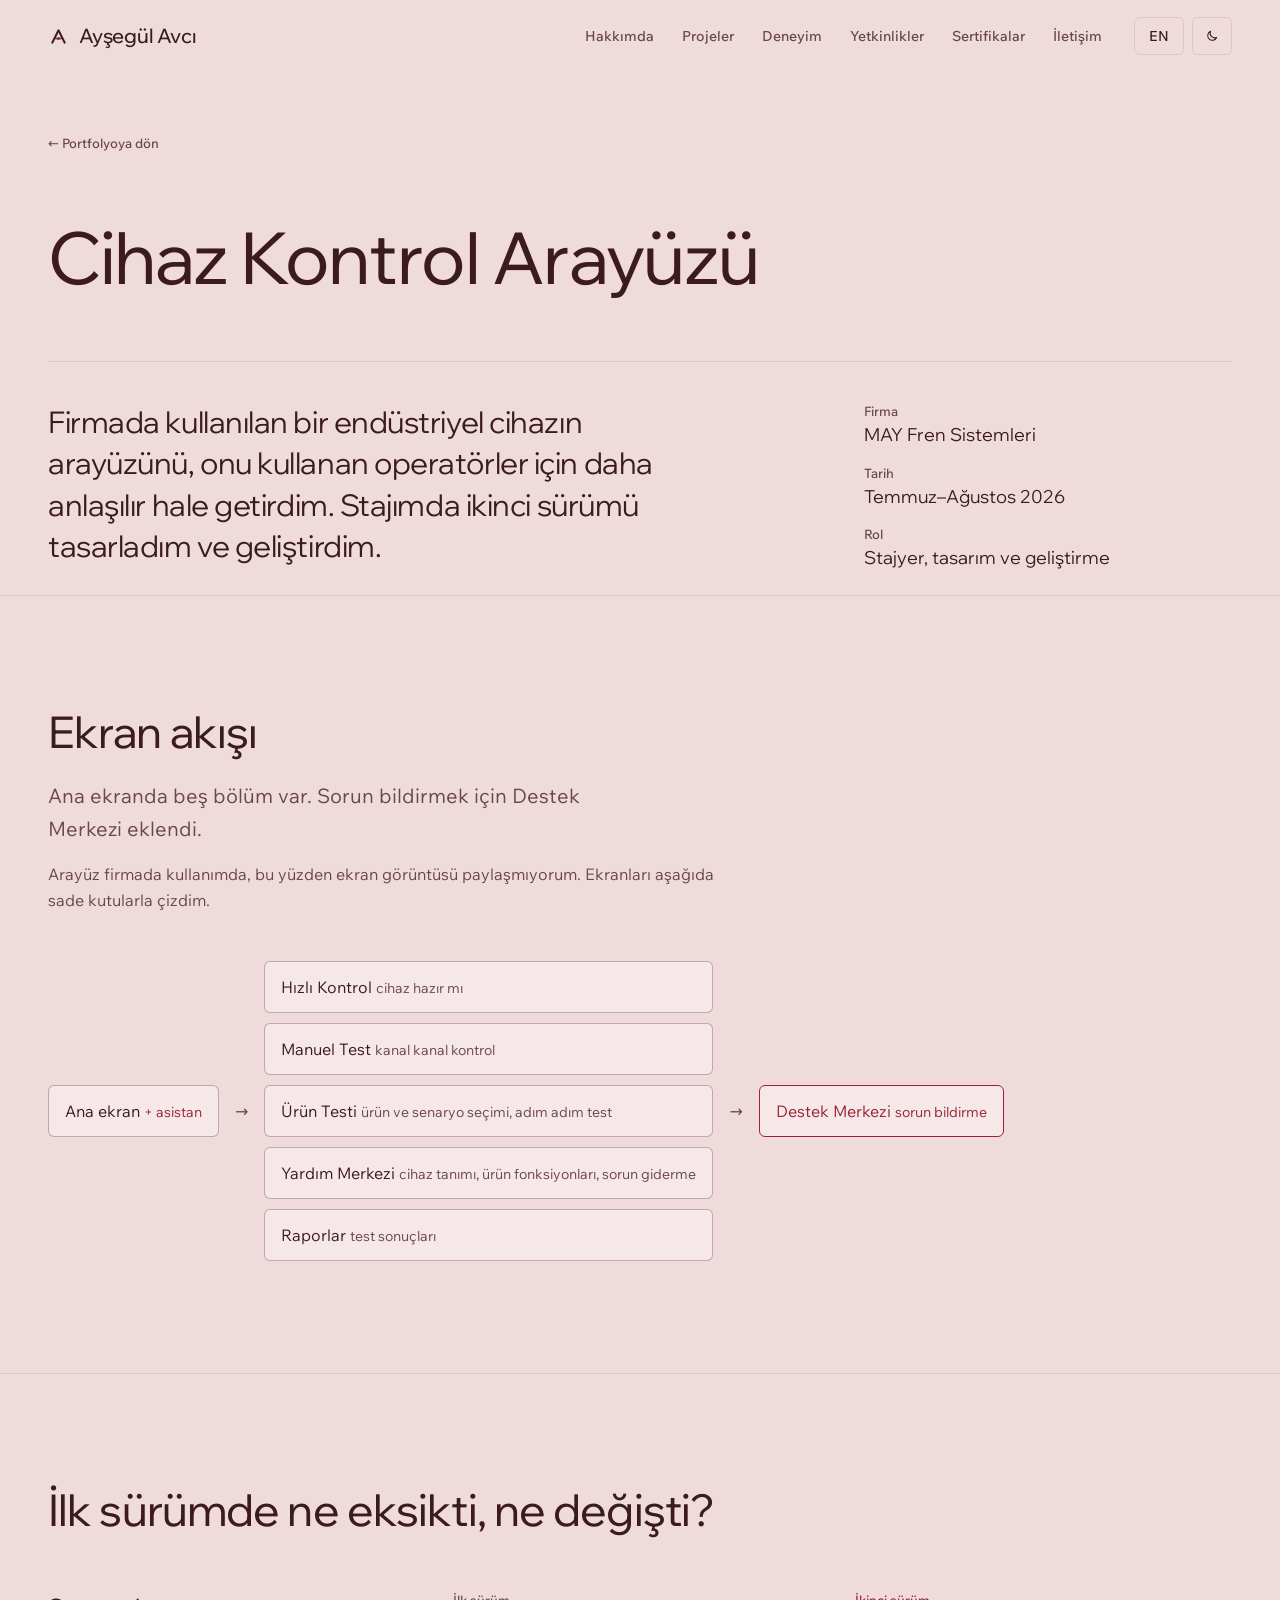
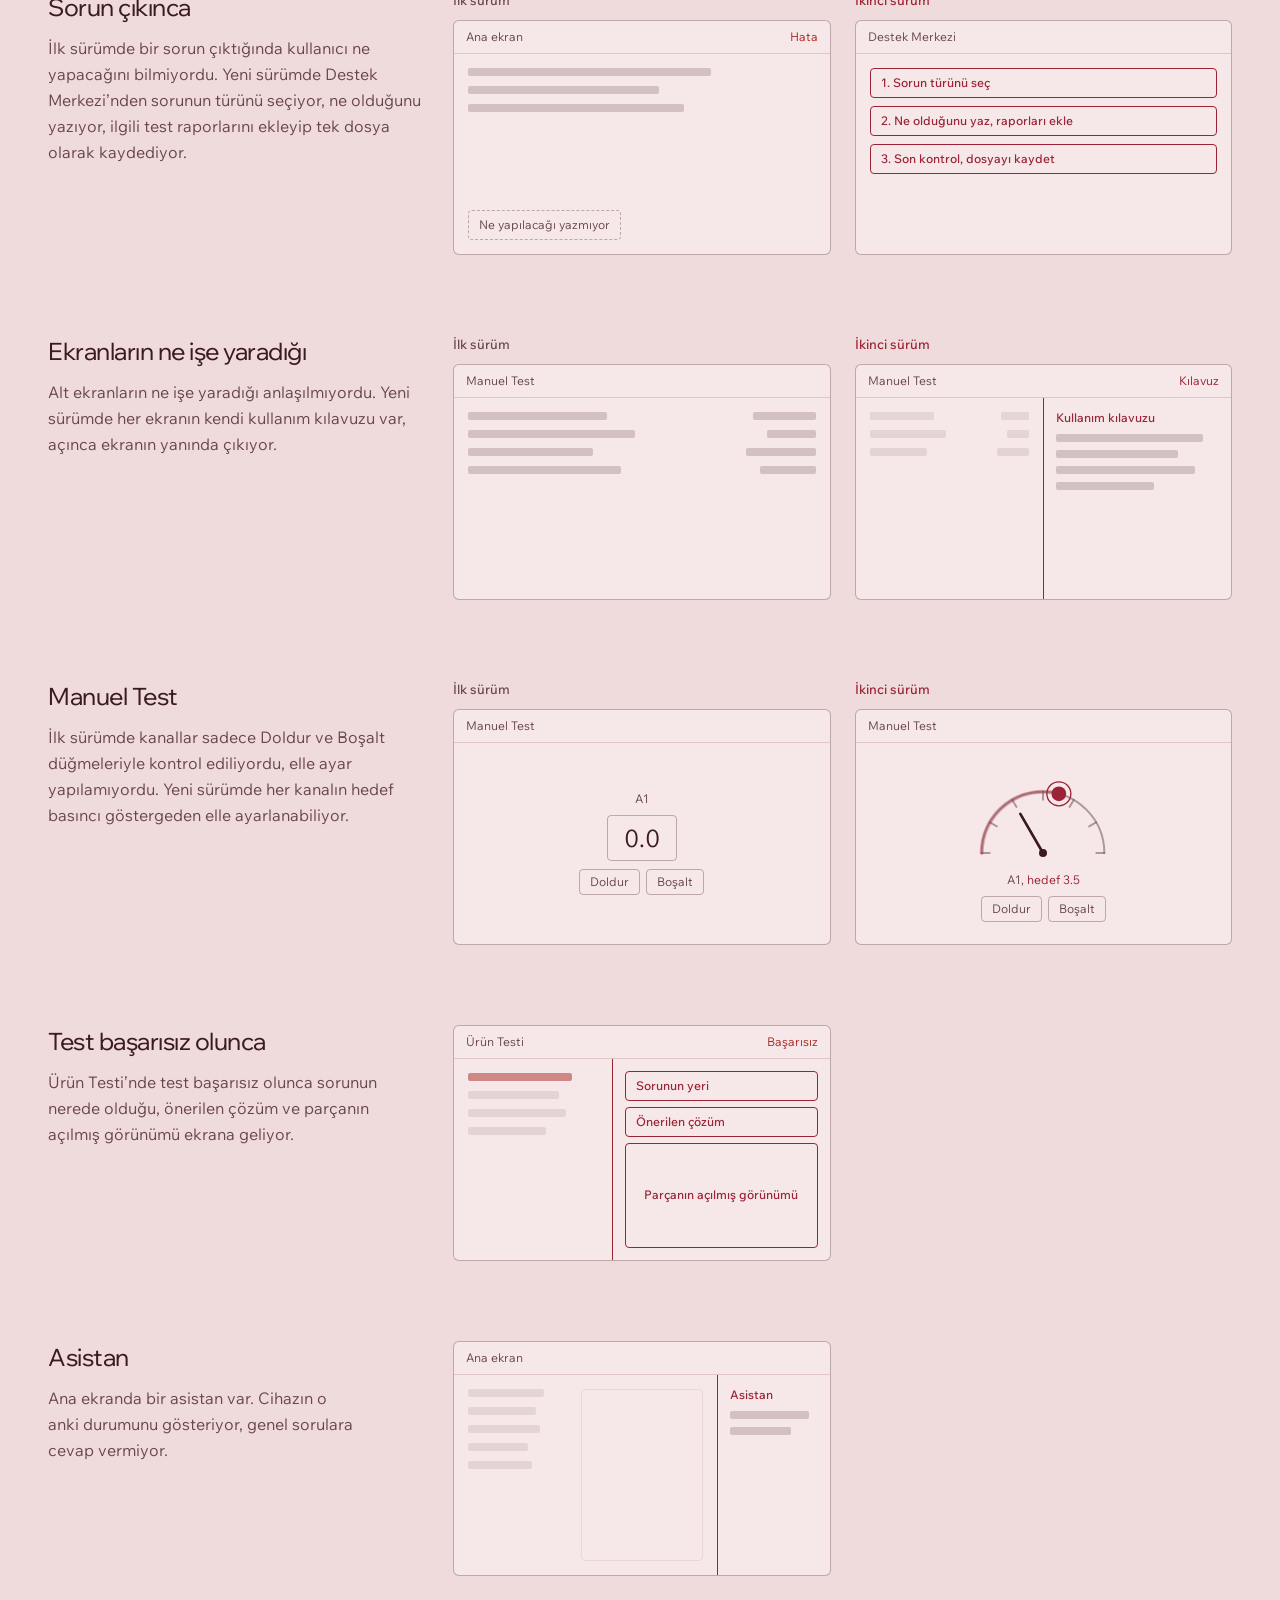
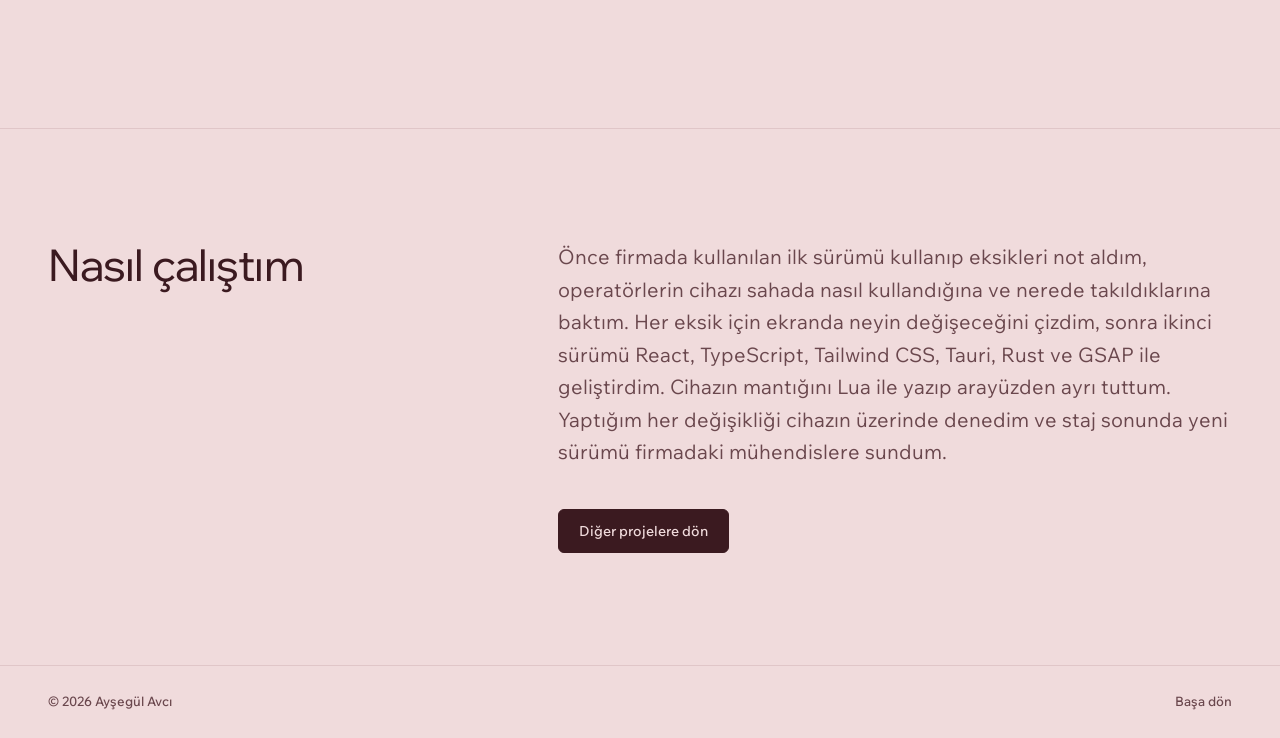
<file: projects/device-control-interface.html>
<!doctype html> <html lang="tr" data-theme="dark"> <head> <meta charset="utf-8"> <meta name="viewport" content="width=device-width,initial-scale=1"> <meta name="theme-color" content="#5e4446"> <script>!function(){var e,t=document.documentElement;t.classList.add("js");try{e=localStorage.getItem("theme")}catch(e){}"light"!==e&&"dark"!==e&&(e=matchMedia("(prefers-color-scheme: light)").matches?"light":"dark"),t.dataset.theme=e,"light"===e&&(document.querySelector('meta[name="theme-color"]').content="#f0dbdc");try{sessionStorage.getItem("name")&&t.classList.add("name-seen")}catch(e){}"visible"!==document.visibilityState&&t.classList.add("no-intro"),setTimeout(function(){window.__animReady||t.classList.remove("js")},3e3)}()</script> <title>Cihaz Kontrol Arayüzü | Ayşegül Avcı</title> <meta name="generator" content="Jekyll v4.4.1"/> <meta property="og:title" content="Cihaz Kontrol Arayüzü"/> <meta name="author" content="Ayşegül Avcı"/> <meta property="og:locale" content="tr_TR"/> <meta name="description" content="MAY Fren Sistemleri stajında tasarlayıp geliştirdiğim endüstriyel cihaz kontrol arayüzünün ikinci sürümü."/> <meta name="twitter:description" property="og:description" content="MAY Fren Sistemleri stajında tasarlayıp geliştirdiğim endüstriyel cihaz kontrol arayüzünün ikinci sürümü."/> <link rel="canonical" href="https://avciaysegul.github.io/projects/device-control-interface.html"/> <meta property="og:url" content="https://avciaysegul.github.io/projects/device-control-interface.html"/> <meta property="og:site_name" content="Ayşegül Avcı"/> <meta property="og:image" content="https://avciaysegul.github.io/assets/og-tr.jpg?v=2026-11-16"/> <meta property="og:image:height" content="630"/> <meta property="og:image:width" content="1200"/> <meta property="og:image:alt" content="Ayşegül Avcı, Frontend & UI/UX Developer"/> <meta property="og:type" content="website"/> <meta name="twitter:card" content="summary_large_image"/> <meta name="twitter:image" content="https://avciaysegul.github.io/assets/og-tr.jpg?v=2026-11-16"/> <meta name="twitter:image:alt" content="Ayşegül Avcı, Frontend & UI/UX Developer"/> <meta name="twitter:title" content="Cihaz Kontrol Arayüzü"/> <meta name="google-site-verification" content="LraKyjcMaXg5jQFHS7iAwMMsDhnJ6y4MmET2pUXPqsw"/> <script type="application/ld+json"> {"@context":"https://schema.org","@type":"WebPage","author":{"@type":"Person","name":"Ayşegül Avcı","url":"https://avciaysegul.github.io"},"description":"MAY Fren Sistemleri stajında tasarlayıp geliştirdiğim endüstriyel cihaz kontrol arayüzünün ikinci sürümü.","headline":"Cihaz Kontrol Arayüzü","image":{"width":1200,"height":630,"alt":"Ayşegül Avcı, Frontend & UI/UX Developer","url":"https://avciaysegul.github.io/assets/og-tr.jpg?v=2026-11-16","@type":"imageObject"},"url":"https://avciaysegul.github.io/projects/device-control-interface.html"}</script> <link rel="alternate" hreflang="tr" href="https://avciaysegul.github.io/projects/device-control-interface.html"> <link rel="alternate" hreflang="en" href="https://avciaysegul.github.io/en/projects/device-control-interface.html"> <link rel="alternate" hreflang="x-default" href="https://avciaysegul.github.io/projects/device-control-interface.html"> <link rel="icon" type="image/svg+xml" href="/assets/logo/favicon.svg?v=54672d47d8"> <link rel="preload" href="/assets/fonts/wix-madefor-text-latin.woff2" as="font" type="font/woff2" crossorigin> <link rel="preload" href="/assets/fonts/wix-madefor-display-latin.woff2" as="font" type="font/woff2" crossorigin> <link rel="preload" href="/assets/fonts/wix-madefor-text-latin-ext.woff2" as="font" type="font/woff2" crossorigin> <link rel="preload" href="/assets/fonts/wix-madefor-display-latin-ext.woff2" as="font" type="font/woff2" crossorigin> <link rel="stylesheet" href="/assets/css/main.css?v=c72196655b"> <script type="module" src="/assets/js/main.js?v=08ff2cd377"></script> </head> <body> <a class="btn btn-primary fixed top-3 left-3 z-50 -translate-y-24 focus:translate-y-0" href="#main">Ana içeriğe geç</a> <header class="site-header sticky top-0 z-40 border-b border-transparent bg-bg transition-colors duration-500" data-header> <nav class="page flex h-18 items-center justify-between gap-6" aria-label="Ana menü"> <a class="flex items-center gap-2.5 no-underline" data-home-link href="/#top" aria-label="Ayşegül Avcı ana sayfa"> <svg class="size-[21px] shrink-0" viewBox="0 0 64 64" aria-hidden="true" focusable="false" data-logo-header> <path fill="var(--rose-stem)" d="M19.33 38.33Q25.67 32.33 32 38.33Q25.67 44.33 19.33 38.33ZM44.67 38.33Q38.33 32.33 32 38.33Q38.33 44.33 44.67 38.33Z"/><path d="M13 51L32 13L51 51" fill="none" stroke="currentColor" stroke-width="6" stroke-linecap="round" stroke-linejoin="round"/><circle cx="32" cy="38.33" r="4.66" fill="var(--accent)"/> </svg> <span class="font-display text-xl font-medium tracking-[-.01em]" data-brand>Ayşegül Avcı</span> </a> <button class="btn px-3 lg:hidden" type="button" data-menu-toggle aria-controls="site-menu" aria-expanded="false" aria-label="Menüyü aç" data-label-open="Menüyü aç" data-label-close="Menüyü kapat"> <span data-icon-open><svg class="size-4" viewBox="0 0 24 24" fill="none" stroke="currentColor" stroke-width="1.8" stroke-linecap="round" stroke-linejoin="round" aria-hidden="true" focusable="false"><path d="M4 7h16M4 12h16M4 17h16"/></svg> </span> <span data-icon-close hidden><svg class="size-4" viewBox="0 0 24 24" fill="none" stroke="currentColor" stroke-width="1.8" stroke-linecap="round" stroke-linejoin="round" aria-hidden="true" focusable="false"><path d="M6 6l12 12M18 6 6 18"/></svg> </span> </button> <div id="site-menu" data-menu class="absolute inset-x-0 top-full hidden flex-col gap-6 border-b border-line bg-bg px-5 py-8 data-[open=true]:flex sm:px-8 lg:static lg:flex lg:flex-row lg:items-center lg:gap-8 lg:border-0 lg:bg-transparent lg:p-0"> <ul class="relative flex flex-col gap-1 lg:flex-row lg:gap-7" data-nav-list> <li><a class="nav-link relative block py-2 text-sm font-medium text-muted no-underline hover:text-text lg:py-1" href="/#about" data-nav="about">Hakkımda</a></li> <li><a class="nav-link relative block py-2 text-sm font-medium text-muted no-underline hover:text-text lg:py-1" href="/#projects" data-nav="projects">Projeler</a></li> <li><a class="nav-link relative block py-2 text-sm font-medium text-muted no-underline hover:text-text lg:py-1" href="/#experience" data-nav="experience">Deneyim</a></li> <li><a class="nav-link relative block py-2 text-sm font-medium text-muted no-underline hover:text-text lg:py-1" href="/#skills" data-nav="skills">Yetkinlikler</a></li> <li><a class="nav-link relative block py-2 text-sm font-medium text-muted no-underline hover:text-text lg:py-1" href="/#credentials" data-nav="credentials">Sertifikalar</a></li> <li><a class="nav-link relative block py-2 text-sm font-medium text-muted no-underline hover:text-text lg:py-1" href="/#contact" data-nav="contact">İletişim</a></li> </ul> <div class="flex gap-2"> <a class="btn min-h-9 px-3.5" href="/en/projects/device-control-interface.html" hreflang="en" lang="en" aria-label="EN, Switch to English">EN</a> <button class="btn min-h-9 px-3" type="button" data-theme-toggle aria-pressed="false" data-label-light="Açık temaya geç" data-label-dark="Koyu temaya geç" aria-label="Açık temaya geç"> <span class="hidden dark:inline"><svg class="size-3.5" viewBox="0 0 24 24" fill="none" stroke="currentColor" stroke-width="1.8" stroke-linecap="round" stroke-linejoin="round" aria-hidden="true" focusable="false"><circle cx="12" cy="12" r="4"/><path d="M12 2v2M12 20v2M4.9 4.9l1.4 1.4M17.7 17.7l1.4 1.4M2 12h2M20 12h2M4.9 19.1l1.4-1.4M17.7 6.3l1.4-1.4"/></svg> </span> <span class="dark:hidden"><svg class="size-3.5" viewBox="0 0 24 24" fill="none" stroke="currentColor" stroke-width="1.8" stroke-linecap="round" stroke-linejoin="round" aria-hidden="true" focusable="false"><path d="M20 14.5A8 8 0 0 1 9.5 4a8 8 0 1 0 10.5 10.5Z"/></svg> </span> </button> </div> </div> </nav> </header> <main id="main"> <article> <header class="page pt-10 pb-4 sm:pt-14 sm:pb-6"> <a class="meta -my-2.5 inline-flex min-h-11 items-center text-muted hover:text-text" href="/#projects"><span class="link-underline">← Portfolyoya dön</span></a> <h1 class="mt-16 max-w-6xl overflow-clip pb-[.14em] text-4xl leading-[1.05] tracking-[-.02em] sm:text-6xl lg:text-7xl"><span class="block">Cihaz Kontrol Arayüzü</span></h1> <div class="mt-14 grid gap-10 border-t border-line pt-10 lg:grid-cols-12"> <p class="font-display text-2xl leading-snug tracking-[-.015em] sm:text-3xl lg:col-span-7">Firmada kullanılan bir endüstriyel cihazın arayüzünü, onu kullanan operatörler için daha anlaşılır hale getirdim. Stajımda ikinci sürümü tasarladım ve geliştirdim.</p> <dl class="grid content-start gap-4 lg:col-span-4 lg:col-start-9"> <div><dt class="meta text-muted">Firma</dt><dd class="mt-0.5 font-display text-lg leading-snug">MAY Fren Sistemleri</dd></div> <div><dt class="meta text-muted">Tarih</dt><dd class="mt-0.5 font-display text-lg leading-snug">Temmuz–Ağustos 2026</dd></div> <div><dt class="meta text-muted">Rol</dt><dd class="mt-0.5 font-display text-lg leading-snug">Stajyer, tasarım ve geliştirme</dd></div> </dl> </div> </header> <section class="section"> <div class="page"> <h2 class="section-title">Ekran akışı</h2> <p class="mt-6 max-w-2xl text-xl leading-relaxed text-muted">Ana ekranda beş bölüm var. Sorun bildirmek için Destek Merkezi eklendi.</p> <p class="mt-4 max-w-2xl text-muted">Arayüz firmada kullanımda, bu yüzden ekran görüntüsü paylaşmıyorum. Ekranları aşağıda sade kutularla çizdim.</p> <div class="mt-12 flex flex-col items-start gap-4 lg:flex-row lg:items-center"> <div class="wf-node">Ana ekran <span class="text-sm text-accent">+ asistan</span></div> <span class="pl-4 text-muted lg:pl-0" aria-hidden="true"><span class="lg:hidden">↓</span><span class="hidden lg:inline">→</span></span> <ul class="flex flex-col gap-2.5"> <li class="wf-node">Hızlı Kontrol <span class="text-sm text-muted">cihaz hazır mı</span></li> <li class="wf-node">Manuel Test <span class="text-sm text-muted">kanal kanal kontrol</span></li> <li class="wf-node">Ürün Testi <span class="text-sm text-muted">ürün ve senaryo seçimi, adım adım test</span></li> <li class="wf-node">Yardım Merkezi <span class="text-sm text-muted">cihaz tanımı, ürün fonksiyonları, sorun giderme</span></li> <li class="wf-node">Raporlar <span class="text-sm text-muted">test sonuçları</span></li> </ul> <span class="pl-4 text-muted lg:pl-0" aria-hidden="true"><span class="lg:hidden">↓</span><span class="hidden lg:inline">→</span></span> <div class="wf-node border-accent text-accent">Destek Merkezi <span class="text-sm">sorun bildirme</span></div> </div> </div> </section> <section class="section"> <div class="page"> <h2 class="section-title">İlk sürümde ne eksikti, ne değişti?</h2> <ul class="mt-4"> <li class="grid gap-8 py-10 lg:grid-cols-12"> <div class="lg:col-span-4"> <h3 class="text-2xl tracking-[-.02em]">Sorun çıkınca</h3> <p class="mt-3 text-muted">İlk sürümde bir sorun çıktığında kullanıcı ne yapacağını bilmiyordu. Yeni sürümde Destek Merkezi’nden sorunun türünü seçiyor, ne olduğunu yazıyor, ilgili test raporlarını ekleyip tek dosya olarak kaydediyor.</p> </div> <div class="grid gap-6 sm:grid-cols-2 lg:col-span-8"> <figure> <figcaption class="meta mb-2.5 text-muted">İlk sürüm</figcaption> <div class="wf" aria-hidden="true"> <div class="wf-top"><span>Ana ekran</span><span class="text-danger">Hata</span></div> <div class="wf-body"><div class="wf-bar w-[70%]"></div><div class="wf-bar w-[55%]"></div><div class="wf-bar w-[62%]"></div><div class="flex-1"></div><div class="wf-old self-start">Ne yapılacağı yazmıyor</div></div> </div> </figure> <figure> <figcaption class="meta mb-2.5 text-accent">İkinci sürüm</figcaption> <div class="wf" aria-hidden="true"> <div class="wf-top"><span>Destek Merkezi</span></div> <div class="wf-body gap-2"><div class="wf-new">1. Sorun türünü seç</div><div class="wf-new">2. Ne olduğunu yaz, raporları ekle</div><div class="wf-new">3. Son kontrol, dosyayı kaydet</div></div> </div> </figure> </div> </li> <li class="grid gap-8 py-10 lg:grid-cols-12"> <div class="lg:col-span-4"> <h3 class="text-2xl tracking-[-.02em]">Ekranların ne işe yaradığı</h3> <p class="mt-3 text-muted">Alt ekranların ne işe yaradığı anlaşılmıyordu. Yeni sürümde her ekranın kendi kullanım kılavuzu var, açınca ekranın yanında çıkıyor.</p> </div> <div class="grid gap-6 sm:grid-cols-2 lg:col-span-8"> <figure> <figcaption class="meta mb-2.5 text-muted">İlk sürüm</figcaption> <div class="wf" aria-hidden="true"> <div class="wf-top"><span>Manuel Test</span></div> <div class="wf-body"> <div class="flex justify-between"><div class="wf-bar w-[40%]"></div><div class="wf-bar w-[18%]"></div></div> <div class="flex justify-between"><div class="wf-bar w-[48%]"></div><div class="wf-bar w-[14%]"></div></div> <div class="flex justify-between"><div class="wf-bar w-[36%]"></div><div class="wf-bar w-[20%]"></div></div> <div class="flex justify-between"><div class="wf-bar w-[44%]"></div><div class="wf-bar w-[16%]"></div></div> </div> </div> </figure> <figure> <figcaption class="meta mb-2.5 text-accent">İkinci sürüm</figcaption> <div class="wf" aria-hidden="true"> <div class="wf-top"><span>Manuel Test</span><span class="text-accent">Kılavuz</span></div> <div class="flex flex-1"> <div class="wf-body opacity-50"> <div class="flex justify-between"><div class="wf-bar w-[40%]"></div><div class="wf-bar w-[18%]"></div></div> <div class="flex justify-between"><div class="wf-bar w-[48%]"></div><div class="wf-bar w-[14%]"></div></div> <div class="flex justify-between"><div class="wf-bar w-[36%]"></div><div class="wf-bar w-[20%]"></div></div> </div> <div class="flex w-1/2 flex-col gap-2 border-l border-accent p-3"><span class="text-xs font-medium text-accent">Kullanım kılavuzu</span><div class="wf-bar w-[90%]"></div><div class="wf-bar w-[75%]"></div><div class="wf-bar w-[85%]"></div><div class="wf-bar w-[60%]"></div></div> </div> </div> </figure> </div> </li> <li class="grid gap-8 py-10 lg:grid-cols-12"> <div class="lg:col-span-4"> <h3 class="text-2xl tracking-[-.02em]">Manuel Test</h3> <p class="mt-3 text-muted">İlk sürümde kanallar sadece Doldur ve Boşalt düğmeleriyle kontrol ediliyordu, elle ayar yapılamıyordu. Yeni sürümde her kanalın hedef basıncı göstergeden elle ayarlanabiliyor.</p> </div> <div class="grid gap-6 sm:grid-cols-2 lg:col-span-8"> <figure> <figcaption class="meta mb-2.5 text-muted">İlk sürüm</figcaption> <div class="wf" aria-hidden="true"> <div class="wf-top"><span>Manuel Test</span></div> <div class="wf-body items-center justify-center gap-2"> <span class="text-xs text-muted">A1</span> <span class="rounded-sm border border-muted/40 px-4 py-1.5 text-2xl tabular-nums">0.0</span> <div class="flex gap-1.5"><span class="rounded-sm border border-muted/40 px-2.5 py-1 text-xs text-muted">Doldur</span><span class="rounded-sm border border-muted/40 px-2.5 py-1 text-xs text-muted">Boşalt</span></div> </div> </div> </figure> <figure> <figcaption class="meta mb-2.5 text-accent">İkinci sürüm</figcaption> <div class="wf" aria-hidden="true"> <div class="wf-top"><span>Manuel Test</span></div> <div class="wf-body items-center justify-center gap-2"> <svg class="w-40 max-w-full" viewBox="0 0 120 74" fill="none" stroke-linecap="round"><g class="text-muted" stroke="currentColor" stroke-opacity=".5" stroke-width="1.5"><path d="M14 66 A46 46 0 0 1 106 66"/><line x1="20.0" y1="66.0" x2="14.0" y2="66.0"/><line x1="25.4" y1="46.0" x2="20.2" y2="43.0"/><line x1="40.0" y1="31.4" x2="37.0" y2="26.2"/><line x1="60.0" y1="26.0" x2="60.0" y2="20.0"/><line x1="80.0" y1="31.4" x2="83.0" y2="26.2"/><line x1="94.6" y1="46.0" x2="99.8" y2="43.0"/><line x1="100.0" y1="66.0" x2="106.0" y2="66.0"/></g><line class="text-text" stroke="currentColor" stroke-width="2" x1="60" y1="66" x2="43.0" y2="36.6"/><circle class="text-text" fill="currentColor" cx="60" cy="66" r="3"/><g class="text-accent"><path stroke="currentColor" stroke-width="3" d="M14 66 A46 46 0 0 1 71.9 21.6" stroke-opacity=".35"/><circle cx="71.9" cy="21.6" r="5.5" fill="currentColor"/><circle cx="71.9" cy="21.6" r="9" stroke="currentColor" stroke-width="1"/></g></svg> <span class="text-xs text-muted">A1, <span class="text-accent">hedef 3.5</span></span> <div class="flex gap-1.5"><span class="rounded-sm border border-muted/40 px-2.5 py-1 text-xs text-muted">Doldur</span><span class="rounded-sm border border-muted/40 px-2.5 py-1 text-xs text-muted">Boşalt</span></div> </div> </div> </figure> </div> </li> <li class="grid gap-8 py-10 lg:grid-cols-12"> <div class="lg:col-span-4"> <h3 class="text-2xl tracking-[-.02em]">Test başarısız olunca</h3> <p class="mt-3 text-muted">Ürün Testi’nde test başarısız olunca sorunun nerede olduğu, önerilen çözüm ve parçanın açılmış görünümü ekrana geliyor.</p> </div> <div class="grid gap-6 sm:grid-cols-2 lg:col-span-8"> <figure> <div class="wf" aria-hidden="true"> <div class="wf-top"><span>Ürün Testi</span><span class="text-danger">Başarısız</span></div> <div class="flex flex-1"> <div class="wf-body opacity-50"><div class="wf-bar w-[80%] bg-danger"></div><div class="wf-bar w-[70%]"></div><div class="wf-bar w-[75%]"></div><div class="wf-bar w-[60%]"></div></div> <div class="flex w-[58%] flex-col gap-1.5 border-l border-accent p-3"><div class="wf-new">Sorunun yeri</div><div class="wf-new">Önerilen çözüm</div><div class="wf-new grid flex-1 place-items-center text-center">Parçanın açılmış görünümü</div></div> </div> </div> </figure> </div> </li> <li class="grid gap-8 py-10 lg:grid-cols-12"> <div class="lg:col-span-4"> <h3 class="text-2xl tracking-[-.02em]">Asistan</h3> <p class="mt-3 text-muted">Ana ekranda bir asistan var. Cihazın o anki durumunu gösteriyor, genel sorulara cevap vermiyor.</p> </div> <div class="grid gap-6 sm:grid-cols-2 lg:col-span-8"> <figure> <div class="wf" aria-hidden="true"> <div class="wf-top"><span>Ana ekran</span></div> <div class="flex flex-1"> <div class="wf-body flex-none basis-[30%] opacity-50"><div class="wf-bar w-[90%]"></div><div class="wf-bar w-[80%]"></div><div class="wf-bar w-[85%]"></div><div class="wf-bar w-[70%]"></div><div class="wf-bar w-[75%]"></div></div> <div class="wf-body opacity-50"><div class="flex-1 rounded-sm border border-line"></div></div> <div class="flex w-[30%] flex-col gap-2 border-l border-accent p-3"><span class="text-xs font-medium text-accent">Asistan</span><div class="wf-bar w-[90%]"></div><div class="wf-bar w-[70%]"></div></div> </div> </div> </figure> </div> </li> </ul> </div> </section> <section class="section"> <div class="page grid gap-10 lg:grid-cols-12"> <h2 class="section-title lg:col-span-4">Nasıl çalıştım</h2> <div class="lg:col-span-7 lg:col-start-6"> <p class="text-xl leading-relaxed text-muted">Önce firmada kullanılan ilk sürümü kullanıp eksikleri not aldım, operatörlerin cihazı sahada nasıl kullandığına ve nerede takıldıklarına baktım. Her eksik için ekranda neyin değişeceğini çizdim, sonra ikinci sürümü React, TypeScript, Tailwind CSS, Tauri, Rust ve GSAP ile geliştirdim. Cihazın mantığını Lua ile yazıp arayüzden ayrı tuttum. Yaptığım her değişikliği cihazın üzerinde denedim ve staj sonunda yeni sürümü firmadaki mühendislere sundum.</p> <a class="btn btn-primary mt-10" href="/#projects">Diğer projelere dön</a> </div> </div> </section> </article> </main> <footer class="border-t border-line"> <div class="page"> <div class="meta flex items-center justify-between gap-4 py-6 text-muted"> <p>© 2026 Ayşegül Avcı</p> <a class="-my-2.5 inline-flex min-h-11 items-center hover:text-text" href="#top" data-back-top><span class="link-underline" data-back-top-text>Başa dön</span></a> </div> <p class="print-note meta pb-6 normal-case text-muted">Bu çıktı klasik bir kopyadır. Kuantum durumlar kopyalanamaz (no-cloning teoremi).</p> </div> </footer> </body> </html>
</file>
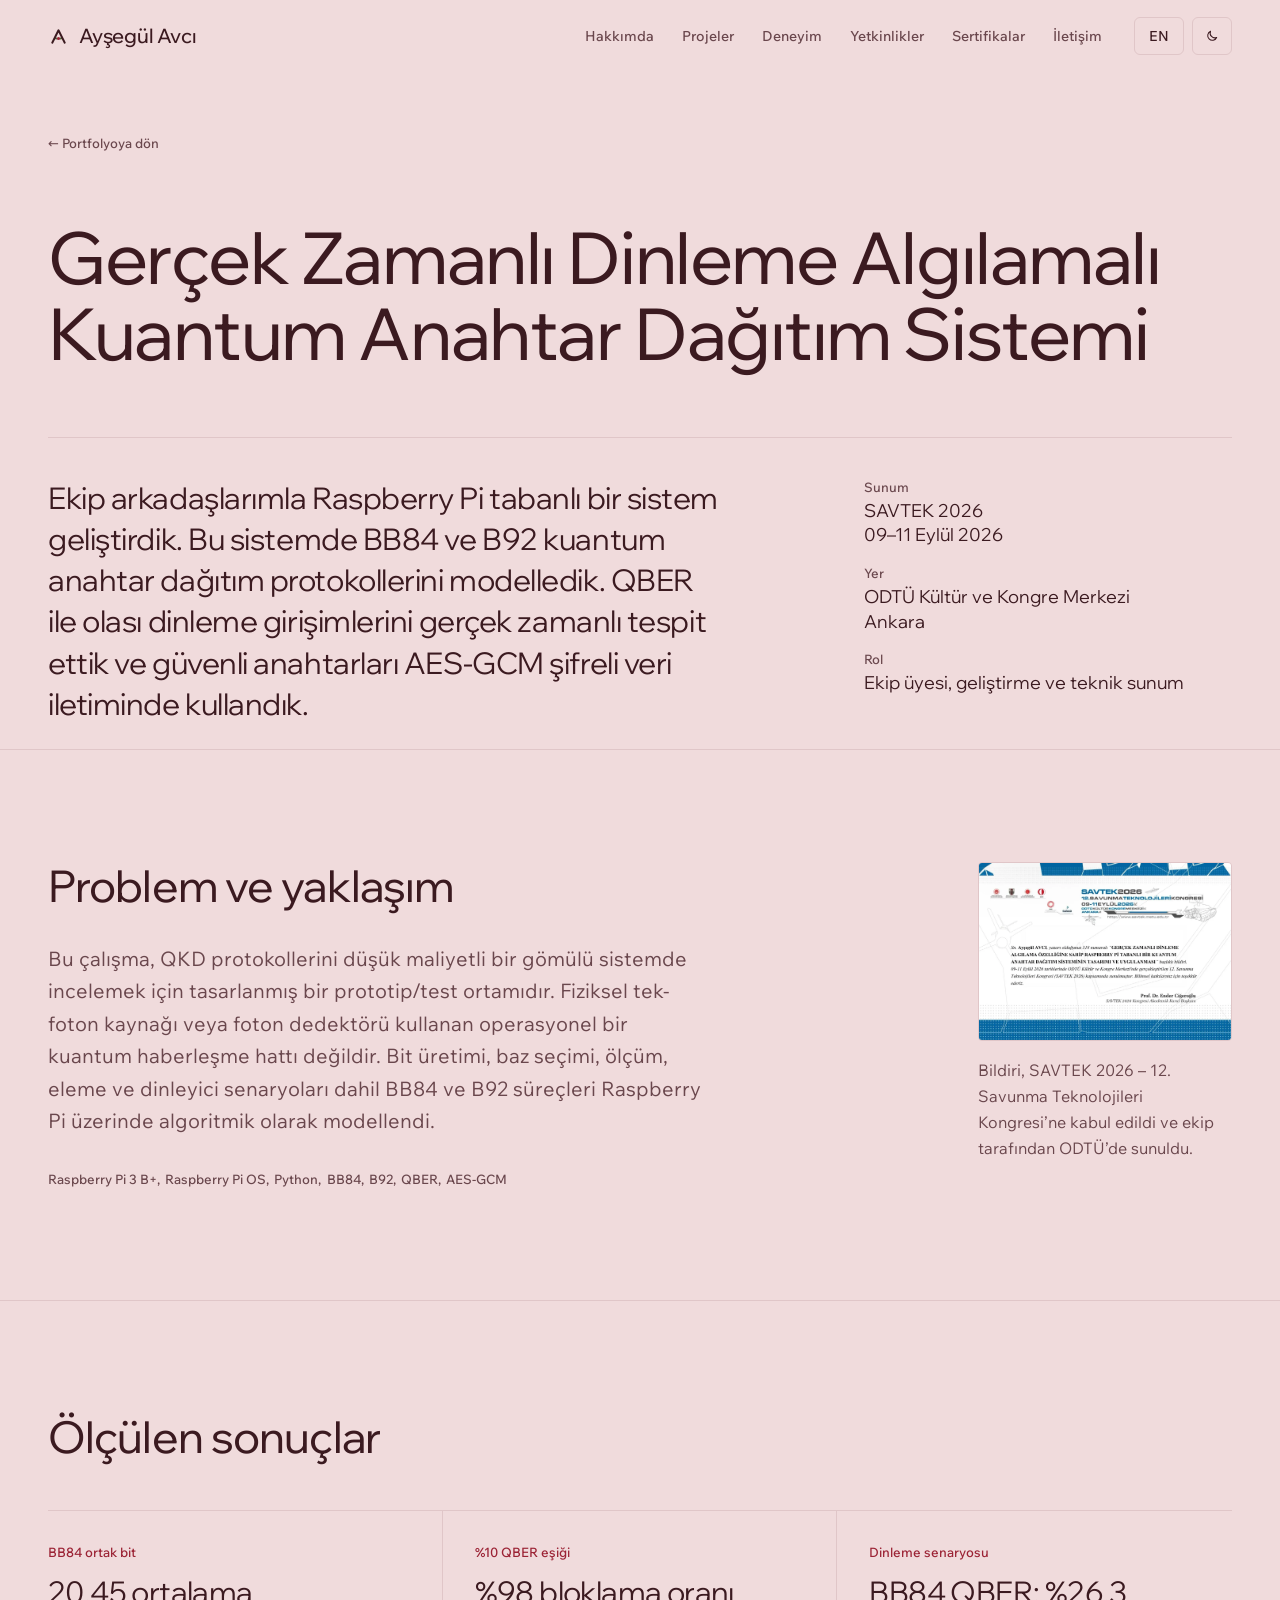
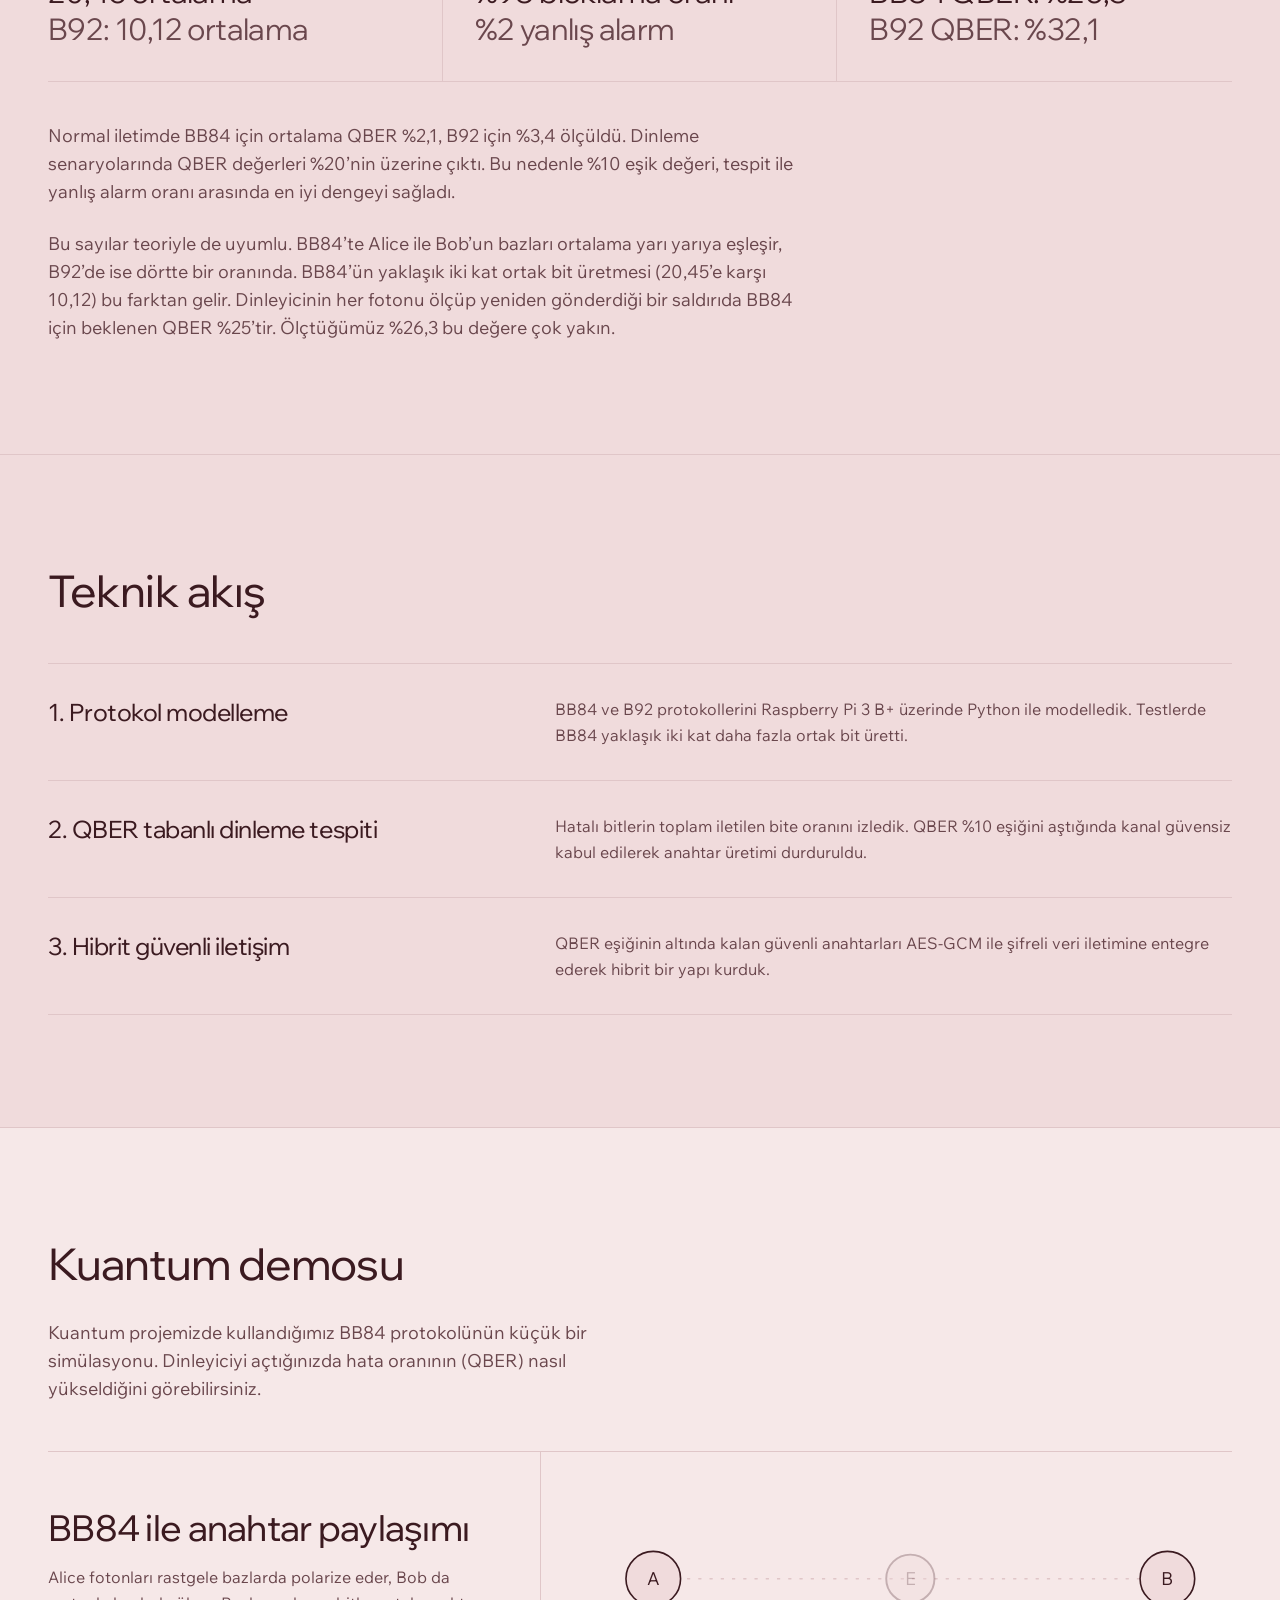
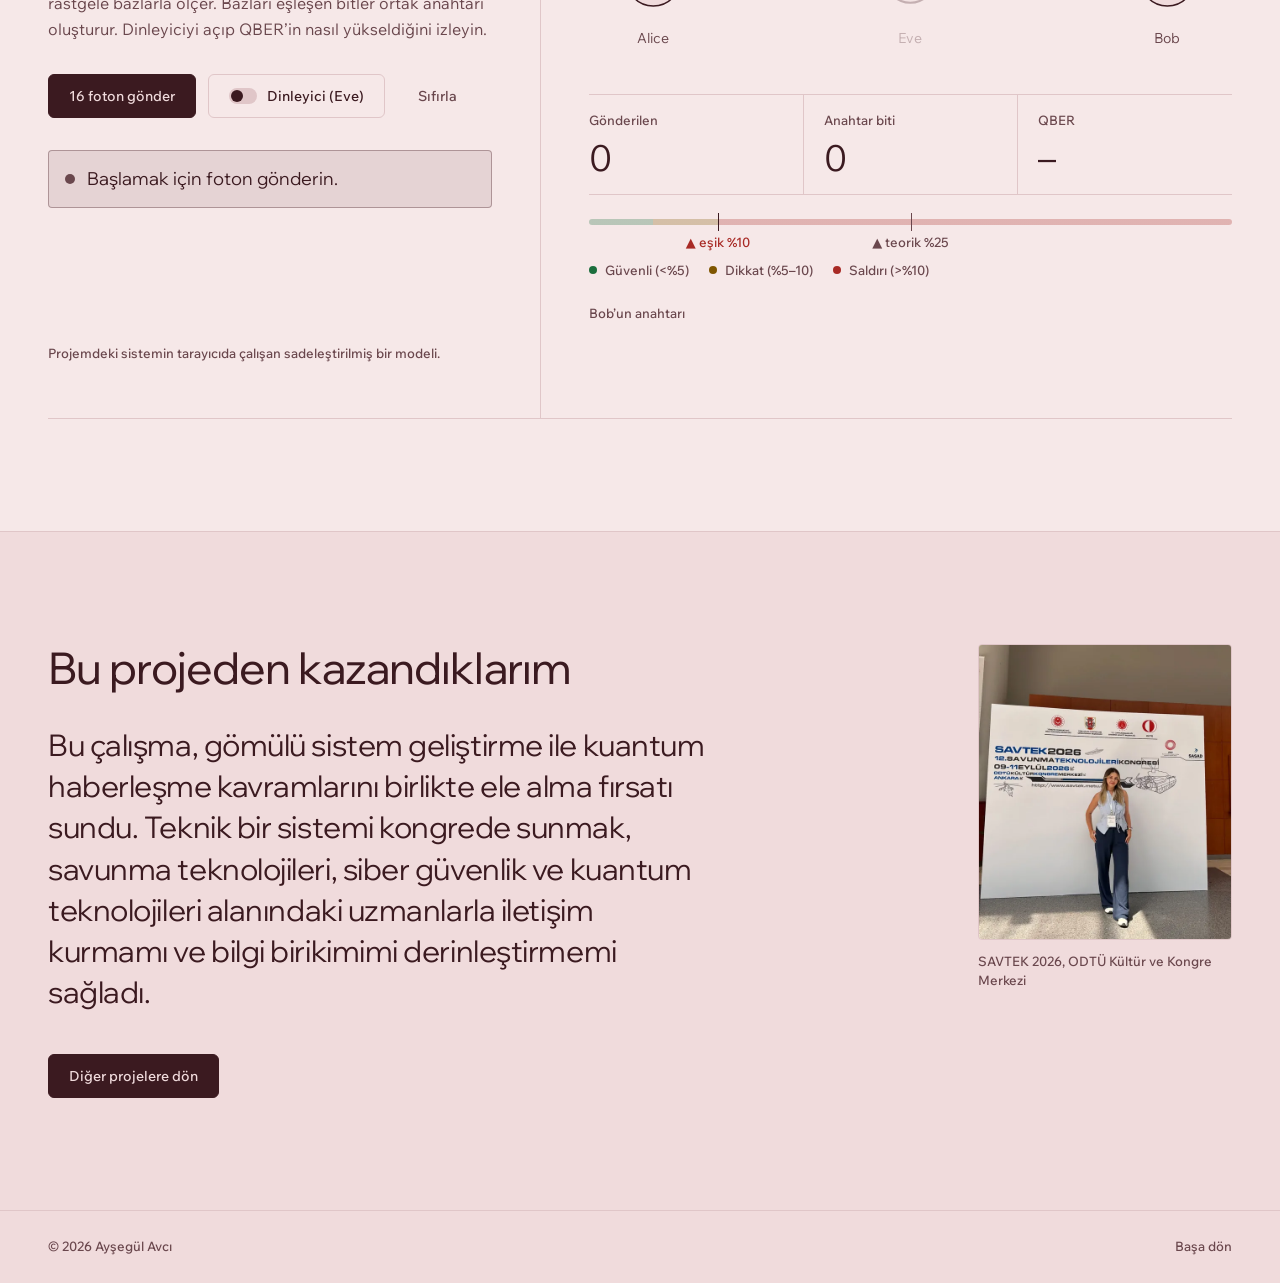
<file: projects/quantum-key-distribution.html>
<!doctype html> <html lang="tr" data-theme="dark"> <head> <meta charset="utf-8"> <meta name="viewport" content="width=device-width,initial-scale=1"> <meta name="theme-color" content="#5e4446"> <script>!function(){var e,t=document.documentElement;t.classList.add("js");try{e=localStorage.getItem("theme")}catch(e){}"light"!==e&&"dark"!==e&&(e=matchMedia("(prefers-color-scheme: light)").matches?"light":"dark"),t.dataset.theme=e,"light"===e&&(document.querySelector('meta[name="theme-color"]').content="#f0dbdc");try{sessionStorage.getItem("name")&&t.classList.add("name-seen")}catch(e){}"visible"!==document.visibilityState&&t.classList.add("no-intro"),setTimeout(function(){window.__animReady||t.classList.remove("js")},3e3)}()</script> <title>QKD Sistemi | Ayşegül Avcı</title> <meta name="generator" content="Jekyll v4.4.1"/> <meta property="og:title" content="QKD Sistemi"/> <meta name="author" content="Ayşegül Avcı"/> <meta property="og:locale" content="tr_TR"/> <meta name="description" content="Raspberry Pi tabanlı, gerçek zamanlı dinleme tespitine sahip kuantum anahtar dağıtım sistemi vaka çalışması."/> <meta name="twitter:description" property="og:description" content="Raspberry Pi tabanlı, gerçek zamanlı dinleme tespitine sahip kuantum anahtar dağıtım sistemi vaka çalışması."/> <link rel="canonical" href="https://avciaysegul.github.io/projects/quantum-key-distribution.html"/> <meta property="og:url" content="https://avciaysegul.github.io/projects/quantum-key-distribution.html"/> <meta property="og:site_name" content="Ayşegül Avcı"/> <meta property="og:image" content="https://avciaysegul.github.io/assets/og-tr.jpg?v=2026-11-16"/> <meta property="og:image:height" content="630"/> <meta property="og:image:width" content="1200"/> <meta property="og:image:alt" content="Ayşegül Avcı, Frontend & UI/UX Developer"/> <meta property="og:type" content="website"/> <meta name="twitter:card" content="summary_large_image"/> <meta name="twitter:image" content="https://avciaysegul.github.io/assets/og-tr.jpg?v=2026-11-16"/> <meta name="twitter:image:alt" content="Ayşegül Avcı, Frontend & UI/UX Developer"/> <meta name="twitter:title" content="QKD Sistemi"/> <meta name="google-site-verification" content="LraKyjcMaXg5jQFHS7iAwMMsDhnJ6y4MmET2pUXPqsw"/> <script type="application/ld+json"> {"@context":"https://schema.org","@type":"WebPage","author":{"@type":"Person","name":"Ayşegül Avcı","url":"https://avciaysegul.github.io"},"description":"Raspberry Pi tabanlı, gerçek zamanlı dinleme tespitine sahip kuantum anahtar dağıtım sistemi vaka çalışması.","headline":"QKD Sistemi","image":{"width":1200,"height":630,"alt":"Ayşegül Avcı, Frontend & UI/UX Developer","url":"https://avciaysegul.github.io/assets/og-tr.jpg?v=2026-11-16","@type":"imageObject"},"url":"https://avciaysegul.github.io/projects/quantum-key-distribution.html"}</script> <link rel="alternate" hreflang="tr" href="https://avciaysegul.github.io/projects/quantum-key-distribution.html"> <link rel="alternate" hreflang="en" href="https://avciaysegul.github.io/en/projects/quantum-key-distribution.html"> <link rel="alternate" hreflang="x-default" href="https://avciaysegul.github.io/projects/quantum-key-distribution.html"> <link rel="icon" type="image/svg+xml" href="/assets/logo/favicon.svg?v=54672d47d8"> <link rel="preload" href="/assets/fonts/wix-madefor-text-latin.woff2" as="font" type="font/woff2" crossorigin> <link rel="preload" href="/assets/fonts/wix-madefor-display-latin.woff2" as="font" type="font/woff2" crossorigin> <link rel="preload" href="/assets/fonts/wix-madefor-text-latin-ext.woff2" as="font" type="font/woff2" crossorigin> <link rel="preload" href="/assets/fonts/wix-madefor-display-latin-ext.woff2" as="font" type="font/woff2" crossorigin> <link rel="stylesheet" href="/assets/css/main.css?v=c72196655b"> <script type="module" src="/assets/js/main.js?v=08ff2cd377"></script> </head> <body> <a class="btn btn-primary fixed top-3 left-3 z-50 -translate-y-24 focus:translate-y-0" href="#main">Ana içeriğe geç</a> <header class="site-header sticky top-0 z-40 border-b border-transparent bg-bg transition-colors duration-500" data-header> <nav class="page flex h-18 items-center justify-between gap-6" aria-label="Ana menü"> <a class="flex items-center gap-2.5 no-underline" data-home-link href="/#top" aria-label="Ayşegül Avcı ana sayfa"> <svg class="size-[21px] shrink-0" viewBox="0 0 64 64" aria-hidden="true" focusable="false" data-logo-header> <path fill="var(--rose-stem)" d="M19.33 38.33Q25.67 32.33 32 38.33Q25.67 44.33 19.33 38.33ZM44.67 38.33Q38.33 32.33 32 38.33Q38.33 44.33 44.67 38.33Z"/><path d="M13 51L32 13L51 51" fill="none" stroke="currentColor" stroke-width="6" stroke-linecap="round" stroke-linejoin="round"/><circle cx="32" cy="38.33" r="4.66" fill="var(--accent)"/> </svg> <span class="font-display text-xl font-medium tracking-[-.01em]" data-brand>Ayşegül Avcı</span> </a> <button class="btn px-3 lg:hidden" type="button" data-menu-toggle aria-controls="site-menu" aria-expanded="false" aria-label="Menüyü aç" data-label-open="Menüyü aç" data-label-close="Menüyü kapat"> <span data-icon-open><svg class="size-4" viewBox="0 0 24 24" fill="none" stroke="currentColor" stroke-width="1.8" stroke-linecap="round" stroke-linejoin="round" aria-hidden="true" focusable="false"><path d="M4 7h16M4 12h16M4 17h16"/></svg> </span> <span data-icon-close hidden><svg class="size-4" viewBox="0 0 24 24" fill="none" stroke="currentColor" stroke-width="1.8" stroke-linecap="round" stroke-linejoin="round" aria-hidden="true" focusable="false"><path d="M6 6l12 12M18 6 6 18"/></svg> </span> </button> <div id="site-menu" data-menu class="absolute inset-x-0 top-full hidden flex-col gap-6 border-b border-line bg-bg px-5 py-8 data-[open=true]:flex sm:px-8 lg:static lg:flex lg:flex-row lg:items-center lg:gap-8 lg:border-0 lg:bg-transparent lg:p-0"> <ul class="relative flex flex-col gap-1 lg:flex-row lg:gap-7" data-nav-list> <li><a class="nav-link relative block py-2 text-sm font-medium text-muted no-underline hover:text-text lg:py-1" href="/#about" data-nav="about">Hakkımda</a></li> <li><a class="nav-link relative block py-2 text-sm font-medium text-muted no-underline hover:text-text lg:py-1" href="/#projects" data-nav="projects">Projeler</a></li> <li><a class="nav-link relative block py-2 text-sm font-medium text-muted no-underline hover:text-text lg:py-1" href="/#experience" data-nav="experience">Deneyim</a></li> <li><a class="nav-link relative block py-2 text-sm font-medium text-muted no-underline hover:text-text lg:py-1" href="/#skills" data-nav="skills">Yetkinlikler</a></li> <li><a class="nav-link relative block py-2 text-sm font-medium text-muted no-underline hover:text-text lg:py-1" href="/#credentials" data-nav="credentials">Sertifikalar</a></li> <li><a class="nav-link relative block py-2 text-sm font-medium text-muted no-underline hover:text-text lg:py-1" href="/#contact" data-nav="contact">İletişim</a></li> </ul> <div class="flex gap-2"> <a class="btn min-h-9 px-3.5" href="/en/projects/quantum-key-distribution.html" hreflang="en" lang="en" aria-label="EN, Switch to English">EN</a> <button class="btn min-h-9 px-3" type="button" data-theme-toggle aria-pressed="false" data-label-light="Açık temaya geç" data-label-dark="Koyu temaya geç" aria-label="Açık temaya geç"> <span class="hidden dark:inline"><svg class="size-3.5" viewBox="0 0 24 24" fill="none" stroke="currentColor" stroke-width="1.8" stroke-linecap="round" stroke-linejoin="round" aria-hidden="true" focusable="false"><circle cx="12" cy="12" r="4"/><path d="M12 2v2M12 20v2M4.9 4.9l1.4 1.4M17.7 17.7l1.4 1.4M2 12h2M20 12h2M4.9 19.1l1.4-1.4M17.7 6.3l1.4-1.4"/></svg> </span> <span class="dark:hidden"><svg class="size-3.5" viewBox="0 0 24 24" fill="none" stroke="currentColor" stroke-width="1.8" stroke-linecap="round" stroke-linejoin="round" aria-hidden="true" focusable="false"><path d="M20 14.5A8 8 0 0 1 9.5 4a8 8 0 1 0 10.5 10.5Z"/></svg> </span> </button> </div> </div> </nav> </header> <main id="main"> <article> <header class="page pt-10 pb-4 sm:pt-14 sm:pb-6"> <a class="meta -my-2.5 inline-flex min-h-11 items-center text-muted hover:text-text" href="/#projects"><span class="link-underline">← Portfolyoya dön</span></a> <h1 class="mt-16 max-w-6xl overflow-clip pb-[.14em] text-4xl leading-[1.05] tracking-[-.02em] sm:text-6xl lg:text-7xl"><span class="block">Gerçek Zamanlı Dinleme Algılamalı Kuantum Anahtar Dağıtım Sistemi</span></h1> <div class="mt-14 grid gap-10 border-t border-line pt-10 lg:grid-cols-12"> <p class="font-display text-2xl leading-snug tracking-[-.015em] sm:text-3xl lg:col-span-7">Ekip arkadaşlarımla Raspberry Pi tabanlı bir sistem geliştirdik. Bu sistemde BB84 ve B92 kuantum anahtar dağıtım protokollerini modelledik. QBER ile olası dinleme girişimlerini gerçek zamanlı tespit ettik ve güvenli anahtarları AES-GCM şifreli veri iletiminde kullandık.</p> <dl class="grid content-start gap-4 lg:col-span-4 lg:col-start-9"> <div><dt class="meta text-muted">Sunum</dt><dd class="mt-0.5 font-display text-lg leading-snug">SAVTEK 2026<br>09–11 Eylül 2026</dd></div> <div><dt class="meta text-muted">Yer</dt><dd class="mt-0.5 font-display text-lg leading-snug">ODTÜ Kültür ve Kongre Merkezi<br>Ankara</dd></div> <div><dt class="meta text-muted">Rol</dt><dd class="mt-0.5 font-display text-lg leading-snug">Ekip üyesi, geliştirme ve teknik sunum</dd></div> </dl> </div> </header> <section class="section"> <div class="page grid gap-14 lg:grid-cols-12"> <div class="lg:col-span-7"> <h2 class="section-title">Problem ve yaklaşım</h2> <p class="mt-8 text-xl leading-relaxed text-muted">Bu çalışma, QKD protokollerini düşük maliyetli bir gömülü sistemde incelemek için tasarlanmış bir prototip/test ortamıdır. Fiziksel tek-foton kaynağı veya foton dedektörü kullanan operasyonel bir kuantum haberleşme hattı değildir. Bit üretimi, baz seçimi, ölçüm, eleme ve dinleyici senaryoları dahil BB84 ve B92 süreçleri Raspberry Pi üzerinde algoritmik olarak modellendi.</p> <ul class="mt-8 flex flex-wrap gap-y-1" lang="en"> <li class="tag">Raspberry Pi 3 B+</li><li class="tag">Raspberry Pi OS</li><li class="tag">Python</li><li class="tag">BB84</li><li class="tag">B92</li><li class="tag">QBER</li><li class="tag">AES-GCM</li> </ul> </div> <figure class="lg:col-span-4 lg:col-start-9 xl:col-span-3 xl:col-start-10"> <button class="group block w-full cursor-zoom-in overflow-hidden rounded-sm border border-line bg-white" type="button" data-modal-open="certificate" aria-haspopup="dialog" aria-label="Belgeyi büyüt"> <img class="w-full transition-transform duration-500 ease-out-expo group-hover:scale-[1.03]" src="/assets/savtek-2026-acceptance.webp" width="1272" height="894" decoding="async" fetchpriority="high" alt="SAVTEK 2026 kabul ve sunum belgesi"> </button> <figcaption class="mt-4 text-muted">Bildiri, SAVTEK 2026 – 12. Savunma Teknolojileri Kongresi’ne kabul edildi ve ekip tarafından ODTÜ’de sunuldu.</figcaption> </figure> </div> </section> <section class="section"> <div class="page"> <h2 class="section-title">Ölçülen sonuçlar</h2> <dl class="mt-12 grid border-y border-line md:grid-cols-3"> <div class="border-line py-8 md:border-r md:pr-8"><dt class="meta text-accent">BB84 ortak bit</dt><dd class="mt-3 font-display text-3xl leading-tight tracking-[-.02em]">20,45 ortalama<br><span class="text-muted">B92: 10,12 ortalama</span></dd></div> <div class="border-t border-line py-8 md:border-t-0 md:border-r md:px-8"><dt class="meta text-accent">%10 QBER eşiği</dt><dd class="mt-3 font-display text-3xl leading-tight tracking-[-.02em]">%98 bloklama oranı<br><span class="text-muted">%2 yanlış alarm</span></dd></div> <div class="border-t border-line py-8 md:border-t-0 md:pl-8"><dt class="meta text-accent">Dinleme senaryosu</dt><dd class="mt-3 font-display text-3xl leading-tight tracking-[-.02em]">BB84 QBER: %26,3<br><span class="text-muted">B92 QBER: %32,1</span></dd></div> </dl> <p class="mt-10 max-w-3xl text-lg text-muted">Normal iletimde BB84 için ortalama QBER %2,1, B92 için %3,4 ölçüldü. Dinleme senaryolarında QBER değerleri %20’nin üzerine çıktı. Bu nedenle %10 eşik değeri, tespit ile yanlış alarm oranı arasında en iyi dengeyi sağladı.</p> <p class="mt-6 max-w-3xl text-lg text-muted">Bu sayılar teoriyle de uyumlu. BB84’te Alice ile Bob’un bazları ortalama yarı yarıya eşleşir, B92’de ise dörtte bir oranında. BB84’ün yaklaşık iki kat ortak bit üretmesi (20,45’e karşı 10,12) bu farktan gelir. Dinleyicinin her fotonu ölçüp yeniden gönderdiği bir saldırıda BB84 için beklenen QBER %25’tir. Ölçtüğümüz %26,3 bu değere çok yakın.</p> </div> </section> <section class="section"> <div class="page"> <h2 class="section-title">Teknik akış</h2> <ol class="mt-12 border-t border-line"> <li class="grid gap-3 border-b border-line py-8 lg:grid-cols-12 lg:gap-8"><h3 class="text-2xl tracking-[-.02em] lg:col-span-5">1. Protokol modelleme</h3><p class="text-muted lg:col-span-7">BB84 ve B92 protokollerini Raspberry Pi 3 B+ üzerinde Python ile modelledik. Testlerde BB84 yaklaşık iki kat daha fazla ortak bit üretti.</p></li> <li class="grid gap-3 border-b border-line py-8 lg:grid-cols-12 lg:gap-8"><h3 class="text-2xl tracking-[-.02em] lg:col-span-5">2. QBER tabanlı dinleme tespiti</h3><p class="text-muted lg:col-span-7">Hatalı bitlerin toplam iletilen bite oranını izledik. QBER %10 eşiğini aştığında kanal güvensiz kabul edilerek anahtar üretimi durduruldu.</p></li> <li class="grid gap-3 border-b border-line py-8 lg:grid-cols-12 lg:gap-8"><h3 class="text-2xl tracking-[-.02em] lg:col-span-5">3. Hibrit güvenli iletişim</h3><p class="text-muted lg:col-span-7">QBER eşiğinin altında kalan güvenli anahtarları AES-GCM ile şifreli veri iletimine entegre ederek hibrit bir yapı kurduk.</p></li> </ol> </div> </section> <section id="lab" class="section bg-surface"> <div class="page"> <div class="mb-10 max-w-4xl sm:mb-12"> <h2 class="section-title pb-[.14em]">Kuantum demosu</h2><p class="section-note">Kuantum projemizde kullandığımız BB84 protokolünün küçük bir simülasyonu. Dinleyiciyi açtığınızda hata oranının (QBER) nasıl yükseldiğini görebilirsiniz.</p> </div> <div class="grid border-y border-line lg:grid-cols-12" data-bb84 data-state="idle" data-msg-idle="Başlamak için foton gönderin." data-msg-secure="Kanal güvenli: QBER eşiğin altında." data-msg-warn="Dikkat: hata oranı yükseliyor, kanal izleniyor." data-msg-attack="Dinleme tespit edildi: anahtar iptal edildi." data-msg-eve-quit="Tamam, anladım. Dinlemeyi bırakıyorum. — Eve"> <div class="flex flex-col py-10 lg:col-span-5 lg:border-r lg:border-line lg:py-14 lg:pr-12"> <h3 class="text-3xl tracking-[-.02em] sm:text-4xl">BB84 ile anahtar paylaşımı</h3> <p class="mt-4 text-muted">Alice fotonları rastgele bazlarda polarize eder, Bob da rastgele bazlarla ölçer. Bazları eşleşen bitler ortak anahtarı oluşturur. Dinleyiciyi açıp QBER’in nasıl yükseldiğini izleyin.</p> <div class="mt-8 grid grid-cols-[1fr_auto] gap-3 sm:flex sm:flex-wrap sm:items-center"> <button class="btn btn-primary" type="button" data-bb84-send>16 foton gönder</button> <button class="btn col-span-2 sm:col-auto" type="button" data-bb84-eve aria-pressed="false"> <span class="relative inline-flex h-4 w-7 items-center rounded-full bg-line transition-colors" data-switch aria-hidden="true"> <span class="ml-0.5 size-3 rounded-full bg-text transition-transform" data-knob></span> </span> Dinleyici (Eve) </button> <button class="btn col-start-2 row-start-1 border-transparent text-muted hover:text-text sm:col-auto sm:row-auto" type="button" data-bb84-reset>Sıfırla</button> </div> <p class="bb84-status mt-8 flex items-center gap-3 rounded-sm px-4 py-3.5 font-display text-lg" role="status" data-status> <span class="size-2.5 shrink-0 rounded-full" data-status-dot aria-hidden="true"></span> <span data-status-text>Başlamak için foton gönderin.</span> </p> <p class="meta mt-auto pt-10 text-muted">Projemdeki sistemin tarayıcıda çalışan sadeleştirilmiş bir modeli.</p> </div> <div class="flex flex-col border-t border-line py-10 lg:col-span-7 lg:border-t-0 lg:py-14 lg:pl-12"> <svg class="w-full" viewBox="0 0 400 96" role="img" aria-label="Alice → Bob"> <line x1="40" y1="44" x2="360" y2="44" stroke="var(--line)" stroke-width="1" stroke-dasharray="2 5"/> <g data-eve-node opacity="0.35" style="color:var(--muted)"> <circle cx="200" cy="44" r="15" fill="var(--bg)" stroke="currentColor" stroke-width="1.2"/> <text class="bb84-node" x="200" y="48" text-anchor="middle" font-size="11" fill="currentColor" font-family="Wix Madefor Text, sans-serif">E</text> <text class="bb84-label" x="200" y="84" text-anchor="middle" font-size="9" fill="currentColor" font-family="Wix Madefor Text, sans-serif">Eve</text> </g> <g> <circle cx="40" cy="44" r="17" fill="var(--bg)" stroke="var(--text)" stroke-width="1"/> <text class="bb84-node" x="40" y="48" text-anchor="middle" font-size="11" fill="var(--text)" font-family="Wix Madefor Text, sans-serif">A</text> <text class="bb84-label" x="40" y="84" text-anchor="middle" font-size="9" fill="var(--muted)" font-family="Wix Madefor Text, sans-serif">Alice</text> </g> <g> <circle cx="360" cy="44" r="17" fill="var(--bg)" stroke="var(--text)" stroke-width="1"/> <text class="bb84-node" x="360" y="48" text-anchor="middle" font-size="11" fill="var(--text)" font-family="Wix Madefor Text, sans-serif">B</text> <text class="bb84-label" x="360" y="84" text-anchor="middle" font-size="9" fill="var(--muted)" font-family="Wix Madefor Text, sans-serif">Bob</text> </g> <g data-photon opacity="0" transform="translate(40 44)" style="color:var(--ok)"> <circle r="10" fill="currentColor" opacity="0.2"/> <circle r="3" fill="currentColor"/> <line data-pol x1="-11" y1="0" x2="11" y2="0" stroke="currentColor" stroke-width="1.5" stroke-linecap="round"/> </g> </svg> <dl class="mt-8 grid grid-cols-3 border-y border-line"> <div class="border-r border-line py-4 pr-3"> <dt class="meta text-muted">Gönderilen</dt> <dd class="mt-2 font-display text-4xl tracking-[-.02em] tabular-nums" data-stat-sent>0</dd> </div> <div class="border-r border-line px-3 py-4 sm:px-5"> <dt class="meta text-muted">Anahtar biti</dt> <dd class="mt-2 font-display text-4xl tracking-[-.02em] tabular-nums" data-stat-key>0</dd> </div> <div class="py-4 pl-3 sm:pl-5"> <dt class="meta text-muted">QBER</dt> <dd class="mt-2 font-display text-4xl tracking-[-.02em] tabular-nums" data-stat-qber>–</dd> </div> </dl> <div class="mt-6"> <div class="qber-track relative h-1.5 rounded-full"> <div class="h-full w-0 rounded-full transition-[width,background-color] duration-500" data-qber-bar></div> <span class="absolute -inset-y-1.5 left-[20%] w-px bg-text" aria-hidden="true"></span> <span class="absolute -inset-y-1.5 left-1/2 w-px bg-muted" aria-hidden="true"></span> </div> <div class="relative mt-2 h-4"> <p class="meta absolute left-[20%] -translate-x-1/2 whitespace-nowrap text-danger">▲ eşik %10</p> <p class="meta absolute left-1/2 -translate-x-1/2 whitespace-nowrap text-muted">▲ teorik %25</p> </div> <ul class="meta mt-3 flex flex-wrap gap-x-5 gap-y-1.5 text-muted"> <li class="inline-flex items-center gap-2"><span class="size-2 rounded-full bg-ok" aria-hidden="true"></span>Güvenli (&lt;%5)</li> <li class="inline-flex items-center gap-2"><span class="size-2 rounded-full bg-warn" aria-hidden="true"></span>Dikkat (%5–10)</li> <li class="inline-flex items-center gap-2"><span class="size-2 rounded-full bg-danger" aria-hidden="true"></span>Saldırı (&gt;%10)</li> </ul> </div> <p class="meta mt-6 text-muted">Bob’un anahtarı</p> <p class="mt-3 flex min-h-7 flex-wrap gap-1 font-mono text-sm" data-key aria-live="polite"></p> </div> </div> </div> </section> <section class="section"> <div class="page grid gap-14 lg:grid-cols-12"> <div class="lg:col-span-7"> <h2 class="section-title">Bu projeden kazandıklarım</h2> <p class="mt-8 font-display text-2xl leading-snug tracking-[-.015em] sm:text-3xl">Bu çalışma, gömülü sistem geliştirme ile kuantum haberleşme kavramlarını birlikte ele alma fırsatı sundu. Teknik bir sistemi kongrede sunmak, savunma teknolojileri, siber güvenlik ve kuantum teknolojileri alanındaki uzmanlarla iletişim kurmamı ve bilgi birikimimi derinleştirmemi sağladı.</p> <a class="btn btn-primary mt-10" href="/#projects">Diğer projelere dön</a> </div> <figure class="max-w-xs lg:col-span-4 lg:col-start-9 lg:max-w-none xl:col-span-3 xl:col-start-10"> <img class="w-full rounded-sm border border-line" src="/assets/savtek-2026-photo-900.webp" srcset="/assets/savtek-2026-photo-600.webp 600w, /assets/savtek-2026-photo-900.webp 900w" sizes="(min-width: 1280px) 22vw, (min-width: 1024px) 30vw, 20rem" width="900" height="1050" loading="lazy" decoding="async" alt="Ayşegül Avcı, SAVTEK 2026 kongre panosunun önünde"> <figcaption class="meta mt-3 text-muted">SAVTEK 2026, ODTÜ Kültür ve Kongre Merkezi</figcaption> </figure> </div> </section> </article> <dialog id="certificate" class="modal modal-wide" aria-labelledby="certificate-title" data-modal> <div class="flex max-h-[inherit] flex-col"> <header class="flex items-start justify-between gap-4 border-b border-line p-6 sm:p-8"> <div><p class="meta text-accent">SAVTEK 2026</p> <h3 id="certificate-title" class="mt-2 text-3xl tracking-[-.02em]">Katılım belgesi</h3> </div> <button class="btn shrink-0 px-3" type="button" data-modal-close aria-label="Kapat"><svg class="size-4" viewBox="0 0 24 24" fill="none" stroke="currentColor" stroke-width="1.8" stroke-linecap="round" stroke-linejoin="round" aria-hidden="true" focusable="false"><path d="M6 6l12 12M18 6 6 18"/></svg> </button> </header> <div class="overflow-y-auto p-6 sm:p-8"> <img class="mx-auto w-full rounded-sm border border-line bg-white" src="/assets/savtek-2026-acceptance.webp" width="1272" height="894" alt="SAVTEK 2026 kabul ve sunum belgesi" loading="lazy"> </div> </div> </dialog> </main> <footer class="border-t border-line"> <div class="page"> <div class="meta flex items-center justify-between gap-4 py-6 text-muted"> <p>© 2026 Ayşegül Avcı</p> <a class="-my-2.5 inline-flex min-h-11 items-center hover:text-text" href="#top" data-back-top><span class="link-underline" data-back-top-text>Başa dön</span></a> </div> <p class="print-note meta pb-6 normal-case text-muted">Bu çıktı klasik bir kopyadır. Kuantum durumlar kopyalanamaz (no-cloning teoremi).</p> </div> </footer> </body> </html>
</file>
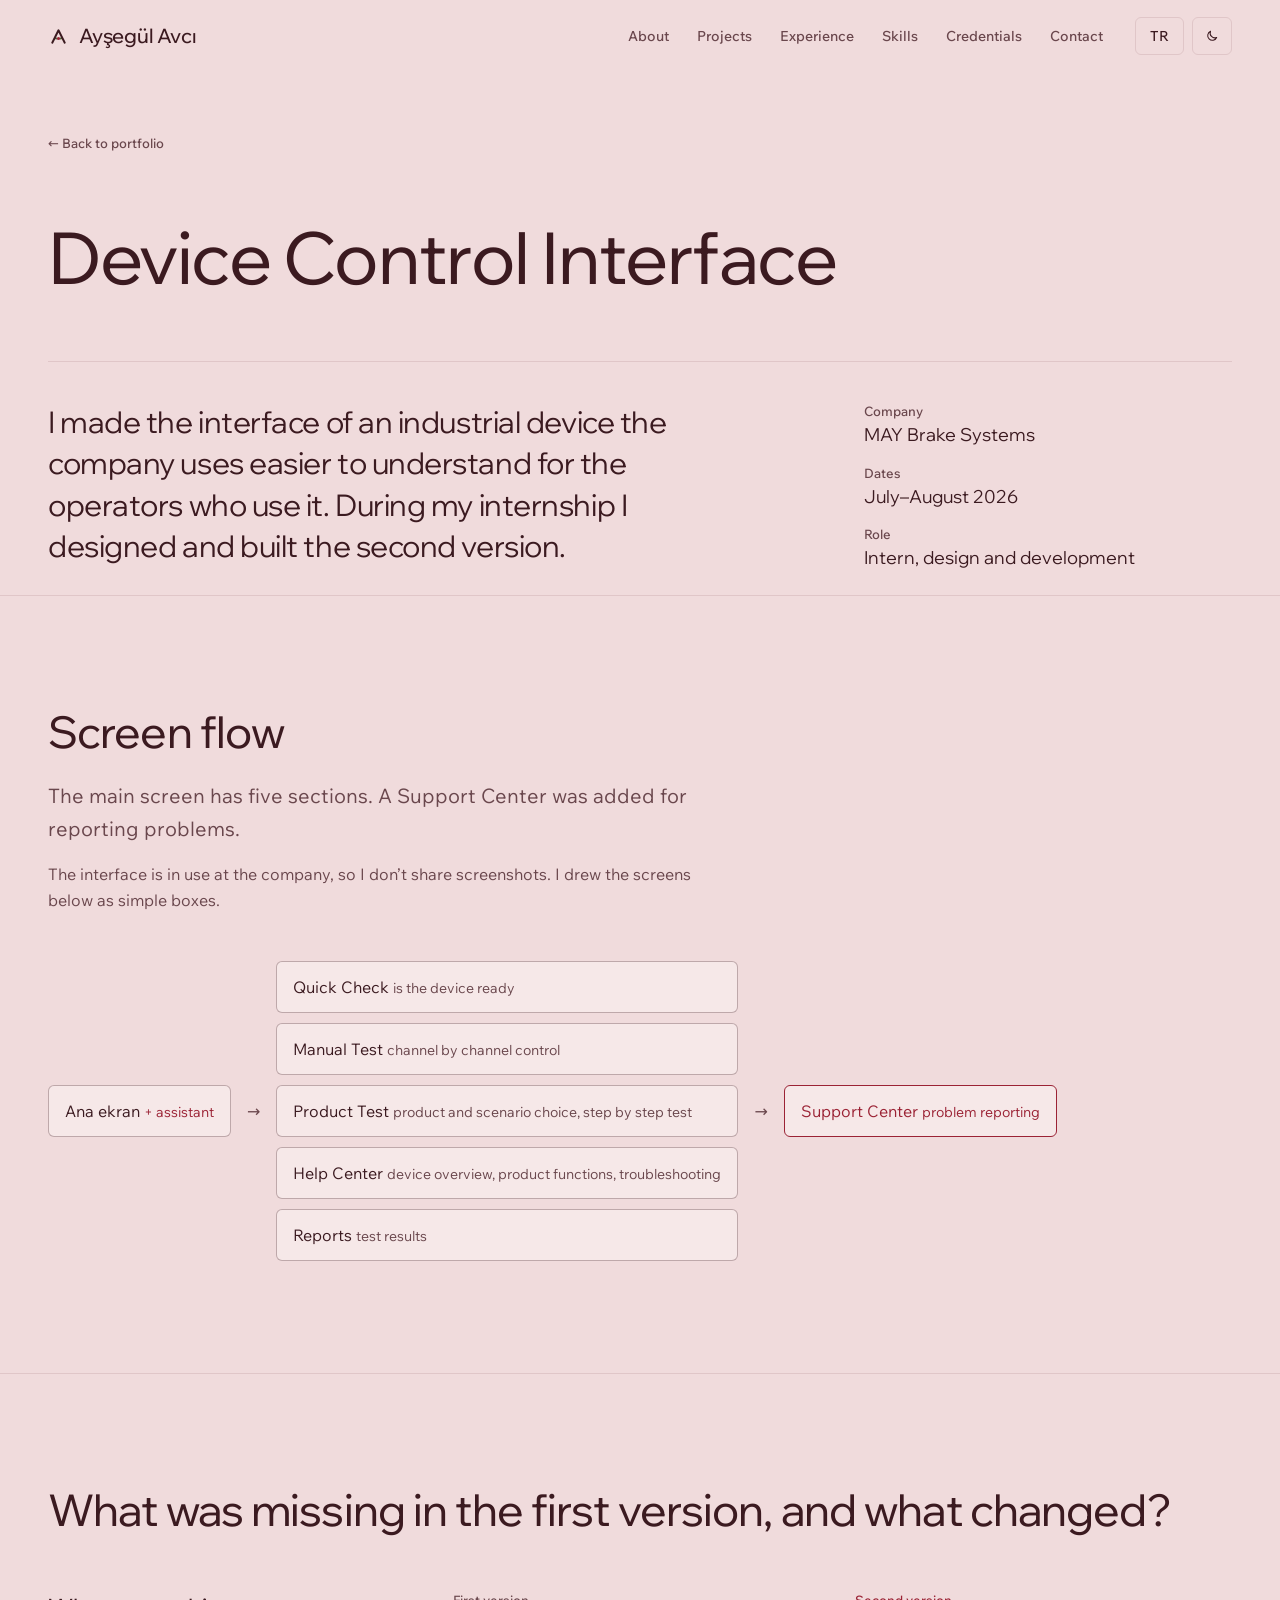
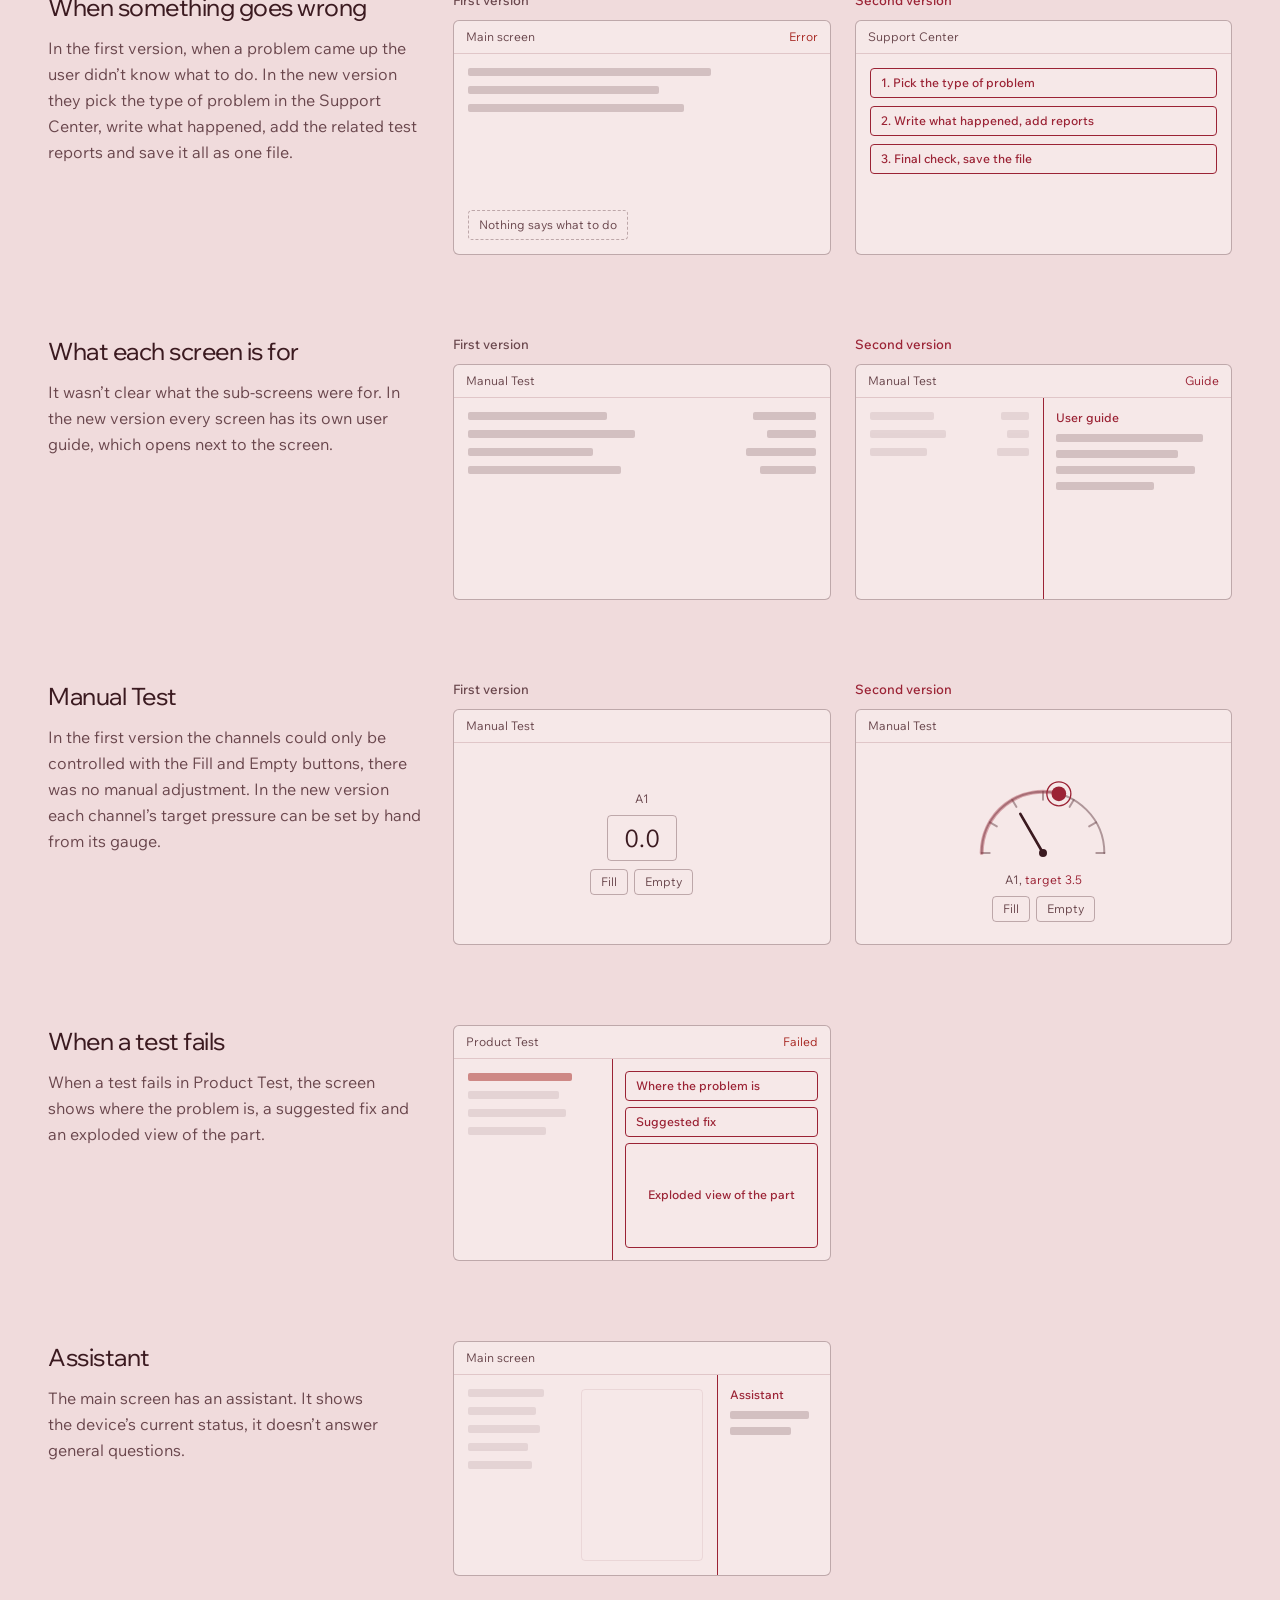
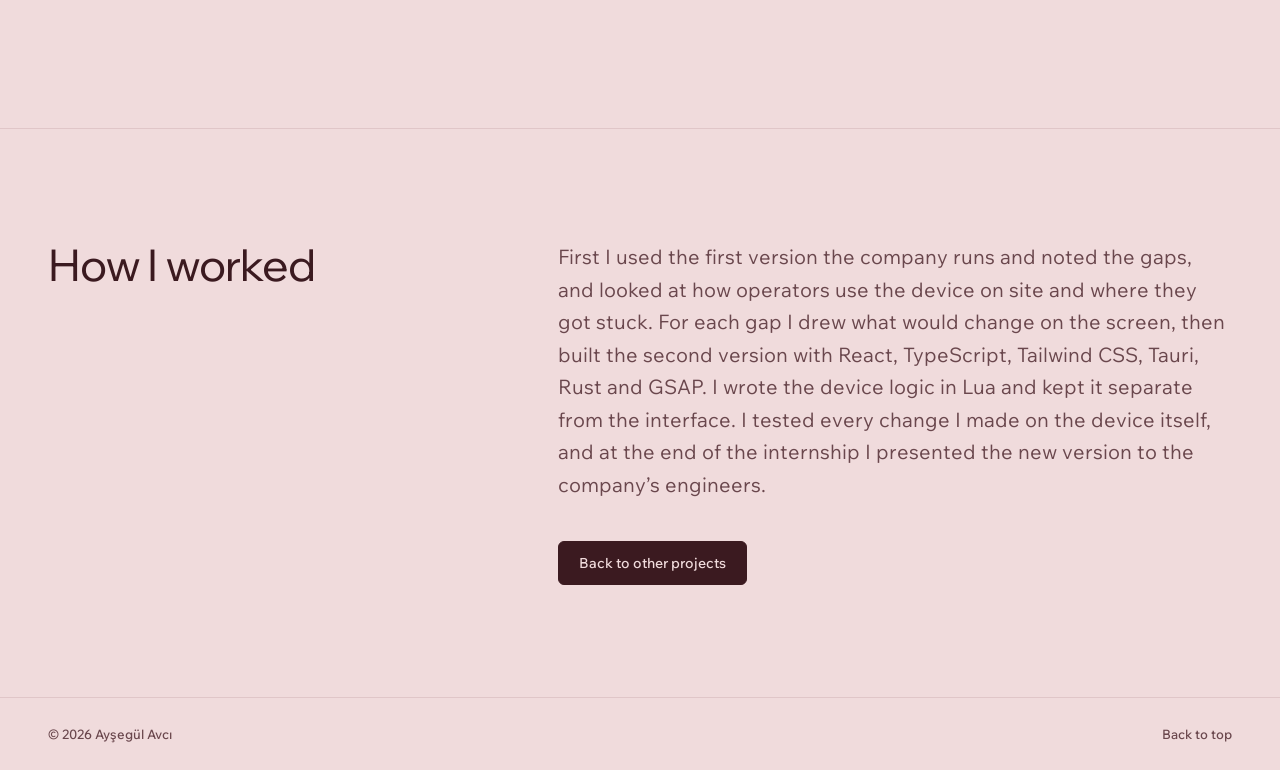
<file: en/projects/device-control-interface.html>
<!doctype html> <html lang="en" data-theme="dark"> <head> <meta charset="utf-8"> <meta name="viewport" content="width=device-width,initial-scale=1"> <meta name="theme-color" content="#5e4446"> <script>!function(){var e,t=document.documentElement;t.classList.add("js");try{e=localStorage.getItem("theme")}catch(e){}"light"!==e&&"dark"!==e&&(e=matchMedia("(prefers-color-scheme: light)").matches?"light":"dark"),t.dataset.theme=e,"light"===e&&(document.querySelector('meta[name="theme-color"]').content="#f0dbdc");try{sessionStorage.getItem("name")&&t.classList.add("name-seen")}catch(e){}"visible"!==document.visibilityState&&t.classList.add("no-intro"),setTimeout(function(){window.__animReady||t.classList.remove("js")},3e3)}()</script> <title>Device Control Interface | Ayşegül Avcı</title> <meta name="generator" content="Jekyll v4.4.1"/> <meta property="og:title" content="Device Control Interface"/> <meta name="author" content="Ayşegül Avcı"/> <meta property="og:locale" content="en_US"/> <meta name="description" content="The second version of an industrial device’s control interface, which I designed and built during my internship at MAY Brake Systems."/> <meta name="twitter:description" property="og:description" content="The second version of an industrial device’s control interface, which I designed and built during my internship at MAY Brake Systems."/> <link rel="canonical" href="https://avciaysegul.github.io/en/projects/device-control-interface.html"/> <meta property="og:url" content="https://avciaysegul.github.io/en/projects/device-control-interface.html"/> <meta property="og:site_name" content="Ayşegül Avcı"/> <meta property="og:image" content="https://avciaysegul.github.io/assets/og-en.jpg?v=2026-11-16"/> <meta property="og:image:height" content="630"/> <meta property="og:image:width" content="1200"/> <meta property="og:image:alt" content="Ayşegül Avcı, Frontend & UI/UX Developer"/> <meta property="og:type" content="website"/> <meta name="twitter:card" content="summary_large_image"/> <meta name="twitter:image" content="https://avciaysegul.github.io/assets/og-en.jpg?v=2026-11-16"/> <meta name="twitter:image:alt" content="Ayşegül Avcı, Frontend & UI/UX Developer"/> <meta name="twitter:title" content="Device Control Interface"/> <meta name="google-site-verification" content="LraKyjcMaXg5jQFHS7iAwMMsDhnJ6y4MmET2pUXPqsw"/> <script type="application/ld+json"> {"@context":"https://schema.org","@type":"WebPage","author":{"@type":"Person","name":"Ayşegül Avcı","url":"https://avciaysegul.github.io"},"description":"The second version of an industrial device’s control interface, which I designed and built during my internship at MAY Brake Systems.","headline":"Device Control Interface","image":{"width":1200,"height":630,"alt":"Ayşegül Avcı, Frontend & UI/UX Developer","url":"https://avciaysegul.github.io/assets/og-en.jpg?v=2026-11-16","@type":"imageObject"},"url":"https://avciaysegul.github.io/en/projects/device-control-interface.html"}</script> <link rel="alternate" hreflang="tr" href="https://avciaysegul.github.io/projects/device-control-interface.html"> <link rel="alternate" hreflang="en" href="https://avciaysegul.github.io/en/projects/device-control-interface.html"> <link rel="alternate" hreflang="x-default" href="https://avciaysegul.github.io/projects/device-control-interface.html"> <link rel="icon" type="image/svg+xml" href="/assets/logo/favicon.svg?v=54672d47d8"> <link rel="preload" href="/assets/fonts/wix-madefor-text-latin.woff2" as="font" type="font/woff2" crossorigin> <link rel="preload" href="/assets/fonts/wix-madefor-display-latin.woff2" as="font" type="font/woff2" crossorigin> <link rel="preload" href="/assets/fonts/wix-madefor-text-latin-ext.woff2" as="font" type="font/woff2" crossorigin> <link rel="preload" href="/assets/fonts/wix-madefor-display-latin-ext.woff2" as="font" type="font/woff2" crossorigin> <link rel="stylesheet" href="/assets/css/main.css?v=c72196655b"> <script type="module" src="/assets/js/main.js?v=08ff2cd377"></script> </head> <body> <a class="btn btn-primary fixed top-3 left-3 z-50 -translate-y-24 focus:translate-y-0" href="#main">Skip to main content</a> <header class="site-header sticky top-0 z-40 border-b border-transparent bg-bg transition-colors duration-500" data-header> <nav class="page flex h-18 items-center justify-between gap-6" aria-label="Primary navigation"> <a class="flex items-center gap-2.5 no-underline" data-home-link href="/en/#top" aria-label="Ayşegül Avcı home"> <svg class="size-[21px] shrink-0" viewBox="0 0 64 64" aria-hidden="true" focusable="false" data-logo-header> <path fill="var(--rose-stem)" d="M19.33 38.33Q25.67 32.33 32 38.33Q25.67 44.33 19.33 38.33ZM44.67 38.33Q38.33 32.33 32 38.33Q38.33 44.33 44.67 38.33Z"/><path d="M13 51L32 13L51 51" fill="none" stroke="currentColor" stroke-width="6" stroke-linecap="round" stroke-linejoin="round"/><circle cx="32" cy="38.33" r="4.66" fill="var(--accent)"/> </svg> <span class="font-display text-xl font-medium tracking-[-.01em]" data-brand>Ayşegül Avcı</span> </a> <button class="btn px-3 lg:hidden" type="button" data-menu-toggle aria-controls="site-menu" aria-expanded="false" aria-label="Open menu" data-label-open="Open menu" data-label-close="Close menu"> <span data-icon-open><svg class="size-4" viewBox="0 0 24 24" fill="none" stroke="currentColor" stroke-width="1.8" stroke-linecap="round" stroke-linejoin="round" aria-hidden="true" focusable="false"><path d="M4 7h16M4 12h16M4 17h16"/></svg> </span> <span data-icon-close hidden><svg class="size-4" viewBox="0 0 24 24" fill="none" stroke="currentColor" stroke-width="1.8" stroke-linecap="round" stroke-linejoin="round" aria-hidden="true" focusable="false"><path d="M6 6l12 12M18 6 6 18"/></svg> </span> </button> <div id="site-menu" data-menu class="absolute inset-x-0 top-full hidden flex-col gap-6 border-b border-line bg-bg px-5 py-8 data-[open=true]:flex sm:px-8 lg:static lg:flex lg:flex-row lg:items-center lg:gap-8 lg:border-0 lg:bg-transparent lg:p-0"> <ul class="relative flex flex-col gap-1 lg:flex-row lg:gap-7" data-nav-list> <li><a class="nav-link relative block py-2 text-sm font-medium text-muted no-underline hover:text-text lg:py-1" href="/en/#about" data-nav="about">About</a></li> <li><a class="nav-link relative block py-2 text-sm font-medium text-muted no-underline hover:text-text lg:py-1" href="/en/#projects" data-nav="projects">Projects</a></li> <li><a class="nav-link relative block py-2 text-sm font-medium text-muted no-underline hover:text-text lg:py-1" href="/en/#experience" data-nav="experience">Experience</a></li> <li><a class="nav-link relative block py-2 text-sm font-medium text-muted no-underline hover:text-text lg:py-1" href="/en/#skills" data-nav="skills">Skills</a></li> <li><a class="nav-link relative block py-2 text-sm font-medium text-muted no-underline hover:text-text lg:py-1" href="/en/#credentials" data-nav="credentials">Credentials</a></li> <li><a class="nav-link relative block py-2 text-sm font-medium text-muted no-underline hover:text-text lg:py-1" href="/en/#contact" data-nav="contact">Contact</a></li> </ul> <div class="flex gap-2"> <a class="btn min-h-9 px-3.5" href="/projects/device-control-interface.html" hreflang="tr" lang="tr" aria-label="TR, Türkçeye geç">TR</a> <button class="btn min-h-9 px-3" type="button" data-theme-toggle aria-pressed="false" data-label-light="Switch to light theme" data-label-dark="Switch to dark theme" aria-label="Switch to light theme"> <span class="hidden dark:inline"><svg class="size-3.5" viewBox="0 0 24 24" fill="none" stroke="currentColor" stroke-width="1.8" stroke-linecap="round" stroke-linejoin="round" aria-hidden="true" focusable="false"><circle cx="12" cy="12" r="4"/><path d="M12 2v2M12 20v2M4.9 4.9l1.4 1.4M17.7 17.7l1.4 1.4M2 12h2M20 12h2M4.9 19.1l1.4-1.4M17.7 6.3l1.4-1.4"/></svg> </span> <span class="dark:hidden"><svg class="size-3.5" viewBox="0 0 24 24" fill="none" stroke="currentColor" stroke-width="1.8" stroke-linecap="round" stroke-linejoin="round" aria-hidden="true" focusable="false"><path d="M20 14.5A8 8 0 0 1 9.5 4a8 8 0 1 0 10.5 10.5Z"/></svg> </span> </button> </div> </div> </nav> </header> <main id="main"> <article> <header class="page pt-10 pb-4 sm:pt-14 sm:pb-6"> <a class="meta -my-2.5 inline-flex min-h-11 items-center text-muted hover:text-text" href="/en/#projects"><span class="link-underline">← Back to portfolio</span></a> <h1 class="mt-16 max-w-6xl overflow-clip pb-[.14em] text-4xl leading-[1.05] tracking-[-.02em] sm:text-6xl lg:text-7xl"><span class="block">Device Control Interface</span></h1> <div class="mt-14 grid gap-10 border-t border-line pt-10 lg:grid-cols-12"> <p class="font-display text-2xl leading-snug tracking-[-.015em] sm:text-3xl lg:col-span-7">I made the interface of an industrial device the company uses easier to understand for the operators who use it. During my internship I designed and built the second version.</p> <dl class="grid content-start gap-4 lg:col-span-4 lg:col-start-9"> <div><dt class="meta text-muted">Company</dt><dd class="mt-0.5 font-display text-lg leading-snug">MAY Brake Systems</dd></div> <div><dt class="meta text-muted">Dates</dt><dd class="mt-0.5 font-display text-lg leading-snug">July–August 2026</dd></div> <div><dt class="meta text-muted">Role</dt><dd class="mt-0.5 font-display text-lg leading-snug">Intern, design and development</dd></div> </dl> </div> </header> <section class="section"> <div class="page"> <h2 class="section-title">Screen flow</h2> <p class="mt-6 max-w-2xl text-xl leading-relaxed text-muted">The main screen has five sections. A Support Center was added for reporting problems.</p> <p class="mt-4 max-w-2xl text-muted">The interface is in use at the company, so I don’t share screenshots. I drew the screens below as simple boxes.</p> <div class="mt-12 flex flex-col items-start gap-4 lg:flex-row lg:items-center"> <div class="wf-node">Ana ekran <span class="text-sm text-accent">+ assistant</span></div> <span class="pl-4 text-muted lg:pl-0" aria-hidden="true"><span class="lg:hidden">↓</span><span class="hidden lg:inline">→</span></span> <ul class="flex flex-col gap-2.5"> <li class="wf-node">Quick Check <span class="text-sm text-muted">is the device ready</span></li> <li class="wf-node">Manual Test <span class="text-sm text-muted">channel by channel control</span></li> <li class="wf-node">Product Test <span class="text-sm text-muted">product and scenario choice, step by step test</span></li> <li class="wf-node">Help Center <span class="text-sm text-muted">device overview, product functions, troubleshooting</span></li> <li class="wf-node">Reports <span class="text-sm text-muted">test results</span></li> </ul> <span class="pl-4 text-muted lg:pl-0" aria-hidden="true"><span class="lg:hidden">↓</span><span class="hidden lg:inline">→</span></span> <div class="wf-node border-accent text-accent">Support Center <span class="text-sm">problem reporting</span></div> </div> </div> </section> <section class="section"> <div class="page"> <h2 class="section-title">What was missing in the first version, and what changed?</h2> <ul class="mt-4"> <li class="grid gap-8 py-10 lg:grid-cols-12"> <div class="lg:col-span-4"> <h3 class="text-2xl tracking-[-.02em]">When something goes wrong</h3> <p class="mt-3 text-muted">In the first version, when a problem came up the user didn’t know what to do. In the new version they pick the type of problem in the Support Center, write what happened, add the related test reports and save it all as one file.</p> </div> <div class="grid gap-6 sm:grid-cols-2 lg:col-span-8"> <figure> <figcaption class="meta mb-2.5 text-muted">First version</figcaption> <div class="wf" aria-hidden="true"> <div class="wf-top"><span>Main screen</span><span class="text-danger">Error</span></div> <div class="wf-body"><div class="wf-bar w-[70%]"></div><div class="wf-bar w-[55%]"></div><div class="wf-bar w-[62%]"></div><div class="flex-1"></div><div class="wf-old self-start">Nothing says what to do</div></div> </div> </figure> <figure> <figcaption class="meta mb-2.5 text-accent">Second version</figcaption> <div class="wf" aria-hidden="true"> <div class="wf-top"><span>Support Center</span></div> <div class="wf-body gap-2"><div class="wf-new">1. Pick the type of problem</div><div class="wf-new">2. Write what happened, add reports</div><div class="wf-new">3. Final check, save the file</div></div> </div> </figure> </div> </li> <li class="grid gap-8 py-10 lg:grid-cols-12"> <div class="lg:col-span-4"> <h3 class="text-2xl tracking-[-.02em]">What each screen is for</h3> <p class="mt-3 text-muted">It wasn’t clear what the sub-screens were for. In the new version every screen has its own user guide, which opens next to the screen.</p> </div> <div class="grid gap-6 sm:grid-cols-2 lg:col-span-8"> <figure> <figcaption class="meta mb-2.5 text-muted">First version</figcaption> <div class="wf" aria-hidden="true"> <div class="wf-top"><span>Manual Test</span></div> <div class="wf-body"> <div class="flex justify-between"><div class="wf-bar w-[40%]"></div><div class="wf-bar w-[18%]"></div></div> <div class="flex justify-between"><div class="wf-bar w-[48%]"></div><div class="wf-bar w-[14%]"></div></div> <div class="flex justify-between"><div class="wf-bar w-[36%]"></div><div class="wf-bar w-[20%]"></div></div> <div class="flex justify-between"><div class="wf-bar w-[44%]"></div><div class="wf-bar w-[16%]"></div></div> </div> </div> </figure> <figure> <figcaption class="meta mb-2.5 text-accent">Second version</figcaption> <div class="wf" aria-hidden="true"> <div class="wf-top"><span>Manual Test</span><span class="text-accent">Guide</span></div> <div class="flex flex-1"> <div class="wf-body opacity-50"> <div class="flex justify-between"><div class="wf-bar w-[40%]"></div><div class="wf-bar w-[18%]"></div></div> <div class="flex justify-between"><div class="wf-bar w-[48%]"></div><div class="wf-bar w-[14%]"></div></div> <div class="flex justify-between"><div class="wf-bar w-[36%]"></div><div class="wf-bar w-[20%]"></div></div> </div> <div class="flex w-1/2 flex-col gap-2 border-l border-accent p-3"><span class="text-xs font-medium text-accent">User guide</span><div class="wf-bar w-[90%]"></div><div class="wf-bar w-[75%]"></div><div class="wf-bar w-[85%]"></div><div class="wf-bar w-[60%]"></div></div> </div> </div> </figure> </div> </li> <li class="grid gap-8 py-10 lg:grid-cols-12"> <div class="lg:col-span-4"> <h3 class="text-2xl tracking-[-.02em]">Manual Test</h3> <p class="mt-3 text-muted">In the first version the channels could only be controlled with the Fill and Empty buttons, there was no manual adjustment. In the new version each channel’s target pressure can be set by hand from its gauge.</p> </div> <div class="grid gap-6 sm:grid-cols-2 lg:col-span-8"> <figure> <figcaption class="meta mb-2.5 text-muted">First version</figcaption> <div class="wf" aria-hidden="true"> <div class="wf-top"><span>Manual Test</span></div> <div class="wf-body items-center justify-center gap-2"> <span class="text-xs text-muted">A1</span> <span class="rounded-sm border border-muted/40 px-4 py-1.5 text-2xl tabular-nums">0.0</span> <div class="flex gap-1.5"><span class="rounded-sm border border-muted/40 px-2.5 py-1 text-xs text-muted">Fill</span><span class="rounded-sm border border-muted/40 px-2.5 py-1 text-xs text-muted">Empty</span></div> </div> </div> </figure> <figure> <figcaption class="meta mb-2.5 text-accent">Second version</figcaption> <div class="wf" aria-hidden="true"> <div class="wf-top"><span>Manual Test</span></div> <div class="wf-body items-center justify-center gap-2"> <svg class="w-40 max-w-full" viewBox="0 0 120 74" fill="none" stroke-linecap="round"><g class="text-muted" stroke="currentColor" stroke-opacity=".5" stroke-width="1.5"><path d="M14 66 A46 46 0 0 1 106 66"/><line x1="20.0" y1="66.0" x2="14.0" y2="66.0"/><line x1="25.4" y1="46.0" x2="20.2" y2="43.0"/><line x1="40.0" y1="31.4" x2="37.0" y2="26.2"/><line x1="60.0" y1="26.0" x2="60.0" y2="20.0"/><line x1="80.0" y1="31.4" x2="83.0" y2="26.2"/><line x1="94.6" y1="46.0" x2="99.8" y2="43.0"/><line x1="100.0" y1="66.0" x2="106.0" y2="66.0"/></g><line class="text-text" stroke="currentColor" stroke-width="2" x1="60" y1="66" x2="43.0" y2="36.6"/><circle class="text-text" fill="currentColor" cx="60" cy="66" r="3"/><g class="text-accent"><path stroke="currentColor" stroke-width="3" d="M14 66 A46 46 0 0 1 71.9 21.6" stroke-opacity=".35"/><circle cx="71.9" cy="21.6" r="5.5" fill="currentColor"/><circle cx="71.9" cy="21.6" r="9" stroke="currentColor" stroke-width="1"/></g></svg> <span class="text-xs text-muted">A1, <span class="text-accent">target 3.5</span></span> <div class="flex gap-1.5"><span class="rounded-sm border border-muted/40 px-2.5 py-1 text-xs text-muted">Fill</span><span class="rounded-sm border border-muted/40 px-2.5 py-1 text-xs text-muted">Empty</span></div> </div> </div> </figure> </div> </li> <li class="grid gap-8 py-10 lg:grid-cols-12"> <div class="lg:col-span-4"> <h3 class="text-2xl tracking-[-.02em]">When a test fails</h3> <p class="mt-3 text-muted">When a test fails in Product Test, the screen shows where the problem is, a suggested fix and an exploded view of the part.</p> </div> <div class="grid gap-6 sm:grid-cols-2 lg:col-span-8"> <figure> <div class="wf" aria-hidden="true"> <div class="wf-top"><span>Product Test</span><span class="text-danger">Failed</span></div> <div class="flex flex-1"> <div class="wf-body opacity-50"><div class="wf-bar w-[80%] bg-danger"></div><div class="wf-bar w-[70%]"></div><div class="wf-bar w-[75%]"></div><div class="wf-bar w-[60%]"></div></div> <div class="flex w-[58%] flex-col gap-1.5 border-l border-accent p-3"><div class="wf-new">Where the problem is</div><div class="wf-new">Suggested fix</div><div class="wf-new grid flex-1 place-items-center text-center">Exploded view of the part</div></div> </div> </div> </figure> </div> </li> <li class="grid gap-8 py-10 lg:grid-cols-12"> <div class="lg:col-span-4"> <h3 class="text-2xl tracking-[-.02em]">Assistant</h3> <p class="mt-3 text-muted">The main screen has an assistant. It shows the device’s current status, it doesn’t answer general questions.</p> </div> <div class="grid gap-6 sm:grid-cols-2 lg:col-span-8"> <figure> <div class="wf" aria-hidden="true"> <div class="wf-top"><span>Main screen</span></div> <div class="flex flex-1"> <div class="wf-body flex-none basis-[30%] opacity-50"><div class="wf-bar w-[90%]"></div><div class="wf-bar w-[80%]"></div><div class="wf-bar w-[85%]"></div><div class="wf-bar w-[70%]"></div><div class="wf-bar w-[75%]"></div></div> <div class="wf-body opacity-50"><div class="flex-1 rounded-sm border border-line"></div></div> <div class="flex w-[30%] flex-col gap-2 border-l border-accent p-3"><span class="text-xs font-medium text-accent">Assistant</span><div class="wf-bar w-[90%]"></div><div class="wf-bar w-[70%]"></div></div> </div> </div> </figure> </div> </li> </ul> </div> </section> <section class="section"> <div class="page grid gap-10 lg:grid-cols-12"> <h2 class="section-title lg:col-span-4">How I worked</h2> <div class="lg:col-span-7 lg:col-start-6"> <p class="text-xl leading-relaxed text-muted">First I used the first version the company runs and noted the gaps, and looked at how operators use the device on site and where they got stuck. For each gap I drew what would change on the screen, then built the second version with React, TypeScript, Tailwind CSS, Tauri, Rust and GSAP. I wrote the device logic in Lua and kept it separate from the interface. I tested every change I made on the device itself, and at the end of the internship I presented the new version to the company’s engineers.</p> <a class="btn btn-primary mt-10" href="/en/#projects">Back to other projects</a> </div> </div> </section> </article> </main> <footer class="border-t border-line"> <div class="page"> <div class="meta flex items-center justify-between gap-4 py-6 text-muted"> <p>© 2026 Ayşegül Avcı</p> <a class="-my-2.5 inline-flex min-h-11 items-center hover:text-text" href="#top" data-back-top><span class="link-underline" data-back-top-text>Back to top</span></a> </div> <p class="print-note meta pb-6 normal-case text-muted">This printout is a classical copy. Quantum states cannot be copied (no-cloning theorem).</p> </div> </footer> </body> </html>
</file>
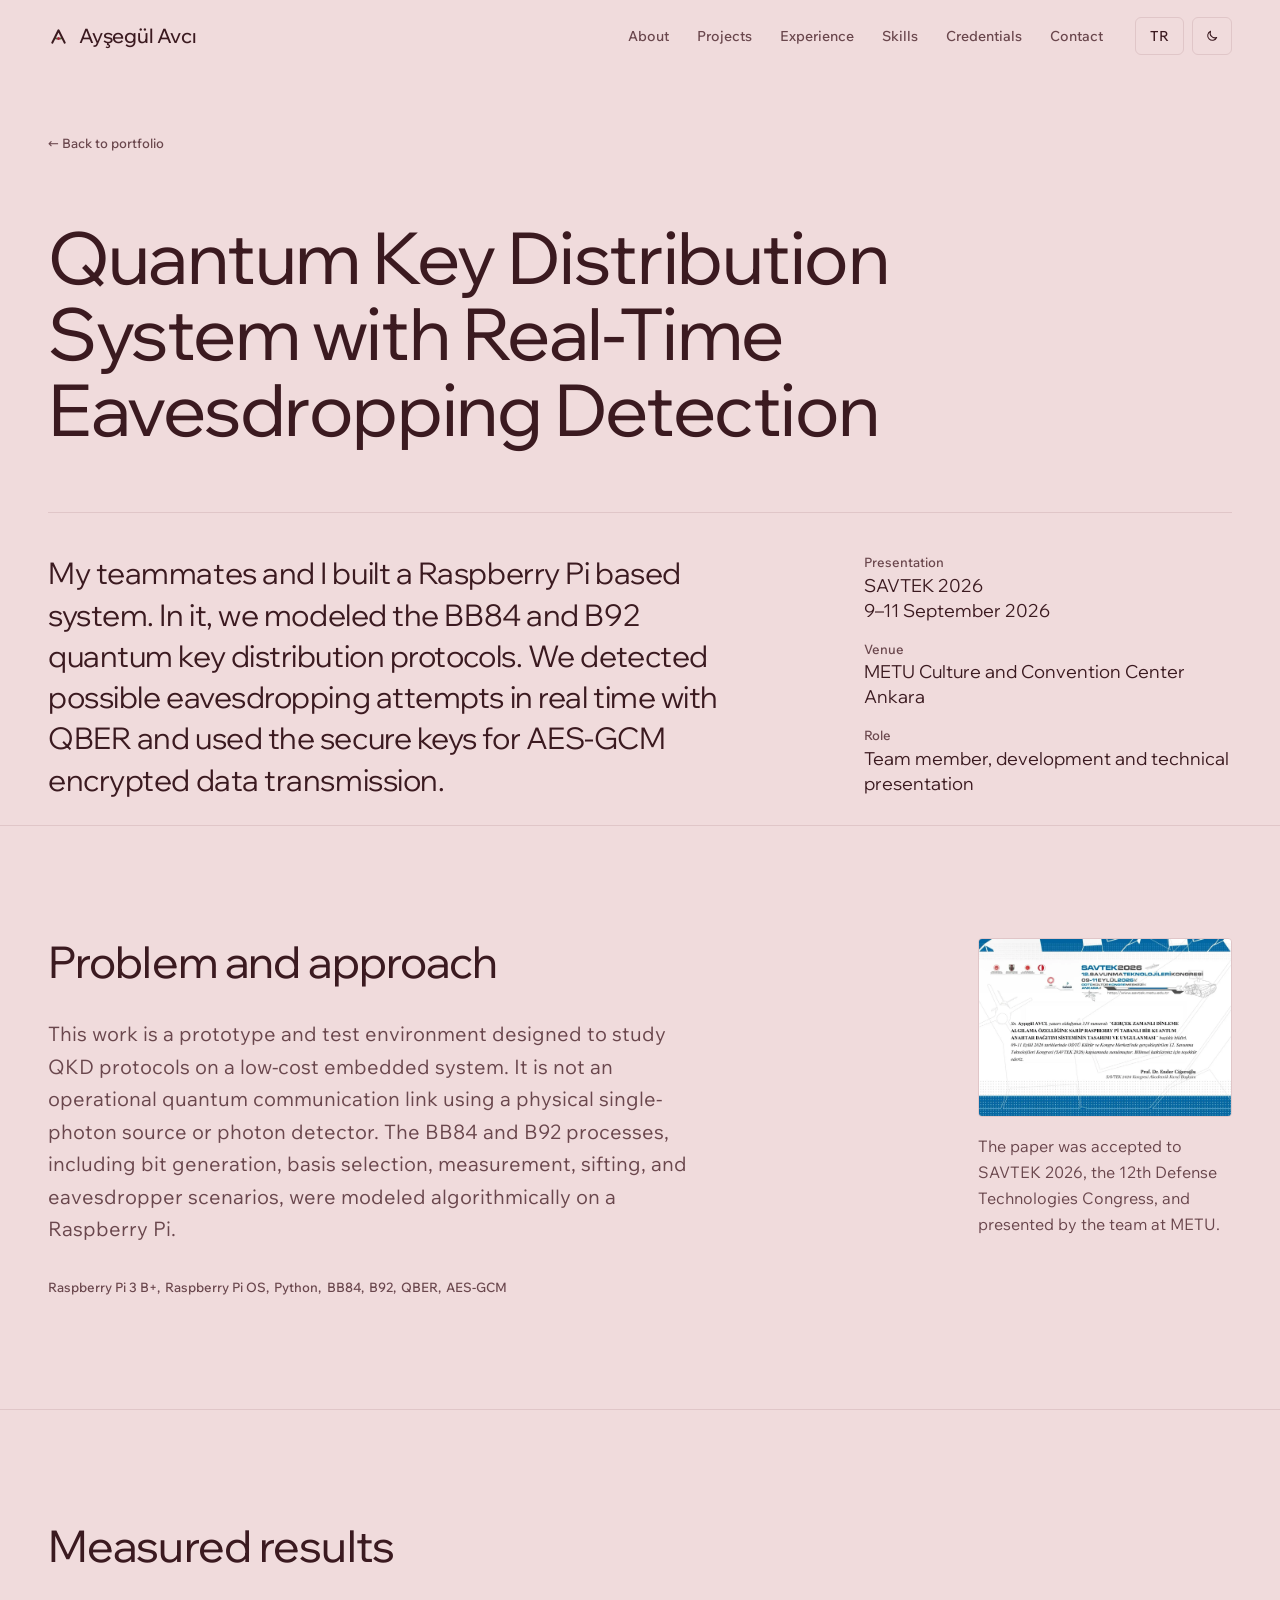
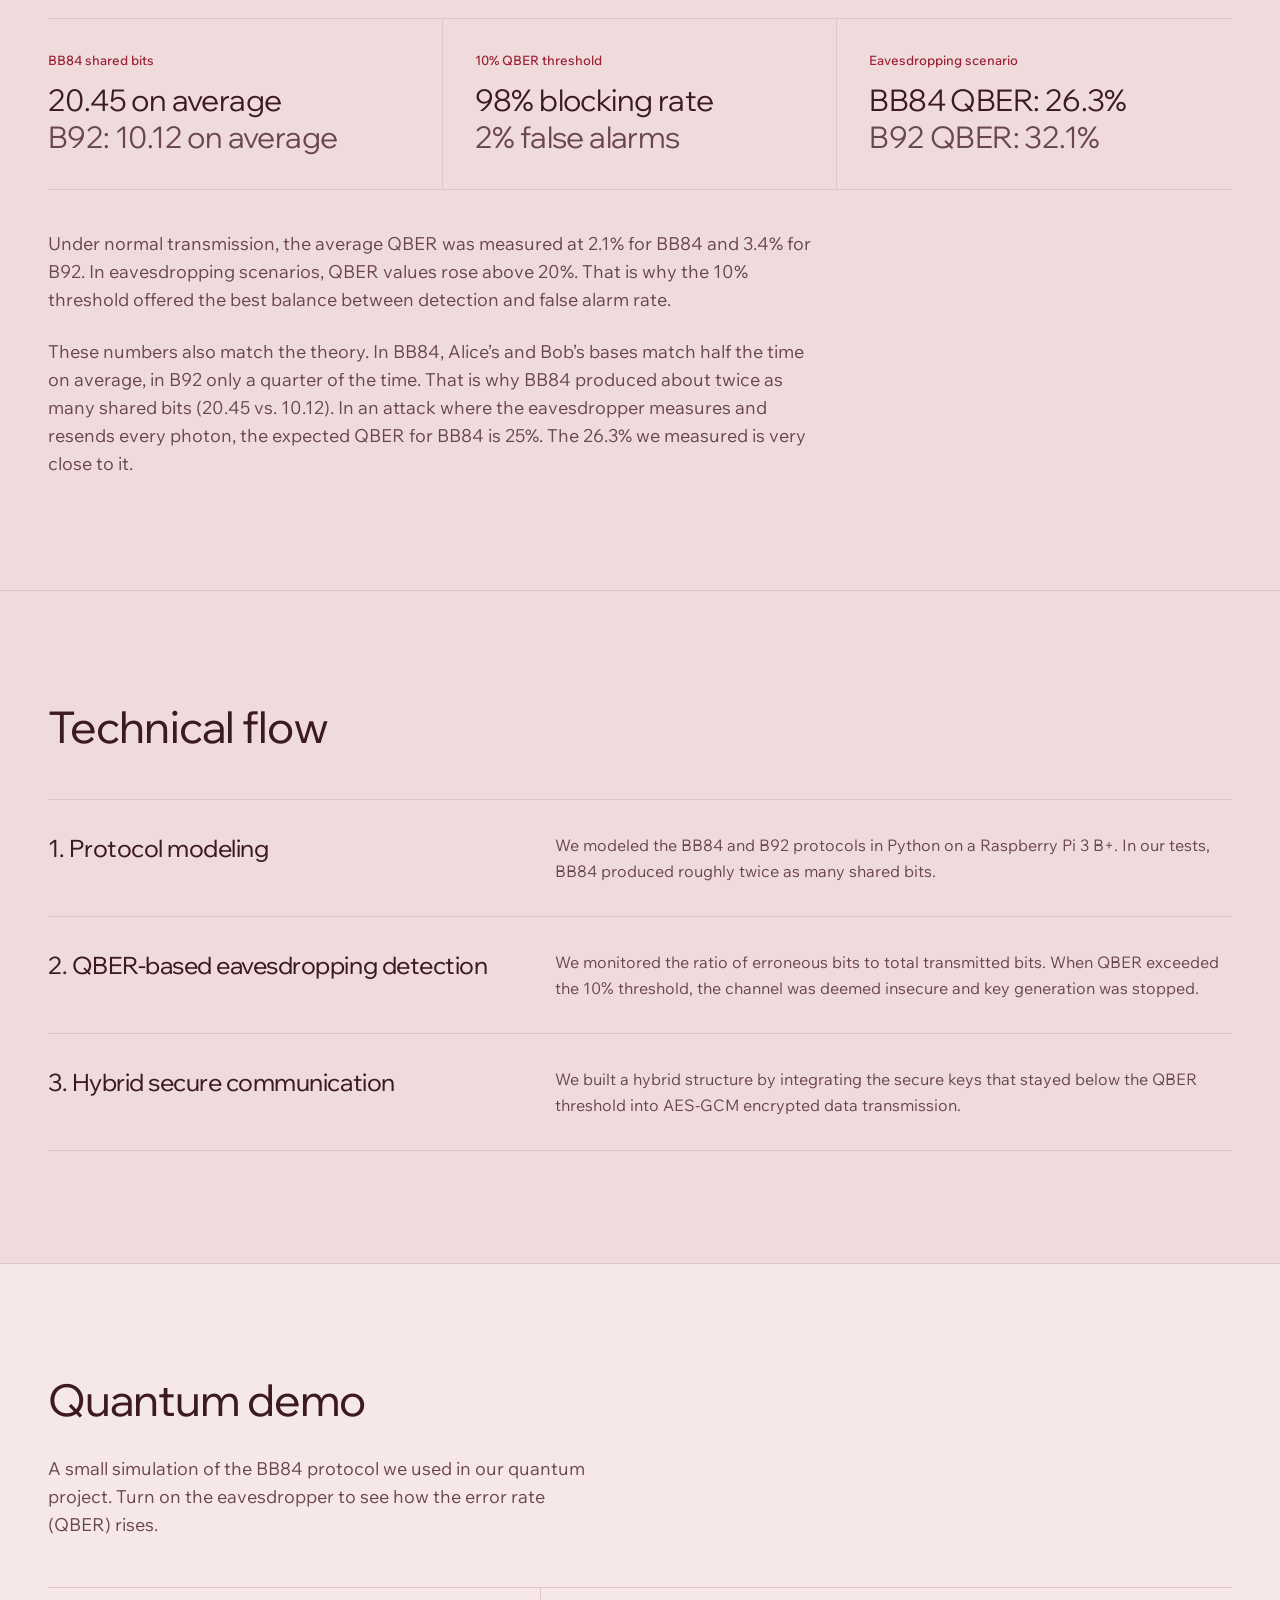
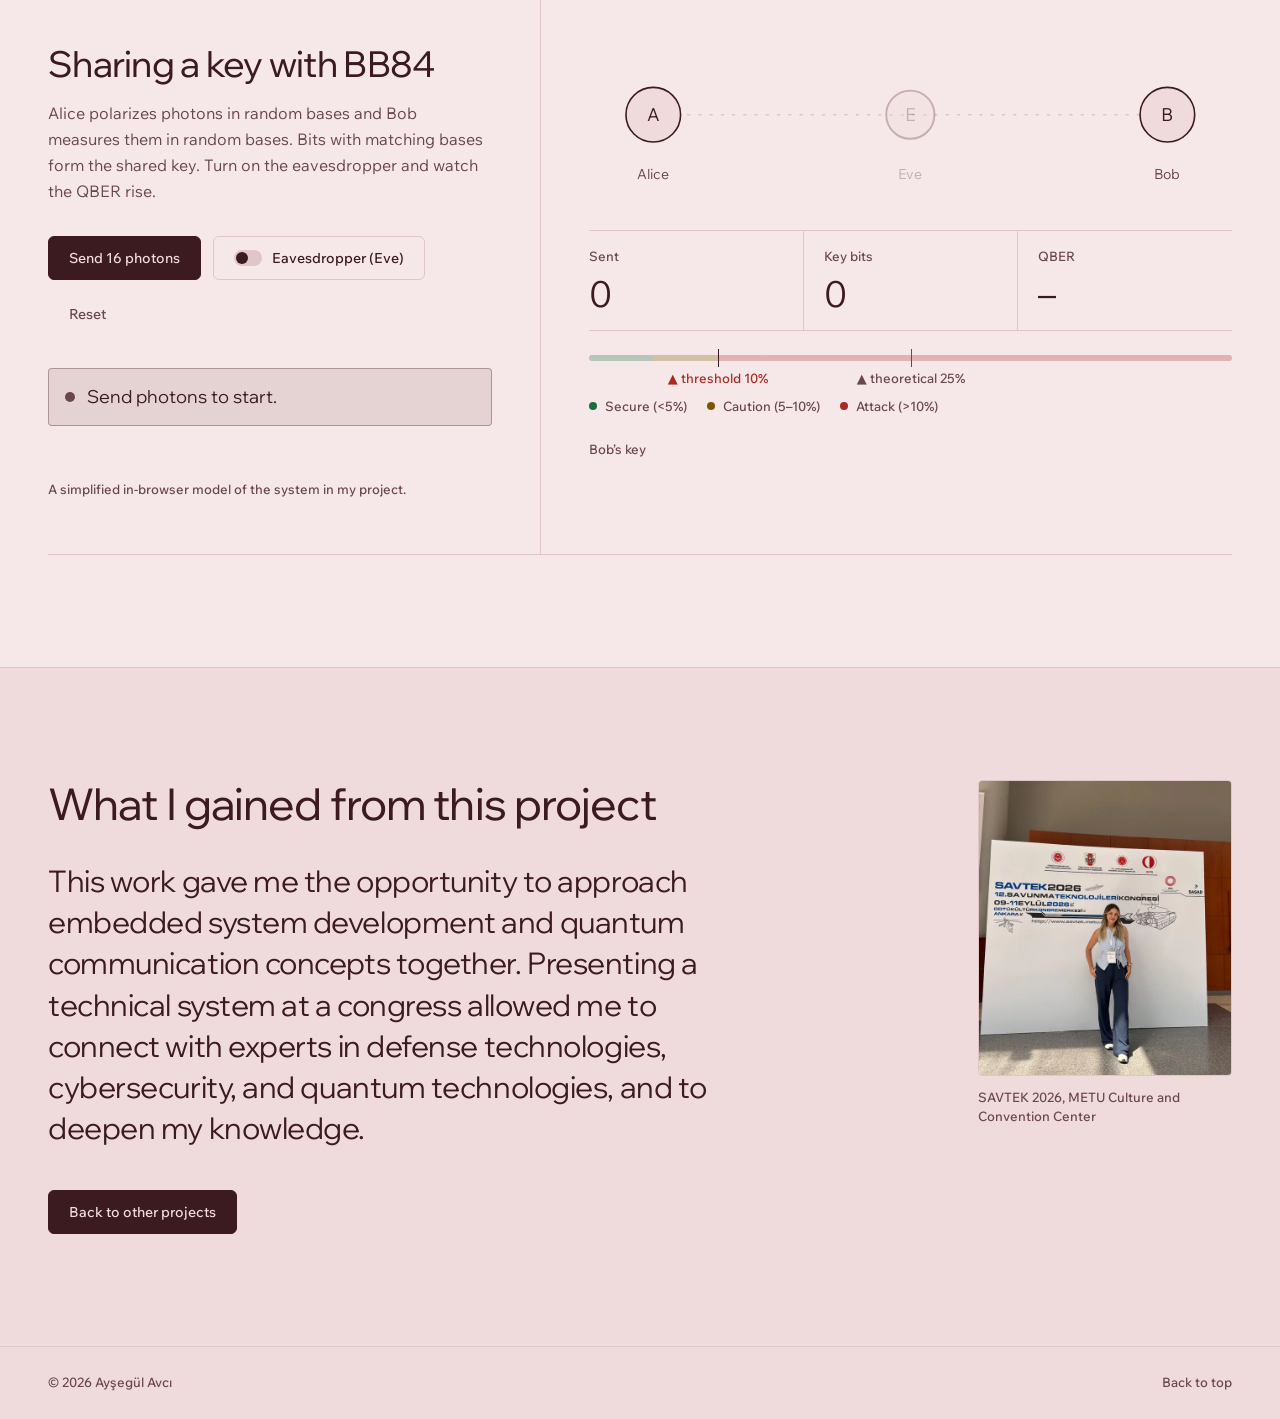
<file: en/projects/quantum-key-distribution.html>
<!doctype html> <html lang="en" data-theme="dark"> <head> <meta charset="utf-8"> <meta name="viewport" content="width=device-width,initial-scale=1"> <meta name="theme-color" content="#5e4446"> <script>!function(){var e,t=document.documentElement;t.classList.add("js");try{e=localStorage.getItem("theme")}catch(e){}"light"!==e&&"dark"!==e&&(e=matchMedia("(prefers-color-scheme: light)").matches?"light":"dark"),t.dataset.theme=e,"light"===e&&(document.querySelector('meta[name="theme-color"]').content="#f0dbdc");try{sessionStorage.getItem("name")&&t.classList.add("name-seen")}catch(e){}"visible"!==document.visibilityState&&t.classList.add("no-intro"),setTimeout(function(){window.__animReady||t.classList.remove("js")},3e3)}()</script> <title>QKD System | Ayşegül Avcı</title> <meta name="generator" content="Jekyll v4.4.1"/> <meta property="og:title" content="QKD System"/> <meta name="author" content="Ayşegül Avcı"/> <meta property="og:locale" content="en_US"/> <meta name="description" content="Case study of a Raspberry Pi based quantum key distribution system with real-time eavesdropping detection."/> <meta name="twitter:description" property="og:description" content="Case study of a Raspberry Pi based quantum key distribution system with real-time eavesdropping detection."/> <link rel="canonical" href="https://avciaysegul.github.io/en/projects/quantum-key-distribution.html"/> <meta property="og:url" content="https://avciaysegul.github.io/en/projects/quantum-key-distribution.html"/> <meta property="og:site_name" content="Ayşegül Avcı"/> <meta property="og:image" content="https://avciaysegul.github.io/assets/og-en.jpg?v=2026-11-16"/> <meta property="og:image:height" content="630"/> <meta property="og:image:width" content="1200"/> <meta property="og:image:alt" content="Ayşegül Avcı, Frontend & UI/UX Developer"/> <meta property="og:type" content="website"/> <meta name="twitter:card" content="summary_large_image"/> <meta name="twitter:image" content="https://avciaysegul.github.io/assets/og-en.jpg?v=2026-11-16"/> <meta name="twitter:image:alt" content="Ayşegül Avcı, Frontend & UI/UX Developer"/> <meta name="twitter:title" content="QKD System"/> <meta name="google-site-verification" content="LraKyjcMaXg5jQFHS7iAwMMsDhnJ6y4MmET2pUXPqsw"/> <script type="application/ld+json"> {"@context":"https://schema.org","@type":"WebPage","author":{"@type":"Person","name":"Ayşegül Avcı","url":"https://avciaysegul.github.io"},"description":"Case study of a Raspberry Pi based quantum key distribution system with real-time eavesdropping detection.","headline":"QKD System","image":{"width":1200,"height":630,"alt":"Ayşegül Avcı, Frontend & UI/UX Developer","url":"https://avciaysegul.github.io/assets/og-en.jpg?v=2026-11-16","@type":"imageObject"},"url":"https://avciaysegul.github.io/en/projects/quantum-key-distribution.html"}</script> <link rel="alternate" hreflang="tr" href="https://avciaysegul.github.io/projects/quantum-key-distribution.html"> <link rel="alternate" hreflang="en" href="https://avciaysegul.github.io/en/projects/quantum-key-distribution.html"> <link rel="alternate" hreflang="x-default" href="https://avciaysegul.github.io/projects/quantum-key-distribution.html"> <link rel="icon" type="image/svg+xml" href="/assets/logo/favicon.svg?v=54672d47d8"> <link rel="preload" href="/assets/fonts/wix-madefor-text-latin.woff2" as="font" type="font/woff2" crossorigin> <link rel="preload" href="/assets/fonts/wix-madefor-display-latin.woff2" as="font" type="font/woff2" crossorigin> <link rel="preload" href="/assets/fonts/wix-madefor-text-latin-ext.woff2" as="font" type="font/woff2" crossorigin> <link rel="preload" href="/assets/fonts/wix-madefor-display-latin-ext.woff2" as="font" type="font/woff2" crossorigin> <link rel="stylesheet" href="/assets/css/main.css?v=c72196655b"> <script type="module" src="/assets/js/main.js?v=08ff2cd377"></script> </head> <body> <a class="btn btn-primary fixed top-3 left-3 z-50 -translate-y-24 focus:translate-y-0" href="#main">Skip to main content</a> <header class="site-header sticky top-0 z-40 border-b border-transparent bg-bg transition-colors duration-500" data-header> <nav class="page flex h-18 items-center justify-between gap-6" aria-label="Primary navigation"> <a class="flex items-center gap-2.5 no-underline" data-home-link href="/en/#top" aria-label="Ayşegül Avcı home"> <svg class="size-[21px] shrink-0" viewBox="0 0 64 64" aria-hidden="true" focusable="false" data-logo-header> <path fill="var(--rose-stem)" d="M19.33 38.33Q25.67 32.33 32 38.33Q25.67 44.33 19.33 38.33ZM44.67 38.33Q38.33 32.33 32 38.33Q38.33 44.33 44.67 38.33Z"/><path d="M13 51L32 13L51 51" fill="none" stroke="currentColor" stroke-width="6" stroke-linecap="round" stroke-linejoin="round"/><circle cx="32" cy="38.33" r="4.66" fill="var(--accent)"/> </svg> <span class="font-display text-xl font-medium tracking-[-.01em]" data-brand>Ayşegül Avcı</span> </a> <button class="btn px-3 lg:hidden" type="button" data-menu-toggle aria-controls="site-menu" aria-expanded="false" aria-label="Open menu" data-label-open="Open menu" data-label-close="Close menu"> <span data-icon-open><svg class="size-4" viewBox="0 0 24 24" fill="none" stroke="currentColor" stroke-width="1.8" stroke-linecap="round" stroke-linejoin="round" aria-hidden="true" focusable="false"><path d="M4 7h16M4 12h16M4 17h16"/></svg> </span> <span data-icon-close hidden><svg class="size-4" viewBox="0 0 24 24" fill="none" stroke="currentColor" stroke-width="1.8" stroke-linecap="round" stroke-linejoin="round" aria-hidden="true" focusable="false"><path d="M6 6l12 12M18 6 6 18"/></svg> </span> </button> <div id="site-menu" data-menu class="absolute inset-x-0 top-full hidden flex-col gap-6 border-b border-line bg-bg px-5 py-8 data-[open=true]:flex sm:px-8 lg:static lg:flex lg:flex-row lg:items-center lg:gap-8 lg:border-0 lg:bg-transparent lg:p-0"> <ul class="relative flex flex-col gap-1 lg:flex-row lg:gap-7" data-nav-list> <li><a class="nav-link relative block py-2 text-sm font-medium text-muted no-underline hover:text-text lg:py-1" href="/en/#about" data-nav="about">About</a></li> <li><a class="nav-link relative block py-2 text-sm font-medium text-muted no-underline hover:text-text lg:py-1" href="/en/#projects" data-nav="projects">Projects</a></li> <li><a class="nav-link relative block py-2 text-sm font-medium text-muted no-underline hover:text-text lg:py-1" href="/en/#experience" data-nav="experience">Experience</a></li> <li><a class="nav-link relative block py-2 text-sm font-medium text-muted no-underline hover:text-text lg:py-1" href="/en/#skills" data-nav="skills">Skills</a></li> <li><a class="nav-link relative block py-2 text-sm font-medium text-muted no-underline hover:text-text lg:py-1" href="/en/#credentials" data-nav="credentials">Credentials</a></li> <li><a class="nav-link relative block py-2 text-sm font-medium text-muted no-underline hover:text-text lg:py-1" href="/en/#contact" data-nav="contact">Contact</a></li> </ul> <div class="flex gap-2"> <a class="btn min-h-9 px-3.5" href="/projects/quantum-key-distribution.html" hreflang="tr" lang="tr" aria-label="TR, Türkçeye geç">TR</a> <button class="btn min-h-9 px-3" type="button" data-theme-toggle aria-pressed="false" data-label-light="Switch to light theme" data-label-dark="Switch to dark theme" aria-label="Switch to light theme"> <span class="hidden dark:inline"><svg class="size-3.5" viewBox="0 0 24 24" fill="none" stroke="currentColor" stroke-width="1.8" stroke-linecap="round" stroke-linejoin="round" aria-hidden="true" focusable="false"><circle cx="12" cy="12" r="4"/><path d="M12 2v2M12 20v2M4.9 4.9l1.4 1.4M17.7 17.7l1.4 1.4M2 12h2M20 12h2M4.9 19.1l1.4-1.4M17.7 6.3l1.4-1.4"/></svg> </span> <span class="dark:hidden"><svg class="size-3.5" viewBox="0 0 24 24" fill="none" stroke="currentColor" stroke-width="1.8" stroke-linecap="round" stroke-linejoin="round" aria-hidden="true" focusable="false"><path d="M20 14.5A8 8 0 0 1 9.5 4a8 8 0 1 0 10.5 10.5Z"/></svg> </span> </button> </div> </div> </nav> </header> <main id="main"> <article> <header class="page pt-10 pb-4 sm:pt-14 sm:pb-6"> <a class="meta -my-2.5 inline-flex min-h-11 items-center text-muted hover:text-text" href="/en/#projects"><span class="link-underline">← Back to portfolio</span></a> <h1 class="mt-16 max-w-6xl overflow-clip pb-[.14em] text-4xl leading-[1.05] tracking-[-.02em] sm:text-6xl lg:text-7xl"><span class="block">Quantum Key Distribution System with Real-Time Eavesdropping Detection</span></h1> <div class="mt-14 grid gap-10 border-t border-line pt-10 lg:grid-cols-12"> <p class="font-display text-2xl leading-snug tracking-[-.015em] sm:text-3xl lg:col-span-7">My teammates and I built a Raspberry Pi based system. In it, we modeled the BB84 and B92 quantum key distribution protocols. We detected possible eavesdropping attempts in real time with QBER and used the secure keys for AES-GCM encrypted data transmission.</p> <dl class="grid content-start gap-4 lg:col-span-4 lg:col-start-9"> <div><dt class="meta text-muted">Presentation</dt><dd class="mt-0.5 font-display text-lg leading-snug">SAVTEK 2026<br>9–11 September 2026</dd></div> <div><dt class="meta text-muted">Venue</dt><dd class="mt-0.5 font-display text-lg leading-snug">METU Culture and Convention Center<br>Ankara</dd></div> <div><dt class="meta text-muted">Role</dt><dd class="mt-0.5 font-display text-lg leading-snug">Team member, development and technical presentation</dd></div> </dl> </div> </header> <section class="section"> <div class="page grid gap-14 lg:grid-cols-12"> <div class="lg:col-span-7"> <h2 class="section-title">Problem and approach</h2> <p class="mt-8 text-xl leading-relaxed text-muted">This work is a prototype and test environment designed to study QKD protocols on a low-cost embedded system. It is not an operational quantum communication link using a physical single-photon source or photon detector. The BB84 and B92 processes, including bit generation, basis selection, measurement, sifting, and eavesdropper scenarios, were modeled algorithmically on a Raspberry Pi.</p> <ul class="mt-8 flex flex-wrap gap-y-1"> <li class="tag">Raspberry Pi 3 B+</li><li class="tag">Raspberry Pi OS</li><li class="tag">Python</li><li class="tag">BB84</li><li class="tag">B92</li><li class="tag">QBER</li><li class="tag">AES-GCM</li> </ul> </div> <figure class="lg:col-span-4 lg:col-start-9 xl:col-span-3 xl:col-start-10"> <button class="group block w-full cursor-zoom-in overflow-hidden rounded-sm border border-line bg-white" type="button" data-modal-open="certificate" aria-haspopup="dialog" aria-label="Enlarge the certificate"> <img class="w-full transition-transform duration-500 ease-out-expo group-hover:scale-[1.03]" src="/assets/savtek-2026-acceptance.webp" width="1272" height="894" decoding="async" fetchpriority="high" alt="SAVTEK 2026 acceptance and presentation certificate"> </button> <figcaption class="mt-4 text-muted">The paper was accepted to SAVTEK 2026, the 12th Defense Technologies Congress, and presented by the team at METU.</figcaption> </figure> </div> </section> <section class="section"> <div class="page"> <h2 class="section-title">Measured results</h2> <dl class="mt-12 grid border-y border-line md:grid-cols-3"> <div class="border-line py-8 md:border-r md:pr-8"><dt class="meta text-accent">BB84 shared bits</dt><dd class="mt-3 font-display text-3xl leading-tight tracking-[-.02em]">20.45 on average<br><span class="text-muted">B92: 10.12 on average</span></dd></div> <div class="border-t border-line py-8 md:border-t-0 md:border-r md:px-8"><dt class="meta text-accent">10% QBER threshold</dt><dd class="mt-3 font-display text-3xl leading-tight tracking-[-.02em]">98% blocking rate<br><span class="text-muted">2% false alarms</span></dd></div> <div class="border-t border-line py-8 md:border-t-0 md:pl-8"><dt class="meta text-accent">Eavesdropping scenario</dt><dd class="mt-3 font-display text-3xl leading-tight tracking-[-.02em]">BB84 QBER: 26.3%<br><span class="text-muted">B92 QBER: 32.1%</span></dd></div> </dl> <p class="mt-10 max-w-3xl text-lg text-muted">Under normal transmission, the average QBER was measured at 2.1% for BB84 and 3.4% for B92. In eavesdropping scenarios, QBER values rose above 20%. That is why the 10% threshold offered the best balance between detection and false alarm rate.</p> <p class="mt-6 max-w-3xl text-lg text-muted">These numbers also match the theory. In BB84, Alice’s and Bob’s bases match half the time on average, in B92 only a quarter of the time. That is why BB84 produced about twice as many shared bits (20.45 vs. 10.12). In an attack where the eavesdropper measures and resends every photon, the expected QBER for BB84 is 25%. The 26.3% we measured is very close to it.</p> </div> </section> <section class="section"> <div class="page"> <h2 class="section-title">Technical flow</h2> <ol class="mt-12 border-t border-line"> <li class="grid gap-3 border-b border-line py-8 lg:grid-cols-12 lg:gap-8"><h3 class="text-2xl tracking-[-.02em] lg:col-span-5">1. Protocol modeling</h3><p class="text-muted lg:col-span-7">We modeled the BB84 and B92 protocols in Python on a Raspberry Pi 3 B+. In our tests, BB84 produced roughly twice as many shared bits.</p></li> <li class="grid gap-3 border-b border-line py-8 lg:grid-cols-12 lg:gap-8"><h3 class="text-2xl tracking-[-.02em] lg:col-span-5">2. QBER-based eavesdropping detection</h3><p class="text-muted lg:col-span-7">We monitored the ratio of erroneous bits to total transmitted bits. When QBER exceeded the 10% threshold, the channel was deemed insecure and key generation was stopped.</p></li> <li class="grid gap-3 border-b border-line py-8 lg:grid-cols-12 lg:gap-8"><h3 class="text-2xl tracking-[-.02em] lg:col-span-5">3. Hybrid secure communication</h3><p class="text-muted lg:col-span-7">We built a hybrid structure by integrating the secure keys that stayed below the QBER threshold into AES-GCM encrypted data transmission.</p></li> </ol> </div> </section> <section id="lab" class="section bg-surface"> <div class="page"> <div class="mb-10 max-w-4xl sm:mb-12"> <h2 class="section-title pb-[.14em]">Quantum demo</h2><p class="section-note">A small simulation of the BB84 protocol we used in our quantum project. Turn on the eavesdropper to see how the error rate (QBER) rises.</p> </div> <div class="grid border-y border-line lg:grid-cols-12" data-bb84 data-state="idle" data-msg-idle="Send photons to start." data-msg-secure="Channel secure: QBER is below the threshold." data-msg-warn="Caution: error rate is rising, monitoring the channel." data-msg-attack="Eavesdropping detected: key discarded." data-msg-eve-quit="Fine, I get it. I’ll stop listening. — Eve"> <div class="flex flex-col py-10 lg:col-span-5 lg:border-r lg:border-line lg:py-14 lg:pr-12"> <h3 class="text-3xl tracking-[-.02em] sm:text-4xl">Sharing a key with BB84</h3> <p class="mt-4 text-muted">Alice polarizes photons in random bases and Bob measures them in random bases. Bits with matching bases form the shared key. Turn on the eavesdropper and watch the QBER rise.</p> <div class="mt-8 grid grid-cols-[1fr_auto] gap-3 sm:flex sm:flex-wrap sm:items-center"> <button class="btn btn-primary" type="button" data-bb84-send>Send 16 photons</button> <button class="btn col-span-2 sm:col-auto" type="button" data-bb84-eve aria-pressed="false"> <span class="relative inline-flex h-4 w-7 items-center rounded-full bg-line transition-colors" data-switch aria-hidden="true"> <span class="ml-0.5 size-3 rounded-full bg-text transition-transform" data-knob></span> </span> Eavesdropper (Eve) </button> <button class="btn col-start-2 row-start-1 border-transparent text-muted hover:text-text sm:col-auto sm:row-auto" type="button" data-bb84-reset>Reset</button> </div> <p class="bb84-status mt-8 flex items-center gap-3 rounded-sm px-4 py-3.5 font-display text-lg" role="status" data-status> <span class="size-2.5 shrink-0 rounded-full" data-status-dot aria-hidden="true"></span> <span data-status-text>Send photons to start.</span> </p> <p class="meta mt-auto pt-10 text-muted">A simplified in-browser model of the system in my project.</p> </div> <div class="flex flex-col border-t border-line py-10 lg:col-span-7 lg:border-t-0 lg:py-14 lg:pl-12"> <svg class="w-full" viewBox="0 0 400 96" role="img" aria-label="Alice → Bob"> <line x1="40" y1="44" x2="360" y2="44" stroke="var(--line)" stroke-width="1" stroke-dasharray="2 5"/> <g data-eve-node opacity="0.35" style="color:var(--muted)"> <circle cx="200" cy="44" r="15" fill="var(--bg)" stroke="currentColor" stroke-width="1.2"/> <text class="bb84-node" x="200" y="48" text-anchor="middle" font-size="11" fill="currentColor" font-family="Wix Madefor Text, sans-serif">E</text> <text class="bb84-label" x="200" y="84" text-anchor="middle" font-size="9" fill="currentColor" font-family="Wix Madefor Text, sans-serif">Eve</text> </g> <g> <circle cx="40" cy="44" r="17" fill="var(--bg)" stroke="var(--text)" stroke-width="1"/> <text class="bb84-node" x="40" y="48" text-anchor="middle" font-size="11" fill="var(--text)" font-family="Wix Madefor Text, sans-serif">A</text> <text class="bb84-label" x="40" y="84" text-anchor="middle" font-size="9" fill="var(--muted)" font-family="Wix Madefor Text, sans-serif">Alice</text> </g> <g> <circle cx="360" cy="44" r="17" fill="var(--bg)" stroke="var(--text)" stroke-width="1"/> <text class="bb84-node" x="360" y="48" text-anchor="middle" font-size="11" fill="var(--text)" font-family="Wix Madefor Text, sans-serif">B</text> <text class="bb84-label" x="360" y="84" text-anchor="middle" font-size="9" fill="var(--muted)" font-family="Wix Madefor Text, sans-serif">Bob</text> </g> <g data-photon opacity="0" transform="translate(40 44)" style="color:var(--ok)"> <circle r="10" fill="currentColor" opacity="0.2"/> <circle r="3" fill="currentColor"/> <line data-pol x1="-11" y1="0" x2="11" y2="0" stroke="currentColor" stroke-width="1.5" stroke-linecap="round"/> </g> </svg> <dl class="mt-8 grid grid-cols-3 border-y border-line"> <div class="border-r border-line py-4 pr-3"> <dt class="meta text-muted">Sent</dt> <dd class="mt-2 font-display text-4xl tracking-[-.02em] tabular-nums" data-stat-sent>0</dd> </div> <div class="border-r border-line px-3 py-4 sm:px-5"> <dt class="meta text-muted">Key bits</dt> <dd class="mt-2 font-display text-4xl tracking-[-.02em] tabular-nums" data-stat-key>0</dd> </div> <div class="py-4 pl-3 sm:pl-5"> <dt class="meta text-muted">QBER</dt> <dd class="mt-2 font-display text-4xl tracking-[-.02em] tabular-nums" data-stat-qber>–</dd> </div> </dl> <div class="mt-6"> <div class="qber-track relative h-1.5 rounded-full"> <div class="h-full w-0 rounded-full transition-[width,background-color] duration-500" data-qber-bar></div> <span class="absolute -inset-y-1.5 left-[20%] w-px bg-text" aria-hidden="true"></span> <span class="absolute -inset-y-1.5 left-1/2 w-px bg-muted" aria-hidden="true"></span> </div> <div class="relative mt-2 h-4"> <p class="meta absolute left-[20%] -translate-x-1/2 whitespace-nowrap text-danger">▲ threshold 10%</p> <p class="meta absolute left-1/2 -translate-x-1/2 whitespace-nowrap text-muted">▲ theoretical 25%</p> </div> <ul class="meta mt-3 flex flex-wrap gap-x-5 gap-y-1.5 text-muted"> <li class="inline-flex items-center gap-2"><span class="size-2 rounded-full bg-ok" aria-hidden="true"></span>Secure (&lt;5%)</li> <li class="inline-flex items-center gap-2"><span class="size-2 rounded-full bg-warn" aria-hidden="true"></span>Caution (5–10%)</li> <li class="inline-flex items-center gap-2"><span class="size-2 rounded-full bg-danger" aria-hidden="true"></span>Attack (&gt;10%)</li> </ul> </div> <p class="meta mt-6 text-muted">Bob’s key</p> <p class="mt-3 flex min-h-7 flex-wrap gap-1 font-mono text-sm" data-key aria-live="polite"></p> </div> </div> </div> </section> <section class="section"> <div class="page grid gap-14 lg:grid-cols-12"> <div class="lg:col-span-7"> <h2 class="section-title">What I gained from this project</h2> <p class="mt-8 font-display text-2xl leading-snug tracking-[-.015em] sm:text-3xl">This work gave me the opportunity to approach embedded system development and quantum communication concepts together. Presenting a technical system at a congress allowed me to connect with experts in defense technologies, cybersecurity, and quantum technologies, and to deepen my knowledge.</p> <a class="btn btn-primary mt-10" href="/en/#projects">Back to other projects</a> </div> <figure class="max-w-xs lg:col-span-4 lg:col-start-9 lg:max-w-none xl:col-span-3 xl:col-start-10"> <img class="w-full rounded-sm border border-line" src="/assets/savtek-2026-photo-900.webp" srcset="/assets/savtek-2026-photo-600.webp 600w, /assets/savtek-2026-photo-900.webp 900w" sizes="(min-width: 1280px) 22vw, (min-width: 1024px) 30vw, 20rem" width="900" height="1050" loading="lazy" decoding="async" alt="Ayşegül Avcı in front of the SAVTEK 2026 congress board"> <figcaption class="meta mt-3 text-muted">SAVTEK 2026, METU Culture and Convention Center</figcaption> </figure> </div> </section> </article> <dialog id="certificate" class="modal modal-wide" aria-labelledby="certificate-title" data-modal> <div class="flex max-h-[inherit] flex-col"> <header class="flex items-start justify-between gap-4 border-b border-line p-6 sm:p-8"> <div><p class="meta text-accent">SAVTEK 2026</p> <h3 id="certificate-title" class="mt-2 text-3xl tracking-[-.02em]">Certificate of participation</h3> </div> <button class="btn shrink-0 px-3" type="button" data-modal-close aria-label="Close"><svg class="size-4" viewBox="0 0 24 24" fill="none" stroke="currentColor" stroke-width="1.8" stroke-linecap="round" stroke-linejoin="round" aria-hidden="true" focusable="false"><path d="M6 6l12 12M18 6 6 18"/></svg> </button> </header> <div class="overflow-y-auto p-6 sm:p-8"> <img class="mx-auto w-full rounded-sm border border-line bg-white" src="/assets/savtek-2026-acceptance.webp" width="1272" height="894" alt="SAVTEK 2026 acceptance and presentation certificate" loading="lazy"> </div> </div> </dialog> </main> <footer class="border-t border-line"> <div class="page"> <div class="meta flex items-center justify-between gap-4 py-6 text-muted"> <p>© 2026 Ayşegül Avcı</p> <a class="-my-2.5 inline-flex min-h-11 items-center hover:text-text" href="#top" data-back-top><span class="link-underline" data-back-top-text>Back to top</span></a> </div> <p class="print-note meta pb-6 normal-case text-muted">This printout is a classical copy. Quantum states cannot be copied (no-cloning theorem).</p> </div> </footer> </body> </html>
</file>
